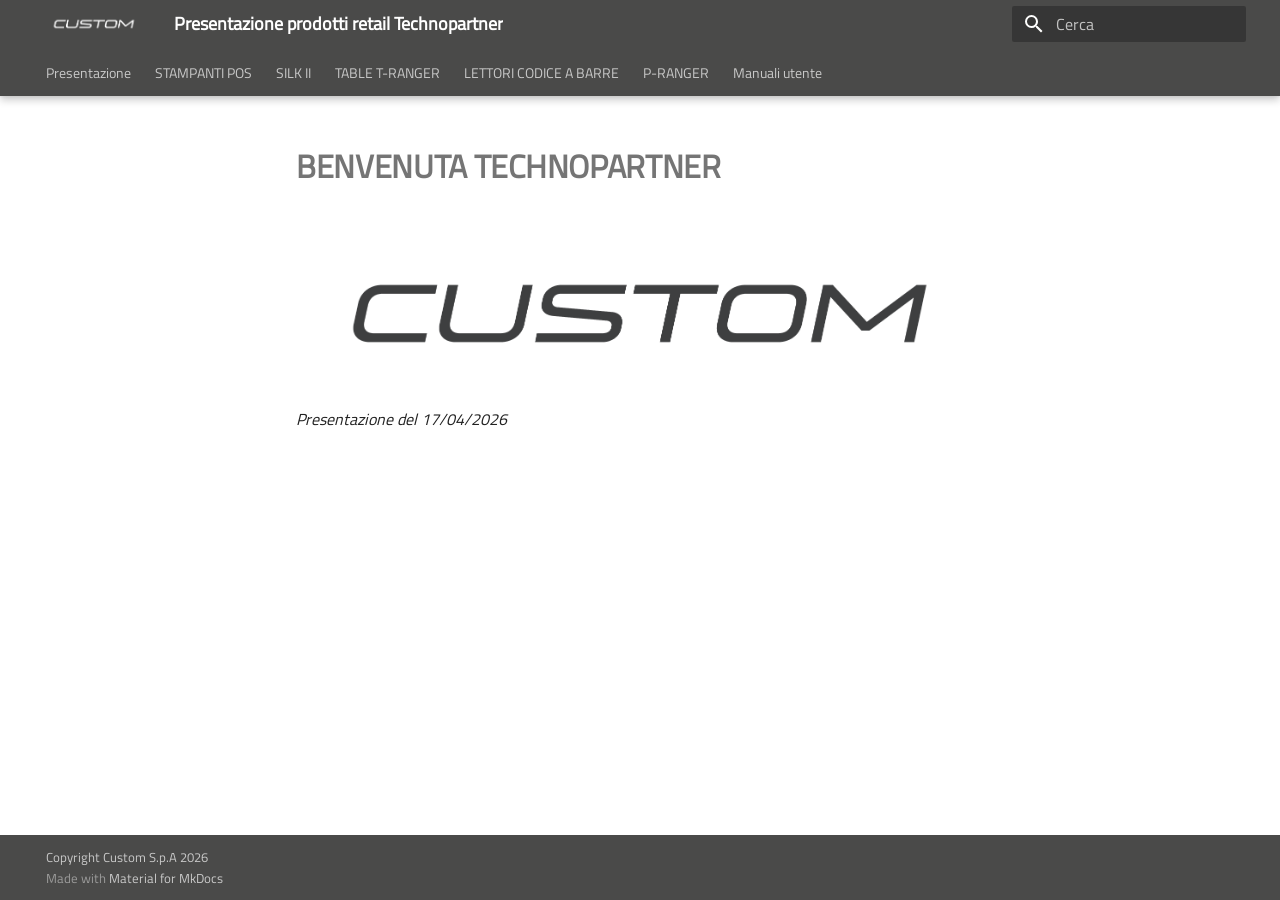
<file: index.html>
<!doctype html>
<html lang="it" class="no-js">
  <head>
    
      <meta charset="utf-8">
      <meta name="viewport" content="width=device-width,initial-scale=1">
      
      
        <meta name="author" content="Ivan Robuschi">
      
      
        <link rel="canonical" href="https://github.com/ivanrobuschi-custom/corso-tecnico-edge-n.git/">
      
      
      
      
        
      
      
      <link rel="icon" href="assets/icons/favicon.png">
      <meta name="generator" content="mkdocs-1.6.1, mkdocs-material-9.7.6">
    
    
      
        <title>Presentazione prodotti retail Technopartner</title>
      
    
    
      <link rel="stylesheet" href="assets/stylesheets/main.484c7ddc.min.css">
      
        
        <link rel="stylesheet" href="assets/stylesheets/palette.ab4e12ef.min.css">
      
      


    
    
      
    
    
      
        
        
        <link rel="preconnect" href="https://fonts.gstatic.com" crossorigin>
        <link rel="stylesheet" href="https://fonts.googleapis.com/css?family=Roboto:300,300i,400,400i,700,700i%7CRoboto+Mono:400,400i,700,700i&display=fallback">
        <style>:root{--md-text-font:"Roboto";--md-code-font:"Roboto Mono"}</style>
      
    
    
      <link rel="stylesheet" href="stylesheets/extra.css">
    
    <script>__md_scope=new URL(".",location),__md_hash=e=>[...e].reduce(((e,_)=>(e<<5)-e+_.charCodeAt(0)),0),__md_get=(e,_=localStorage,t=__md_scope)=>JSON.parse(_.getItem(t.pathname+"."+e)),__md_set=(e,_,t=localStorage,a=__md_scope)=>{try{t.setItem(a.pathname+"."+e,JSON.stringify(_))}catch(e){}}</script>
    
      

    
    
  </head>
  
  
    
    
    
    
    
    <body dir="ltr" data-md-color-scheme="default" data-md-color-primary="blue-grey" data-md-color-accent="indigo">
  
    
    <input class="md-toggle" data-md-toggle="drawer" type="checkbox" id="__drawer" autocomplete="off">
    <input class="md-toggle" data-md-toggle="search" type="checkbox" id="__search" autocomplete="off">
    <label class="md-overlay" for="__drawer"></label>
    <div data-md-component="skip">
      
        
        <a href="#benvenuta-technopartner" class="md-skip">
          Vai al contenuto
        </a>
      
    </div>
    <div data-md-component="announce">
      
    </div>
    
    
      

  

<header class="md-header md-header--shadow md-header--lifted" data-md-component="header">
  <nav class="md-header__inner md-grid" aria-label="Intestazione">
    <a href="." title="Presentazione prodotti retail Technopartner" class="md-header__button md-logo" aria-label="Presentazione prodotti retail Technopartner" data-md-component="logo">
      
  <img src="assets/icons/logo.png" alt="logo">

    </a>
    <label class="md-header__button md-icon" for="__drawer">
      
      <svg xmlns="http://www.w3.org/2000/svg" viewBox="0 0 24 24"><path d="M3 6h18v2H3zm0 5h18v2H3zm0 5h18v2H3z"/></svg>
    </label>
    <div class="md-header__title" data-md-component="header-title">
      <div class="md-header__ellipsis">
        <div class="md-header__topic">
          <span class="md-ellipsis">
            Presentazione prodotti retail Technopartner
          </span>
        </div>
        <div class="md-header__topic" data-md-component="header-topic">
          <span class="md-ellipsis">
            
              BENVENUTA TECHNOPARTNER
            
          </span>
        </div>
      </div>
    </div>
    
      
    
    
    
    
      
      
        <label class="md-header__button md-icon" for="__search">
          
          <svg xmlns="http://www.w3.org/2000/svg" viewBox="0 0 24 24"><path d="M9.5 3A6.5 6.5 0 0 1 16 9.5c0 1.61-.59 3.09-1.56 4.23l.27.27h.79l5 5-1.5 1.5-5-5v-.79l-.27-.27A6.52 6.52 0 0 1 9.5 16 6.5 6.5 0 0 1 3 9.5 6.5 6.5 0 0 1 9.5 3m0 2C7 5 5 7 5 9.5S7 14 9.5 14 14 12 14 9.5 12 5 9.5 5"/></svg>
        </label>
        <div class="md-search" data-md-component="search" role="dialog">
  <label class="md-search__overlay" for="__search"></label>
  <div class="md-search__inner" role="search">
    <form class="md-search__form" name="search">
      <input type="text" class="md-search__input" name="query" aria-label="Cerca" placeholder="Cerca" autocapitalize="off" autocorrect="off" autocomplete="off" spellcheck="false" data-md-component="search-query" required>
      <label class="md-search__icon md-icon" for="__search">
        
        <svg xmlns="http://www.w3.org/2000/svg" viewBox="0 0 24 24"><path d="M9.5 3A6.5 6.5 0 0 1 16 9.5c0 1.61-.59 3.09-1.56 4.23l.27.27h.79l5 5-1.5 1.5-5-5v-.79l-.27-.27A6.52 6.52 0 0 1 9.5 16 6.5 6.5 0 0 1 3 9.5 6.5 6.5 0 0 1 9.5 3m0 2C7 5 5 7 5 9.5S7 14 9.5 14 14 12 14 9.5 12 5 9.5 5"/></svg>
        
        <svg xmlns="http://www.w3.org/2000/svg" viewBox="0 0 24 24"><path d="M20 11v2H8l5.5 5.5-1.42 1.42L4.16 12l7.92-7.92L13.5 5.5 8 11z"/></svg>
      </label>
      <nav class="md-search__options" aria-label="Cerca">
        
          <a href="javascript:void(0)" class="md-search__icon md-icon" title="Condividi" aria-label="Condividi" data-clipboard data-clipboard-text="" data-md-component="search-share" tabindex="-1">
            
            <svg xmlns="http://www.w3.org/2000/svg" viewBox="0 0 24 24"><path d="M18 16.08c-.76 0-1.44.3-1.96.77L8.91 12.7c.05-.23.09-.46.09-.7s-.04-.47-.09-.7l7.05-4.11c.54.5 1.25.81 2.04.81a3 3 0 0 0 3-3 3 3 0 0 0-3-3 3 3 0 0 0-3 3c0 .24.04.47.09.7L8.04 9.81C7.5 9.31 6.79 9 6 9a3 3 0 0 0-3 3 3 3 0 0 0 3 3c.79 0 1.5-.31 2.04-.81l7.12 4.15c-.05.21-.08.43-.08.66 0 1.61 1.31 2.91 2.92 2.91s2.92-1.3 2.92-2.91A2.92 2.92 0 0 0 18 16.08"/></svg>
          </a>
        
        <button type="reset" class="md-search__icon md-icon" title="Cancella" aria-label="Cancella" tabindex="-1">
          
          <svg xmlns="http://www.w3.org/2000/svg" viewBox="0 0 24 24"><path d="M19 6.41 17.59 5 12 10.59 6.41 5 5 6.41 10.59 12 5 17.59 6.41 19 12 13.41 17.59 19 19 17.59 13.41 12z"/></svg>
        </button>
      </nav>
      
        <div class="md-search__suggest" data-md-component="search-suggest"></div>
      
    </form>
    <div class="md-search__output">
      <div class="md-search__scrollwrap" tabindex="0" data-md-scrollfix>
        <div class="md-search-result" data-md-component="search-result">
          <div class="md-search-result__meta">
            Inizializza la ricerca
          </div>
          <ol class="md-search-result__list" role="presentation"></ol>
        </div>
      </div>
    </div>
  </div>
</div>
      
    
    
  </nav>
  
    
      
<nav class="md-tabs" aria-label="Tabs" data-md-component="tabs">
  <div class="md-grid">
    <ul class="md-tabs__list">
      
        
  
  
  
  
    <li class="md-tabs__item">
      <a href="presentazione/" class="md-tabs__link">
        
  
  
    
  
  Presentazione

      </a>
    </li>
  

      
        
  
  
  
  
    
    
      <li class="md-tabs__item">
        <a href="k3_highspeed/" class="md-tabs__link">
          
  
  
    
  
  STAMPANTI POS

        </a>
      </li>
    
  

      
        
  
  
  
  
    <li class="md-tabs__item">
      <a href="silk/" class="md-tabs__link">
        
  
  
    
  
  SILK II

      </a>
    </li>
  

      
        
  
  
  
  
    <li class="md-tabs__item">
      <a href="tranger/" class="md-tabs__link">
        
  
  
    
  
  TABLE T-RANGER

      </a>
    </li>
  

      
        
  
  
  
  
    <li class="md-tabs__item">
      <a href="barcode/" class="md-tabs__link">
        
  
  
    
  
  LETTORI CODICE A BARRE

      </a>
    </li>
  

      
        
  
  
  
  
    <li class="md-tabs__item">
      <a href="pranger/" class="md-tabs__link">
        
  
  
    
  
  P-RANGER

      </a>
    </li>
  

      
        
  
  
  
  
    <li class="md-tabs__item">
      <a href="manuali/" class="md-tabs__link">
        
  
  
    
  
  Manuali utente

      </a>
    </li>
  

      
    </ul>
  </div>
</nav>
    
  
</header>
    
    <div class="md-container" data-md-component="container">
      
      
        
      
      <main class="md-main" data-md-component="main">
        <div class="md-main__inner md-grid">
          
            
              
              <div class="md-sidebar md-sidebar--primary" data-md-component="sidebar" data-md-type="navigation" >
                <div class="md-sidebar__scrollwrap">
                  <div class="md-sidebar__inner">
                    


  


<nav class="md-nav md-nav--primary md-nav--lifted" aria-label="Navigazione" data-md-level="0">
  <label class="md-nav__title" for="__drawer">
    <a href="." title="Presentazione prodotti retail Technopartner" class="md-nav__button md-logo" aria-label="Presentazione prodotti retail Technopartner" data-md-component="logo">
      
  <img src="assets/icons/logo.png" alt="logo">

    </a>
    Presentazione prodotti retail Technopartner
  </label>
  
  <ul class="md-nav__list" data-md-scrollfix>
    
      
      
  
  
  
  
    <li class="md-nav__item">
      <a href="presentazione/" class="md-nav__link">
        
  
  
  <span class="md-ellipsis">
    
  
    Presentazione
  

    
  </span>
  
  

      </a>
    </li>
  

    
      
      
  
  
  
  
    
    
      
        
      
        
      
        
      
        
      
        
      
        
      
    
    
    
      
      
        
      
    
    
      
        
        
      
    
    <li class="md-nav__item md-nav__item--pruned md-nav__item--nested">
      
        
  
  
  
    <a href="k3_highspeed/" class="md-nav__link">
      
  
  
  <span class="md-ellipsis">
    
  
    STAMPANTI POS
  

    
  </span>
  
  

      
        <span class="md-nav__icon md-icon"></span>
      
    </a>
  

      
    </li>
  

    
      
      
  
  
  
  
    <li class="md-nav__item">
      <a href="silk/" class="md-nav__link">
        
  
  
  <span class="md-ellipsis">
    
  
    SILK II
  

    
  </span>
  
  

      </a>
    </li>
  

    
      
      
  
  
  
  
    <li class="md-nav__item">
      <a href="tranger/" class="md-nav__link">
        
  
  
  <span class="md-ellipsis">
    
  
    TABLE T-RANGER
  

    
  </span>
  
  

      </a>
    </li>
  

    
      
      
  
  
  
  
    <li class="md-nav__item">
      <a href="barcode/" class="md-nav__link">
        
  
  
  <span class="md-ellipsis">
    
  
    LETTORI CODICE A BARRE
  

    
  </span>
  
  

      </a>
    </li>
  

    
      
      
  
  
  
  
    <li class="md-nav__item">
      <a href="pranger/" class="md-nav__link">
        
  
  
  <span class="md-ellipsis">
    
  
    P-RANGER
  

    
  </span>
  
  

      </a>
    </li>
  

    
      
      
  
  
  
  
    <li class="md-nav__item">
      <a href="manuali/" class="md-nav__link">
        
  
  
  <span class="md-ellipsis">
    
  
    Manuali utente
  

    
  </span>
  
  

      </a>
    </li>
  

    
  </ul>
</nav>
                  </div>
                </div>
              </div>
            
            
              
              <div class="md-sidebar md-sidebar--secondary" data-md-component="sidebar" data-md-type="toc" >
                <div class="md-sidebar__scrollwrap">
                  <div class="md-sidebar__inner">
                    

<nav class="md-nav md-nav--secondary" aria-label="Indice">
  
  
  
    
  
  
</nav>
                  </div>
                </div>
              </div>
            
          
          
            <div class="md-content" data-md-component="content">
              
                




              
              <article class="md-content__inner md-typeset">
                
                  



<h1 id="benvenuta-technopartner"><strong>BENVENUTA TECHNOPARTNER</strong></h1>
<p><img alt="" src="assets/images/HOME.png" />
<em>Presentazione del 17/04/2026</em></p>












                
              </article>
            </div>
          
          
<script>var target=document.getElementById(location.hash.slice(1));target&&target.name&&(target.checked=target.name.startsWith("__tabbed_"))</script>
        </div>
        
          <button type="button" class="md-top md-icon" data-md-component="top" hidden>
  
  <svg xmlns="http://www.w3.org/2000/svg" viewBox="0 0 24 24"><path d="M13 20h-2V8l-5.5 5.5-1.42-1.42L12 4.16l7.92 7.92-1.42 1.42L13 8z"/></svg>
  Torna su
</button>
        
      </main>
      
        <footer class="md-footer">
  
    
  
  <div class="md-footer-meta md-typeset">
    <div class="md-footer-meta__inner md-grid">
      <div class="md-copyright">
  
    <div class="md-copyright__highlight">
      Copyright Custom S.p.A 2026
    </div>
  
  
    Made with
    <a href="https://squidfunk.github.io/mkdocs-material/" target="_blank" rel="noopener">
      Material for MkDocs
    </a>
  
</div>
      
    </div>
  </div>
</footer>
      
    </div>
    <div class="md-dialog" data-md-component="dialog">
      <div class="md-dialog__inner md-typeset"></div>
    </div>
    
      <div class="md-progress" data-md-component="progress" role="progressbar"></div>
    
    
    
      
      
      <script id="__config" type="application/json">{"annotate": null, "base": ".", "features": ["navigation.instant", "navigation.instant.prefetch", "navigation.instant.preview", "navigation.instant.progress", "navigation.tracking", "navigation.tabs", "navigation.tabs.sticky", "navigation.path", "navigation.sections", "navigation.prune", "navigation.indexes", "navigation.top", "search.suggest", "search.highlight", "search.share", "navigation.footer"], "search": "assets/javascripts/workers/search.2c215733.min.js", "tags": null, "translations": {"clipboard.copied": "Copiato", "clipboard.copy": "Copia", "search.result.more.one": "1 altro in questa pagina", "search.result.more.other": "# altri in questa pagina", "search.result.none": "Nessun documento trovato", "search.result.one": "1 documento trovato", "search.result.other": "# documenti trovati", "search.result.placeholder": "Scrivi per iniziare a cercare", "search.result.term.missing": "Non presente", "select.version": "Seleziona la versione"}, "version": null}</script>
    
    
      <script src="assets/javascripts/bundle.79ae519e.min.js"></script>
      
    
  </body>
</html>
</file>
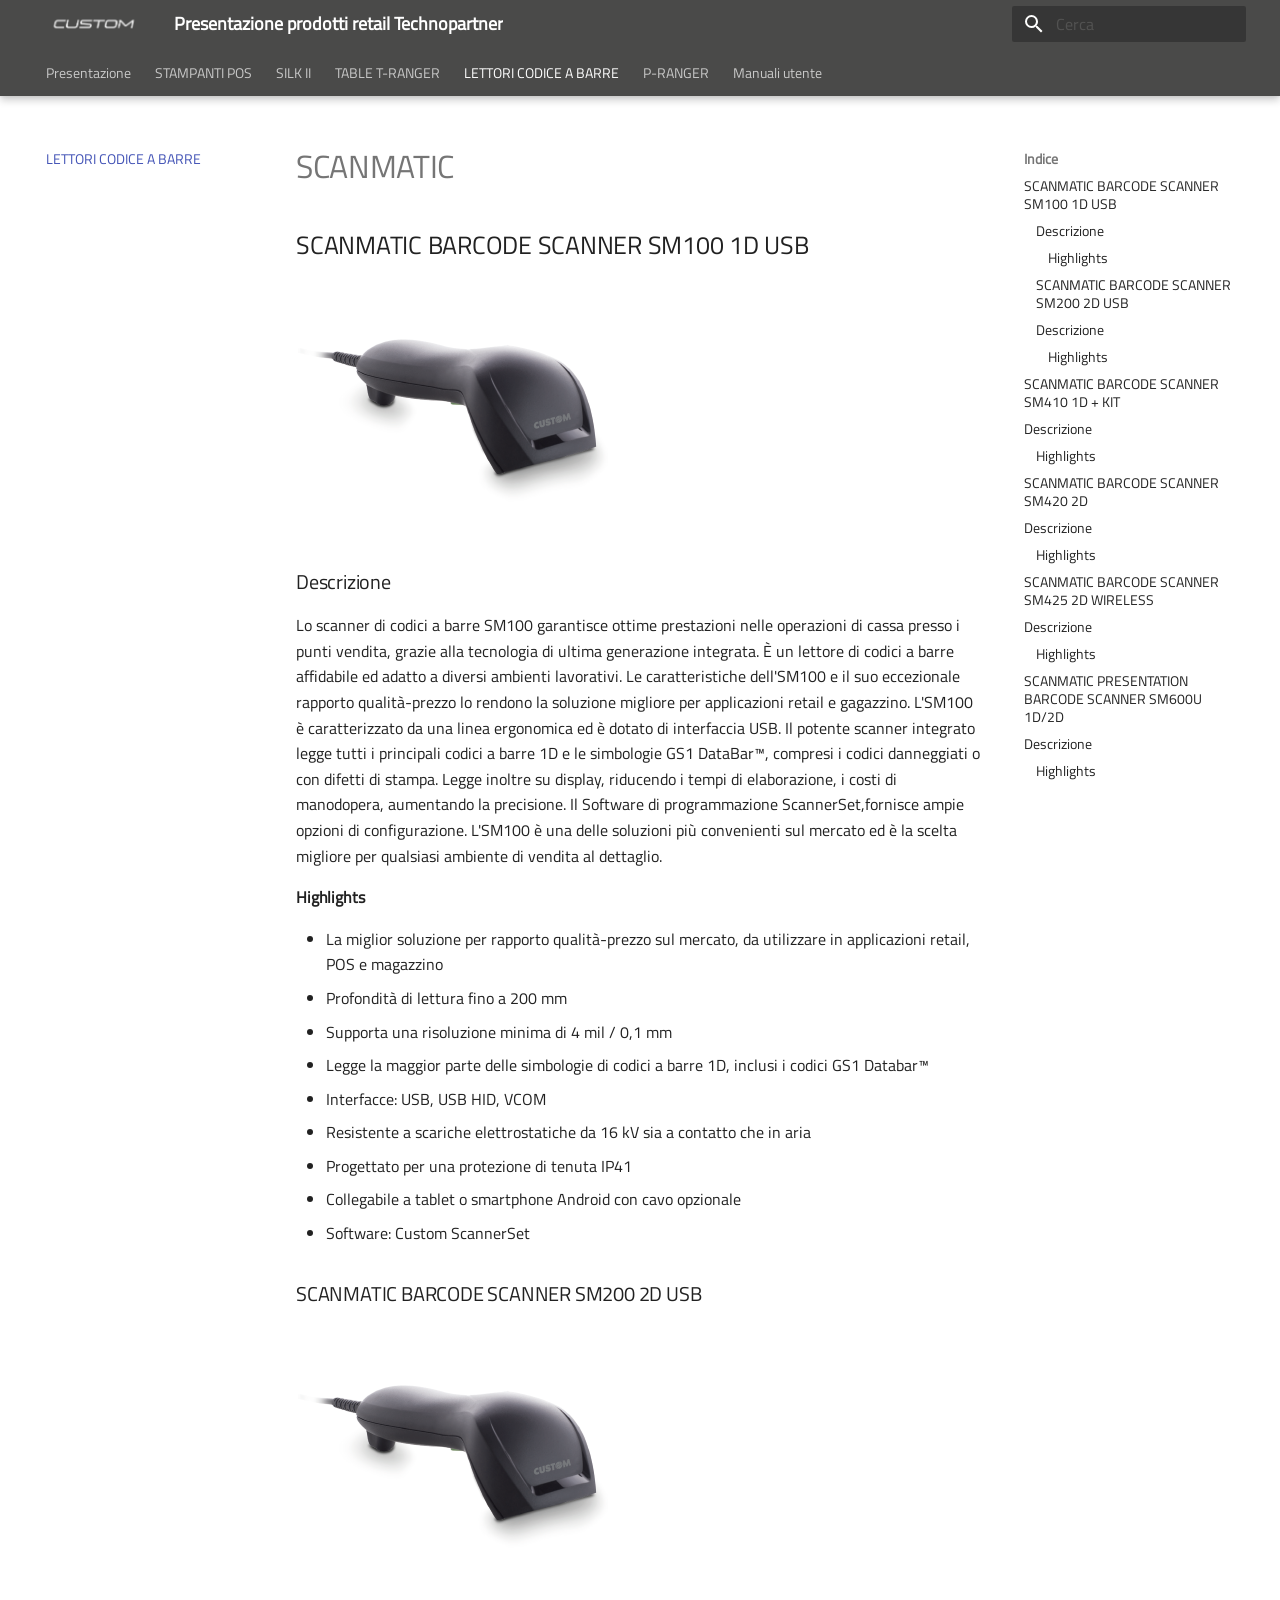
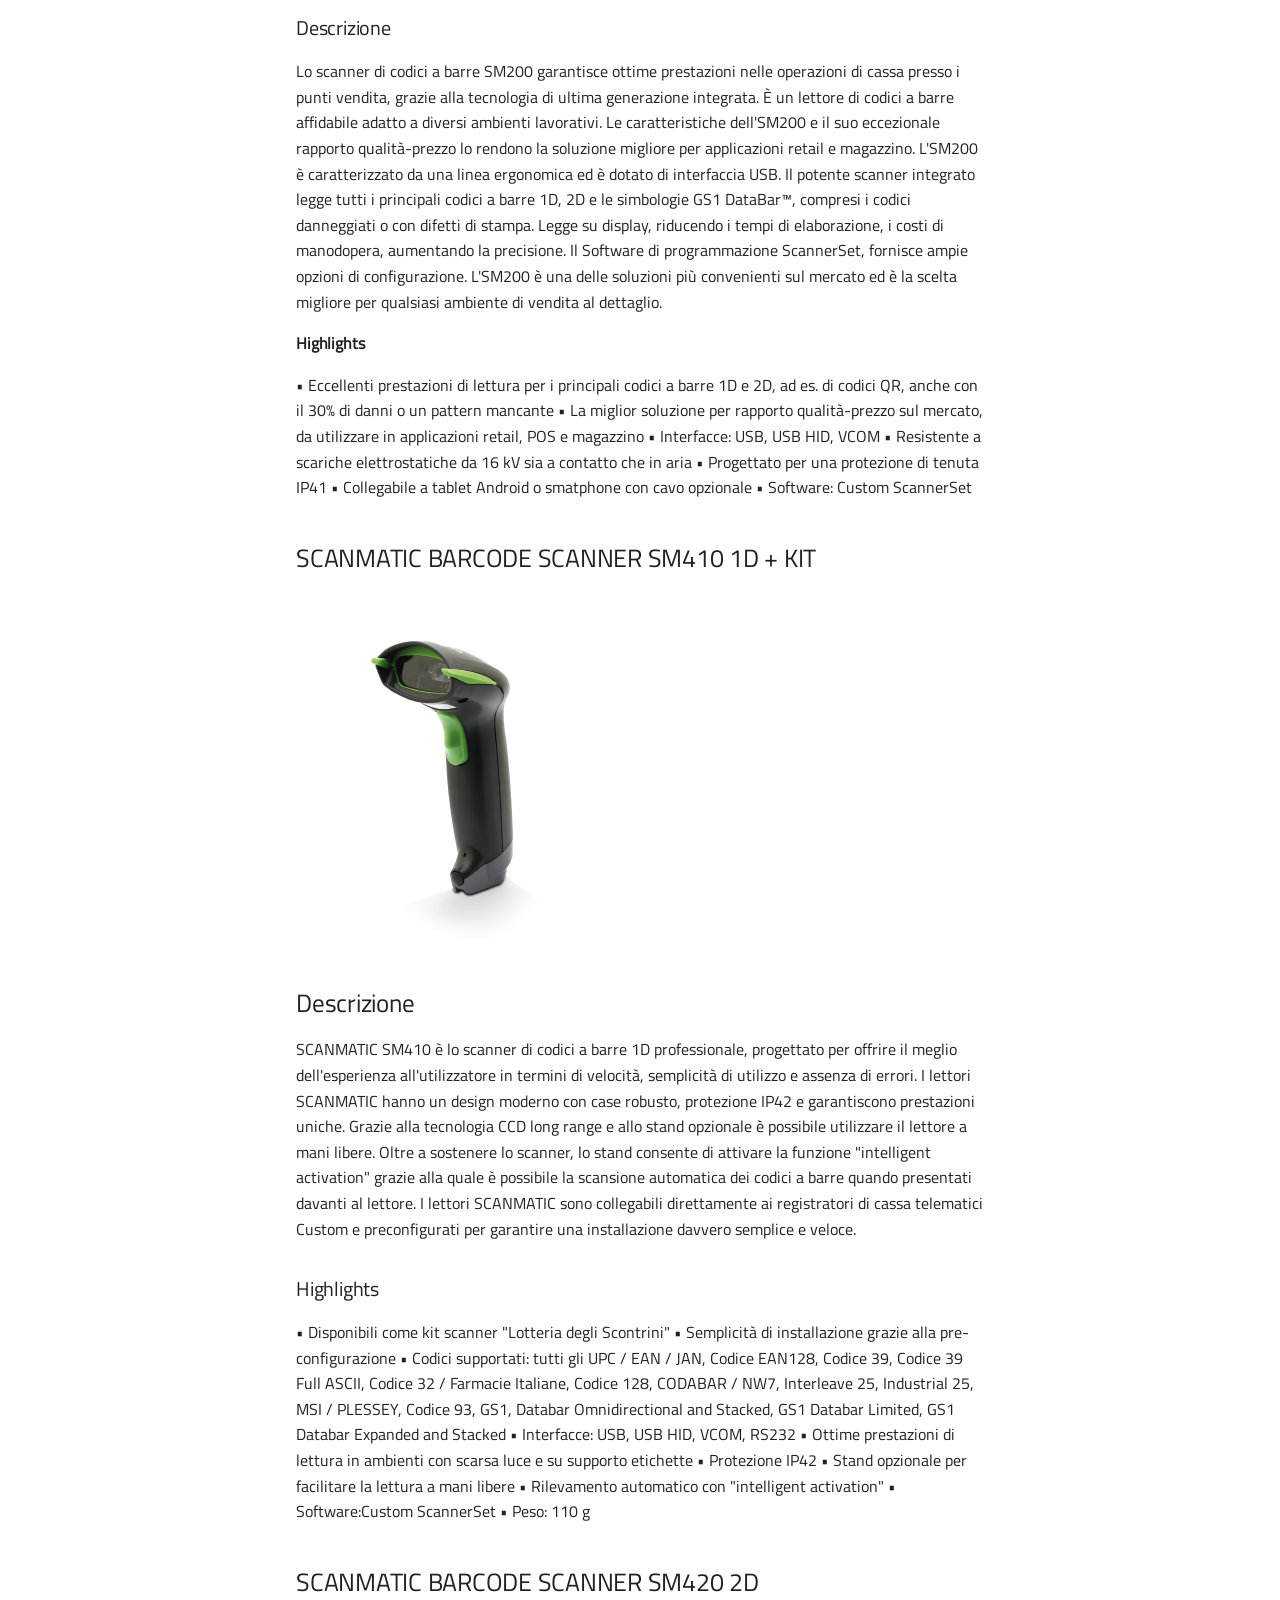
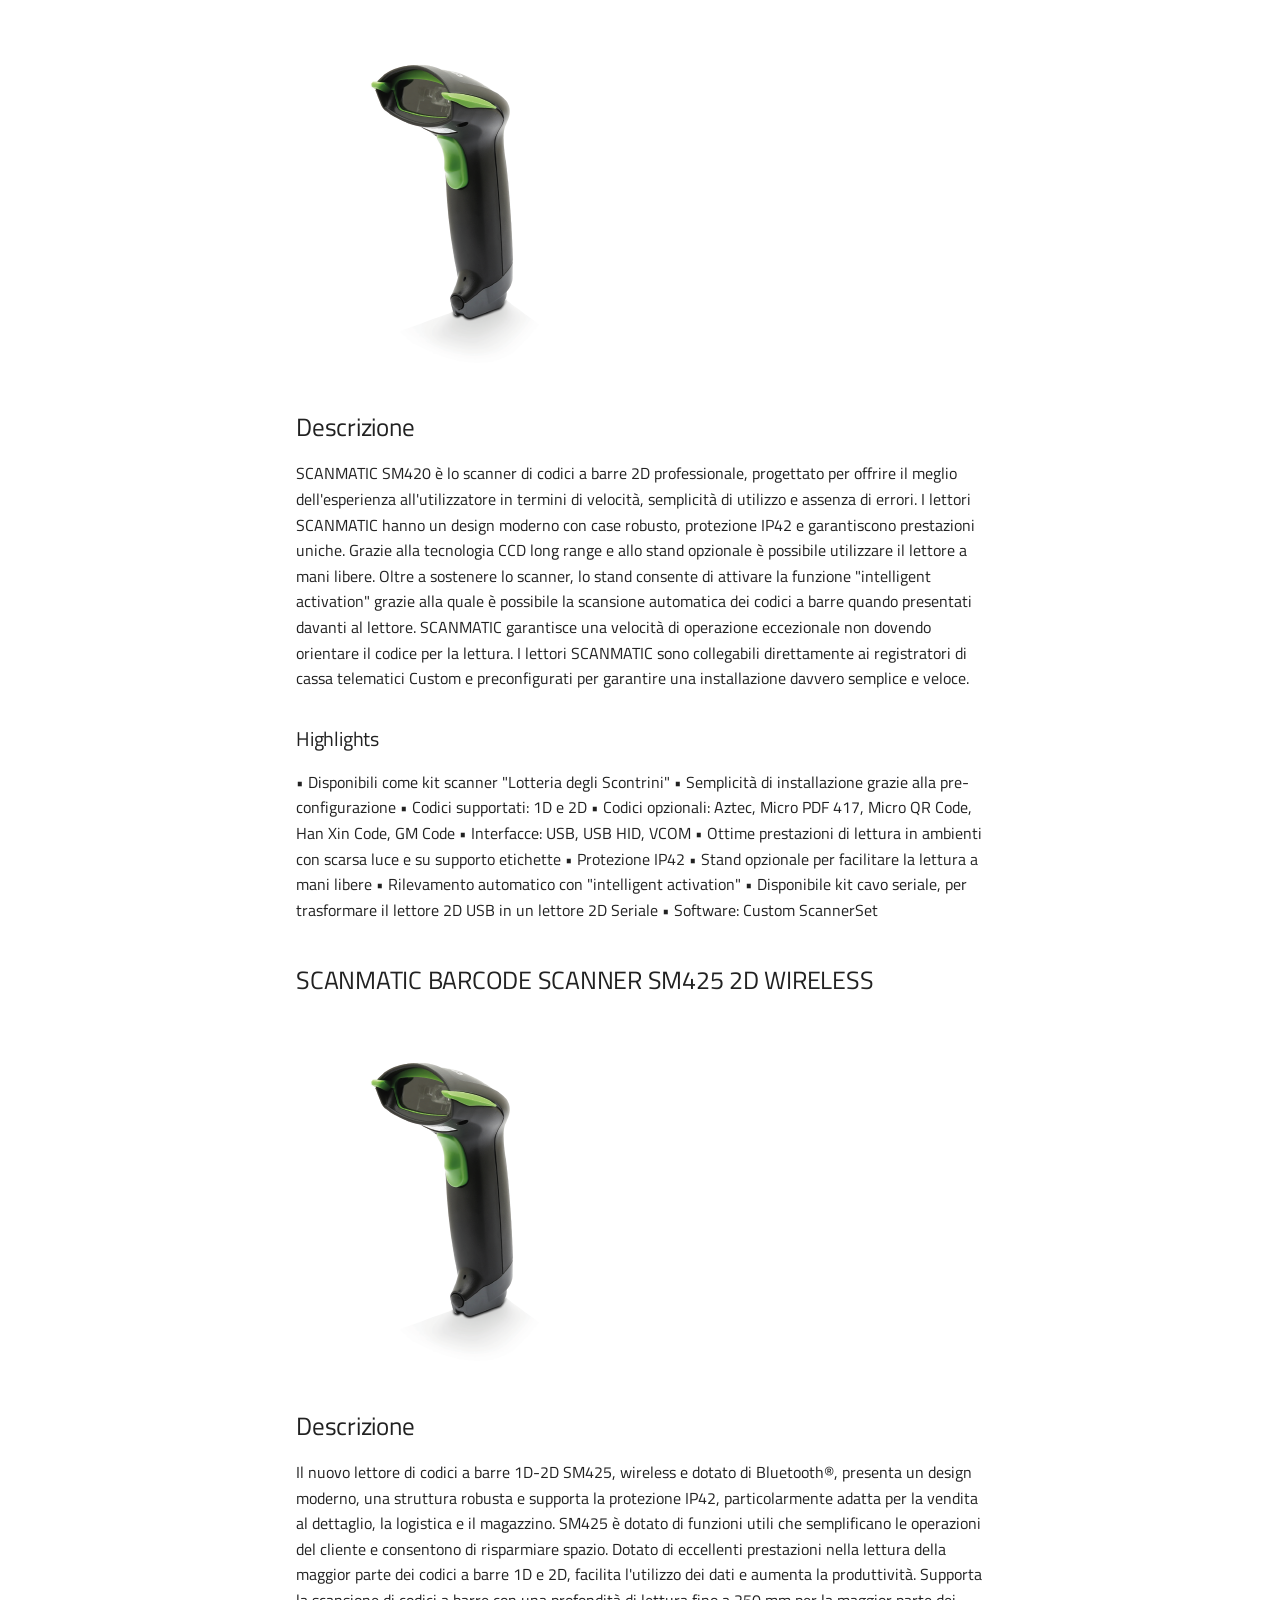
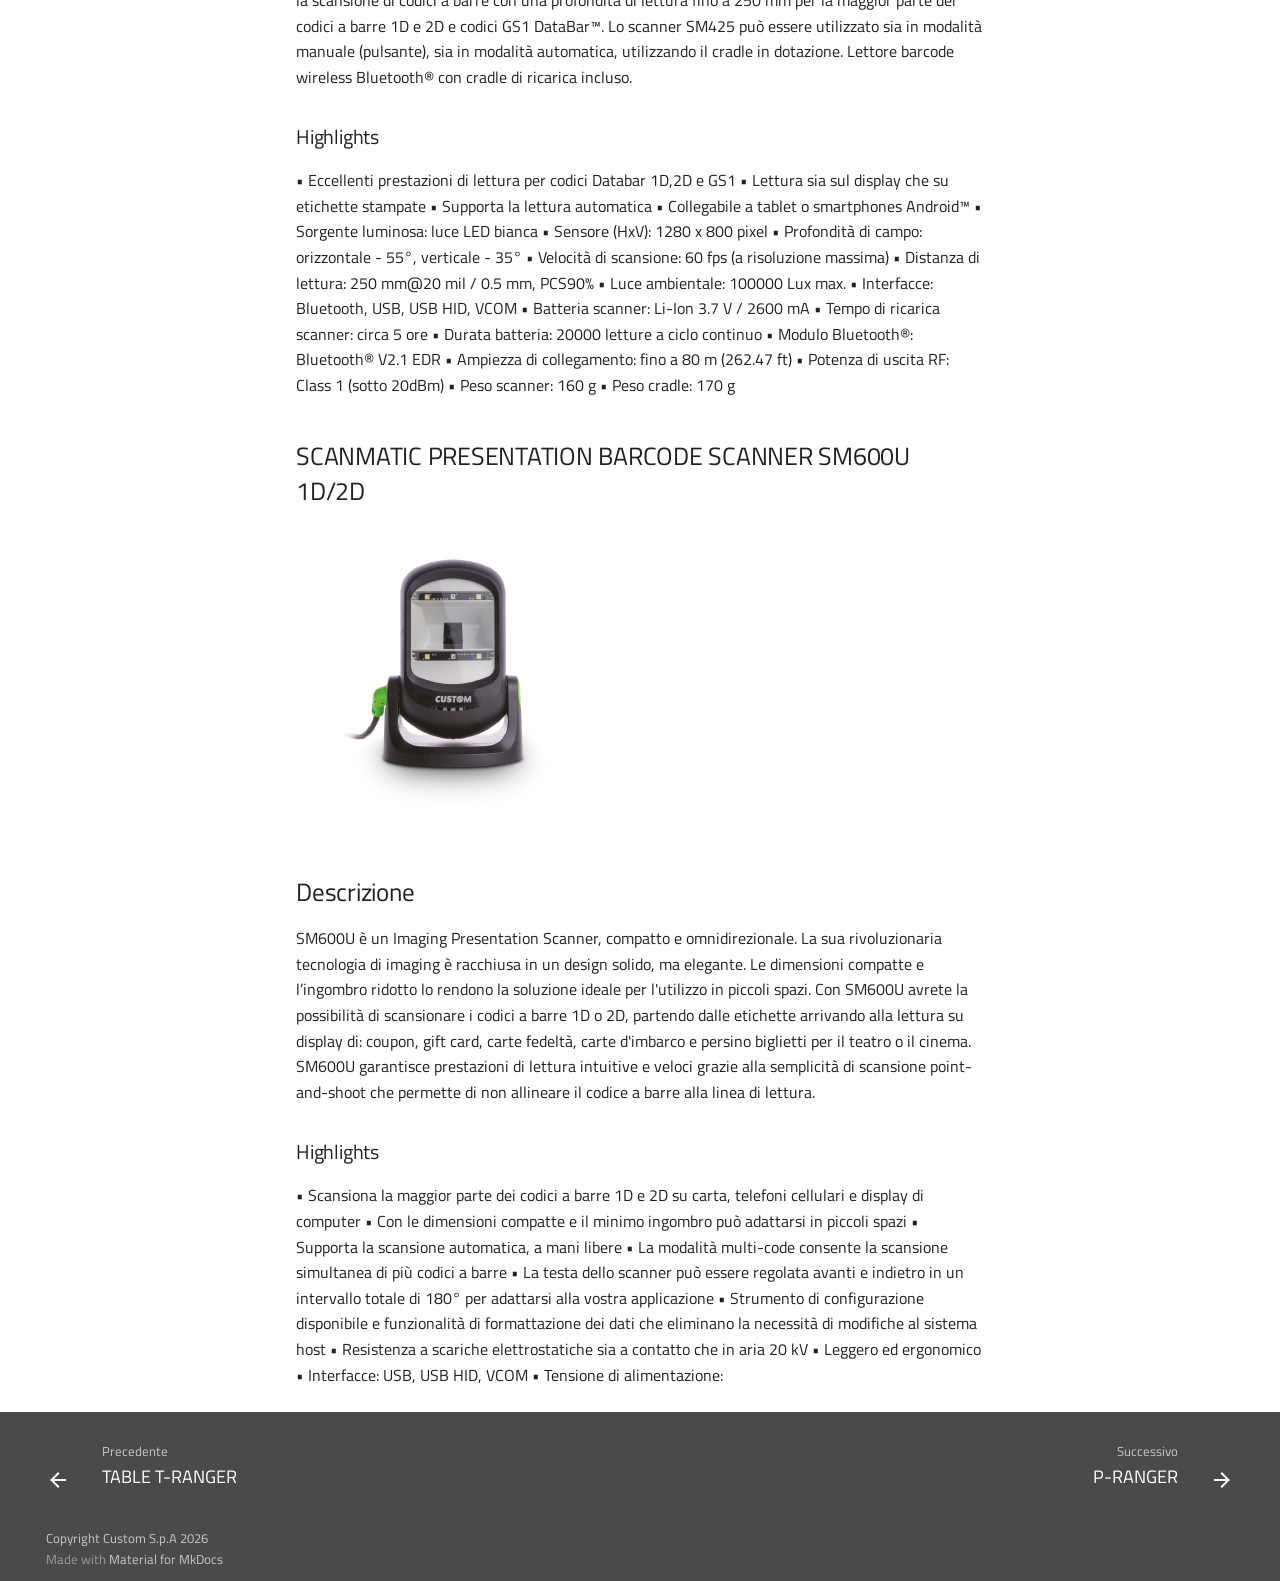
<file: barcode/index.html>
<!doctype html>
<html lang="it" class="no-js">
  <head>
    
      <meta charset="utf-8">
      <meta name="viewport" content="width=device-width,initial-scale=1">
      
      
        <meta name="author" content="Ivan Robuschi">
      
      
        <link rel="canonical" href="https://github.com/ivanrobuschi-custom/corso-tecnico-edge-n.git/barcode/">
      
      
        <link rel="prev" href="../tranger/">
      
      
        <link rel="next" href="../pranger/">
      
      
        
      
      
      <link rel="icon" href="../assets/icons/favicon.png">
      <meta name="generator" content="mkdocs-1.6.1, mkdocs-material-9.7.6">
    
    
      
        <title>LETTORI CODICE A BARRE - Presentazione prodotti retail Technopartner</title>
      
    
    
      <link rel="stylesheet" href="../assets/stylesheets/main.484c7ddc.min.css">
      
        
        <link rel="stylesheet" href="../assets/stylesheets/palette.ab4e12ef.min.css">
      
      


    
    
      
    
    
      
        
        
        <link rel="preconnect" href="https://fonts.gstatic.com" crossorigin>
        <link rel="stylesheet" href="https://fonts.googleapis.com/css?family=Roboto:300,300i,400,400i,700,700i%7CRoboto+Mono:400,400i,700,700i&display=fallback">
        <style>:root{--md-text-font:"Roboto";--md-code-font:"Roboto Mono"}</style>
      
    
    
      <link rel="stylesheet" href="../stylesheets/extra.css">
    
    <script>__md_scope=new URL("..",location),__md_hash=e=>[...e].reduce(((e,_)=>(e<<5)-e+_.charCodeAt(0)),0),__md_get=(e,_=localStorage,t=__md_scope)=>JSON.parse(_.getItem(t.pathname+"."+e)),__md_set=(e,_,t=localStorage,a=__md_scope)=>{try{t.setItem(a.pathname+"."+e,JSON.stringify(_))}catch(e){}}</script>
    
      

    
    
  </head>
  
  
    
    
    
    
    
    <body dir="ltr" data-md-color-scheme="default" data-md-color-primary="blue-grey" data-md-color-accent="indigo">
  
    
    <input class="md-toggle" data-md-toggle="drawer" type="checkbox" id="__drawer" autocomplete="off">
    <input class="md-toggle" data-md-toggle="search" type="checkbox" id="__search" autocomplete="off">
    <label class="md-overlay" for="__drawer"></label>
    <div data-md-component="skip">
      
        
        <a href="#scanmatic" class="md-skip">
          Vai al contenuto
        </a>
      
    </div>
    <div data-md-component="announce">
      
    </div>
    
    
      

  

<header class="md-header md-header--shadow md-header--lifted" data-md-component="header">
  <nav class="md-header__inner md-grid" aria-label="Intestazione">
    <a href=".." title="Presentazione prodotti retail Technopartner" class="md-header__button md-logo" aria-label="Presentazione prodotti retail Technopartner" data-md-component="logo">
      
  <img src="../assets/icons/logo.png" alt="logo">

    </a>
    <label class="md-header__button md-icon" for="__drawer">
      
      <svg xmlns="http://www.w3.org/2000/svg" viewBox="0 0 24 24"><path d="M3 6h18v2H3zm0 5h18v2H3zm0 5h18v2H3z"/></svg>
    </label>
    <div class="md-header__title" data-md-component="header-title">
      <div class="md-header__ellipsis">
        <div class="md-header__topic">
          <span class="md-ellipsis">
            Presentazione prodotti retail Technopartner
          </span>
        </div>
        <div class="md-header__topic" data-md-component="header-topic">
          <span class="md-ellipsis">
            
              LETTORI CODICE A BARRE
            
          </span>
        </div>
      </div>
    </div>
    
      
    
    
    
    
      
      
        <label class="md-header__button md-icon" for="__search">
          
          <svg xmlns="http://www.w3.org/2000/svg" viewBox="0 0 24 24"><path d="M9.5 3A6.5 6.5 0 0 1 16 9.5c0 1.61-.59 3.09-1.56 4.23l.27.27h.79l5 5-1.5 1.5-5-5v-.79l-.27-.27A6.52 6.52 0 0 1 9.5 16 6.5 6.5 0 0 1 3 9.5 6.5 6.5 0 0 1 9.5 3m0 2C7 5 5 7 5 9.5S7 14 9.5 14 14 12 14 9.5 12 5 9.5 5"/></svg>
        </label>
        <div class="md-search" data-md-component="search" role="dialog">
  <label class="md-search__overlay" for="__search"></label>
  <div class="md-search__inner" role="search">
    <form class="md-search__form" name="search">
      <input type="text" class="md-search__input" name="query" aria-label="Cerca" placeholder="Cerca" autocapitalize="off" autocorrect="off" autocomplete="off" spellcheck="false" data-md-component="search-query" required>
      <label class="md-search__icon md-icon" for="__search">
        
        <svg xmlns="http://www.w3.org/2000/svg" viewBox="0 0 24 24"><path d="M9.5 3A6.5 6.5 0 0 1 16 9.5c0 1.61-.59 3.09-1.56 4.23l.27.27h.79l5 5-1.5 1.5-5-5v-.79l-.27-.27A6.52 6.52 0 0 1 9.5 16 6.5 6.5 0 0 1 3 9.5 6.5 6.5 0 0 1 9.5 3m0 2C7 5 5 7 5 9.5S7 14 9.5 14 14 12 14 9.5 12 5 9.5 5"/></svg>
        
        <svg xmlns="http://www.w3.org/2000/svg" viewBox="0 0 24 24"><path d="M20 11v2H8l5.5 5.5-1.42 1.42L4.16 12l7.92-7.92L13.5 5.5 8 11z"/></svg>
      </label>
      <nav class="md-search__options" aria-label="Cerca">
        
          <a href="javascript:void(0)" class="md-search__icon md-icon" title="Condividi" aria-label="Condividi" data-clipboard data-clipboard-text="" data-md-component="search-share" tabindex="-1">
            
            <svg xmlns="http://www.w3.org/2000/svg" viewBox="0 0 24 24"><path d="M18 16.08c-.76 0-1.44.3-1.96.77L8.91 12.7c.05-.23.09-.46.09-.7s-.04-.47-.09-.7l7.05-4.11c.54.5 1.25.81 2.04.81a3 3 0 0 0 3-3 3 3 0 0 0-3-3 3 3 0 0 0-3 3c0 .24.04.47.09.7L8.04 9.81C7.5 9.31 6.79 9 6 9a3 3 0 0 0-3 3 3 3 0 0 0 3 3c.79 0 1.5-.31 2.04-.81l7.12 4.15c-.05.21-.08.43-.08.66 0 1.61 1.31 2.91 2.92 2.91s2.92-1.3 2.92-2.91A2.92 2.92 0 0 0 18 16.08"/></svg>
          </a>
        
        <button type="reset" class="md-search__icon md-icon" title="Cancella" aria-label="Cancella" tabindex="-1">
          
          <svg xmlns="http://www.w3.org/2000/svg" viewBox="0 0 24 24"><path d="M19 6.41 17.59 5 12 10.59 6.41 5 5 6.41 10.59 12 5 17.59 6.41 19 12 13.41 17.59 19 19 17.59 13.41 12z"/></svg>
        </button>
      </nav>
      
        <div class="md-search__suggest" data-md-component="search-suggest"></div>
      
    </form>
    <div class="md-search__output">
      <div class="md-search__scrollwrap" tabindex="0" data-md-scrollfix>
        <div class="md-search-result" data-md-component="search-result">
          <div class="md-search-result__meta">
            Inizializza la ricerca
          </div>
          <ol class="md-search-result__list" role="presentation"></ol>
        </div>
      </div>
    </div>
  </div>
</div>
      
    
    
  </nav>
  
    
      
<nav class="md-tabs" aria-label="Tabs" data-md-component="tabs">
  <div class="md-grid">
    <ul class="md-tabs__list">
      
        
  
  
  
  
    <li class="md-tabs__item">
      <a href="../presentazione/" class="md-tabs__link">
        
  
  
    
  
  Presentazione

      </a>
    </li>
  

      
        
  
  
  
  
    
    
      <li class="md-tabs__item">
        <a href="../k3_highspeed/" class="md-tabs__link">
          
  
  
    
  
  STAMPANTI POS

        </a>
      </li>
    
  

      
        
  
  
  
  
    <li class="md-tabs__item">
      <a href="../silk/" class="md-tabs__link">
        
  
  
    
  
  SILK II

      </a>
    </li>
  

      
        
  
  
  
  
    <li class="md-tabs__item">
      <a href="../tranger/" class="md-tabs__link">
        
  
  
    
  
  TABLE T-RANGER

      </a>
    </li>
  

      
        
  
  
  
    
  
  
    <li class="md-tabs__item md-tabs__item--active">
      <a href="./" class="md-tabs__link">
        
  
  
    
  
  LETTORI CODICE A BARRE

      </a>
    </li>
  

      
        
  
  
  
  
    <li class="md-tabs__item">
      <a href="../pranger/" class="md-tabs__link">
        
  
  
    
  
  P-RANGER

      </a>
    </li>
  

      
        
  
  
  
  
    <li class="md-tabs__item">
      <a href="../manuali/" class="md-tabs__link">
        
  
  
    
  
  Manuali utente

      </a>
    </li>
  

      
    </ul>
  </div>
</nav>
    
  
</header>
    
    <div class="md-container" data-md-component="container">
      
      
        
      
      <main class="md-main" data-md-component="main">
        <div class="md-main__inner md-grid">
          
            
              
              <div class="md-sidebar md-sidebar--primary" data-md-component="sidebar" data-md-type="navigation" >
                <div class="md-sidebar__scrollwrap">
                  <div class="md-sidebar__inner">
                    


  


<nav class="md-nav md-nav--primary md-nav--lifted" aria-label="Navigazione" data-md-level="0">
  <label class="md-nav__title" for="__drawer">
    <a href=".." title="Presentazione prodotti retail Technopartner" class="md-nav__button md-logo" aria-label="Presentazione prodotti retail Technopartner" data-md-component="logo">
      
  <img src="../assets/icons/logo.png" alt="logo">

    </a>
    Presentazione prodotti retail Technopartner
  </label>
  
  <ul class="md-nav__list" data-md-scrollfix>
    
      
      
  
  
  
  
    <li class="md-nav__item">
      <a href="../presentazione/" class="md-nav__link">
        
  
  
  <span class="md-ellipsis">
    
  
    Presentazione
  

    
  </span>
  
  

      </a>
    </li>
  

    
      
      
  
  
  
  
    
    
      
        
      
        
      
        
      
        
      
        
      
        
      
    
    
    
      
      
        
      
    
    
      
        
        
      
    
    <li class="md-nav__item md-nav__item--pruned md-nav__item--nested">
      
        
  
  
  
    <a href="../k3_highspeed/" class="md-nav__link">
      
  
  
  <span class="md-ellipsis">
    
  
    STAMPANTI POS
  

    
  </span>
  
  

      
        <span class="md-nav__icon md-icon"></span>
      
    </a>
  

      
    </li>
  

    
      
      
  
  
  
  
    <li class="md-nav__item">
      <a href="../silk/" class="md-nav__link">
        
  
  
  <span class="md-ellipsis">
    
  
    SILK II
  

    
  </span>
  
  

      </a>
    </li>
  

    
      
      
  
  
  
  
    <li class="md-nav__item">
      <a href="../tranger/" class="md-nav__link">
        
  
  
  <span class="md-ellipsis">
    
  
    TABLE T-RANGER
  

    
  </span>
  
  

      </a>
    </li>
  

    
      
      
  
  
    
  
  
  
    <li class="md-nav__item md-nav__item--active">
      
      <input class="md-nav__toggle md-toggle" type="checkbox" id="__toc">
      
      
        
      
      
        <label class="md-nav__link md-nav__link--active" for="__toc">
          
  
  
  <span class="md-ellipsis">
    
  
    LETTORI CODICE A BARRE
  

    
  </span>
  
  

          <span class="md-nav__icon md-icon"></span>
        </label>
      
      <a href="./" class="md-nav__link md-nav__link--active">
        
  
  
  <span class="md-ellipsis">
    
  
    LETTORI CODICE A BARRE
  

    
  </span>
  
  

      </a>
      
        

<nav class="md-nav md-nav--secondary" aria-label="Indice">
  
  
  
    
  
  
    <label class="md-nav__title" for="__toc">
      <span class="md-nav__icon md-icon"></span>
      Indice
    </label>
    <ul class="md-nav__list" data-md-component="toc" data-md-scrollfix>
      
        <li class="md-nav__item">
  <a href="#scanmatic-barcode-scanner-sm100-1d-usb" class="md-nav__link">
    <span class="md-ellipsis">
      
        SCANMATIC BARCODE SCANNER SM100 1D USB
      
    </span>
  </a>
  
    <nav class="md-nav" aria-label="SCANMATIC BARCODE SCANNER SM100 1D USB">
      <ul class="md-nav__list">
        
          <li class="md-nav__item">
  <a href="#descrizione" class="md-nav__link">
    <span class="md-ellipsis">
      
        Descrizione
      
    </span>
  </a>
  
    <nav class="md-nav" aria-label="Descrizione">
      <ul class="md-nav__list">
        
          <li class="md-nav__item">
  <a href="#highlights" class="md-nav__link">
    <span class="md-ellipsis">
      
        Highlights
      
    </span>
  </a>
  
</li>
        
      </ul>
    </nav>
  
</li>
        
          <li class="md-nav__item">
  <a href="#scanmatic-barcode-scanner-sm200-2d-usb" class="md-nav__link">
    <span class="md-ellipsis">
      
        SCANMATIC BARCODE SCANNER SM200 2D USB
      
    </span>
  </a>
  
</li>
        
          <li class="md-nav__item">
  <a href="#descrizione_1" class="md-nav__link">
    <span class="md-ellipsis">
      
        Descrizione
      
    </span>
  </a>
  
    <nav class="md-nav" aria-label="Descrizione">
      <ul class="md-nav__list">
        
          <li class="md-nav__item">
  <a href="#highlights_1" class="md-nav__link">
    <span class="md-ellipsis">
      
        Highlights
      
    </span>
  </a>
  
</li>
        
      </ul>
    </nav>
  
</li>
        
      </ul>
    </nav>
  
</li>
      
        <li class="md-nav__item">
  <a href="#scanmatic-barcode-scanner-sm410-1d-kit" class="md-nav__link">
    <span class="md-ellipsis">
      
        SCANMATIC BARCODE SCANNER SM410 1D + KIT
      
    </span>
  </a>
  
</li>
      
        <li class="md-nav__item">
  <a href="#descrizione_2" class="md-nav__link">
    <span class="md-ellipsis">
      
        Descrizione
      
    </span>
  </a>
  
    <nav class="md-nav" aria-label="Descrizione">
      <ul class="md-nav__list">
        
          <li class="md-nav__item">
  <a href="#highlights_2" class="md-nav__link">
    <span class="md-ellipsis">
      
        Highlights
      
    </span>
  </a>
  
</li>
        
      </ul>
    </nav>
  
</li>
      
        <li class="md-nav__item">
  <a href="#scanmatic-barcode-scanner-sm420-2d" class="md-nav__link">
    <span class="md-ellipsis">
      
        SCANMATIC BARCODE SCANNER SM420 2D
      
    </span>
  </a>
  
</li>
      
        <li class="md-nav__item">
  <a href="#descrizione_3" class="md-nav__link">
    <span class="md-ellipsis">
      
        Descrizione
      
    </span>
  </a>
  
    <nav class="md-nav" aria-label="Descrizione">
      <ul class="md-nav__list">
        
          <li class="md-nav__item">
  <a href="#highlights_3" class="md-nav__link">
    <span class="md-ellipsis">
      
        Highlights
      
    </span>
  </a>
  
</li>
        
      </ul>
    </nav>
  
</li>
      
        <li class="md-nav__item">
  <a href="#scanmatic-barcode-scanner-sm425-2d-wireless" class="md-nav__link">
    <span class="md-ellipsis">
      
        SCANMATIC BARCODE SCANNER SM425 2D WIRELESS
      
    </span>
  </a>
  
</li>
      
        <li class="md-nav__item">
  <a href="#descrizione_4" class="md-nav__link">
    <span class="md-ellipsis">
      
        Descrizione
      
    </span>
  </a>
  
    <nav class="md-nav" aria-label="Descrizione">
      <ul class="md-nav__list">
        
          <li class="md-nav__item">
  <a href="#highlights_4" class="md-nav__link">
    <span class="md-ellipsis">
      
        Highlights
      
    </span>
  </a>
  
</li>
        
      </ul>
    </nav>
  
</li>
      
        <li class="md-nav__item">
  <a href="#scanmatic-presentation-barcode-scanner-sm600u-1d2d" class="md-nav__link">
    <span class="md-ellipsis">
      
        SCANMATIC PRESENTATION BARCODE SCANNER SM600U 1D/2D
      
    </span>
  </a>
  
</li>
      
        <li class="md-nav__item">
  <a href="#descrizione_5" class="md-nav__link">
    <span class="md-ellipsis">
      
        Descrizione
      
    </span>
  </a>
  
    <nav class="md-nav" aria-label="Descrizione">
      <ul class="md-nav__list">
        
          <li class="md-nav__item">
  <a href="#highlights_5" class="md-nav__link">
    <span class="md-ellipsis">
      
        Highlights
      
    </span>
  </a>
  
</li>
        
      </ul>
    </nav>
  
</li>
      
    </ul>
  
</nav>
      
    </li>
  

    
      
      
  
  
  
  
    <li class="md-nav__item">
      <a href="../pranger/" class="md-nav__link">
        
  
  
  <span class="md-ellipsis">
    
  
    P-RANGER
  

    
  </span>
  
  

      </a>
    </li>
  

    
      
      
  
  
  
  
    <li class="md-nav__item">
      <a href="../manuali/" class="md-nav__link">
        
  
  
  <span class="md-ellipsis">
    
  
    Manuali utente
  

    
  </span>
  
  

      </a>
    </li>
  

    
  </ul>
</nav>
                  </div>
                </div>
              </div>
            
            
              
              <div class="md-sidebar md-sidebar--secondary" data-md-component="sidebar" data-md-type="toc" >
                <div class="md-sidebar__scrollwrap">
                  <div class="md-sidebar__inner">
                    

<nav class="md-nav md-nav--secondary" aria-label="Indice">
  
  
  
    
  
  
    <label class="md-nav__title" for="__toc">
      <span class="md-nav__icon md-icon"></span>
      Indice
    </label>
    <ul class="md-nav__list" data-md-component="toc" data-md-scrollfix>
      
        <li class="md-nav__item">
  <a href="#scanmatic-barcode-scanner-sm100-1d-usb" class="md-nav__link">
    <span class="md-ellipsis">
      
        SCANMATIC BARCODE SCANNER SM100 1D USB
      
    </span>
  </a>
  
    <nav class="md-nav" aria-label="SCANMATIC BARCODE SCANNER SM100 1D USB">
      <ul class="md-nav__list">
        
          <li class="md-nav__item">
  <a href="#descrizione" class="md-nav__link">
    <span class="md-ellipsis">
      
        Descrizione
      
    </span>
  </a>
  
    <nav class="md-nav" aria-label="Descrizione">
      <ul class="md-nav__list">
        
          <li class="md-nav__item">
  <a href="#highlights" class="md-nav__link">
    <span class="md-ellipsis">
      
        Highlights
      
    </span>
  </a>
  
</li>
        
      </ul>
    </nav>
  
</li>
        
          <li class="md-nav__item">
  <a href="#scanmatic-barcode-scanner-sm200-2d-usb" class="md-nav__link">
    <span class="md-ellipsis">
      
        SCANMATIC BARCODE SCANNER SM200 2D USB
      
    </span>
  </a>
  
</li>
        
          <li class="md-nav__item">
  <a href="#descrizione_1" class="md-nav__link">
    <span class="md-ellipsis">
      
        Descrizione
      
    </span>
  </a>
  
    <nav class="md-nav" aria-label="Descrizione">
      <ul class="md-nav__list">
        
          <li class="md-nav__item">
  <a href="#highlights_1" class="md-nav__link">
    <span class="md-ellipsis">
      
        Highlights
      
    </span>
  </a>
  
</li>
        
      </ul>
    </nav>
  
</li>
        
      </ul>
    </nav>
  
</li>
      
        <li class="md-nav__item">
  <a href="#scanmatic-barcode-scanner-sm410-1d-kit" class="md-nav__link">
    <span class="md-ellipsis">
      
        SCANMATIC BARCODE SCANNER SM410 1D + KIT
      
    </span>
  </a>
  
</li>
      
        <li class="md-nav__item">
  <a href="#descrizione_2" class="md-nav__link">
    <span class="md-ellipsis">
      
        Descrizione
      
    </span>
  </a>
  
    <nav class="md-nav" aria-label="Descrizione">
      <ul class="md-nav__list">
        
          <li class="md-nav__item">
  <a href="#highlights_2" class="md-nav__link">
    <span class="md-ellipsis">
      
        Highlights
      
    </span>
  </a>
  
</li>
        
      </ul>
    </nav>
  
</li>
      
        <li class="md-nav__item">
  <a href="#scanmatic-barcode-scanner-sm420-2d" class="md-nav__link">
    <span class="md-ellipsis">
      
        SCANMATIC BARCODE SCANNER SM420 2D
      
    </span>
  </a>
  
</li>
      
        <li class="md-nav__item">
  <a href="#descrizione_3" class="md-nav__link">
    <span class="md-ellipsis">
      
        Descrizione
      
    </span>
  </a>
  
    <nav class="md-nav" aria-label="Descrizione">
      <ul class="md-nav__list">
        
          <li class="md-nav__item">
  <a href="#highlights_3" class="md-nav__link">
    <span class="md-ellipsis">
      
        Highlights
      
    </span>
  </a>
  
</li>
        
      </ul>
    </nav>
  
</li>
      
        <li class="md-nav__item">
  <a href="#scanmatic-barcode-scanner-sm425-2d-wireless" class="md-nav__link">
    <span class="md-ellipsis">
      
        SCANMATIC BARCODE SCANNER SM425 2D WIRELESS
      
    </span>
  </a>
  
</li>
      
        <li class="md-nav__item">
  <a href="#descrizione_4" class="md-nav__link">
    <span class="md-ellipsis">
      
        Descrizione
      
    </span>
  </a>
  
    <nav class="md-nav" aria-label="Descrizione">
      <ul class="md-nav__list">
        
          <li class="md-nav__item">
  <a href="#highlights_4" class="md-nav__link">
    <span class="md-ellipsis">
      
        Highlights
      
    </span>
  </a>
  
</li>
        
      </ul>
    </nav>
  
</li>
      
        <li class="md-nav__item">
  <a href="#scanmatic-presentation-barcode-scanner-sm600u-1d2d" class="md-nav__link">
    <span class="md-ellipsis">
      
        SCANMATIC PRESENTATION BARCODE SCANNER SM600U 1D/2D
      
    </span>
  </a>
  
</li>
      
        <li class="md-nav__item">
  <a href="#descrizione_5" class="md-nav__link">
    <span class="md-ellipsis">
      
        Descrizione
      
    </span>
  </a>
  
    <nav class="md-nav" aria-label="Descrizione">
      <ul class="md-nav__list">
        
          <li class="md-nav__item">
  <a href="#highlights_5" class="md-nav__link">
    <span class="md-ellipsis">
      
        Highlights
      
    </span>
  </a>
  
</li>
        
      </ul>
    </nav>
  
</li>
      
    </ul>
  
</nav>
                  </div>
                </div>
              </div>
            
          
          
            <div class="md-content" data-md-component="content">
              
                




              
              <article class="md-content__inner md-typeset">
                
                  



<h1 id="scanmatic">SCANMATIC</h1>
<h2 id="scanmatic-barcode-scanner-sm100-1d-usb">SCANMATIC BARCODE SCANNER SM100 1D USB</h2>
<p><img alt="" src="../assets/images/sm100.png" /></p>
<h3 id="descrizione">Descrizione</h3>
<p>Lo scanner di codici a barre SM100 garantisce ottime prestazioni nelle operazioni di cassa presso i punti vendita,
grazie alla tecnologia di ultima generazione integrata. È un lettore di codici a barre affidabile ed adatto a diversi ambienti
lavorativi. Le caratteristiche dell'SM100 e il suo eccezionale rapporto qualità-prezzo lo rendono la soluzione migliore per
applicazioni retail e gagazzino. L'SM100 è caratterizzato da una linea ergonomica ed è dotato di interfaccia USB. Il potente
scanner integrato legge tutti i principali codici a barre 1D e le simbologie GS1 DataBar™, compresi i codici danneggiati
o con difetti di stampa. Legge inoltre su display, riducendo i tempi di elaborazione, i costi di manodopera, aumentando
la precisione. Il Software di programmazione ScannerSet,fornisce ampie opzioni di configurazione. L'SM100 è una delle
soluzioni più convenienti sul mercato ed è la scelta migliore per qualsiasi ambiente di vendita al dettaglio.</p>
<h4 id="highlights">Highlights</h4>
<ul>
<li>La miglior soluzione per rapporto qualità-prezzo sul mercato, da utilizzare in applicazioni retail, POS e magazzino</li>
<li>Profondità di lettura fino a 200 mm</li>
<li>Supporta una risoluzione minima di 4 mil / 0,1 mm</li>
<li>Legge la maggior parte delle simbologie di codici a barre 1D, inclusi i codici GS1 Databar™</li>
<li>Interfacce: USB, USB HID, VCOM</li>
<li>Resistente a scariche elettrostatiche da 16 kV sia a contatto che in aria</li>
<li>Progettato per una protezione di tenuta IP41</li>
<li>Collegabile a tablet o smartphone Android con cavo opzionale</li>
<li>Software: Custom ScannerSet</li>
</ul>
<h3 id="scanmatic-barcode-scanner-sm200-2d-usb">SCANMATIC BARCODE SCANNER SM200 2D USB</h3>
<p><img alt="" src="../assets/images/sm100.png" /></p>
<h3 id="descrizione_1">Descrizione</h3>
<p>Lo scanner di codici a barre SM200 garantisce ottime prestazioni nelle operazioni di cassa presso i punti vendita, grazie alla tecnologia di ultima generazione integrata. È un lettore di codici a barre affidabile adatto a diversi ambienti lavorativi. Le caratteristiche dell'SM200 e il suo eccezionale rapporto qualità-prezzo lo rendono la soluzione migliore per applicazioni retail e magazzino. L'SM200 è caratterizzato da una linea ergonomica ed è dotato di interfaccia USB. Il potente scanner integrato legge tutti i principali codici a barre 1D, 2D e le simbologie GS1 DataBar™, compresi i codici danneggiati o con difetti di stampa. Legge su display, riducendo i tempi di elaborazione, i costi di manodopera, aumentando la precisione. Il Software di programmazione ScannerSet, fornisce ampie opzioni di configurazione. L'SM200 è una delle soluzioni più convenienti sul mercato ed è la scelta migliore per qualsiasi ambiente di vendita al dettaglio.</p>
<h4 id="highlights_1">Highlights</h4>
<p>• Eccellenti prestazioni di lettura per i principali codici a barre 1D e 2D, ad es. di codici QR, anche con il 30% di danni o un pattern mancante
• La miglior soluzione per rapporto qualità-prezzo sul mercato, da utilizzare in applicazioni retail, POS e magazzino
• Interfacce: USB, USB HID, VCOM
• Resistente a scariche elettrostatiche da 16 kV sia a contatto che in aria
• Progettato per una protezione di tenuta IP41
• Collegabile a tablet Android o smatphone con cavo opzionale
• Software: Custom ScannerSet</p>
<h2 id="scanmatic-barcode-scanner-sm410-1d-kit">SCANMATIC BARCODE SCANNER SM410 1D + KIT</h2>
<p><img alt="" src="../assets/images/sm410.png" /></p>
<h2 id="descrizione_2">Descrizione</h2>
<p>SCANMATIC SM410 è lo scanner di codici a barre 1D professionale, progettato per offrire il meglio dell'esperienza
all'utilizzatore in termini di velocità, semplicità di utilizzo e assenza di errori. I lettori SCANMATIC hanno un design
moderno con case robusto, protezione IP42 e garantiscono prestazioni uniche. Grazie alla tecnologia CCD long range e
allo stand opzionale è possibile utilizzare il lettore a mani libere. Oltre a sostenere lo scanner, lo stand consente di
attivare la funzione "intelligent activation" grazie alla quale è possibile la scansione automatica dei codici a barre quando
presentati davanti al lettore. I lettori SCANMATIC sono collegabili direttamente ai registratori di cassa telematici
Custom e preconfigurati per garantire una installazione davvero semplice e veloce.</p>
<h3 id="highlights_2">Highlights</h3>
<p>• Disponibili come kit scanner "Lotteria degli Scontrini"
• Semplicità di installazione grazie alla pre-configurazione
• Codici supportati: tutti gli UPC / EAN / JAN, Codice EAN128, Codice 39, Codice 39 Full ASCII, Codice 32 / Farmacie
Italiane, Codice 128, CODABAR / NW7, Interleave 25, Industrial 25, MSI / PLESSEY, Codice 93, GS1, Databar
Omnidirectional and Stacked, GS1 Databar Limited, GS1 Databar Expanded and Stacked
• Interfacce: USB, USB HID, VCOM, RS232
• Ottime prestazioni di lettura in ambienti con scarsa luce
e su supporto etichette
• Protezione IP42
• Stand opzionale per facilitare la lettura a mani libere
• Rilevamento automatico con "intelligent activation"
• Software:Custom ScannerSet
• Peso: 110 g</p>
<h2 id="scanmatic-barcode-scanner-sm420-2d">SCANMATIC BARCODE SCANNER SM420 2D</h2>
<p><img alt="" src="../assets/images/sm410.png" /></p>
<h2 id="descrizione_3">Descrizione</h2>
<p>SCANMATIC SM420 è lo scanner di codici a barre 2D professionale, progettato per offrire il meglio dell'esperienza
all'utilizzatore in termini di velocità, semplicità di utilizzo e assenza di errori. I lettori SCANMATIC hanno un design
moderno con case robusto, protezione IP42 e garantiscono prestazioni uniche. Grazie alla tecnologia CCD long range e allo
stand opzionale è possibile utilizzare il lettore a mani libere.
Oltre a sostenere lo scanner, lo stand consente di attivare la funzione "intelligent activation" grazie alla quale è possibile
la scansione automatica dei codici a barre quando presentati davanti al lettore. SCANMATIC garantisce una velocità di
operazione eccezionale non dovendo orientare il codice per la lettura. I lettori SCANMATIC sono collegabili direttamente
ai registratori di cassa telematici Custom e preconfigurati per garantire una installazione davvero semplice e veloce.</p>
<h3 id="highlights_3">Highlights</h3>
<p>• Disponibili come kit scanner "Lotteria degli Scontrini"
• Semplicità di installazione grazie alla pre-configurazione
• Codici supportati: 1D e 2D
• Codici opzionali: Aztec, Micro PDF 417, Micro QR Code, Han Xin Code, GM Code
• Interfacce: USB, USB HID, VCOM
• Ottime prestazioni di lettura in ambienti con scarsa luce e su supporto etichette
• Protezione IP42
• Stand opzionale per facilitare la lettura a mani libere
• Rilevamento automatico con "intelligent activation"
• Disponibile kit cavo seriale, per trasformare il lettore 2D
USB in un lettore 2D Seriale
• Software: Custom ScannerSet</p>
<h2 id="scanmatic-barcode-scanner-sm425-2d-wireless">SCANMATIC BARCODE SCANNER SM425 2D WIRELESS</h2>
<p><img alt="" src="../assets/images/sm410.png" /></p>
<h2 id="descrizione_4">Descrizione</h2>
<p>Il nuovo lettore di codici a barre 1D-2D SM425, wireless e dotato di Bluetooth®, presenta un design moderno,
una struttura robusta e supporta la protezione IP42, particolarmente adatta per la vendita al dettaglio, la
logistica e il magazzino. SM425 è dotato di funzioni utili che semplificano le operazioni del cliente e consentono di
risparmiare spazio. Dotato di eccellenti prestazioni nella lettura della maggior parte dei codici a barre 1D e 2D, facilita
l'utilizzo dei dati e aumenta la produttività. Supporta la scansione di codici a barre con una profondità di lettura fino a
250 mm per la maggior parte dei codici a barre 1D e 2D e codici GS1 DataBar™. Lo scanner SM425 può essere utilizzato sia
in modalità manuale (pulsante), sia in modalità automatica, utilizzando il cradle in dotazione. Lettore barcode wireless
Bluetooth® con cradle di ricarica incluso.</p>
<h3 id="highlights_4">Highlights</h3>
<p>• Eccellenti prestazioni di lettura per codici Databar 1D,2D e GS1
• Lettura sia sul display che su etichette stampate
• Supporta la lettura automatica
• Collegabile a tablet o smartphones Android™
• Sorgente luminosa: luce LED bianca
• Sensore (HxV): 1280 x 800 pixel
• Profondità di campo: orizzontale - 55°, verticale - 35°
• Velocità di scansione: 60 fps (a risoluzione massima)
• Distanza di lettura: 250 mm@20 mil / 0.5 mm, PCS90%
• Luce ambientale: 100000 Lux max.
• Interfacce: Bluetooth, USB, USB HID, VCOM
• Batteria scanner: Li-Ion 3.7 V / 2600 mA
• Tempo di ricarica scanner: circa 5 ore
• Durata batteria: 20000 letture a ciclo continuo
• Modulo Bluetooth®: Bluetooth® V2.1 EDR
• Ampiezza di collegamento: fino a 80 m (262.47 ft)
• Potenza di uscita RF: Class 1 (sotto 20dBm)
• Peso scanner: 160 g
• Peso cradle: 170 g</p>
<h2 id="scanmatic-presentation-barcode-scanner-sm600u-1d2d">SCANMATIC PRESENTATION BARCODE SCANNER SM600U 1D/2D</h2>
<p><img alt="" src="../assets/images/sm600u.png" /></p>
<h2 id="descrizione_5">Descrizione</h2>
<p>SM600U è un Imaging Presentation Scanner, compatto e omnidirezionale. La sua rivoluzionaria tecnologia di imaging
è racchiusa in un design solido, ma elegante. Le dimensioni compatte e l’ingombro ridotto lo rendono la soluzione ideale
per l'utilizzo in piccoli spazi. Con SM600U avrete la possibilità di scansionare i codici a barre 1D o 2D, partendo dalle
etichette arrivando alla lettura su display di: coupon, gift card, carte fedeltà, carte d'imbarco e persino biglietti per il teatro o
il cinema. SM600U garantisce prestazioni di lettura intuitive e veloci grazie alla semplicità di scansione point-and-shoot che
permette di non allineare il codice a barre alla linea di lettura.</p>
<h3 id="highlights_5">Highlights</h3>
<p>• Scansiona la maggior parte dei codici a barre 1D e 2D su carta, telefoni cellulari e display di computer
• Con le dimensioni compatte e il minimo ingombro può adattarsi in piccoli spazi
• Supporta la scansione automatica, a mani libere
• La modalità multi-code consente la scansione simultanea di più codici a barre
• La testa dello scanner può essere regolata avanti e indietro in un intervallo totale di 180° per adattarsi alla vostra
applicazione
• Strumento di configurazione disponibile e funzionalità di formattazione dei dati che eliminano la necessità di
modifiche al sistema host
• Resistenza a scariche elettrostatiche sia a contatto che in aria 20 kV
• Leggero ed ergonomico
• Interfacce: USB, USB HID, VCOM
• Tensione di alimentazione:</p>












                
              </article>
            </div>
          
          
<script>var target=document.getElementById(location.hash.slice(1));target&&target.name&&(target.checked=target.name.startsWith("__tabbed_"))</script>
        </div>
        
          <button type="button" class="md-top md-icon" data-md-component="top" hidden>
  
  <svg xmlns="http://www.w3.org/2000/svg" viewBox="0 0 24 24"><path d="M13 20h-2V8l-5.5 5.5-1.42-1.42L12 4.16l7.92 7.92-1.42 1.42L13 8z"/></svg>
  Torna su
</button>
        
      </main>
      
        <footer class="md-footer">
  
    
      
      <nav class="md-footer__inner md-grid" aria-label="Piede" >
        
          
          <a href="../tranger/" class="md-footer__link md-footer__link--prev" aria-label="Precedente: TABLE T-RANGER">
            <div class="md-footer__button md-icon">
              
              <svg xmlns="http://www.w3.org/2000/svg" viewBox="0 0 24 24"><path d="M20 11v2H8l5.5 5.5-1.42 1.42L4.16 12l7.92-7.92L13.5 5.5 8 11z"/></svg>
            </div>
            <div class="md-footer__title">
              <span class="md-footer__direction">
                Precedente
              </span>
              <div class="md-ellipsis">
                TABLE T-RANGER
              </div>
            </div>
          </a>
        
        
          
          <a href="../pranger/" class="md-footer__link md-footer__link--next" aria-label="Successivo: P-RANGER">
            <div class="md-footer__title">
              <span class="md-footer__direction">
                Successivo
              </span>
              <div class="md-ellipsis">
                P-RANGER
              </div>
            </div>
            <div class="md-footer__button md-icon">
              
              <svg xmlns="http://www.w3.org/2000/svg" viewBox="0 0 24 24"><path d="M4 11v2h12l-5.5 5.5 1.42 1.42L19.84 12l-7.92-7.92L10.5 5.5 16 11z"/></svg>
            </div>
          </a>
        
      </nav>
    
  
  <div class="md-footer-meta md-typeset">
    <div class="md-footer-meta__inner md-grid">
      <div class="md-copyright">
  
    <div class="md-copyright__highlight">
      Copyright Custom S.p.A 2026
    </div>
  
  
    Made with
    <a href="https://squidfunk.github.io/mkdocs-material/" target="_blank" rel="noopener">
      Material for MkDocs
    </a>
  
</div>
      
    </div>
  </div>
</footer>
      
    </div>
    <div class="md-dialog" data-md-component="dialog">
      <div class="md-dialog__inner md-typeset"></div>
    </div>
    
      <div class="md-progress" data-md-component="progress" role="progressbar"></div>
    
    
    
      
      
      <script id="__config" type="application/json">{"annotate": null, "base": "..", "features": ["navigation.instant", "navigation.instant.prefetch", "navigation.instant.preview", "navigation.instant.progress", "navigation.tracking", "navigation.tabs", "navigation.tabs.sticky", "navigation.path", "navigation.sections", "navigation.prune", "navigation.indexes", "navigation.top", "search.suggest", "search.highlight", "search.share", "navigation.footer"], "search": "../assets/javascripts/workers/search.2c215733.min.js", "tags": null, "translations": {"clipboard.copied": "Copiato", "clipboard.copy": "Copia", "search.result.more.one": "1 altro in questa pagina", "search.result.more.other": "# altri in questa pagina", "search.result.none": "Nessun documento trovato", "search.result.one": "1 documento trovato", "search.result.other": "# documenti trovati", "search.result.placeholder": "Scrivi per iniziare a cercare", "search.result.term.missing": "Non presente", "select.version": "Seleziona la versione"}, "version": null}</script>
    
    
      <script src="../assets/javascripts/bundle.79ae519e.min.js"></script>
      
    
  </body>
</html>
</file>
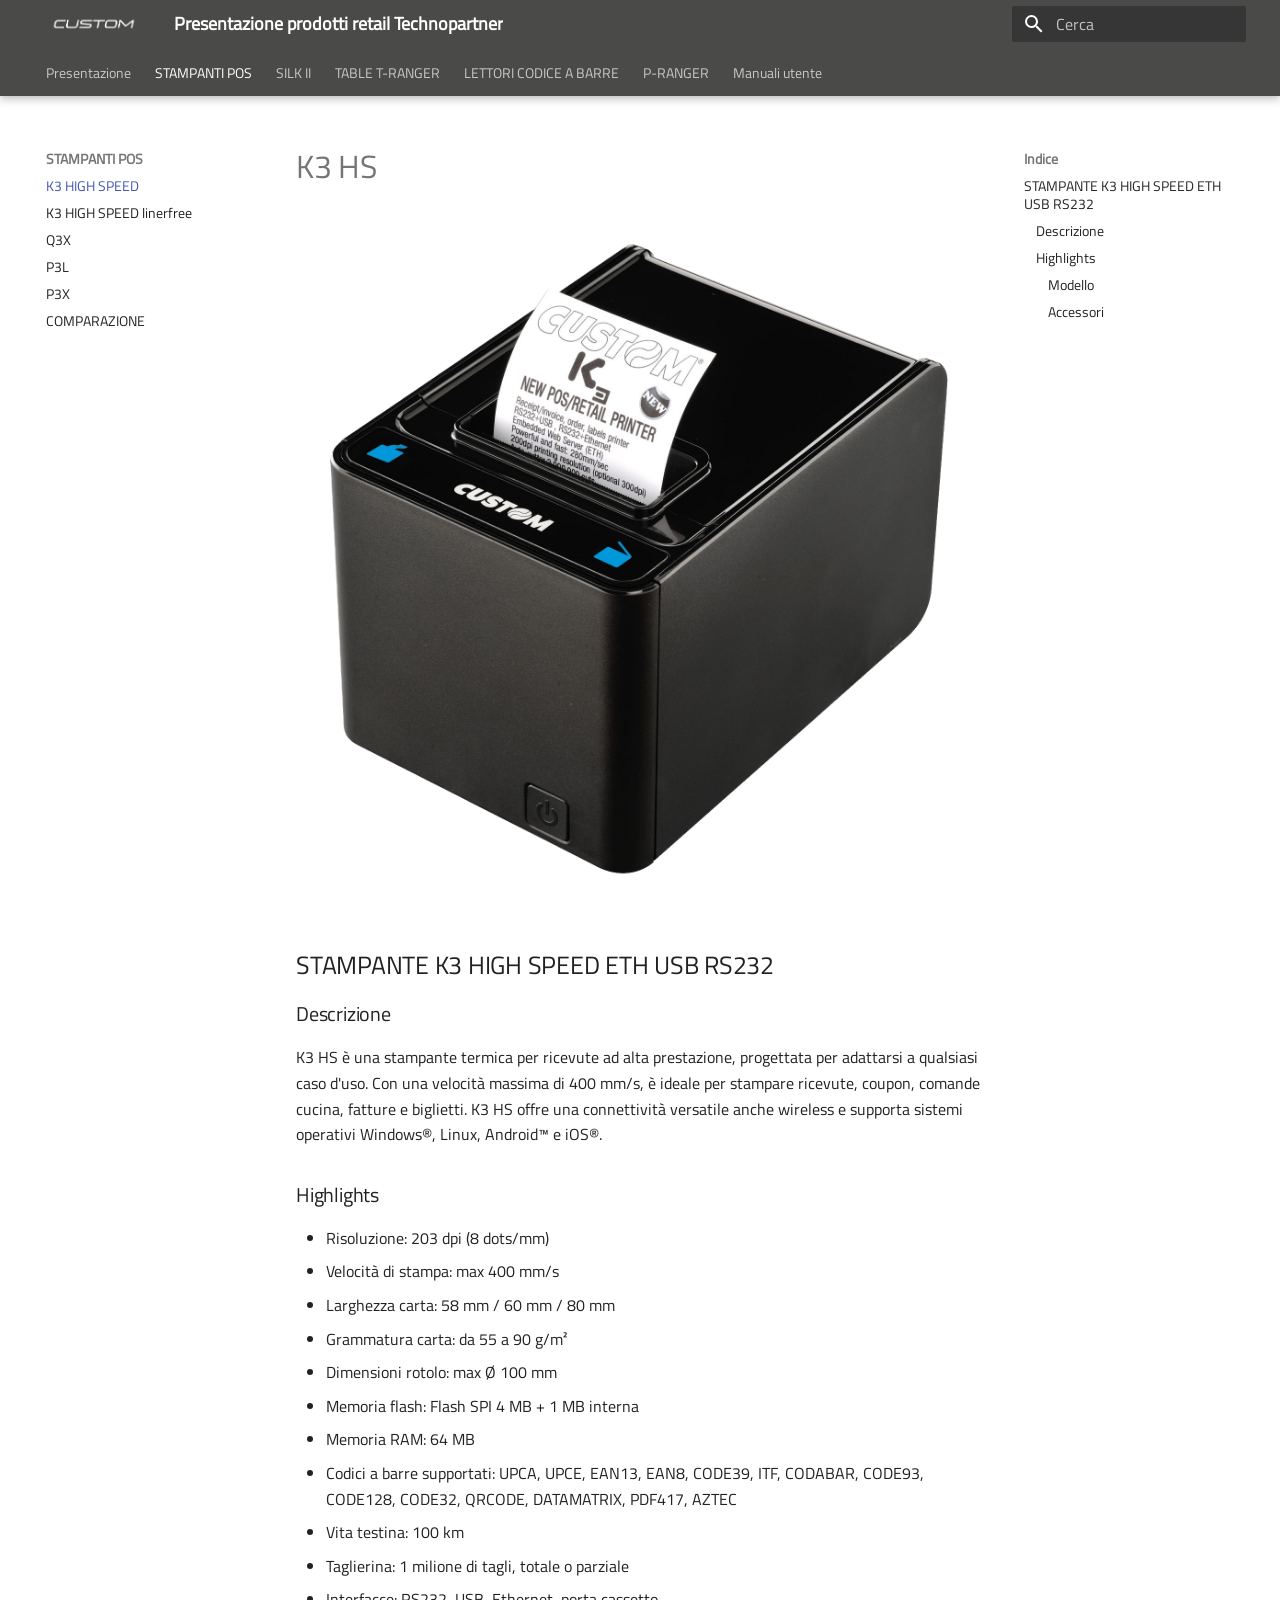
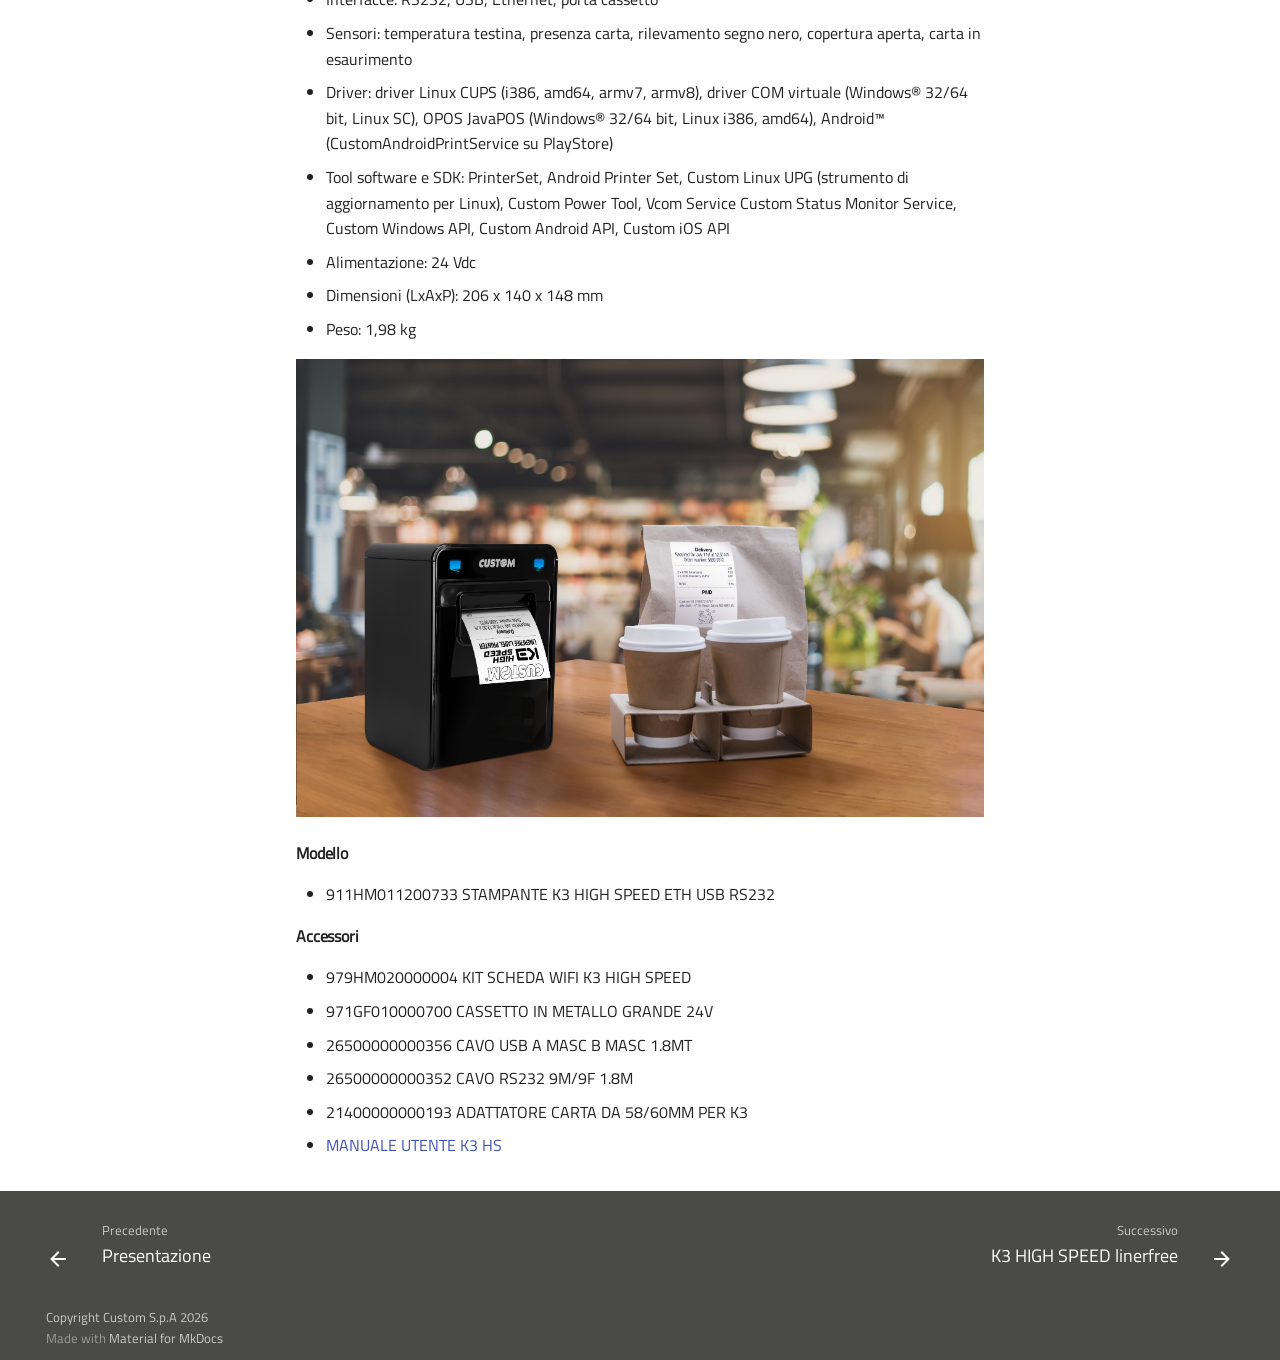
<file: k3_highspeed/index.html>
<!doctype html>
<html lang="it" class="no-js">
  <head>
    
      <meta charset="utf-8">
      <meta name="viewport" content="width=device-width,initial-scale=1">
      
      
        <meta name="author" content="Ivan Robuschi">
      
      
        <link rel="canonical" href="https://github.com/ivanrobuschi-custom/corso-tecnico-edge-n.git/k3_highspeed/">
      
      
        <link rel="prev" href="../presentazione/">
      
      
        <link rel="next" href="../k3_highspeed_linerfree/">
      
      
        
      
      
      <link rel="icon" href="../assets/icons/favicon.png">
      <meta name="generator" content="mkdocs-1.6.1, mkdocs-material-9.7.6">
    
    
      
        <title>K3 HIGH SPEED - Presentazione prodotti retail Technopartner</title>
      
    
    
      <link rel="stylesheet" href="../assets/stylesheets/main.484c7ddc.min.css">
      
        
        <link rel="stylesheet" href="../assets/stylesheets/palette.ab4e12ef.min.css">
      
      


    
    
      
    
    
      
        
        
        <link rel="preconnect" href="https://fonts.gstatic.com" crossorigin>
        <link rel="stylesheet" href="https://fonts.googleapis.com/css?family=Roboto:300,300i,400,400i,700,700i%7CRoboto+Mono:400,400i,700,700i&display=fallback">
        <style>:root{--md-text-font:"Roboto";--md-code-font:"Roboto Mono"}</style>
      
    
    
      <link rel="stylesheet" href="../stylesheets/extra.css">
    
    <script>__md_scope=new URL("..",location),__md_hash=e=>[...e].reduce(((e,_)=>(e<<5)-e+_.charCodeAt(0)),0),__md_get=(e,_=localStorage,t=__md_scope)=>JSON.parse(_.getItem(t.pathname+"."+e)),__md_set=(e,_,t=localStorage,a=__md_scope)=>{try{t.setItem(a.pathname+"."+e,JSON.stringify(_))}catch(e){}}</script>
    
      

    
    
  </head>
  
  
    
    
    
    
    
    <body dir="ltr" data-md-color-scheme="default" data-md-color-primary="blue-grey" data-md-color-accent="indigo">
  
    
    <input class="md-toggle" data-md-toggle="drawer" type="checkbox" id="__drawer" autocomplete="off">
    <input class="md-toggle" data-md-toggle="search" type="checkbox" id="__search" autocomplete="off">
    <label class="md-overlay" for="__drawer"></label>
    <div data-md-component="skip">
      
        
        <a href="#k3-hs" class="md-skip">
          Vai al contenuto
        </a>
      
    </div>
    <div data-md-component="announce">
      
    </div>
    
    
      

  

<header class="md-header md-header--shadow md-header--lifted" data-md-component="header">
  <nav class="md-header__inner md-grid" aria-label="Intestazione">
    <a href=".." title="Presentazione prodotti retail Technopartner" class="md-header__button md-logo" aria-label="Presentazione prodotti retail Technopartner" data-md-component="logo">
      
  <img src="../assets/icons/logo.png" alt="logo">

    </a>
    <label class="md-header__button md-icon" for="__drawer">
      
      <svg xmlns="http://www.w3.org/2000/svg" viewBox="0 0 24 24"><path d="M3 6h18v2H3zm0 5h18v2H3zm0 5h18v2H3z"/></svg>
    </label>
    <div class="md-header__title" data-md-component="header-title">
      <div class="md-header__ellipsis">
        <div class="md-header__topic">
          <span class="md-ellipsis">
            Presentazione prodotti retail Technopartner
          </span>
        </div>
        <div class="md-header__topic" data-md-component="header-topic">
          <span class="md-ellipsis">
            
              K3 HIGH SPEED
            
          </span>
        </div>
      </div>
    </div>
    
      
    
    
    
    
      
      
        <label class="md-header__button md-icon" for="__search">
          
          <svg xmlns="http://www.w3.org/2000/svg" viewBox="0 0 24 24"><path d="M9.5 3A6.5 6.5 0 0 1 16 9.5c0 1.61-.59 3.09-1.56 4.23l.27.27h.79l5 5-1.5 1.5-5-5v-.79l-.27-.27A6.52 6.52 0 0 1 9.5 16 6.5 6.5 0 0 1 3 9.5 6.5 6.5 0 0 1 9.5 3m0 2C7 5 5 7 5 9.5S7 14 9.5 14 14 12 14 9.5 12 5 9.5 5"/></svg>
        </label>
        <div class="md-search" data-md-component="search" role="dialog">
  <label class="md-search__overlay" for="__search"></label>
  <div class="md-search__inner" role="search">
    <form class="md-search__form" name="search">
      <input type="text" class="md-search__input" name="query" aria-label="Cerca" placeholder="Cerca" autocapitalize="off" autocorrect="off" autocomplete="off" spellcheck="false" data-md-component="search-query" required>
      <label class="md-search__icon md-icon" for="__search">
        
        <svg xmlns="http://www.w3.org/2000/svg" viewBox="0 0 24 24"><path d="M9.5 3A6.5 6.5 0 0 1 16 9.5c0 1.61-.59 3.09-1.56 4.23l.27.27h.79l5 5-1.5 1.5-5-5v-.79l-.27-.27A6.52 6.52 0 0 1 9.5 16 6.5 6.5 0 0 1 3 9.5 6.5 6.5 0 0 1 9.5 3m0 2C7 5 5 7 5 9.5S7 14 9.5 14 14 12 14 9.5 12 5 9.5 5"/></svg>
        
        <svg xmlns="http://www.w3.org/2000/svg" viewBox="0 0 24 24"><path d="M20 11v2H8l5.5 5.5-1.42 1.42L4.16 12l7.92-7.92L13.5 5.5 8 11z"/></svg>
      </label>
      <nav class="md-search__options" aria-label="Cerca">
        
          <a href="javascript:void(0)" class="md-search__icon md-icon" title="Condividi" aria-label="Condividi" data-clipboard data-clipboard-text="" data-md-component="search-share" tabindex="-1">
            
            <svg xmlns="http://www.w3.org/2000/svg" viewBox="0 0 24 24"><path d="M18 16.08c-.76 0-1.44.3-1.96.77L8.91 12.7c.05-.23.09-.46.09-.7s-.04-.47-.09-.7l7.05-4.11c.54.5 1.25.81 2.04.81a3 3 0 0 0 3-3 3 3 0 0 0-3-3 3 3 0 0 0-3 3c0 .24.04.47.09.7L8.04 9.81C7.5 9.31 6.79 9 6 9a3 3 0 0 0-3 3 3 3 0 0 0 3 3c.79 0 1.5-.31 2.04-.81l7.12 4.15c-.05.21-.08.43-.08.66 0 1.61 1.31 2.91 2.92 2.91s2.92-1.3 2.92-2.91A2.92 2.92 0 0 0 18 16.08"/></svg>
          </a>
        
        <button type="reset" class="md-search__icon md-icon" title="Cancella" aria-label="Cancella" tabindex="-1">
          
          <svg xmlns="http://www.w3.org/2000/svg" viewBox="0 0 24 24"><path d="M19 6.41 17.59 5 12 10.59 6.41 5 5 6.41 10.59 12 5 17.59 6.41 19 12 13.41 17.59 19 19 17.59 13.41 12z"/></svg>
        </button>
      </nav>
      
        <div class="md-search__suggest" data-md-component="search-suggest"></div>
      
    </form>
    <div class="md-search__output">
      <div class="md-search__scrollwrap" tabindex="0" data-md-scrollfix>
        <div class="md-search-result" data-md-component="search-result">
          <div class="md-search-result__meta">
            Inizializza la ricerca
          </div>
          <ol class="md-search-result__list" role="presentation"></ol>
        </div>
      </div>
    </div>
  </div>
</div>
      
    
    
  </nav>
  
    
      
<nav class="md-tabs" aria-label="Tabs" data-md-component="tabs">
  <div class="md-grid">
    <ul class="md-tabs__list">
      
        
  
  
  
  
    <li class="md-tabs__item">
      <a href="../presentazione/" class="md-tabs__link">
        
  
  
    
  
  Presentazione

      </a>
    </li>
  

      
        
  
  
  
    
  
  
    
    
      <li class="md-tabs__item md-tabs__item--active">
        <a href="./" class="md-tabs__link">
          
  
  
    
  
  STAMPANTI POS

        </a>
      </li>
    
  

      
        
  
  
  
  
    <li class="md-tabs__item">
      <a href="../silk/" class="md-tabs__link">
        
  
  
    
  
  SILK II

      </a>
    </li>
  

      
        
  
  
  
  
    <li class="md-tabs__item">
      <a href="../tranger/" class="md-tabs__link">
        
  
  
    
  
  TABLE T-RANGER

      </a>
    </li>
  

      
        
  
  
  
  
    <li class="md-tabs__item">
      <a href="../barcode/" class="md-tabs__link">
        
  
  
    
  
  LETTORI CODICE A BARRE

      </a>
    </li>
  

      
        
  
  
  
  
    <li class="md-tabs__item">
      <a href="../pranger/" class="md-tabs__link">
        
  
  
    
  
  P-RANGER

      </a>
    </li>
  

      
        
  
  
  
  
    <li class="md-tabs__item">
      <a href="../manuali/" class="md-tabs__link">
        
  
  
    
  
  Manuali utente

      </a>
    </li>
  

      
    </ul>
  </div>
</nav>
    
  
</header>
    
    <div class="md-container" data-md-component="container">
      
      
        
      
      <main class="md-main" data-md-component="main">
        <div class="md-main__inner md-grid">
          
            
              
              <div class="md-sidebar md-sidebar--primary" data-md-component="sidebar" data-md-type="navigation" >
                <div class="md-sidebar__scrollwrap">
                  <div class="md-sidebar__inner">
                    


  


<nav class="md-nav md-nav--primary md-nav--lifted" aria-label="Navigazione" data-md-level="0">
  <label class="md-nav__title" for="__drawer">
    <a href=".." title="Presentazione prodotti retail Technopartner" class="md-nav__button md-logo" aria-label="Presentazione prodotti retail Technopartner" data-md-component="logo">
      
  <img src="../assets/icons/logo.png" alt="logo">

    </a>
    Presentazione prodotti retail Technopartner
  </label>
  
  <ul class="md-nav__list" data-md-scrollfix>
    
      
      
  
  
  
  
    <li class="md-nav__item">
      <a href="../presentazione/" class="md-nav__link">
        
  
  
  <span class="md-ellipsis">
    
  
    Presentazione
  

    
  </span>
  
  

      </a>
    </li>
  

    
      
      
  
  
    
  
  
  
    
    
      
        
      
        
      
        
      
        
      
        
      
        
      
    
    
    
      
        
        
      
      
        
      
    
    
      
    
    <li class="md-nav__item md-nav__item--active md-nav__item--section md-nav__item--nested">
      
        
        
        <input class="md-nav__toggle md-toggle " type="checkbox" id="__nav_2" checked>
        
          
          <label class="md-nav__link" for="__nav_2" id="__nav_2_label" tabindex="">
            
  
  
  <span class="md-ellipsis">
    
  
    STAMPANTI POS
  

    
  </span>
  
  

            <span class="md-nav__icon md-icon"></span>
          </label>
        
        <nav class="md-nav" data-md-level="1" aria-labelledby="__nav_2_label" aria-expanded="true">
          <label class="md-nav__title" for="__nav_2">
            <span class="md-nav__icon md-icon"></span>
            
  
    STAMPANTI POS
  

          </label>
          <ul class="md-nav__list" data-md-scrollfix>
            
              
                
  
  
    
  
  
  
    <li class="md-nav__item md-nav__item--active">
      
      <input class="md-nav__toggle md-toggle" type="checkbox" id="__toc">
      
      
        
      
      
        <label class="md-nav__link md-nav__link--active" for="__toc">
          
  
  
  <span class="md-ellipsis">
    
  
    K3 HIGH SPEED
  

    
  </span>
  
  

          <span class="md-nav__icon md-icon"></span>
        </label>
      
      <a href="./" class="md-nav__link md-nav__link--active">
        
  
  
  <span class="md-ellipsis">
    
  
    K3 HIGH SPEED
  

    
  </span>
  
  

      </a>
      
        

<nav class="md-nav md-nav--secondary" aria-label="Indice">
  
  
  
    
  
  
    <label class="md-nav__title" for="__toc">
      <span class="md-nav__icon md-icon"></span>
      Indice
    </label>
    <ul class="md-nav__list" data-md-component="toc" data-md-scrollfix>
      
        <li class="md-nav__item">
  <a href="#stampante-k3-high-speed-eth-usb-rs232" class="md-nav__link">
    <span class="md-ellipsis">
      
        STAMPANTE K3 HIGH SPEED ETH USB RS232
      
    </span>
  </a>
  
    <nav class="md-nav" aria-label="STAMPANTE K3 HIGH SPEED ETH USB RS232">
      <ul class="md-nav__list">
        
          <li class="md-nav__item">
  <a href="#descrizione" class="md-nav__link">
    <span class="md-ellipsis">
      
        Descrizione
      
    </span>
  </a>
  
</li>
        
          <li class="md-nav__item">
  <a href="#highlights" class="md-nav__link">
    <span class="md-ellipsis">
      
        Highlights
      
    </span>
  </a>
  
    <nav class="md-nav" aria-label="Highlights">
      <ul class="md-nav__list">
        
          <li class="md-nav__item">
  <a href="#modello" class="md-nav__link">
    <span class="md-ellipsis">
      
        Modello
      
    </span>
  </a>
  
</li>
        
          <li class="md-nav__item">
  <a href="#accessori" class="md-nav__link">
    <span class="md-ellipsis">
      
        Accessori
      
    </span>
  </a>
  
</li>
        
      </ul>
    </nav>
  
</li>
        
      </ul>
    </nav>
  
</li>
      
    </ul>
  
</nav>
      
    </li>
  

              
            
              
                
  
  
  
  
    <li class="md-nav__item">
      <a href="../k3_highspeed_linerfree/" class="md-nav__link">
        
  
  
  <span class="md-ellipsis">
    
  
    K3 HIGH SPEED linerfree
  

    
  </span>
  
  

      </a>
    </li>
  

              
            
              
                
  
  
  
  
    <li class="md-nav__item">
      <a href="../Q3X/" class="md-nav__link">
        
  
  
  <span class="md-ellipsis">
    
  
    Q3X
  

    
  </span>
  
  

      </a>
    </li>
  

              
            
              
                
  
  
  
  
    <li class="md-nav__item">
      <a href="../P3L/" class="md-nav__link">
        
  
  
  <span class="md-ellipsis">
    
  
    P3L
  

    
  </span>
  
  

      </a>
    </li>
  

              
            
              
                
  
  
  
  
    <li class="md-nav__item">
      <a href="../P3X/" class="md-nav__link">
        
  
  
  <span class="md-ellipsis">
    
  
    P3X
  

    
  </span>
  
  

      </a>
    </li>
  

              
            
              
                
  
  
  
  
    <li class="md-nav__item">
      <a href="../tabella/" class="md-nav__link">
        
  
  
  <span class="md-ellipsis">
    
  
    COMPARAZIONE
  

    
  </span>
  
  

      </a>
    </li>
  

              
            
          </ul>
        </nav>
      
    </li>
  

    
      
      
  
  
  
  
    <li class="md-nav__item">
      <a href="../silk/" class="md-nav__link">
        
  
  
  <span class="md-ellipsis">
    
  
    SILK II
  

    
  </span>
  
  

      </a>
    </li>
  

    
      
      
  
  
  
  
    <li class="md-nav__item">
      <a href="../tranger/" class="md-nav__link">
        
  
  
  <span class="md-ellipsis">
    
  
    TABLE T-RANGER
  

    
  </span>
  
  

      </a>
    </li>
  

    
      
      
  
  
  
  
    <li class="md-nav__item">
      <a href="../barcode/" class="md-nav__link">
        
  
  
  <span class="md-ellipsis">
    
  
    LETTORI CODICE A BARRE
  

    
  </span>
  
  

      </a>
    </li>
  

    
      
      
  
  
  
  
    <li class="md-nav__item">
      <a href="../pranger/" class="md-nav__link">
        
  
  
  <span class="md-ellipsis">
    
  
    P-RANGER
  

    
  </span>
  
  

      </a>
    </li>
  

    
      
      
  
  
  
  
    <li class="md-nav__item">
      <a href="../manuali/" class="md-nav__link">
        
  
  
  <span class="md-ellipsis">
    
  
    Manuali utente
  

    
  </span>
  
  

      </a>
    </li>
  

    
  </ul>
</nav>
                  </div>
                </div>
              </div>
            
            
              
              <div class="md-sidebar md-sidebar--secondary" data-md-component="sidebar" data-md-type="toc" >
                <div class="md-sidebar__scrollwrap">
                  <div class="md-sidebar__inner">
                    

<nav class="md-nav md-nav--secondary" aria-label="Indice">
  
  
  
    
  
  
    <label class="md-nav__title" for="__toc">
      <span class="md-nav__icon md-icon"></span>
      Indice
    </label>
    <ul class="md-nav__list" data-md-component="toc" data-md-scrollfix>
      
        <li class="md-nav__item">
  <a href="#stampante-k3-high-speed-eth-usb-rs232" class="md-nav__link">
    <span class="md-ellipsis">
      
        STAMPANTE K3 HIGH SPEED ETH USB RS232
      
    </span>
  </a>
  
    <nav class="md-nav" aria-label="STAMPANTE K3 HIGH SPEED ETH USB RS232">
      <ul class="md-nav__list">
        
          <li class="md-nav__item">
  <a href="#descrizione" class="md-nav__link">
    <span class="md-ellipsis">
      
        Descrizione
      
    </span>
  </a>
  
</li>
        
          <li class="md-nav__item">
  <a href="#highlights" class="md-nav__link">
    <span class="md-ellipsis">
      
        Highlights
      
    </span>
  </a>
  
    <nav class="md-nav" aria-label="Highlights">
      <ul class="md-nav__list">
        
          <li class="md-nav__item">
  <a href="#modello" class="md-nav__link">
    <span class="md-ellipsis">
      
        Modello
      
    </span>
  </a>
  
</li>
        
          <li class="md-nav__item">
  <a href="#accessori" class="md-nav__link">
    <span class="md-ellipsis">
      
        Accessori
      
    </span>
  </a>
  
</li>
        
      </ul>
    </nav>
  
</li>
        
      </ul>
    </nav>
  
</li>
      
    </ul>
  
</nav>
                  </div>
                </div>
              </div>
            
          
          
            <div class="md-content" data-md-component="content">
              
                




              
              <article class="md-content__inner md-typeset">
                
                  



<h1 id="k3-hs">K3 HS</h1>
<p><img alt="" src="../assets/images/K3.png" /></p>
<h2 id="stampante-k3-high-speed-eth-usb-rs232">STAMPANTE K3 HIGH SPEED ETH USB RS232</h2>
<h3 id="descrizione">Descrizione</h3>
<p>K3 HS è una stampante termica per ricevute ad alta prestazione, progettata per adattarsi a qualsiasi caso d'uso.
Con una velocità massima di 400 mm/s, è ideale per stampare ricevute, coupon, comande cucina, fatture e biglietti. K3 HS offre una connettività versatile anche wireless e supporta sistemi operativi Windows®, Linux, Android™ e iOS®.</p>
<h3 id="highlights">Highlights</h3>
<ul>
<li>Risoluzione: 203 dpi (8 dots/mm)</li>
<li>Velocità di stampa: max 400 mm/s</li>
<li>Larghezza carta: 58 mm / 60 mm / 80 mm</li>
<li>Grammatura carta: da 55 a 90 g/m²</li>
<li>Dimensioni rotolo: max Ø 100 mm</li>
<li>Memoria flash: Flash SPI 4 MB + 1 MB interna</li>
<li>Memoria RAM: 64 MB</li>
<li>Codici a barre supportati: UPCA, UPCE, EAN13, EAN8, CODE39, ITF, CODABAR, CODE93, CODE128, CODE32, QRCODE, DATAMATRIX, PDF417, AZTEC</li>
<li>Vita testina: 100 km</li>
<li>Taglierina: 1 milione di tagli, totale o parziale</li>
<li>Interfacce: RS232, USB, Ethernet, porta cassetto</li>
<li>Sensori: temperatura testina, presenza carta, rilevamento segno nero, copertura aperta, carta in esaurimento</li>
<li>Driver: driver Linux CUPS (i386, amd64, armv7, armv8), driver COM virtuale (Windows® 32/64 bit, Linux SC), OPOS JavaPOS (Windows® 32/64 bit, Linux i386, amd64), Android™ (CustomAndroidPrintService su PlayStore)</li>
<li>Tool software e SDK: PrinterSet, Android Printer Set, Custom Linux UPG (strumento di aggiornamento per Linux), Custom Power Tool, Vcom Service Custom Status
Monitor Service, Custom Windows API, Custom Android API, Custom iOS API</li>
<li>Alimentazione: 24 Vdc</li>
<li>Dimensioni (LxAxP): 206 x 140 x 148 mm</li>
<li>Peso: 1,98 kg</li>
</ul>
<p><img alt="" src="../assets/images/K3_LF.jpg" /></p>
<h4 id="modello">Modello</h4>
<ul>
<li>911HM011200733 STAMPANTE K3 HIGH SPEED ETH USB RS232</li>
</ul>
<h4 id="accessori">Accessori</h4>
<ul>
<li>979HM020000004 KIT SCHEDA WIFI K3 HIGH SPEED</li>
<li>971GF010000700 CASSETTO IN METALLO GRANDE 24V</li>
<li>26500000000356 CAVO USB A MASC B MASC 1.8MT</li>
<li>26500000000352 CAVO RS232 9M/9F 1.8M</li>
<li>
<p>21400000000193 ADATTATORE CARTA DA 58/60MM PER K3</p>
</li>
<li>
<p><a href="../assets/resources/Manuale_utente_K3.PDF">MANUALE UTENTE K3 HS</a></p>
</li>
</ul>












                
              </article>
            </div>
          
          
<script>var target=document.getElementById(location.hash.slice(1));target&&target.name&&(target.checked=target.name.startsWith("__tabbed_"))</script>
        </div>
        
          <button type="button" class="md-top md-icon" data-md-component="top" hidden>
  
  <svg xmlns="http://www.w3.org/2000/svg" viewBox="0 0 24 24"><path d="M13 20h-2V8l-5.5 5.5-1.42-1.42L12 4.16l7.92 7.92-1.42 1.42L13 8z"/></svg>
  Torna su
</button>
        
      </main>
      
        <footer class="md-footer">
  
    
      
      <nav class="md-footer__inner md-grid" aria-label="Piede" >
        
          
          <a href="../presentazione/" class="md-footer__link md-footer__link--prev" aria-label="Precedente: Presentazione">
            <div class="md-footer__button md-icon">
              
              <svg xmlns="http://www.w3.org/2000/svg" viewBox="0 0 24 24"><path d="M20 11v2H8l5.5 5.5-1.42 1.42L4.16 12l7.92-7.92L13.5 5.5 8 11z"/></svg>
            </div>
            <div class="md-footer__title">
              <span class="md-footer__direction">
                Precedente
              </span>
              <div class="md-ellipsis">
                Presentazione
              </div>
            </div>
          </a>
        
        
          
          <a href="../k3_highspeed_linerfree/" class="md-footer__link md-footer__link--next" aria-label="Successivo: K3 HIGH SPEED linerfree">
            <div class="md-footer__title">
              <span class="md-footer__direction">
                Successivo
              </span>
              <div class="md-ellipsis">
                K3 HIGH SPEED linerfree
              </div>
            </div>
            <div class="md-footer__button md-icon">
              
              <svg xmlns="http://www.w3.org/2000/svg" viewBox="0 0 24 24"><path d="M4 11v2h12l-5.5 5.5 1.42 1.42L19.84 12l-7.92-7.92L10.5 5.5 16 11z"/></svg>
            </div>
          </a>
        
      </nav>
    
  
  <div class="md-footer-meta md-typeset">
    <div class="md-footer-meta__inner md-grid">
      <div class="md-copyright">
  
    <div class="md-copyright__highlight">
      Copyright Custom S.p.A 2026
    </div>
  
  
    Made with
    <a href="https://squidfunk.github.io/mkdocs-material/" target="_blank" rel="noopener">
      Material for MkDocs
    </a>
  
</div>
      
    </div>
  </div>
</footer>
      
    </div>
    <div class="md-dialog" data-md-component="dialog">
      <div class="md-dialog__inner md-typeset"></div>
    </div>
    
      <div class="md-progress" data-md-component="progress" role="progressbar"></div>
    
    
    
      
      
      <script id="__config" type="application/json">{"annotate": null, "base": "..", "features": ["navigation.instant", "navigation.instant.prefetch", "navigation.instant.preview", "navigation.instant.progress", "navigation.tracking", "navigation.tabs", "navigation.tabs.sticky", "navigation.path", "navigation.sections", "navigation.prune", "navigation.indexes", "navigation.top", "search.suggest", "search.highlight", "search.share", "navigation.footer"], "search": "../assets/javascripts/workers/search.2c215733.min.js", "tags": null, "translations": {"clipboard.copied": "Copiato", "clipboard.copy": "Copia", "search.result.more.one": "1 altro in questa pagina", "search.result.more.other": "# altri in questa pagina", "search.result.none": "Nessun documento trovato", "search.result.one": "1 documento trovato", "search.result.other": "# documenti trovati", "search.result.placeholder": "Scrivi per iniziare a cercare", "search.result.term.missing": "Non presente", "select.version": "Seleziona la versione"}, "version": null}</script>
    
    
      <script src="../assets/javascripts/bundle.79ae519e.min.js"></script>
      
    
  </body>
</html>
</file>
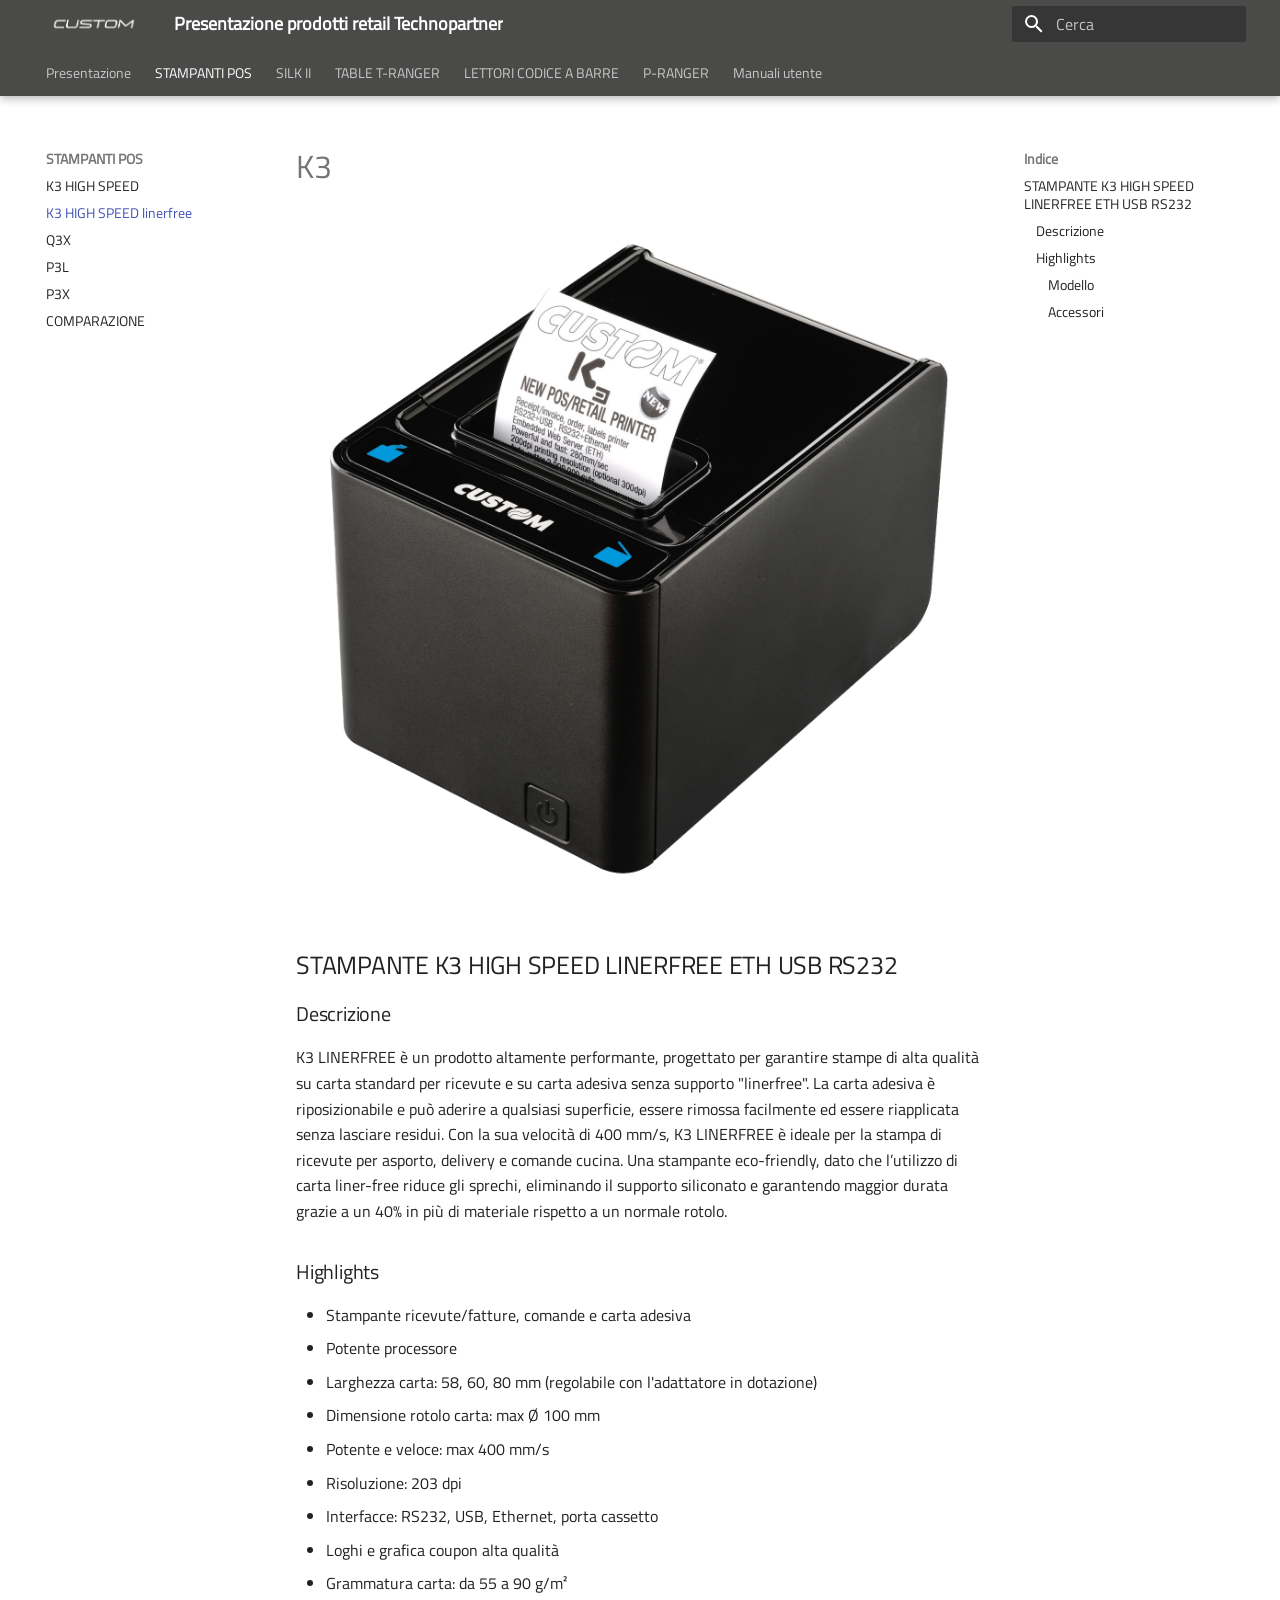
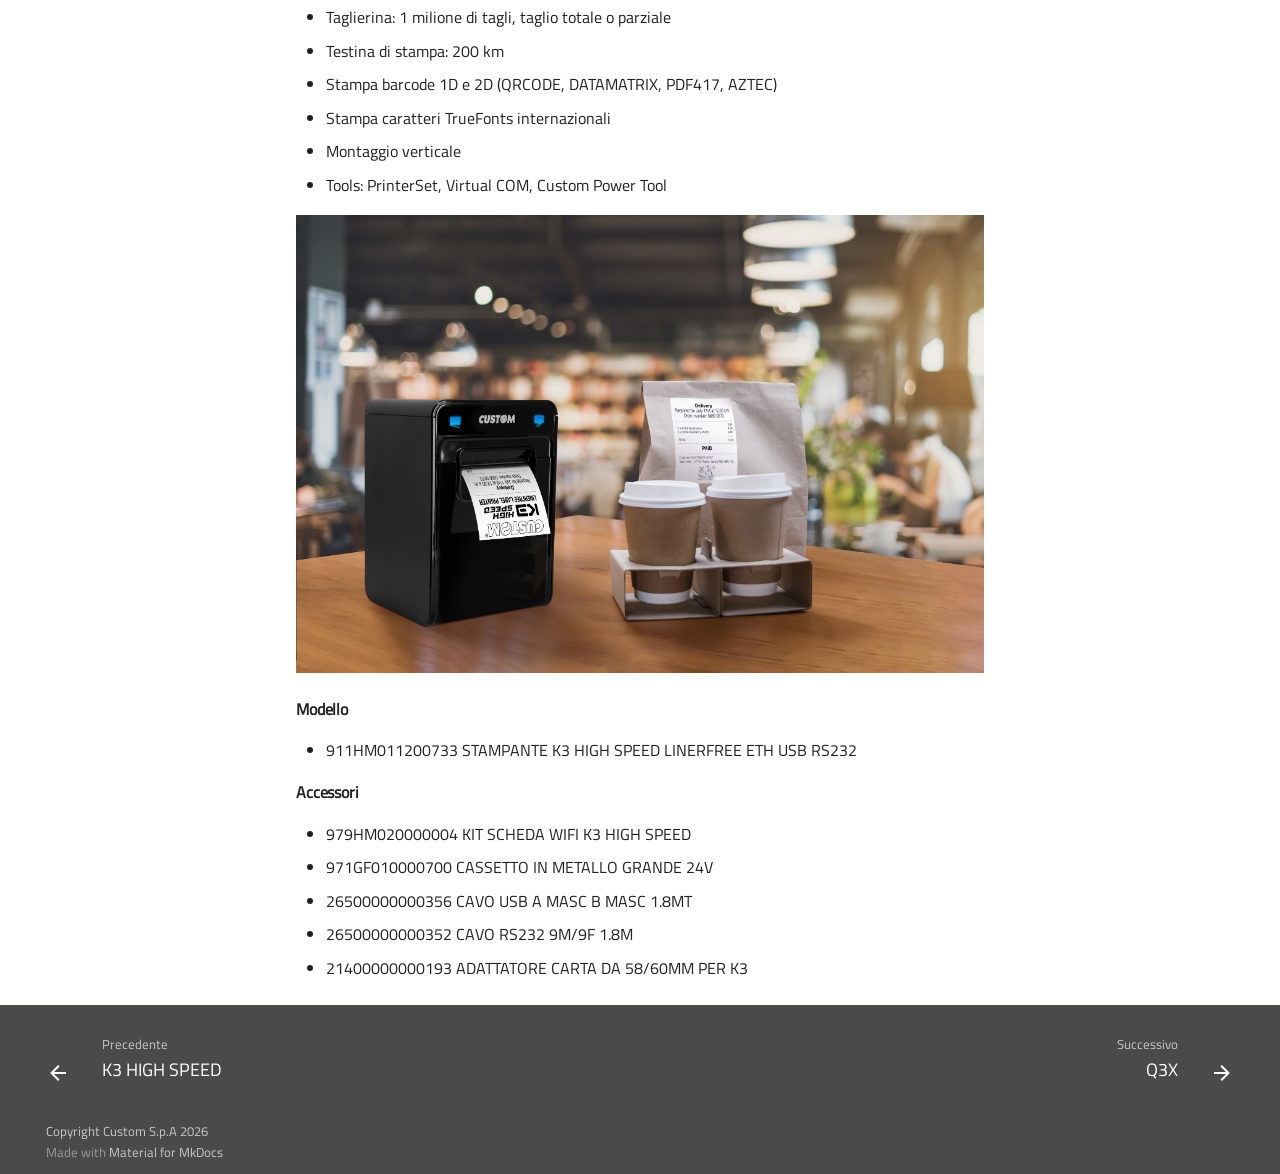
<file: k3_highspeed_linerfree/index.html>
<!doctype html>
<html lang="it" class="no-js">
  <head>
    
      <meta charset="utf-8">
      <meta name="viewport" content="width=device-width,initial-scale=1">
      
      
        <meta name="author" content="Ivan Robuschi">
      
      
        <link rel="canonical" href="https://github.com/ivanrobuschi-custom/corso-tecnico-edge-n.git/k3_highspeed_linerfree/">
      
      
        <link rel="prev" href="../k3_highspeed/">
      
      
        <link rel="next" href="../Q3X/">
      
      
        
      
      
      <link rel="icon" href="../assets/icons/favicon.png">
      <meta name="generator" content="mkdocs-1.6.1, mkdocs-material-9.7.6">
    
    
      
        <title>K3 HIGH SPEED linerfree - Presentazione prodotti retail Technopartner</title>
      
    
    
      <link rel="stylesheet" href="../assets/stylesheets/main.484c7ddc.min.css">
      
        
        <link rel="stylesheet" href="../assets/stylesheets/palette.ab4e12ef.min.css">
      
      


    
    
      
    
    
      
        
        
        <link rel="preconnect" href="https://fonts.gstatic.com" crossorigin>
        <link rel="stylesheet" href="https://fonts.googleapis.com/css?family=Roboto:300,300i,400,400i,700,700i%7CRoboto+Mono:400,400i,700,700i&display=fallback">
        <style>:root{--md-text-font:"Roboto";--md-code-font:"Roboto Mono"}</style>
      
    
    
      <link rel="stylesheet" href="../stylesheets/extra.css">
    
    <script>__md_scope=new URL("..",location),__md_hash=e=>[...e].reduce(((e,_)=>(e<<5)-e+_.charCodeAt(0)),0),__md_get=(e,_=localStorage,t=__md_scope)=>JSON.parse(_.getItem(t.pathname+"."+e)),__md_set=(e,_,t=localStorage,a=__md_scope)=>{try{t.setItem(a.pathname+"."+e,JSON.stringify(_))}catch(e){}}</script>
    
      

    
    
  </head>
  
  
    
    
    
    
    
    <body dir="ltr" data-md-color-scheme="default" data-md-color-primary="blue-grey" data-md-color-accent="indigo">
  
    
    <input class="md-toggle" data-md-toggle="drawer" type="checkbox" id="__drawer" autocomplete="off">
    <input class="md-toggle" data-md-toggle="search" type="checkbox" id="__search" autocomplete="off">
    <label class="md-overlay" for="__drawer"></label>
    <div data-md-component="skip">
      
        
        <a href="#k3" class="md-skip">
          Vai al contenuto
        </a>
      
    </div>
    <div data-md-component="announce">
      
    </div>
    
    
      

  

<header class="md-header md-header--shadow md-header--lifted" data-md-component="header">
  <nav class="md-header__inner md-grid" aria-label="Intestazione">
    <a href=".." title="Presentazione prodotti retail Technopartner" class="md-header__button md-logo" aria-label="Presentazione prodotti retail Technopartner" data-md-component="logo">
      
  <img src="../assets/icons/logo.png" alt="logo">

    </a>
    <label class="md-header__button md-icon" for="__drawer">
      
      <svg xmlns="http://www.w3.org/2000/svg" viewBox="0 0 24 24"><path d="M3 6h18v2H3zm0 5h18v2H3zm0 5h18v2H3z"/></svg>
    </label>
    <div class="md-header__title" data-md-component="header-title">
      <div class="md-header__ellipsis">
        <div class="md-header__topic">
          <span class="md-ellipsis">
            Presentazione prodotti retail Technopartner
          </span>
        </div>
        <div class="md-header__topic" data-md-component="header-topic">
          <span class="md-ellipsis">
            
              K3 HIGH SPEED linerfree
            
          </span>
        </div>
      </div>
    </div>
    
      
    
    
    
    
      
      
        <label class="md-header__button md-icon" for="__search">
          
          <svg xmlns="http://www.w3.org/2000/svg" viewBox="0 0 24 24"><path d="M9.5 3A6.5 6.5 0 0 1 16 9.5c0 1.61-.59 3.09-1.56 4.23l.27.27h.79l5 5-1.5 1.5-5-5v-.79l-.27-.27A6.52 6.52 0 0 1 9.5 16 6.5 6.5 0 0 1 3 9.5 6.5 6.5 0 0 1 9.5 3m0 2C7 5 5 7 5 9.5S7 14 9.5 14 14 12 14 9.5 12 5 9.5 5"/></svg>
        </label>
        <div class="md-search" data-md-component="search" role="dialog">
  <label class="md-search__overlay" for="__search"></label>
  <div class="md-search__inner" role="search">
    <form class="md-search__form" name="search">
      <input type="text" class="md-search__input" name="query" aria-label="Cerca" placeholder="Cerca" autocapitalize="off" autocorrect="off" autocomplete="off" spellcheck="false" data-md-component="search-query" required>
      <label class="md-search__icon md-icon" for="__search">
        
        <svg xmlns="http://www.w3.org/2000/svg" viewBox="0 0 24 24"><path d="M9.5 3A6.5 6.5 0 0 1 16 9.5c0 1.61-.59 3.09-1.56 4.23l.27.27h.79l5 5-1.5 1.5-5-5v-.79l-.27-.27A6.52 6.52 0 0 1 9.5 16 6.5 6.5 0 0 1 3 9.5 6.5 6.5 0 0 1 9.5 3m0 2C7 5 5 7 5 9.5S7 14 9.5 14 14 12 14 9.5 12 5 9.5 5"/></svg>
        
        <svg xmlns="http://www.w3.org/2000/svg" viewBox="0 0 24 24"><path d="M20 11v2H8l5.5 5.5-1.42 1.42L4.16 12l7.92-7.92L13.5 5.5 8 11z"/></svg>
      </label>
      <nav class="md-search__options" aria-label="Cerca">
        
          <a href="javascript:void(0)" class="md-search__icon md-icon" title="Condividi" aria-label="Condividi" data-clipboard data-clipboard-text="" data-md-component="search-share" tabindex="-1">
            
            <svg xmlns="http://www.w3.org/2000/svg" viewBox="0 0 24 24"><path d="M18 16.08c-.76 0-1.44.3-1.96.77L8.91 12.7c.05-.23.09-.46.09-.7s-.04-.47-.09-.7l7.05-4.11c.54.5 1.25.81 2.04.81a3 3 0 0 0 3-3 3 3 0 0 0-3-3 3 3 0 0 0-3 3c0 .24.04.47.09.7L8.04 9.81C7.5 9.31 6.79 9 6 9a3 3 0 0 0-3 3 3 3 0 0 0 3 3c.79 0 1.5-.31 2.04-.81l7.12 4.15c-.05.21-.08.43-.08.66 0 1.61 1.31 2.91 2.92 2.91s2.92-1.3 2.92-2.91A2.92 2.92 0 0 0 18 16.08"/></svg>
          </a>
        
        <button type="reset" class="md-search__icon md-icon" title="Cancella" aria-label="Cancella" tabindex="-1">
          
          <svg xmlns="http://www.w3.org/2000/svg" viewBox="0 0 24 24"><path d="M19 6.41 17.59 5 12 10.59 6.41 5 5 6.41 10.59 12 5 17.59 6.41 19 12 13.41 17.59 19 19 17.59 13.41 12z"/></svg>
        </button>
      </nav>
      
        <div class="md-search__suggest" data-md-component="search-suggest"></div>
      
    </form>
    <div class="md-search__output">
      <div class="md-search__scrollwrap" tabindex="0" data-md-scrollfix>
        <div class="md-search-result" data-md-component="search-result">
          <div class="md-search-result__meta">
            Inizializza la ricerca
          </div>
          <ol class="md-search-result__list" role="presentation"></ol>
        </div>
      </div>
    </div>
  </div>
</div>
      
    
    
  </nav>
  
    
      
<nav class="md-tabs" aria-label="Tabs" data-md-component="tabs">
  <div class="md-grid">
    <ul class="md-tabs__list">
      
        
  
  
  
  
    <li class="md-tabs__item">
      <a href="../presentazione/" class="md-tabs__link">
        
  
  
    
  
  Presentazione

      </a>
    </li>
  

      
        
  
  
  
    
  
  
    
    
      <li class="md-tabs__item md-tabs__item--active">
        <a href="../k3_highspeed/" class="md-tabs__link">
          
  
  
    
  
  STAMPANTI POS

        </a>
      </li>
    
  

      
        
  
  
  
  
    <li class="md-tabs__item">
      <a href="../silk/" class="md-tabs__link">
        
  
  
    
  
  SILK II

      </a>
    </li>
  

      
        
  
  
  
  
    <li class="md-tabs__item">
      <a href="../tranger/" class="md-tabs__link">
        
  
  
    
  
  TABLE T-RANGER

      </a>
    </li>
  

      
        
  
  
  
  
    <li class="md-tabs__item">
      <a href="../barcode/" class="md-tabs__link">
        
  
  
    
  
  LETTORI CODICE A BARRE

      </a>
    </li>
  

      
        
  
  
  
  
    <li class="md-tabs__item">
      <a href="../pranger/" class="md-tabs__link">
        
  
  
    
  
  P-RANGER

      </a>
    </li>
  

      
        
  
  
  
  
    <li class="md-tabs__item">
      <a href="../manuali/" class="md-tabs__link">
        
  
  
    
  
  Manuali utente

      </a>
    </li>
  

      
    </ul>
  </div>
</nav>
    
  
</header>
    
    <div class="md-container" data-md-component="container">
      
      
        
      
      <main class="md-main" data-md-component="main">
        <div class="md-main__inner md-grid">
          
            
              
              <div class="md-sidebar md-sidebar--primary" data-md-component="sidebar" data-md-type="navigation" >
                <div class="md-sidebar__scrollwrap">
                  <div class="md-sidebar__inner">
                    


  


<nav class="md-nav md-nav--primary md-nav--lifted" aria-label="Navigazione" data-md-level="0">
  <label class="md-nav__title" for="__drawer">
    <a href=".." title="Presentazione prodotti retail Technopartner" class="md-nav__button md-logo" aria-label="Presentazione prodotti retail Technopartner" data-md-component="logo">
      
  <img src="../assets/icons/logo.png" alt="logo">

    </a>
    Presentazione prodotti retail Technopartner
  </label>
  
  <ul class="md-nav__list" data-md-scrollfix>
    
      
      
  
  
  
  
    <li class="md-nav__item">
      <a href="../presentazione/" class="md-nav__link">
        
  
  
  <span class="md-ellipsis">
    
  
    Presentazione
  

    
  </span>
  
  

      </a>
    </li>
  

    
      
      
  
  
    
  
  
  
    
    
      
        
      
        
      
        
      
        
      
        
      
        
      
    
    
    
      
        
        
      
      
        
      
    
    
      
    
    <li class="md-nav__item md-nav__item--active md-nav__item--section md-nav__item--nested">
      
        
        
        <input class="md-nav__toggle md-toggle " type="checkbox" id="__nav_2" checked>
        
          
          <label class="md-nav__link" for="__nav_2" id="__nav_2_label" tabindex="">
            
  
  
  <span class="md-ellipsis">
    
  
    STAMPANTI POS
  

    
  </span>
  
  

            <span class="md-nav__icon md-icon"></span>
          </label>
        
        <nav class="md-nav" data-md-level="1" aria-labelledby="__nav_2_label" aria-expanded="true">
          <label class="md-nav__title" for="__nav_2">
            <span class="md-nav__icon md-icon"></span>
            
  
    STAMPANTI POS
  

          </label>
          <ul class="md-nav__list" data-md-scrollfix>
            
              
                
  
  
  
  
    <li class="md-nav__item">
      <a href="../k3_highspeed/" class="md-nav__link">
        
  
  
  <span class="md-ellipsis">
    
  
    K3 HIGH SPEED
  

    
  </span>
  
  

      </a>
    </li>
  

              
            
              
                
  
  
    
  
  
  
    <li class="md-nav__item md-nav__item--active">
      
      <input class="md-nav__toggle md-toggle" type="checkbox" id="__toc">
      
      
        
      
      
        <label class="md-nav__link md-nav__link--active" for="__toc">
          
  
  
  <span class="md-ellipsis">
    
  
    K3 HIGH SPEED linerfree
  

    
  </span>
  
  

          <span class="md-nav__icon md-icon"></span>
        </label>
      
      <a href="./" class="md-nav__link md-nav__link--active">
        
  
  
  <span class="md-ellipsis">
    
  
    K3 HIGH SPEED linerfree
  

    
  </span>
  
  

      </a>
      
        

<nav class="md-nav md-nav--secondary" aria-label="Indice">
  
  
  
    
  
  
    <label class="md-nav__title" for="__toc">
      <span class="md-nav__icon md-icon"></span>
      Indice
    </label>
    <ul class="md-nav__list" data-md-component="toc" data-md-scrollfix>
      
        <li class="md-nav__item">
  <a href="#stampante-k3-high-speed-linerfree-eth-usb-rs232" class="md-nav__link">
    <span class="md-ellipsis">
      
        STAMPANTE K3 HIGH SPEED LINERFREE ETH USB RS232
      
    </span>
  </a>
  
    <nav class="md-nav" aria-label="STAMPANTE K3 HIGH SPEED LINERFREE ETH USB RS232">
      <ul class="md-nav__list">
        
          <li class="md-nav__item">
  <a href="#descrizione" class="md-nav__link">
    <span class="md-ellipsis">
      
        Descrizione
      
    </span>
  </a>
  
</li>
        
          <li class="md-nav__item">
  <a href="#highlights" class="md-nav__link">
    <span class="md-ellipsis">
      
        Highlights
      
    </span>
  </a>
  
    <nav class="md-nav" aria-label="Highlights">
      <ul class="md-nav__list">
        
          <li class="md-nav__item">
  <a href="#modello" class="md-nav__link">
    <span class="md-ellipsis">
      
        Modello
      
    </span>
  </a>
  
</li>
        
          <li class="md-nav__item">
  <a href="#accessori" class="md-nav__link">
    <span class="md-ellipsis">
      
        Accessori
      
    </span>
  </a>
  
</li>
        
      </ul>
    </nav>
  
</li>
        
      </ul>
    </nav>
  
</li>
      
    </ul>
  
</nav>
      
    </li>
  

              
            
              
                
  
  
  
  
    <li class="md-nav__item">
      <a href="../Q3X/" class="md-nav__link">
        
  
  
  <span class="md-ellipsis">
    
  
    Q3X
  

    
  </span>
  
  

      </a>
    </li>
  

              
            
              
                
  
  
  
  
    <li class="md-nav__item">
      <a href="../P3L/" class="md-nav__link">
        
  
  
  <span class="md-ellipsis">
    
  
    P3L
  

    
  </span>
  
  

      </a>
    </li>
  

              
            
              
                
  
  
  
  
    <li class="md-nav__item">
      <a href="../P3X/" class="md-nav__link">
        
  
  
  <span class="md-ellipsis">
    
  
    P3X
  

    
  </span>
  
  

      </a>
    </li>
  

              
            
              
                
  
  
  
  
    <li class="md-nav__item">
      <a href="../tabella/" class="md-nav__link">
        
  
  
  <span class="md-ellipsis">
    
  
    COMPARAZIONE
  

    
  </span>
  
  

      </a>
    </li>
  

              
            
          </ul>
        </nav>
      
    </li>
  

    
      
      
  
  
  
  
    <li class="md-nav__item">
      <a href="../silk/" class="md-nav__link">
        
  
  
  <span class="md-ellipsis">
    
  
    SILK II
  

    
  </span>
  
  

      </a>
    </li>
  

    
      
      
  
  
  
  
    <li class="md-nav__item">
      <a href="../tranger/" class="md-nav__link">
        
  
  
  <span class="md-ellipsis">
    
  
    TABLE T-RANGER
  

    
  </span>
  
  

      </a>
    </li>
  

    
      
      
  
  
  
  
    <li class="md-nav__item">
      <a href="../barcode/" class="md-nav__link">
        
  
  
  <span class="md-ellipsis">
    
  
    LETTORI CODICE A BARRE
  

    
  </span>
  
  

      </a>
    </li>
  

    
      
      
  
  
  
  
    <li class="md-nav__item">
      <a href="../pranger/" class="md-nav__link">
        
  
  
  <span class="md-ellipsis">
    
  
    P-RANGER
  

    
  </span>
  
  

      </a>
    </li>
  

    
      
      
  
  
  
  
    <li class="md-nav__item">
      <a href="../manuali/" class="md-nav__link">
        
  
  
  <span class="md-ellipsis">
    
  
    Manuali utente
  

    
  </span>
  
  

      </a>
    </li>
  

    
  </ul>
</nav>
                  </div>
                </div>
              </div>
            
            
              
              <div class="md-sidebar md-sidebar--secondary" data-md-component="sidebar" data-md-type="toc" >
                <div class="md-sidebar__scrollwrap">
                  <div class="md-sidebar__inner">
                    

<nav class="md-nav md-nav--secondary" aria-label="Indice">
  
  
  
    
  
  
    <label class="md-nav__title" for="__toc">
      <span class="md-nav__icon md-icon"></span>
      Indice
    </label>
    <ul class="md-nav__list" data-md-component="toc" data-md-scrollfix>
      
        <li class="md-nav__item">
  <a href="#stampante-k3-high-speed-linerfree-eth-usb-rs232" class="md-nav__link">
    <span class="md-ellipsis">
      
        STAMPANTE K3 HIGH SPEED LINERFREE ETH USB RS232
      
    </span>
  </a>
  
    <nav class="md-nav" aria-label="STAMPANTE K3 HIGH SPEED LINERFREE ETH USB RS232">
      <ul class="md-nav__list">
        
          <li class="md-nav__item">
  <a href="#descrizione" class="md-nav__link">
    <span class="md-ellipsis">
      
        Descrizione
      
    </span>
  </a>
  
</li>
        
          <li class="md-nav__item">
  <a href="#highlights" class="md-nav__link">
    <span class="md-ellipsis">
      
        Highlights
      
    </span>
  </a>
  
    <nav class="md-nav" aria-label="Highlights">
      <ul class="md-nav__list">
        
          <li class="md-nav__item">
  <a href="#modello" class="md-nav__link">
    <span class="md-ellipsis">
      
        Modello
      
    </span>
  </a>
  
</li>
        
          <li class="md-nav__item">
  <a href="#accessori" class="md-nav__link">
    <span class="md-ellipsis">
      
        Accessori
      
    </span>
  </a>
  
</li>
        
      </ul>
    </nav>
  
</li>
        
      </ul>
    </nav>
  
</li>
      
    </ul>
  
</nav>
                  </div>
                </div>
              </div>
            
          
          
            <div class="md-content" data-md-component="content">
              
                




              
              <article class="md-content__inner md-typeset">
                
                  



<h1 id="k3">K3</h1>
<p><img alt="" src="../assets/images/K3.png" /></p>
<h2 id="stampante-k3-high-speed-linerfree-eth-usb-rs232">STAMPANTE K3 HIGH SPEED LINERFREE ETH USB RS232</h2>
<h3 id="descrizione">Descrizione</h3>
<p>K3 LINERFREE è un prodotto altamente performante,
progettato per garantire stampe di alta qualità su carta
standard per ricevute e su carta adesiva senza supporto
"linerfree". La carta adesiva è riposizionabile e può aderire
a qualsiasi superficie, essere rimossa facilmente ed essere
riapplicata senza lasciare residui. Con la sua velocità di 400
mm/s, K3 LINERFREE è ideale per la stampa di ricevute
per asporto, delivery e comande cucina. Una stampante
eco-friendly, dato che l’utilizzo di carta liner-free riduce
gli sprechi, eliminando il supporto siliconato e garantendo
maggior durata grazie a un 40% in più di materiale rispetto
a un normale rotolo.</p>
<h3 id="highlights">Highlights</h3>
<ul>
<li>Stampante ricevute/fatture, comande e carta adesiva</li>
<li>Potente processore</li>
<li>Larghezza carta: 58, 60, 80 mm (regolabile con l'adattatore in dotazione)</li>
<li>Dimensione rotolo carta: max Ø 100 mm</li>
<li>Potente e veloce: max 400 mm/s</li>
<li>Risoluzione: 203 dpi</li>
<li>Interfacce: RS232, USB, Ethernet, porta cassetto</li>
<li>Loghi e grafica coupon alta qualità</li>
<li>Grammatura carta: da 55 a 90 g/m²</li>
<li>Taglierina: 1 milione di tagli, taglio totale o parziale</li>
<li>Testina di stampa: 200 km</li>
<li>Stampa barcode 1D e 2D (QRCODE, DATAMATRIX, PDF417, AZTEC)</li>
<li>Stampa caratteri TrueFonts internazionali</li>
<li>Montaggio verticale</li>
<li>Tools: PrinterSet, Virtual COM, Custom Power Tool</li>
</ul>
<p><img alt="" src="../assets/images/K3_LF.jpg" /></p>
<h4 id="modello">Modello</h4>
<ul>
<li>911HM011200733 STAMPANTE K3 HIGH SPEED LINERFREE ETH USB RS232</li>
</ul>
<h4 id="accessori">Accessori</h4>
<ul>
<li>979HM020000004 KIT SCHEDA WIFI K3 HIGH SPEED</li>
<li>971GF010000700 CASSETTO IN METALLO GRANDE 24V</li>
<li>26500000000356 CAVO USB A MASC B MASC 1.8MT</li>
<li>26500000000352 CAVO RS232 9M/9F 1.8M</li>
<li>21400000000193 ADATTATORE CARTA DA 58/60MM PER K3</li>
</ul>












                
              </article>
            </div>
          
          
<script>var target=document.getElementById(location.hash.slice(1));target&&target.name&&(target.checked=target.name.startsWith("__tabbed_"))</script>
        </div>
        
          <button type="button" class="md-top md-icon" data-md-component="top" hidden>
  
  <svg xmlns="http://www.w3.org/2000/svg" viewBox="0 0 24 24"><path d="M13 20h-2V8l-5.5 5.5-1.42-1.42L12 4.16l7.92 7.92-1.42 1.42L13 8z"/></svg>
  Torna su
</button>
        
      </main>
      
        <footer class="md-footer">
  
    
      
      <nav class="md-footer__inner md-grid" aria-label="Piede" >
        
          
          <a href="../k3_highspeed/" class="md-footer__link md-footer__link--prev" aria-label="Precedente: K3 HIGH SPEED">
            <div class="md-footer__button md-icon">
              
              <svg xmlns="http://www.w3.org/2000/svg" viewBox="0 0 24 24"><path d="M20 11v2H8l5.5 5.5-1.42 1.42L4.16 12l7.92-7.92L13.5 5.5 8 11z"/></svg>
            </div>
            <div class="md-footer__title">
              <span class="md-footer__direction">
                Precedente
              </span>
              <div class="md-ellipsis">
                K3 HIGH SPEED
              </div>
            </div>
          </a>
        
        
          
          <a href="../Q3X/" class="md-footer__link md-footer__link--next" aria-label="Successivo: Q3X">
            <div class="md-footer__title">
              <span class="md-footer__direction">
                Successivo
              </span>
              <div class="md-ellipsis">
                Q3X
              </div>
            </div>
            <div class="md-footer__button md-icon">
              
              <svg xmlns="http://www.w3.org/2000/svg" viewBox="0 0 24 24"><path d="M4 11v2h12l-5.5 5.5 1.42 1.42L19.84 12l-7.92-7.92L10.5 5.5 16 11z"/></svg>
            </div>
          </a>
        
      </nav>
    
  
  <div class="md-footer-meta md-typeset">
    <div class="md-footer-meta__inner md-grid">
      <div class="md-copyright">
  
    <div class="md-copyright__highlight">
      Copyright Custom S.p.A 2026
    </div>
  
  
    Made with
    <a href="https://squidfunk.github.io/mkdocs-material/" target="_blank" rel="noopener">
      Material for MkDocs
    </a>
  
</div>
      
    </div>
  </div>
</footer>
      
    </div>
    <div class="md-dialog" data-md-component="dialog">
      <div class="md-dialog__inner md-typeset"></div>
    </div>
    
      <div class="md-progress" data-md-component="progress" role="progressbar"></div>
    
    
    
      
      
      <script id="__config" type="application/json">{"annotate": null, "base": "..", "features": ["navigation.instant", "navigation.instant.prefetch", "navigation.instant.preview", "navigation.instant.progress", "navigation.tracking", "navigation.tabs", "navigation.tabs.sticky", "navigation.path", "navigation.sections", "navigation.prune", "navigation.indexes", "navigation.top", "search.suggest", "search.highlight", "search.share", "navigation.footer"], "search": "../assets/javascripts/workers/search.2c215733.min.js", "tags": null, "translations": {"clipboard.copied": "Copiato", "clipboard.copy": "Copia", "search.result.more.one": "1 altro in questa pagina", "search.result.more.other": "# altri in questa pagina", "search.result.none": "Nessun documento trovato", "search.result.one": "1 documento trovato", "search.result.other": "# documenti trovati", "search.result.placeholder": "Scrivi per iniziare a cercare", "search.result.term.missing": "Non presente", "select.version": "Seleziona la versione"}, "version": null}</script>
    
    
      <script src="../assets/javascripts/bundle.79ae519e.min.js"></script>
      
    
  </body>
</html>
</file>
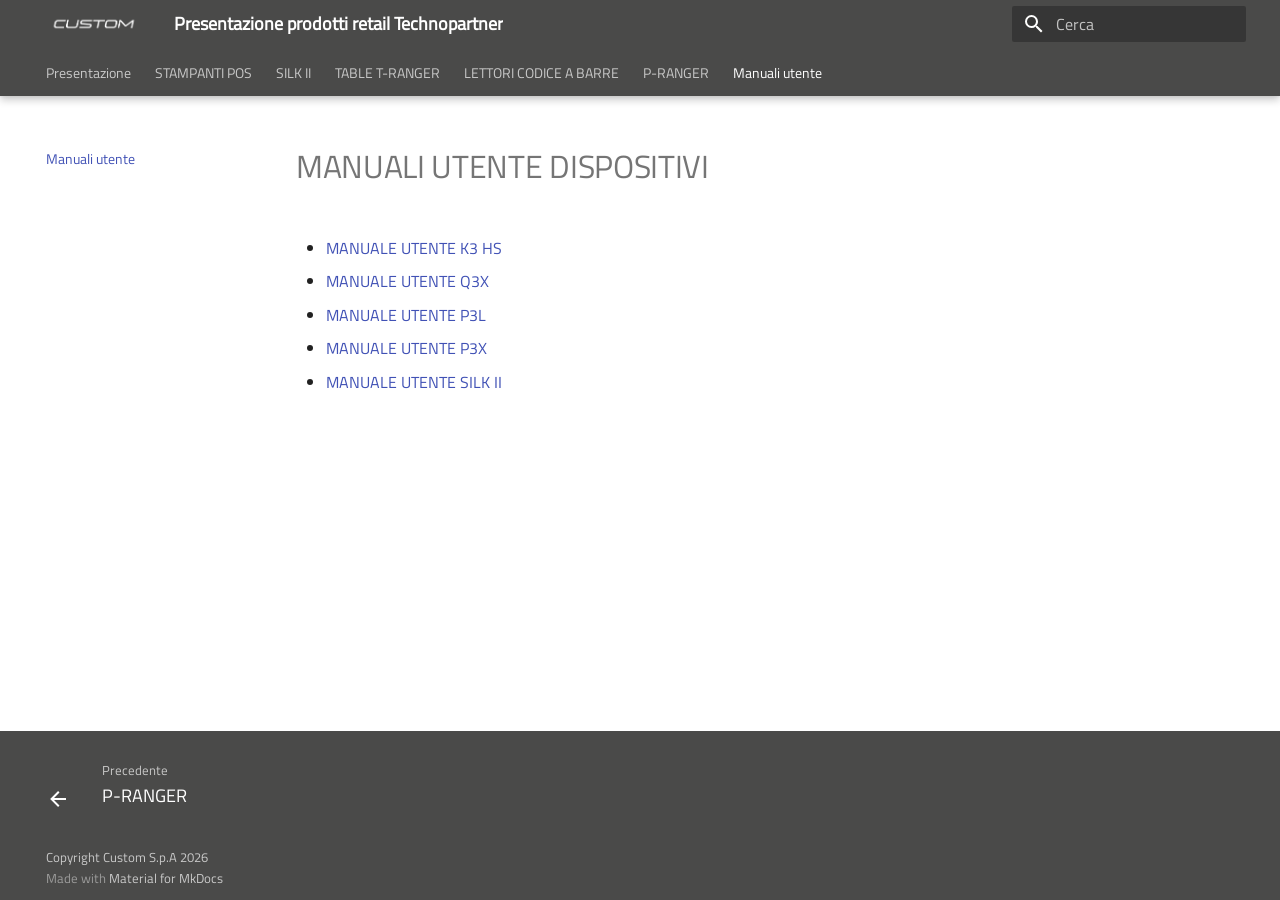
<file: manuali/index.html>
<!doctype html>
<html lang="it" class="no-js">
  <head>
    
      <meta charset="utf-8">
      <meta name="viewport" content="width=device-width,initial-scale=1">
      
      
        <meta name="author" content="Ivan Robuschi">
      
      
        <link rel="canonical" href="https://github.com/ivanrobuschi-custom/corso-tecnico-edge-n.git/manuali/">
      
      
        <link rel="prev" href="../pranger/">
      
      
      
        
      
      
      <link rel="icon" href="../assets/icons/favicon.png">
      <meta name="generator" content="mkdocs-1.6.1, mkdocs-material-9.7.6">
    
    
      
        <title>Manuali utente - Presentazione prodotti retail Technopartner</title>
      
    
    
      <link rel="stylesheet" href="../assets/stylesheets/main.484c7ddc.min.css">
      
        
        <link rel="stylesheet" href="../assets/stylesheets/palette.ab4e12ef.min.css">
      
      


    
    
      
    
    
      
        
        
        <link rel="preconnect" href="https://fonts.gstatic.com" crossorigin>
        <link rel="stylesheet" href="https://fonts.googleapis.com/css?family=Roboto:300,300i,400,400i,700,700i%7CRoboto+Mono:400,400i,700,700i&display=fallback">
        <style>:root{--md-text-font:"Roboto";--md-code-font:"Roboto Mono"}</style>
      
    
    
      <link rel="stylesheet" href="../stylesheets/extra.css">
    
    <script>__md_scope=new URL("..",location),__md_hash=e=>[...e].reduce(((e,_)=>(e<<5)-e+_.charCodeAt(0)),0),__md_get=(e,_=localStorage,t=__md_scope)=>JSON.parse(_.getItem(t.pathname+"."+e)),__md_set=(e,_,t=localStorage,a=__md_scope)=>{try{t.setItem(a.pathname+"."+e,JSON.stringify(_))}catch(e){}}</script>
    
      

    
    
  </head>
  
  
    
    
    
    
    
    <body dir="ltr" data-md-color-scheme="default" data-md-color-primary="blue-grey" data-md-color-accent="indigo">
  
    
    <input class="md-toggle" data-md-toggle="drawer" type="checkbox" id="__drawer" autocomplete="off">
    <input class="md-toggle" data-md-toggle="search" type="checkbox" id="__search" autocomplete="off">
    <label class="md-overlay" for="__drawer"></label>
    <div data-md-component="skip">
      
        
        <a href="#manuali-utente-dispositivi" class="md-skip">
          Vai al contenuto
        </a>
      
    </div>
    <div data-md-component="announce">
      
    </div>
    
    
      

  

<header class="md-header md-header--shadow md-header--lifted" data-md-component="header">
  <nav class="md-header__inner md-grid" aria-label="Intestazione">
    <a href=".." title="Presentazione prodotti retail Technopartner" class="md-header__button md-logo" aria-label="Presentazione prodotti retail Technopartner" data-md-component="logo">
      
  <img src="../assets/icons/logo.png" alt="logo">

    </a>
    <label class="md-header__button md-icon" for="__drawer">
      
      <svg xmlns="http://www.w3.org/2000/svg" viewBox="0 0 24 24"><path d="M3 6h18v2H3zm0 5h18v2H3zm0 5h18v2H3z"/></svg>
    </label>
    <div class="md-header__title" data-md-component="header-title">
      <div class="md-header__ellipsis">
        <div class="md-header__topic">
          <span class="md-ellipsis">
            Presentazione prodotti retail Technopartner
          </span>
        </div>
        <div class="md-header__topic" data-md-component="header-topic">
          <span class="md-ellipsis">
            
              Manuali utente
            
          </span>
        </div>
      </div>
    </div>
    
      
    
    
    
    
      
      
        <label class="md-header__button md-icon" for="__search">
          
          <svg xmlns="http://www.w3.org/2000/svg" viewBox="0 0 24 24"><path d="M9.5 3A6.5 6.5 0 0 1 16 9.5c0 1.61-.59 3.09-1.56 4.23l.27.27h.79l5 5-1.5 1.5-5-5v-.79l-.27-.27A6.52 6.52 0 0 1 9.5 16 6.5 6.5 0 0 1 3 9.5 6.5 6.5 0 0 1 9.5 3m0 2C7 5 5 7 5 9.5S7 14 9.5 14 14 12 14 9.5 12 5 9.5 5"/></svg>
        </label>
        <div class="md-search" data-md-component="search" role="dialog">
  <label class="md-search__overlay" for="__search"></label>
  <div class="md-search__inner" role="search">
    <form class="md-search__form" name="search">
      <input type="text" class="md-search__input" name="query" aria-label="Cerca" placeholder="Cerca" autocapitalize="off" autocorrect="off" autocomplete="off" spellcheck="false" data-md-component="search-query" required>
      <label class="md-search__icon md-icon" for="__search">
        
        <svg xmlns="http://www.w3.org/2000/svg" viewBox="0 0 24 24"><path d="M9.5 3A6.5 6.5 0 0 1 16 9.5c0 1.61-.59 3.09-1.56 4.23l.27.27h.79l5 5-1.5 1.5-5-5v-.79l-.27-.27A6.52 6.52 0 0 1 9.5 16 6.5 6.5 0 0 1 3 9.5 6.5 6.5 0 0 1 9.5 3m0 2C7 5 5 7 5 9.5S7 14 9.5 14 14 12 14 9.5 12 5 9.5 5"/></svg>
        
        <svg xmlns="http://www.w3.org/2000/svg" viewBox="0 0 24 24"><path d="M20 11v2H8l5.5 5.5-1.42 1.42L4.16 12l7.92-7.92L13.5 5.5 8 11z"/></svg>
      </label>
      <nav class="md-search__options" aria-label="Cerca">
        
          <a href="javascript:void(0)" class="md-search__icon md-icon" title="Condividi" aria-label="Condividi" data-clipboard data-clipboard-text="" data-md-component="search-share" tabindex="-1">
            
            <svg xmlns="http://www.w3.org/2000/svg" viewBox="0 0 24 24"><path d="M18 16.08c-.76 0-1.44.3-1.96.77L8.91 12.7c.05-.23.09-.46.09-.7s-.04-.47-.09-.7l7.05-4.11c.54.5 1.25.81 2.04.81a3 3 0 0 0 3-3 3 3 0 0 0-3-3 3 3 0 0 0-3 3c0 .24.04.47.09.7L8.04 9.81C7.5 9.31 6.79 9 6 9a3 3 0 0 0-3 3 3 3 0 0 0 3 3c.79 0 1.5-.31 2.04-.81l7.12 4.15c-.05.21-.08.43-.08.66 0 1.61 1.31 2.91 2.92 2.91s2.92-1.3 2.92-2.91A2.92 2.92 0 0 0 18 16.08"/></svg>
          </a>
        
        <button type="reset" class="md-search__icon md-icon" title="Cancella" aria-label="Cancella" tabindex="-1">
          
          <svg xmlns="http://www.w3.org/2000/svg" viewBox="0 0 24 24"><path d="M19 6.41 17.59 5 12 10.59 6.41 5 5 6.41 10.59 12 5 17.59 6.41 19 12 13.41 17.59 19 19 17.59 13.41 12z"/></svg>
        </button>
      </nav>
      
        <div class="md-search__suggest" data-md-component="search-suggest"></div>
      
    </form>
    <div class="md-search__output">
      <div class="md-search__scrollwrap" tabindex="0" data-md-scrollfix>
        <div class="md-search-result" data-md-component="search-result">
          <div class="md-search-result__meta">
            Inizializza la ricerca
          </div>
          <ol class="md-search-result__list" role="presentation"></ol>
        </div>
      </div>
    </div>
  </div>
</div>
      
    
    
  </nav>
  
    
      
<nav class="md-tabs" aria-label="Tabs" data-md-component="tabs">
  <div class="md-grid">
    <ul class="md-tabs__list">
      
        
  
  
  
  
    <li class="md-tabs__item">
      <a href="../presentazione/" class="md-tabs__link">
        
  
  
    
  
  Presentazione

      </a>
    </li>
  

      
        
  
  
  
  
    
    
      <li class="md-tabs__item">
        <a href="../k3_highspeed/" class="md-tabs__link">
          
  
  
    
  
  STAMPANTI POS

        </a>
      </li>
    
  

      
        
  
  
  
  
    <li class="md-tabs__item">
      <a href="../silk/" class="md-tabs__link">
        
  
  
    
  
  SILK II

      </a>
    </li>
  

      
        
  
  
  
  
    <li class="md-tabs__item">
      <a href="../tranger/" class="md-tabs__link">
        
  
  
    
  
  TABLE T-RANGER

      </a>
    </li>
  

      
        
  
  
  
  
    <li class="md-tabs__item">
      <a href="../barcode/" class="md-tabs__link">
        
  
  
    
  
  LETTORI CODICE A BARRE

      </a>
    </li>
  

      
        
  
  
  
  
    <li class="md-tabs__item">
      <a href="../pranger/" class="md-tabs__link">
        
  
  
    
  
  P-RANGER

      </a>
    </li>
  

      
        
  
  
  
    
  
  
    <li class="md-tabs__item md-tabs__item--active">
      <a href="./" class="md-tabs__link">
        
  
  
    
  
  Manuali utente

      </a>
    </li>
  

      
    </ul>
  </div>
</nav>
    
  
</header>
    
    <div class="md-container" data-md-component="container">
      
      
        
      
      <main class="md-main" data-md-component="main">
        <div class="md-main__inner md-grid">
          
            
              
              <div class="md-sidebar md-sidebar--primary" data-md-component="sidebar" data-md-type="navigation" >
                <div class="md-sidebar__scrollwrap">
                  <div class="md-sidebar__inner">
                    


  


<nav class="md-nav md-nav--primary md-nav--lifted" aria-label="Navigazione" data-md-level="0">
  <label class="md-nav__title" for="__drawer">
    <a href=".." title="Presentazione prodotti retail Technopartner" class="md-nav__button md-logo" aria-label="Presentazione prodotti retail Technopartner" data-md-component="logo">
      
  <img src="../assets/icons/logo.png" alt="logo">

    </a>
    Presentazione prodotti retail Technopartner
  </label>
  
  <ul class="md-nav__list" data-md-scrollfix>
    
      
      
  
  
  
  
    <li class="md-nav__item">
      <a href="../presentazione/" class="md-nav__link">
        
  
  
  <span class="md-ellipsis">
    
  
    Presentazione
  

    
  </span>
  
  

      </a>
    </li>
  

    
      
      
  
  
  
  
    
    
      
        
      
        
      
        
      
        
      
        
      
        
      
    
    
    
      
      
        
      
    
    
      
        
        
      
    
    <li class="md-nav__item md-nav__item--pruned md-nav__item--nested">
      
        
  
  
  
    <a href="../k3_highspeed/" class="md-nav__link">
      
  
  
  <span class="md-ellipsis">
    
  
    STAMPANTI POS
  

    
  </span>
  
  

      
        <span class="md-nav__icon md-icon"></span>
      
    </a>
  

      
    </li>
  

    
      
      
  
  
  
  
    <li class="md-nav__item">
      <a href="../silk/" class="md-nav__link">
        
  
  
  <span class="md-ellipsis">
    
  
    SILK II
  

    
  </span>
  
  

      </a>
    </li>
  

    
      
      
  
  
  
  
    <li class="md-nav__item">
      <a href="../tranger/" class="md-nav__link">
        
  
  
  <span class="md-ellipsis">
    
  
    TABLE T-RANGER
  

    
  </span>
  
  

      </a>
    </li>
  

    
      
      
  
  
  
  
    <li class="md-nav__item">
      <a href="../barcode/" class="md-nav__link">
        
  
  
  <span class="md-ellipsis">
    
  
    LETTORI CODICE A BARRE
  

    
  </span>
  
  

      </a>
    </li>
  

    
      
      
  
  
  
  
    <li class="md-nav__item">
      <a href="../pranger/" class="md-nav__link">
        
  
  
  <span class="md-ellipsis">
    
  
    P-RANGER
  

    
  </span>
  
  

      </a>
    </li>
  

    
      
      
  
  
    
  
  
  
    <li class="md-nav__item md-nav__item--active">
      
      <input class="md-nav__toggle md-toggle" type="checkbox" id="__toc">
      
      
        
      
      
      <a href="./" class="md-nav__link md-nav__link--active">
        
  
  
  <span class="md-ellipsis">
    
  
    Manuali utente
  

    
  </span>
  
  

      </a>
      
    </li>
  

    
  </ul>
</nav>
                  </div>
                </div>
              </div>
            
            
              
              <div class="md-sidebar md-sidebar--secondary" data-md-component="sidebar" data-md-type="toc" >
                <div class="md-sidebar__scrollwrap">
                  <div class="md-sidebar__inner">
                    

<nav class="md-nav md-nav--secondary" aria-label="Indice">
  
  
  
    
  
  
</nav>
                  </div>
                </div>
              </div>
            
          
          
            <div class="md-content" data-md-component="content">
              
                




              
              <article class="md-content__inner md-typeset">
                
                  



<h1 id="manuali-utente-dispositivi">MANUALI UTENTE DISPOSITIVI</h1>
<ul>
<li>
<p><a href="../assets/resources/Manuale_utente_K3.PDF">MANUALE UTENTE K3 HS</a></p>
</li>
<li>
<p><a href="../assets/resources/manualeq3x.pdf">MANUALE UTENTE Q3X</a></p>
</li>
<li>
<p><a href="../assets/resources/manualeP3L.pdf">MANUALE UTENTE P3L</a></p>
</li>
<li>
<p><a href="../assets/resources/manuale_p3x.pdf">MANUALE UTENTE P3X</a></p>
</li>
<li>
<p><a href="../assets/resources/silk.pdf">MANUALE UTENTE SILK II</a></p>
</li>
</ul>












                
              </article>
            </div>
          
          
<script>var target=document.getElementById(location.hash.slice(1));target&&target.name&&(target.checked=target.name.startsWith("__tabbed_"))</script>
        </div>
        
          <button type="button" class="md-top md-icon" data-md-component="top" hidden>
  
  <svg xmlns="http://www.w3.org/2000/svg" viewBox="0 0 24 24"><path d="M13 20h-2V8l-5.5 5.5-1.42-1.42L12 4.16l7.92 7.92-1.42 1.42L13 8z"/></svg>
  Torna su
</button>
        
      </main>
      
        <footer class="md-footer">
  
    
      
      <nav class="md-footer__inner md-grid" aria-label="Piede" >
        
          
          <a href="../pranger/" class="md-footer__link md-footer__link--prev" aria-label="Precedente: P-RANGER">
            <div class="md-footer__button md-icon">
              
              <svg xmlns="http://www.w3.org/2000/svg" viewBox="0 0 24 24"><path d="M20 11v2H8l5.5 5.5-1.42 1.42L4.16 12l7.92-7.92L13.5 5.5 8 11z"/></svg>
            </div>
            <div class="md-footer__title">
              <span class="md-footer__direction">
                Precedente
              </span>
              <div class="md-ellipsis">
                P-RANGER
              </div>
            </div>
          </a>
        
        
      </nav>
    
  
  <div class="md-footer-meta md-typeset">
    <div class="md-footer-meta__inner md-grid">
      <div class="md-copyright">
  
    <div class="md-copyright__highlight">
      Copyright Custom S.p.A 2026
    </div>
  
  
    Made with
    <a href="https://squidfunk.github.io/mkdocs-material/" target="_blank" rel="noopener">
      Material for MkDocs
    </a>
  
</div>
      
    </div>
  </div>
</footer>
      
    </div>
    <div class="md-dialog" data-md-component="dialog">
      <div class="md-dialog__inner md-typeset"></div>
    </div>
    
      <div class="md-progress" data-md-component="progress" role="progressbar"></div>
    
    
    
      
      
      <script id="__config" type="application/json">{"annotate": null, "base": "..", "features": ["navigation.instant", "navigation.instant.prefetch", "navigation.instant.preview", "navigation.instant.progress", "navigation.tracking", "navigation.tabs", "navigation.tabs.sticky", "navigation.path", "navigation.sections", "navigation.prune", "navigation.indexes", "navigation.top", "search.suggest", "search.highlight", "search.share", "navigation.footer"], "search": "../assets/javascripts/workers/search.2c215733.min.js", "tags": null, "translations": {"clipboard.copied": "Copiato", "clipboard.copy": "Copia", "search.result.more.one": "1 altro in questa pagina", "search.result.more.other": "# altri in questa pagina", "search.result.none": "Nessun documento trovato", "search.result.one": "1 documento trovato", "search.result.other": "# documenti trovati", "search.result.placeholder": "Scrivi per iniziare a cercare", "search.result.term.missing": "Non presente", "select.version": "Seleziona la versione"}, "version": null}</script>
    
    
      <script src="../assets/javascripts/bundle.79ae519e.min.js"></script>
      
    
  </body>
</html>
</file>
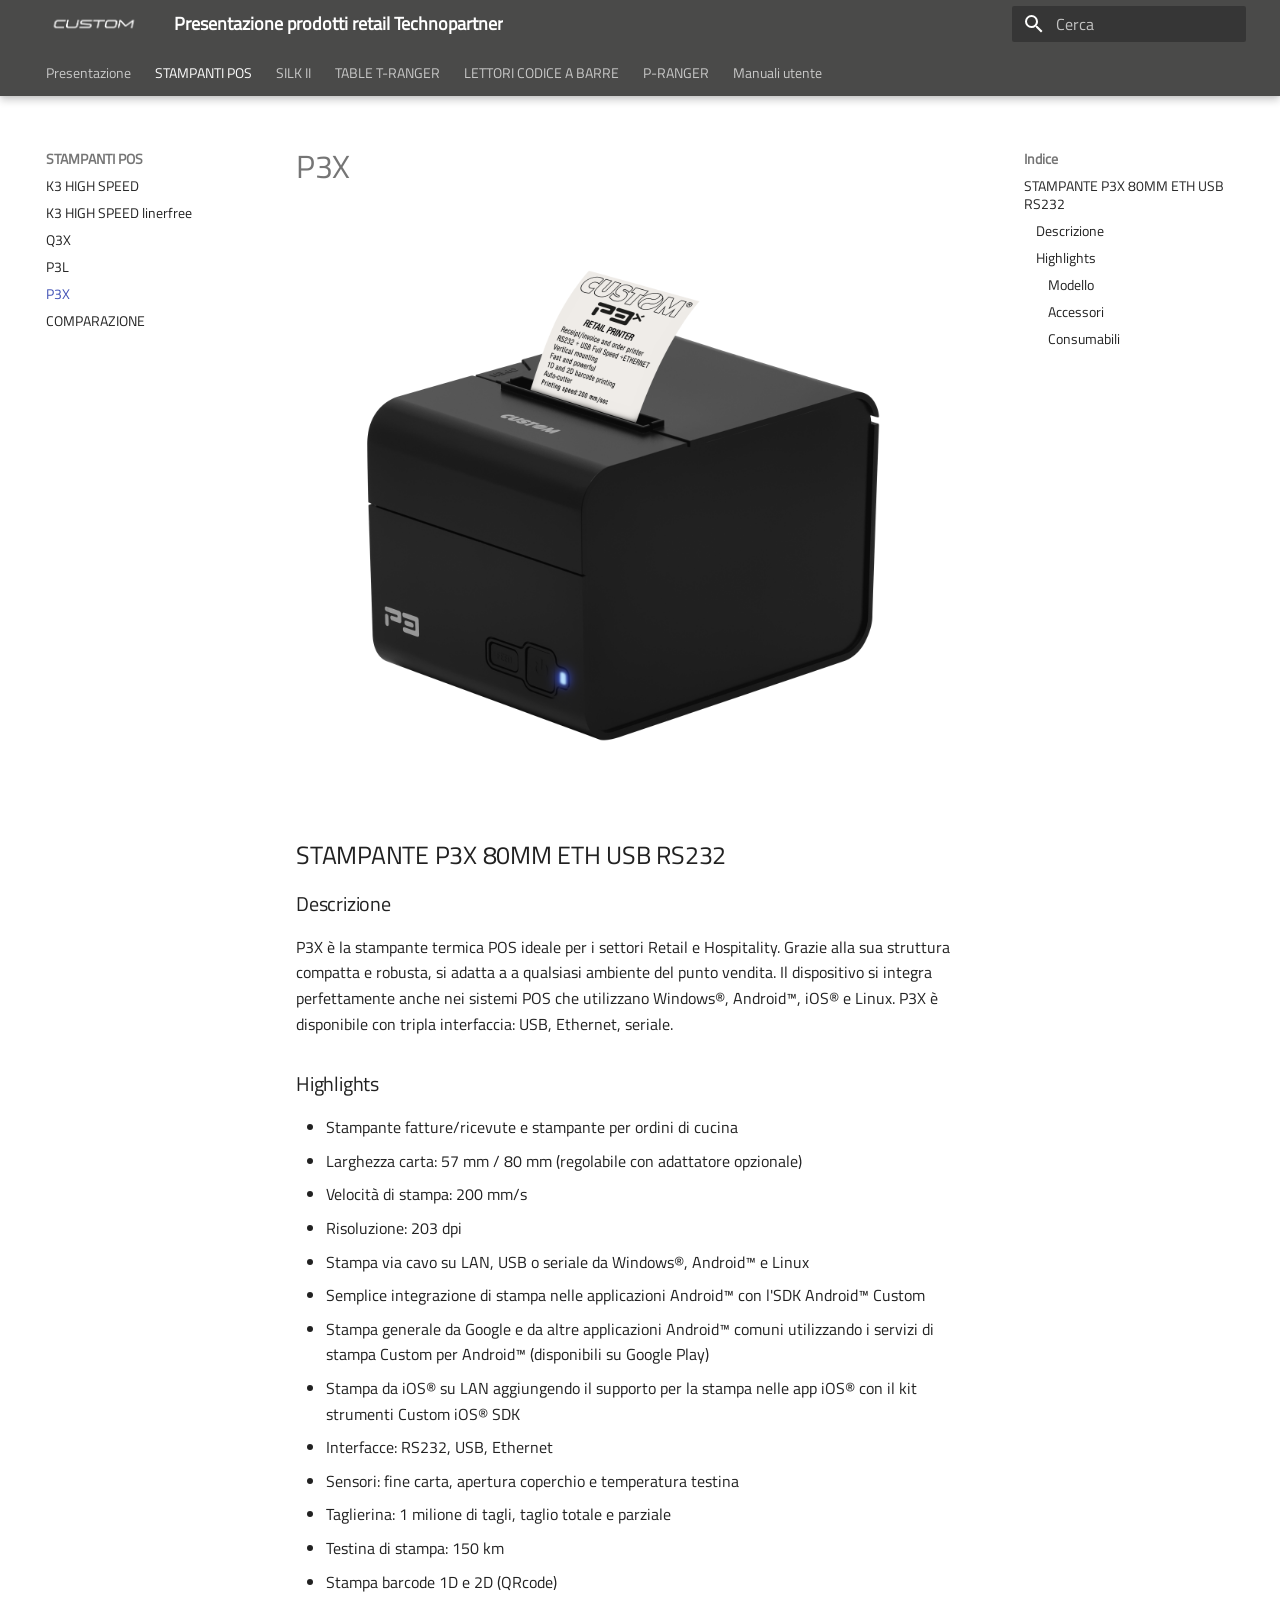
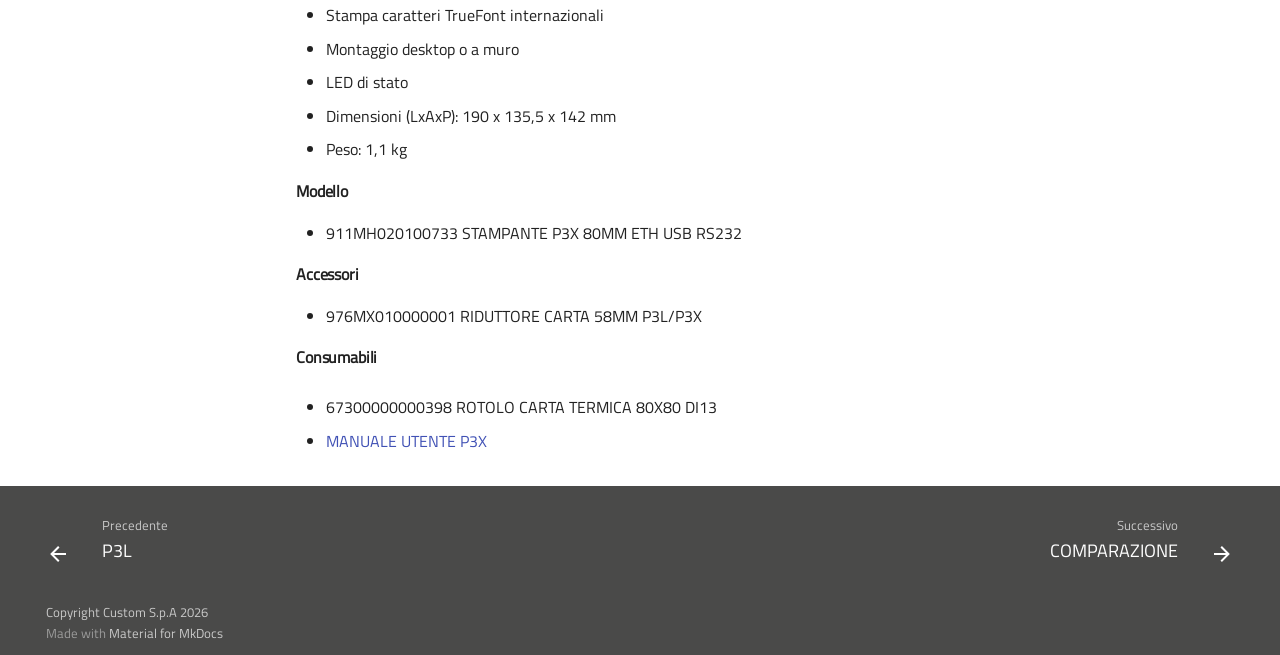
<file: P3X/index.html>
<!doctype html>
<html lang="it" class="no-js">
  <head>
    
      <meta charset="utf-8">
      <meta name="viewport" content="width=device-width,initial-scale=1">
      
      
        <meta name="author" content="Ivan Robuschi">
      
      
        <link rel="canonical" href="https://github.com/ivanrobuschi-custom/corso-tecnico-edge-n.git/P3X/">
      
      
        <link rel="prev" href="../P3L/">
      
      
        <link rel="next" href="../tabella/">
      
      
        
      
      
      <link rel="icon" href="../assets/icons/favicon.png">
      <meta name="generator" content="mkdocs-1.6.1, mkdocs-material-9.7.6">
    
    
      
        <title>P3X - Presentazione prodotti retail Technopartner</title>
      
    
    
      <link rel="stylesheet" href="../assets/stylesheets/main.484c7ddc.min.css">
      
        
        <link rel="stylesheet" href="../assets/stylesheets/palette.ab4e12ef.min.css">
      
      


    
    
      
    
    
      
        
        
        <link rel="preconnect" href="https://fonts.gstatic.com" crossorigin>
        <link rel="stylesheet" href="https://fonts.googleapis.com/css?family=Roboto:300,300i,400,400i,700,700i%7CRoboto+Mono:400,400i,700,700i&display=fallback">
        <style>:root{--md-text-font:"Roboto";--md-code-font:"Roboto Mono"}</style>
      
    
    
      <link rel="stylesheet" href="../stylesheets/extra.css">
    
    <script>__md_scope=new URL("..",location),__md_hash=e=>[...e].reduce(((e,_)=>(e<<5)-e+_.charCodeAt(0)),0),__md_get=(e,_=localStorage,t=__md_scope)=>JSON.parse(_.getItem(t.pathname+"."+e)),__md_set=(e,_,t=localStorage,a=__md_scope)=>{try{t.setItem(a.pathname+"."+e,JSON.stringify(_))}catch(e){}}</script>
    
      

    
    
  </head>
  
  
    
    
    
    
    
    <body dir="ltr" data-md-color-scheme="default" data-md-color-primary="blue-grey" data-md-color-accent="indigo">
  
    
    <input class="md-toggle" data-md-toggle="drawer" type="checkbox" id="__drawer" autocomplete="off">
    <input class="md-toggle" data-md-toggle="search" type="checkbox" id="__search" autocomplete="off">
    <label class="md-overlay" for="__drawer"></label>
    <div data-md-component="skip">
      
        
        <a href="#p3x" class="md-skip">
          Vai al contenuto
        </a>
      
    </div>
    <div data-md-component="announce">
      
    </div>
    
    
      

  

<header class="md-header md-header--shadow md-header--lifted" data-md-component="header">
  <nav class="md-header__inner md-grid" aria-label="Intestazione">
    <a href=".." title="Presentazione prodotti retail Technopartner" class="md-header__button md-logo" aria-label="Presentazione prodotti retail Technopartner" data-md-component="logo">
      
  <img src="../assets/icons/logo.png" alt="logo">

    </a>
    <label class="md-header__button md-icon" for="__drawer">
      
      <svg xmlns="http://www.w3.org/2000/svg" viewBox="0 0 24 24"><path d="M3 6h18v2H3zm0 5h18v2H3zm0 5h18v2H3z"/></svg>
    </label>
    <div class="md-header__title" data-md-component="header-title">
      <div class="md-header__ellipsis">
        <div class="md-header__topic">
          <span class="md-ellipsis">
            Presentazione prodotti retail Technopartner
          </span>
        </div>
        <div class="md-header__topic" data-md-component="header-topic">
          <span class="md-ellipsis">
            
              P3X
            
          </span>
        </div>
      </div>
    </div>
    
      
    
    
    
    
      
      
        <label class="md-header__button md-icon" for="__search">
          
          <svg xmlns="http://www.w3.org/2000/svg" viewBox="0 0 24 24"><path d="M9.5 3A6.5 6.5 0 0 1 16 9.5c0 1.61-.59 3.09-1.56 4.23l.27.27h.79l5 5-1.5 1.5-5-5v-.79l-.27-.27A6.52 6.52 0 0 1 9.5 16 6.5 6.5 0 0 1 3 9.5 6.5 6.5 0 0 1 9.5 3m0 2C7 5 5 7 5 9.5S7 14 9.5 14 14 12 14 9.5 12 5 9.5 5"/></svg>
        </label>
        <div class="md-search" data-md-component="search" role="dialog">
  <label class="md-search__overlay" for="__search"></label>
  <div class="md-search__inner" role="search">
    <form class="md-search__form" name="search">
      <input type="text" class="md-search__input" name="query" aria-label="Cerca" placeholder="Cerca" autocapitalize="off" autocorrect="off" autocomplete="off" spellcheck="false" data-md-component="search-query" required>
      <label class="md-search__icon md-icon" for="__search">
        
        <svg xmlns="http://www.w3.org/2000/svg" viewBox="0 0 24 24"><path d="M9.5 3A6.5 6.5 0 0 1 16 9.5c0 1.61-.59 3.09-1.56 4.23l.27.27h.79l5 5-1.5 1.5-5-5v-.79l-.27-.27A6.52 6.52 0 0 1 9.5 16 6.5 6.5 0 0 1 3 9.5 6.5 6.5 0 0 1 9.5 3m0 2C7 5 5 7 5 9.5S7 14 9.5 14 14 12 14 9.5 12 5 9.5 5"/></svg>
        
        <svg xmlns="http://www.w3.org/2000/svg" viewBox="0 0 24 24"><path d="M20 11v2H8l5.5 5.5-1.42 1.42L4.16 12l7.92-7.92L13.5 5.5 8 11z"/></svg>
      </label>
      <nav class="md-search__options" aria-label="Cerca">
        
          <a href="javascript:void(0)" class="md-search__icon md-icon" title="Condividi" aria-label="Condividi" data-clipboard data-clipboard-text="" data-md-component="search-share" tabindex="-1">
            
            <svg xmlns="http://www.w3.org/2000/svg" viewBox="0 0 24 24"><path d="M18 16.08c-.76 0-1.44.3-1.96.77L8.91 12.7c.05-.23.09-.46.09-.7s-.04-.47-.09-.7l7.05-4.11c.54.5 1.25.81 2.04.81a3 3 0 0 0 3-3 3 3 0 0 0-3-3 3 3 0 0 0-3 3c0 .24.04.47.09.7L8.04 9.81C7.5 9.31 6.79 9 6 9a3 3 0 0 0-3 3 3 3 0 0 0 3 3c.79 0 1.5-.31 2.04-.81l7.12 4.15c-.05.21-.08.43-.08.66 0 1.61 1.31 2.91 2.92 2.91s2.92-1.3 2.92-2.91A2.92 2.92 0 0 0 18 16.08"/></svg>
          </a>
        
        <button type="reset" class="md-search__icon md-icon" title="Cancella" aria-label="Cancella" tabindex="-1">
          
          <svg xmlns="http://www.w3.org/2000/svg" viewBox="0 0 24 24"><path d="M19 6.41 17.59 5 12 10.59 6.41 5 5 6.41 10.59 12 5 17.59 6.41 19 12 13.41 17.59 19 19 17.59 13.41 12z"/></svg>
        </button>
      </nav>
      
        <div class="md-search__suggest" data-md-component="search-suggest"></div>
      
    </form>
    <div class="md-search__output">
      <div class="md-search__scrollwrap" tabindex="0" data-md-scrollfix>
        <div class="md-search-result" data-md-component="search-result">
          <div class="md-search-result__meta">
            Inizializza la ricerca
          </div>
          <ol class="md-search-result__list" role="presentation"></ol>
        </div>
      </div>
    </div>
  </div>
</div>
      
    
    
  </nav>
  
    
      
<nav class="md-tabs" aria-label="Tabs" data-md-component="tabs">
  <div class="md-grid">
    <ul class="md-tabs__list">
      
        
  
  
  
  
    <li class="md-tabs__item">
      <a href="../presentazione/" class="md-tabs__link">
        
  
  
    
  
  Presentazione

      </a>
    </li>
  

      
        
  
  
  
    
  
  
    
    
      <li class="md-tabs__item md-tabs__item--active">
        <a href="../k3_highspeed/" class="md-tabs__link">
          
  
  
    
  
  STAMPANTI POS

        </a>
      </li>
    
  

      
        
  
  
  
  
    <li class="md-tabs__item">
      <a href="../silk/" class="md-tabs__link">
        
  
  
    
  
  SILK II

      </a>
    </li>
  

      
        
  
  
  
  
    <li class="md-tabs__item">
      <a href="../tranger/" class="md-tabs__link">
        
  
  
    
  
  TABLE T-RANGER

      </a>
    </li>
  

      
        
  
  
  
  
    <li class="md-tabs__item">
      <a href="../barcode/" class="md-tabs__link">
        
  
  
    
  
  LETTORI CODICE A BARRE

      </a>
    </li>
  

      
        
  
  
  
  
    <li class="md-tabs__item">
      <a href="../pranger/" class="md-tabs__link">
        
  
  
    
  
  P-RANGER

      </a>
    </li>
  

      
        
  
  
  
  
    <li class="md-tabs__item">
      <a href="../manuali/" class="md-tabs__link">
        
  
  
    
  
  Manuali utente

      </a>
    </li>
  

      
    </ul>
  </div>
</nav>
    
  
</header>
    
    <div class="md-container" data-md-component="container">
      
      
        
      
      <main class="md-main" data-md-component="main">
        <div class="md-main__inner md-grid">
          
            
              
              <div class="md-sidebar md-sidebar--primary" data-md-component="sidebar" data-md-type="navigation" >
                <div class="md-sidebar__scrollwrap">
                  <div class="md-sidebar__inner">
                    


  


<nav class="md-nav md-nav--primary md-nav--lifted" aria-label="Navigazione" data-md-level="0">
  <label class="md-nav__title" for="__drawer">
    <a href=".." title="Presentazione prodotti retail Technopartner" class="md-nav__button md-logo" aria-label="Presentazione prodotti retail Technopartner" data-md-component="logo">
      
  <img src="../assets/icons/logo.png" alt="logo">

    </a>
    Presentazione prodotti retail Technopartner
  </label>
  
  <ul class="md-nav__list" data-md-scrollfix>
    
      
      
  
  
  
  
    <li class="md-nav__item">
      <a href="../presentazione/" class="md-nav__link">
        
  
  
  <span class="md-ellipsis">
    
  
    Presentazione
  

    
  </span>
  
  

      </a>
    </li>
  

    
      
      
  
  
    
  
  
  
    
    
      
        
      
        
      
        
      
        
      
        
      
        
      
    
    
    
      
        
        
      
      
        
      
    
    
      
    
    <li class="md-nav__item md-nav__item--active md-nav__item--section md-nav__item--nested">
      
        
        
        <input class="md-nav__toggle md-toggle " type="checkbox" id="__nav_2" checked>
        
          
          <label class="md-nav__link" for="__nav_2" id="__nav_2_label" tabindex="">
            
  
  
  <span class="md-ellipsis">
    
  
    STAMPANTI POS
  

    
  </span>
  
  

            <span class="md-nav__icon md-icon"></span>
          </label>
        
        <nav class="md-nav" data-md-level="1" aria-labelledby="__nav_2_label" aria-expanded="true">
          <label class="md-nav__title" for="__nav_2">
            <span class="md-nav__icon md-icon"></span>
            
  
    STAMPANTI POS
  

          </label>
          <ul class="md-nav__list" data-md-scrollfix>
            
              
                
  
  
  
  
    <li class="md-nav__item">
      <a href="../k3_highspeed/" class="md-nav__link">
        
  
  
  <span class="md-ellipsis">
    
  
    K3 HIGH SPEED
  

    
  </span>
  
  

      </a>
    </li>
  

              
            
              
                
  
  
  
  
    <li class="md-nav__item">
      <a href="../k3_highspeed_linerfree/" class="md-nav__link">
        
  
  
  <span class="md-ellipsis">
    
  
    K3 HIGH SPEED linerfree
  

    
  </span>
  
  

      </a>
    </li>
  

              
            
              
                
  
  
  
  
    <li class="md-nav__item">
      <a href="../Q3X/" class="md-nav__link">
        
  
  
  <span class="md-ellipsis">
    
  
    Q3X
  

    
  </span>
  
  

      </a>
    </li>
  

              
            
              
                
  
  
  
  
    <li class="md-nav__item">
      <a href="../P3L/" class="md-nav__link">
        
  
  
  <span class="md-ellipsis">
    
  
    P3L
  

    
  </span>
  
  

      </a>
    </li>
  

              
            
              
                
  
  
    
  
  
  
    <li class="md-nav__item md-nav__item--active">
      
      <input class="md-nav__toggle md-toggle" type="checkbox" id="__toc">
      
      
        
      
      
        <label class="md-nav__link md-nav__link--active" for="__toc">
          
  
  
  <span class="md-ellipsis">
    
  
    P3X
  

    
  </span>
  
  

          <span class="md-nav__icon md-icon"></span>
        </label>
      
      <a href="./" class="md-nav__link md-nav__link--active">
        
  
  
  <span class="md-ellipsis">
    
  
    P3X
  

    
  </span>
  
  

      </a>
      
        

<nav class="md-nav md-nav--secondary" aria-label="Indice">
  
  
  
    
  
  
    <label class="md-nav__title" for="__toc">
      <span class="md-nav__icon md-icon"></span>
      Indice
    </label>
    <ul class="md-nav__list" data-md-component="toc" data-md-scrollfix>
      
        <li class="md-nav__item">
  <a href="#stampante-p3x-80mm-eth-usb-rs232" class="md-nav__link">
    <span class="md-ellipsis">
      
        STAMPANTE P3X 80MM ETH USB RS232
      
    </span>
  </a>
  
    <nav class="md-nav" aria-label="STAMPANTE P3X 80MM ETH USB RS232">
      <ul class="md-nav__list">
        
          <li class="md-nav__item">
  <a href="#descrizione" class="md-nav__link">
    <span class="md-ellipsis">
      
        Descrizione
      
    </span>
  </a>
  
</li>
        
          <li class="md-nav__item">
  <a href="#highlights" class="md-nav__link">
    <span class="md-ellipsis">
      
        Highlights
      
    </span>
  </a>
  
    <nav class="md-nav" aria-label="Highlights">
      <ul class="md-nav__list">
        
          <li class="md-nav__item">
  <a href="#modello" class="md-nav__link">
    <span class="md-ellipsis">
      
        Modello
      
    </span>
  </a>
  
</li>
        
          <li class="md-nav__item">
  <a href="#accessori" class="md-nav__link">
    <span class="md-ellipsis">
      
        Accessori
      
    </span>
  </a>
  
</li>
        
          <li class="md-nav__item">
  <a href="#consumabili" class="md-nav__link">
    <span class="md-ellipsis">
      
        Consumabili
      
    </span>
  </a>
  
</li>
        
      </ul>
    </nav>
  
</li>
        
      </ul>
    </nav>
  
</li>
      
    </ul>
  
</nav>
      
    </li>
  

              
            
              
                
  
  
  
  
    <li class="md-nav__item">
      <a href="../tabella/" class="md-nav__link">
        
  
  
  <span class="md-ellipsis">
    
  
    COMPARAZIONE
  

    
  </span>
  
  

      </a>
    </li>
  

              
            
          </ul>
        </nav>
      
    </li>
  

    
      
      
  
  
  
  
    <li class="md-nav__item">
      <a href="../silk/" class="md-nav__link">
        
  
  
  <span class="md-ellipsis">
    
  
    SILK II
  

    
  </span>
  
  

      </a>
    </li>
  

    
      
      
  
  
  
  
    <li class="md-nav__item">
      <a href="../tranger/" class="md-nav__link">
        
  
  
  <span class="md-ellipsis">
    
  
    TABLE T-RANGER
  

    
  </span>
  
  

      </a>
    </li>
  

    
      
      
  
  
  
  
    <li class="md-nav__item">
      <a href="../barcode/" class="md-nav__link">
        
  
  
  <span class="md-ellipsis">
    
  
    LETTORI CODICE A BARRE
  

    
  </span>
  
  

      </a>
    </li>
  

    
      
      
  
  
  
  
    <li class="md-nav__item">
      <a href="../pranger/" class="md-nav__link">
        
  
  
  <span class="md-ellipsis">
    
  
    P-RANGER
  

    
  </span>
  
  

      </a>
    </li>
  

    
      
      
  
  
  
  
    <li class="md-nav__item">
      <a href="../manuali/" class="md-nav__link">
        
  
  
  <span class="md-ellipsis">
    
  
    Manuali utente
  

    
  </span>
  
  

      </a>
    </li>
  

    
  </ul>
</nav>
                  </div>
                </div>
              </div>
            
            
              
              <div class="md-sidebar md-sidebar--secondary" data-md-component="sidebar" data-md-type="toc" >
                <div class="md-sidebar__scrollwrap">
                  <div class="md-sidebar__inner">
                    

<nav class="md-nav md-nav--secondary" aria-label="Indice">
  
  
  
    
  
  
    <label class="md-nav__title" for="__toc">
      <span class="md-nav__icon md-icon"></span>
      Indice
    </label>
    <ul class="md-nav__list" data-md-component="toc" data-md-scrollfix>
      
        <li class="md-nav__item">
  <a href="#stampante-p3x-80mm-eth-usb-rs232" class="md-nav__link">
    <span class="md-ellipsis">
      
        STAMPANTE P3X 80MM ETH USB RS232
      
    </span>
  </a>
  
    <nav class="md-nav" aria-label="STAMPANTE P3X 80MM ETH USB RS232">
      <ul class="md-nav__list">
        
          <li class="md-nav__item">
  <a href="#descrizione" class="md-nav__link">
    <span class="md-ellipsis">
      
        Descrizione
      
    </span>
  </a>
  
</li>
        
          <li class="md-nav__item">
  <a href="#highlights" class="md-nav__link">
    <span class="md-ellipsis">
      
        Highlights
      
    </span>
  </a>
  
    <nav class="md-nav" aria-label="Highlights">
      <ul class="md-nav__list">
        
          <li class="md-nav__item">
  <a href="#modello" class="md-nav__link">
    <span class="md-ellipsis">
      
        Modello
      
    </span>
  </a>
  
</li>
        
          <li class="md-nav__item">
  <a href="#accessori" class="md-nav__link">
    <span class="md-ellipsis">
      
        Accessori
      
    </span>
  </a>
  
</li>
        
          <li class="md-nav__item">
  <a href="#consumabili" class="md-nav__link">
    <span class="md-ellipsis">
      
        Consumabili
      
    </span>
  </a>
  
</li>
        
      </ul>
    </nav>
  
</li>
        
      </ul>
    </nav>
  
</li>
      
    </ul>
  
</nav>
                  </div>
                </div>
              </div>
            
          
          
            <div class="md-content" data-md-component="content">
              
                




              
              <article class="md-content__inner md-typeset">
                
                  



<h1 id="p3x">P3X</h1>
<p><img alt="" src="../assets/images/P3X.png" /></p>
<h2 id="stampante-p3x-80mm-eth-usb-rs232">STAMPANTE P3X 80MM ETH USB RS232</h2>
<h3 id="descrizione">Descrizione</h3>
<p>P3X è la stampante termica POS ideale per i settori Retail e
Hospitality.
Grazie alla sua struttura compatta e robusta, si adatta a a qualsiasi ambiente del punto vendita. Il dispositivo si integra perfettamente anche nei sistemi POS che utilizzano Windows®, Android™, iOS® e Linux. P3X è disponibile con tripla interfaccia: USB, Ethernet, seriale.</p>
<h3 id="highlights">Highlights</h3>
<ul>
<li>Stampante fatture/ricevute e stampante per ordini di cucina</li>
<li>Larghezza carta: 57 mm / 80 mm (regolabile con adattatore opzionale)</li>
<li>Velocità di stampa: 200 mm/s</li>
<li>Risoluzione: 203 dpi</li>
<li>Stampa via cavo su LAN, USB o seriale da Windows®, Android™ e Linux</li>
<li>Semplice integrazione di stampa nelle applicazioni Android™ con l'SDK Android™ Custom</li>
<li>Stampa generale da Google e da altre applicazioni Android™ comuni utilizzando i servizi di stampa Custom per Android™ (disponibili su Google Play)</li>
<li>Stampa da iOS® su LAN aggiungendo il supporto per la stampa nelle app iOS® con il kit strumenti Custom iOS® SDK</li>
<li>Interfacce: RS232, USB, Ethernet </li>
<li>Sensori: fine carta, apertura coperchio e temperatura testina</li>
<li>Taglierina: 1 milione di tagli, taglio totale e parziale</li>
<li>Testina di stampa: 150 km</li>
<li>Stampa barcode 1D e 2D (QRcode)</li>
<li>Stampa caratteri TrueFont internazionali</li>
<li>Montaggio desktop o a muro</li>
<li>LED di stato</li>
<li>Dimensioni (LxAxP): 190 x 135,5 x 142 mm</li>
<li>Peso: 1,1 kg</li>
</ul>
<h4 id="modello">Modello</h4>
<ul>
<li>911MH020100733 STAMPANTE P3X 80MM ETH USB RS232</li>
</ul>
<h4 id="accessori">Accessori</h4>
<ul>
<li>976MX010000001 RIDUTTORE CARTA 58MM P3L/P3X</li>
</ul>
<h4 id="consumabili">Consumabili</h4>
<ul>
<li>
<p>67300000000398 ROTOLO CARTA TERMICA 80X80 DI13</p>
</li>
<li>
<p><a href="../assets/resources/manuale_p3x.pdf">MANUALE UTENTE P3X</a></p>
</li>
</ul>












                
              </article>
            </div>
          
          
<script>var target=document.getElementById(location.hash.slice(1));target&&target.name&&(target.checked=target.name.startsWith("__tabbed_"))</script>
        </div>
        
          <button type="button" class="md-top md-icon" data-md-component="top" hidden>
  
  <svg xmlns="http://www.w3.org/2000/svg" viewBox="0 0 24 24"><path d="M13 20h-2V8l-5.5 5.5-1.42-1.42L12 4.16l7.92 7.92-1.42 1.42L13 8z"/></svg>
  Torna su
</button>
        
      </main>
      
        <footer class="md-footer">
  
    
      
      <nav class="md-footer__inner md-grid" aria-label="Piede" >
        
          
          <a href="../P3L/" class="md-footer__link md-footer__link--prev" aria-label="Precedente: P3L">
            <div class="md-footer__button md-icon">
              
              <svg xmlns="http://www.w3.org/2000/svg" viewBox="0 0 24 24"><path d="M20 11v2H8l5.5 5.5-1.42 1.42L4.16 12l7.92-7.92L13.5 5.5 8 11z"/></svg>
            </div>
            <div class="md-footer__title">
              <span class="md-footer__direction">
                Precedente
              </span>
              <div class="md-ellipsis">
                P3L
              </div>
            </div>
          </a>
        
        
          
          <a href="../tabella/" class="md-footer__link md-footer__link--next" aria-label="Successivo: COMPARAZIONE">
            <div class="md-footer__title">
              <span class="md-footer__direction">
                Successivo
              </span>
              <div class="md-ellipsis">
                COMPARAZIONE
              </div>
            </div>
            <div class="md-footer__button md-icon">
              
              <svg xmlns="http://www.w3.org/2000/svg" viewBox="0 0 24 24"><path d="M4 11v2h12l-5.5 5.5 1.42 1.42L19.84 12l-7.92-7.92L10.5 5.5 16 11z"/></svg>
            </div>
          </a>
        
      </nav>
    
  
  <div class="md-footer-meta md-typeset">
    <div class="md-footer-meta__inner md-grid">
      <div class="md-copyright">
  
    <div class="md-copyright__highlight">
      Copyright Custom S.p.A 2026
    </div>
  
  
    Made with
    <a href="https://squidfunk.github.io/mkdocs-material/" target="_blank" rel="noopener">
      Material for MkDocs
    </a>
  
</div>
      
    </div>
  </div>
</footer>
      
    </div>
    <div class="md-dialog" data-md-component="dialog">
      <div class="md-dialog__inner md-typeset"></div>
    </div>
    
      <div class="md-progress" data-md-component="progress" role="progressbar"></div>
    
    
    
      
      
      <script id="__config" type="application/json">{"annotate": null, "base": "..", "features": ["navigation.instant", "navigation.instant.prefetch", "navigation.instant.preview", "navigation.instant.progress", "navigation.tracking", "navigation.tabs", "navigation.tabs.sticky", "navigation.path", "navigation.sections", "navigation.prune", "navigation.indexes", "navigation.top", "search.suggest", "search.highlight", "search.share", "navigation.footer"], "search": "../assets/javascripts/workers/search.2c215733.min.js", "tags": null, "translations": {"clipboard.copied": "Copiato", "clipboard.copy": "Copia", "search.result.more.one": "1 altro in questa pagina", "search.result.more.other": "# altri in questa pagina", "search.result.none": "Nessun documento trovato", "search.result.one": "1 documento trovato", "search.result.other": "# documenti trovati", "search.result.placeholder": "Scrivi per iniziare a cercare", "search.result.term.missing": "Non presente", "select.version": "Seleziona la versione"}, "version": null}</script>
    
    
      <script src="../assets/javascripts/bundle.79ae519e.min.js"></script>
      
    
  </body>
</html>
</file>
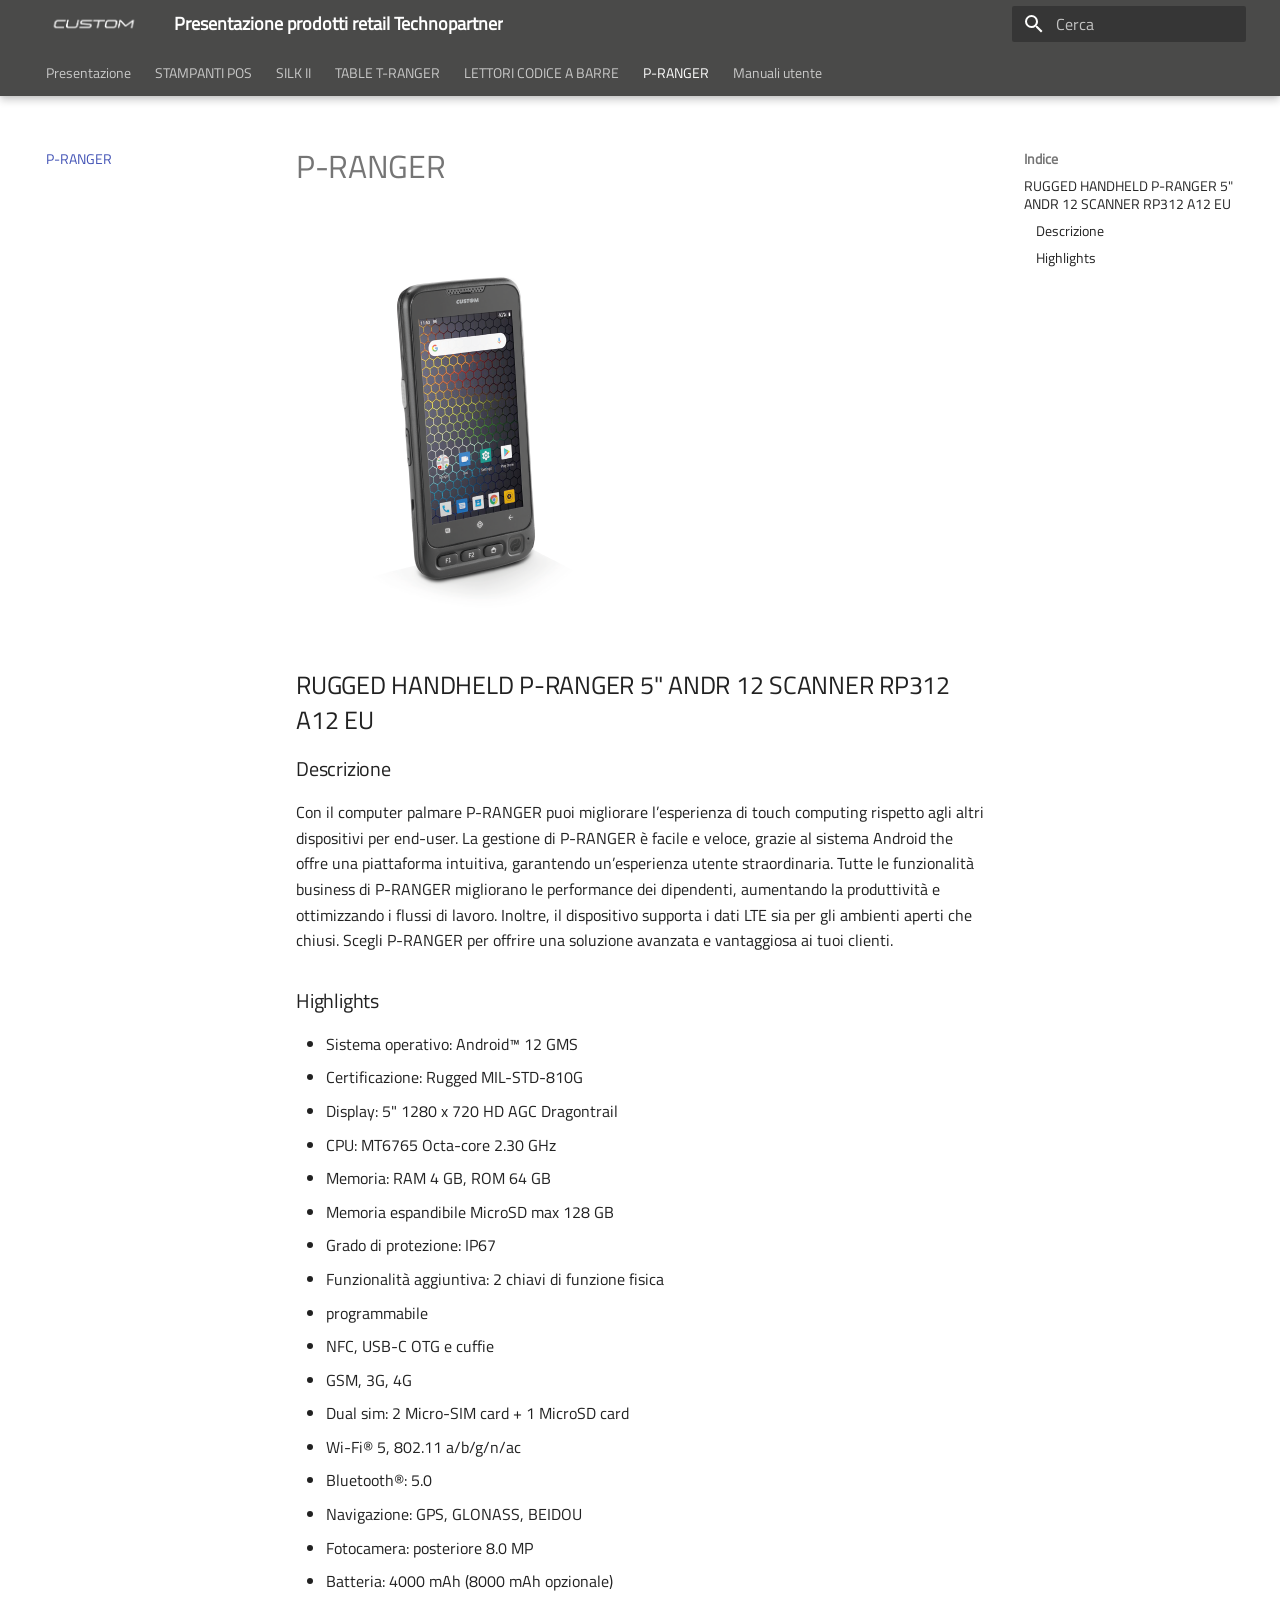
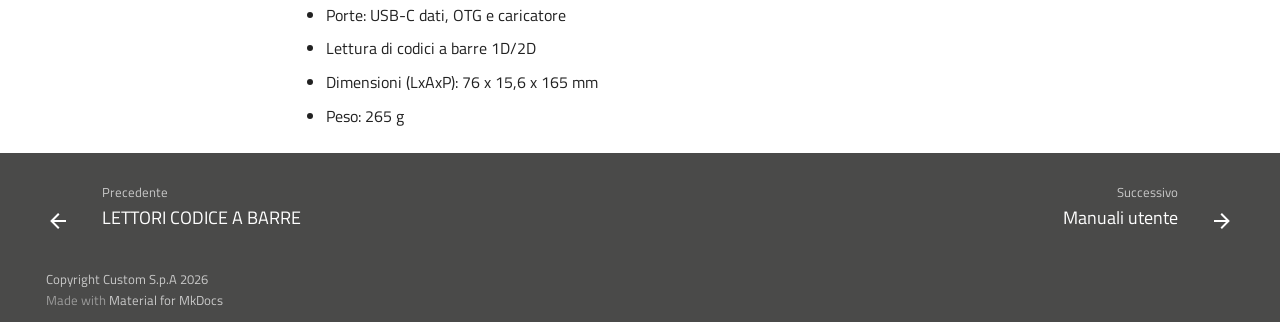
<file: pranger/index.html>
<!doctype html>
<html lang="it" class="no-js">
  <head>
    
      <meta charset="utf-8">
      <meta name="viewport" content="width=device-width,initial-scale=1">
      
      
        <meta name="author" content="Ivan Robuschi">
      
      
        <link rel="canonical" href="https://github.com/ivanrobuschi-custom/corso-tecnico-edge-n.git/pranger/">
      
      
        <link rel="prev" href="../barcode/">
      
      
        <link rel="next" href="../manuali/">
      
      
        
      
      
      <link rel="icon" href="../assets/icons/favicon.png">
      <meta name="generator" content="mkdocs-1.6.1, mkdocs-material-9.7.6">
    
    
      
        <title>P-RANGER - Presentazione prodotti retail Technopartner</title>
      
    
    
      <link rel="stylesheet" href="../assets/stylesheets/main.484c7ddc.min.css">
      
        
        <link rel="stylesheet" href="../assets/stylesheets/palette.ab4e12ef.min.css">
      
      


    
    
      
    
    
      
        
        
        <link rel="preconnect" href="https://fonts.gstatic.com" crossorigin>
        <link rel="stylesheet" href="https://fonts.googleapis.com/css?family=Roboto:300,300i,400,400i,700,700i%7CRoboto+Mono:400,400i,700,700i&display=fallback">
        <style>:root{--md-text-font:"Roboto";--md-code-font:"Roboto Mono"}</style>
      
    
    
      <link rel="stylesheet" href="../stylesheets/extra.css">
    
    <script>__md_scope=new URL("..",location),__md_hash=e=>[...e].reduce(((e,_)=>(e<<5)-e+_.charCodeAt(0)),0),__md_get=(e,_=localStorage,t=__md_scope)=>JSON.parse(_.getItem(t.pathname+"."+e)),__md_set=(e,_,t=localStorage,a=__md_scope)=>{try{t.setItem(a.pathname+"."+e,JSON.stringify(_))}catch(e){}}</script>
    
      

    
    
  </head>
  
  
    
    
    
    
    
    <body dir="ltr" data-md-color-scheme="default" data-md-color-primary="blue-grey" data-md-color-accent="indigo">
  
    
    <input class="md-toggle" data-md-toggle="drawer" type="checkbox" id="__drawer" autocomplete="off">
    <input class="md-toggle" data-md-toggle="search" type="checkbox" id="__search" autocomplete="off">
    <label class="md-overlay" for="__drawer"></label>
    <div data-md-component="skip">
      
        
        <a href="#p-ranger" class="md-skip">
          Vai al contenuto
        </a>
      
    </div>
    <div data-md-component="announce">
      
    </div>
    
    
      

  

<header class="md-header md-header--shadow md-header--lifted" data-md-component="header">
  <nav class="md-header__inner md-grid" aria-label="Intestazione">
    <a href=".." title="Presentazione prodotti retail Technopartner" class="md-header__button md-logo" aria-label="Presentazione prodotti retail Technopartner" data-md-component="logo">
      
  <img src="../assets/icons/logo.png" alt="logo">

    </a>
    <label class="md-header__button md-icon" for="__drawer">
      
      <svg xmlns="http://www.w3.org/2000/svg" viewBox="0 0 24 24"><path d="M3 6h18v2H3zm0 5h18v2H3zm0 5h18v2H3z"/></svg>
    </label>
    <div class="md-header__title" data-md-component="header-title">
      <div class="md-header__ellipsis">
        <div class="md-header__topic">
          <span class="md-ellipsis">
            Presentazione prodotti retail Technopartner
          </span>
        </div>
        <div class="md-header__topic" data-md-component="header-topic">
          <span class="md-ellipsis">
            
              P-RANGER
            
          </span>
        </div>
      </div>
    </div>
    
      
    
    
    
    
      
      
        <label class="md-header__button md-icon" for="__search">
          
          <svg xmlns="http://www.w3.org/2000/svg" viewBox="0 0 24 24"><path d="M9.5 3A6.5 6.5 0 0 1 16 9.5c0 1.61-.59 3.09-1.56 4.23l.27.27h.79l5 5-1.5 1.5-5-5v-.79l-.27-.27A6.52 6.52 0 0 1 9.5 16 6.5 6.5 0 0 1 3 9.5 6.5 6.5 0 0 1 9.5 3m0 2C7 5 5 7 5 9.5S7 14 9.5 14 14 12 14 9.5 12 5 9.5 5"/></svg>
        </label>
        <div class="md-search" data-md-component="search" role="dialog">
  <label class="md-search__overlay" for="__search"></label>
  <div class="md-search__inner" role="search">
    <form class="md-search__form" name="search">
      <input type="text" class="md-search__input" name="query" aria-label="Cerca" placeholder="Cerca" autocapitalize="off" autocorrect="off" autocomplete="off" spellcheck="false" data-md-component="search-query" required>
      <label class="md-search__icon md-icon" for="__search">
        
        <svg xmlns="http://www.w3.org/2000/svg" viewBox="0 0 24 24"><path d="M9.5 3A6.5 6.5 0 0 1 16 9.5c0 1.61-.59 3.09-1.56 4.23l.27.27h.79l5 5-1.5 1.5-5-5v-.79l-.27-.27A6.52 6.52 0 0 1 9.5 16 6.5 6.5 0 0 1 3 9.5 6.5 6.5 0 0 1 9.5 3m0 2C7 5 5 7 5 9.5S7 14 9.5 14 14 12 14 9.5 12 5 9.5 5"/></svg>
        
        <svg xmlns="http://www.w3.org/2000/svg" viewBox="0 0 24 24"><path d="M20 11v2H8l5.5 5.5-1.42 1.42L4.16 12l7.92-7.92L13.5 5.5 8 11z"/></svg>
      </label>
      <nav class="md-search__options" aria-label="Cerca">
        
          <a href="javascript:void(0)" class="md-search__icon md-icon" title="Condividi" aria-label="Condividi" data-clipboard data-clipboard-text="" data-md-component="search-share" tabindex="-1">
            
            <svg xmlns="http://www.w3.org/2000/svg" viewBox="0 0 24 24"><path d="M18 16.08c-.76 0-1.44.3-1.96.77L8.91 12.7c.05-.23.09-.46.09-.7s-.04-.47-.09-.7l7.05-4.11c.54.5 1.25.81 2.04.81a3 3 0 0 0 3-3 3 3 0 0 0-3-3 3 3 0 0 0-3 3c0 .24.04.47.09.7L8.04 9.81C7.5 9.31 6.79 9 6 9a3 3 0 0 0-3 3 3 3 0 0 0 3 3c.79 0 1.5-.31 2.04-.81l7.12 4.15c-.05.21-.08.43-.08.66 0 1.61 1.31 2.91 2.92 2.91s2.92-1.3 2.92-2.91A2.92 2.92 0 0 0 18 16.08"/></svg>
          </a>
        
        <button type="reset" class="md-search__icon md-icon" title="Cancella" aria-label="Cancella" tabindex="-1">
          
          <svg xmlns="http://www.w3.org/2000/svg" viewBox="0 0 24 24"><path d="M19 6.41 17.59 5 12 10.59 6.41 5 5 6.41 10.59 12 5 17.59 6.41 19 12 13.41 17.59 19 19 17.59 13.41 12z"/></svg>
        </button>
      </nav>
      
        <div class="md-search__suggest" data-md-component="search-suggest"></div>
      
    </form>
    <div class="md-search__output">
      <div class="md-search__scrollwrap" tabindex="0" data-md-scrollfix>
        <div class="md-search-result" data-md-component="search-result">
          <div class="md-search-result__meta">
            Inizializza la ricerca
          </div>
          <ol class="md-search-result__list" role="presentation"></ol>
        </div>
      </div>
    </div>
  </div>
</div>
      
    
    
  </nav>
  
    
      
<nav class="md-tabs" aria-label="Tabs" data-md-component="tabs">
  <div class="md-grid">
    <ul class="md-tabs__list">
      
        
  
  
  
  
    <li class="md-tabs__item">
      <a href="../presentazione/" class="md-tabs__link">
        
  
  
    
  
  Presentazione

      </a>
    </li>
  

      
        
  
  
  
  
    
    
      <li class="md-tabs__item">
        <a href="../k3_highspeed/" class="md-tabs__link">
          
  
  
    
  
  STAMPANTI POS

        </a>
      </li>
    
  

      
        
  
  
  
  
    <li class="md-tabs__item">
      <a href="../silk/" class="md-tabs__link">
        
  
  
    
  
  SILK II

      </a>
    </li>
  

      
        
  
  
  
  
    <li class="md-tabs__item">
      <a href="../tranger/" class="md-tabs__link">
        
  
  
    
  
  TABLE T-RANGER

      </a>
    </li>
  

      
        
  
  
  
  
    <li class="md-tabs__item">
      <a href="../barcode/" class="md-tabs__link">
        
  
  
    
  
  LETTORI CODICE A BARRE

      </a>
    </li>
  

      
        
  
  
  
    
  
  
    <li class="md-tabs__item md-tabs__item--active">
      <a href="./" class="md-tabs__link">
        
  
  
    
  
  P-RANGER

      </a>
    </li>
  

      
        
  
  
  
  
    <li class="md-tabs__item">
      <a href="../manuali/" class="md-tabs__link">
        
  
  
    
  
  Manuali utente

      </a>
    </li>
  

      
    </ul>
  </div>
</nav>
    
  
</header>
    
    <div class="md-container" data-md-component="container">
      
      
        
      
      <main class="md-main" data-md-component="main">
        <div class="md-main__inner md-grid">
          
            
              
              <div class="md-sidebar md-sidebar--primary" data-md-component="sidebar" data-md-type="navigation" >
                <div class="md-sidebar__scrollwrap">
                  <div class="md-sidebar__inner">
                    


  


<nav class="md-nav md-nav--primary md-nav--lifted" aria-label="Navigazione" data-md-level="0">
  <label class="md-nav__title" for="__drawer">
    <a href=".." title="Presentazione prodotti retail Technopartner" class="md-nav__button md-logo" aria-label="Presentazione prodotti retail Technopartner" data-md-component="logo">
      
  <img src="../assets/icons/logo.png" alt="logo">

    </a>
    Presentazione prodotti retail Technopartner
  </label>
  
  <ul class="md-nav__list" data-md-scrollfix>
    
      
      
  
  
  
  
    <li class="md-nav__item">
      <a href="../presentazione/" class="md-nav__link">
        
  
  
  <span class="md-ellipsis">
    
  
    Presentazione
  

    
  </span>
  
  

      </a>
    </li>
  

    
      
      
  
  
  
  
    
    
      
        
      
        
      
        
      
        
      
        
      
        
      
    
    
    
      
      
        
      
    
    
      
        
        
      
    
    <li class="md-nav__item md-nav__item--pruned md-nav__item--nested">
      
        
  
  
  
    <a href="../k3_highspeed/" class="md-nav__link">
      
  
  
  <span class="md-ellipsis">
    
  
    STAMPANTI POS
  

    
  </span>
  
  

      
        <span class="md-nav__icon md-icon"></span>
      
    </a>
  

      
    </li>
  

    
      
      
  
  
  
  
    <li class="md-nav__item">
      <a href="../silk/" class="md-nav__link">
        
  
  
  <span class="md-ellipsis">
    
  
    SILK II
  

    
  </span>
  
  

      </a>
    </li>
  

    
      
      
  
  
  
  
    <li class="md-nav__item">
      <a href="../tranger/" class="md-nav__link">
        
  
  
  <span class="md-ellipsis">
    
  
    TABLE T-RANGER
  

    
  </span>
  
  

      </a>
    </li>
  

    
      
      
  
  
  
  
    <li class="md-nav__item">
      <a href="../barcode/" class="md-nav__link">
        
  
  
  <span class="md-ellipsis">
    
  
    LETTORI CODICE A BARRE
  

    
  </span>
  
  

      </a>
    </li>
  

    
      
      
  
  
    
  
  
  
    <li class="md-nav__item md-nav__item--active">
      
      <input class="md-nav__toggle md-toggle" type="checkbox" id="__toc">
      
      
        
      
      
        <label class="md-nav__link md-nav__link--active" for="__toc">
          
  
  
  <span class="md-ellipsis">
    
  
    P-RANGER
  

    
  </span>
  
  

          <span class="md-nav__icon md-icon"></span>
        </label>
      
      <a href="./" class="md-nav__link md-nav__link--active">
        
  
  
  <span class="md-ellipsis">
    
  
    P-RANGER
  

    
  </span>
  
  

      </a>
      
        

<nav class="md-nav md-nav--secondary" aria-label="Indice">
  
  
  
    
  
  
    <label class="md-nav__title" for="__toc">
      <span class="md-nav__icon md-icon"></span>
      Indice
    </label>
    <ul class="md-nav__list" data-md-component="toc" data-md-scrollfix>
      
        <li class="md-nav__item">
  <a href="#rugged-handheld-p-ranger-5-andr-12-scanner-rp312-a12-eu" class="md-nav__link">
    <span class="md-ellipsis">
      
        RUGGED HANDHELD P-RANGER 5" ANDR 12 SCANNER RP312 A12 EU
      
    </span>
  </a>
  
    <nav class="md-nav" aria-label="RUGGED HANDHELD P-RANGER 5&#34; ANDR 12 SCANNER RP312 A12 EU">
      <ul class="md-nav__list">
        
          <li class="md-nav__item">
  <a href="#descrizione" class="md-nav__link">
    <span class="md-ellipsis">
      
        Descrizione
      
    </span>
  </a>
  
</li>
        
          <li class="md-nav__item">
  <a href="#highlights" class="md-nav__link">
    <span class="md-ellipsis">
      
        Highlights
      
    </span>
  </a>
  
</li>
        
      </ul>
    </nav>
  
</li>
      
    </ul>
  
</nav>
      
    </li>
  

    
      
      
  
  
  
  
    <li class="md-nav__item">
      <a href="../manuali/" class="md-nav__link">
        
  
  
  <span class="md-ellipsis">
    
  
    Manuali utente
  

    
  </span>
  
  

      </a>
    </li>
  

    
  </ul>
</nav>
                  </div>
                </div>
              </div>
            
            
              
              <div class="md-sidebar md-sidebar--secondary" data-md-component="sidebar" data-md-type="toc" >
                <div class="md-sidebar__scrollwrap">
                  <div class="md-sidebar__inner">
                    

<nav class="md-nav md-nav--secondary" aria-label="Indice">
  
  
  
    
  
  
    <label class="md-nav__title" for="__toc">
      <span class="md-nav__icon md-icon"></span>
      Indice
    </label>
    <ul class="md-nav__list" data-md-component="toc" data-md-scrollfix>
      
        <li class="md-nav__item">
  <a href="#rugged-handheld-p-ranger-5-andr-12-scanner-rp312-a12-eu" class="md-nav__link">
    <span class="md-ellipsis">
      
        RUGGED HANDHELD P-RANGER 5" ANDR 12 SCANNER RP312 A12 EU
      
    </span>
  </a>
  
    <nav class="md-nav" aria-label="RUGGED HANDHELD P-RANGER 5&#34; ANDR 12 SCANNER RP312 A12 EU">
      <ul class="md-nav__list">
        
          <li class="md-nav__item">
  <a href="#descrizione" class="md-nav__link">
    <span class="md-ellipsis">
      
        Descrizione
      
    </span>
  </a>
  
</li>
        
          <li class="md-nav__item">
  <a href="#highlights" class="md-nav__link">
    <span class="md-ellipsis">
      
        Highlights
      
    </span>
  </a>
  
</li>
        
      </ul>
    </nav>
  
</li>
      
    </ul>
  
</nav>
                  </div>
                </div>
              </div>
            
          
          
            <div class="md-content" data-md-component="content">
              
                




              
              <article class="md-content__inner md-typeset">
                
                  



<h1 id="p-ranger">P-RANGER</h1>
<p><img alt="" src="../assets/images/pranger.png" /></p>
<h2 id="rugged-handheld-p-ranger-5-andr-12-scanner-rp312-a12-eu">RUGGED HANDHELD P-RANGER 5" ANDR 12 SCANNER RP312 A12 EU</h2>
<h3 id="descrizione">Descrizione</h3>
<p>Con il computer palmare P-RANGER puoi migliorare l’esperienza di touch computing rispetto agli altri dispositivi
per end-user. La gestione di P-RANGER è facile e veloce, grazie al sistema Android the offre una piattaforma
intuitiva, garantendo un’esperienza utente straordinaria.
Tutte le funzionalità business di P-RANGER migliorano le performance dei dipendenti, aumentando la produttività e
ottimizzando i flussi di lavoro. Inoltre, il dispositivo supporta i dati LTE sia per gli ambienti aperti che chiusi. Scegli
P-RANGER per offrire una soluzione avanzata e vantaggiosa ai tuoi clienti.</p>
<h3 id="highlights">Highlights</h3>
<ul>
<li>Sistema operativo: Android™ 12 GMS</li>
<li>Certificazione: Rugged MIL-STD-810G</li>
<li>Display: 5" 1280 x 720 HD AGC Dragontrail</li>
<li>CPU: MT6765 Octa-core 2.30 GHz</li>
<li>Memoria: RAM 4 GB, ROM 64 GB</li>
<li>Memoria espandibile MicroSD max 128 GB</li>
<li>Grado di protezione: IP67</li>
<li>Funzionalità aggiuntiva: 2 chiavi di funzione fisica</li>
<li>programmabile</li>
<li>NFC, USB-C OTG e cuffie</li>
<li>GSM, 3G, 4G</li>
<li>Dual sim: 2 Micro-SIM card + 1 MicroSD card</li>
<li>Wi-Fi® 5, 802.11 a/b/g/n/ac</li>
<li>Bluetooth®: 5.0</li>
<li>Navigazione: GPS, GLONASS, BEIDOU</li>
<li>Fotocamera: posteriore 8.0 MP</li>
<li>Batteria: 4000 mAh (8000 mAh opzionale)</li>
<li>Porte: USB-C dati, OTG e caricatore</li>
<li>Lettura di codici a barre 1D/2D</li>
<li>Dimensioni (LxAxP): 76 x 15,6 x 165 mm</li>
<li>Peso: 265 g</li>
</ul>












                
              </article>
            </div>
          
          
<script>var target=document.getElementById(location.hash.slice(1));target&&target.name&&(target.checked=target.name.startsWith("__tabbed_"))</script>
        </div>
        
          <button type="button" class="md-top md-icon" data-md-component="top" hidden>
  
  <svg xmlns="http://www.w3.org/2000/svg" viewBox="0 0 24 24"><path d="M13 20h-2V8l-5.5 5.5-1.42-1.42L12 4.16l7.92 7.92-1.42 1.42L13 8z"/></svg>
  Torna su
</button>
        
      </main>
      
        <footer class="md-footer">
  
    
      
      <nav class="md-footer__inner md-grid" aria-label="Piede" >
        
          
          <a href="../barcode/" class="md-footer__link md-footer__link--prev" aria-label="Precedente: LETTORI CODICE A BARRE">
            <div class="md-footer__button md-icon">
              
              <svg xmlns="http://www.w3.org/2000/svg" viewBox="0 0 24 24"><path d="M20 11v2H8l5.5 5.5-1.42 1.42L4.16 12l7.92-7.92L13.5 5.5 8 11z"/></svg>
            </div>
            <div class="md-footer__title">
              <span class="md-footer__direction">
                Precedente
              </span>
              <div class="md-ellipsis">
                LETTORI CODICE A BARRE
              </div>
            </div>
          </a>
        
        
          
          <a href="../manuali/" class="md-footer__link md-footer__link--next" aria-label="Successivo: Manuali utente">
            <div class="md-footer__title">
              <span class="md-footer__direction">
                Successivo
              </span>
              <div class="md-ellipsis">
                Manuali utente
              </div>
            </div>
            <div class="md-footer__button md-icon">
              
              <svg xmlns="http://www.w3.org/2000/svg" viewBox="0 0 24 24"><path d="M4 11v2h12l-5.5 5.5 1.42 1.42L19.84 12l-7.92-7.92L10.5 5.5 16 11z"/></svg>
            </div>
          </a>
        
      </nav>
    
  
  <div class="md-footer-meta md-typeset">
    <div class="md-footer-meta__inner md-grid">
      <div class="md-copyright">
  
    <div class="md-copyright__highlight">
      Copyright Custom S.p.A 2026
    </div>
  
  
    Made with
    <a href="https://squidfunk.github.io/mkdocs-material/" target="_blank" rel="noopener">
      Material for MkDocs
    </a>
  
</div>
      
    </div>
  </div>
</footer>
      
    </div>
    <div class="md-dialog" data-md-component="dialog">
      <div class="md-dialog__inner md-typeset"></div>
    </div>
    
      <div class="md-progress" data-md-component="progress" role="progressbar"></div>
    
    
    
      
      
      <script id="__config" type="application/json">{"annotate": null, "base": "..", "features": ["navigation.instant", "navigation.instant.prefetch", "navigation.instant.preview", "navigation.instant.progress", "navigation.tracking", "navigation.tabs", "navigation.tabs.sticky", "navigation.path", "navigation.sections", "navigation.prune", "navigation.indexes", "navigation.top", "search.suggest", "search.highlight", "search.share", "navigation.footer"], "search": "../assets/javascripts/workers/search.2c215733.min.js", "tags": null, "translations": {"clipboard.copied": "Copiato", "clipboard.copy": "Copia", "search.result.more.one": "1 altro in questa pagina", "search.result.more.other": "# altri in questa pagina", "search.result.none": "Nessun documento trovato", "search.result.one": "1 documento trovato", "search.result.other": "# documenti trovati", "search.result.placeholder": "Scrivi per iniziare a cercare", "search.result.term.missing": "Non presente", "select.version": "Seleziona la versione"}, "version": null}</script>
    
    
      <script src="../assets/javascripts/bundle.79ae519e.min.js"></script>
      
    
  </body>
</html>
</file>
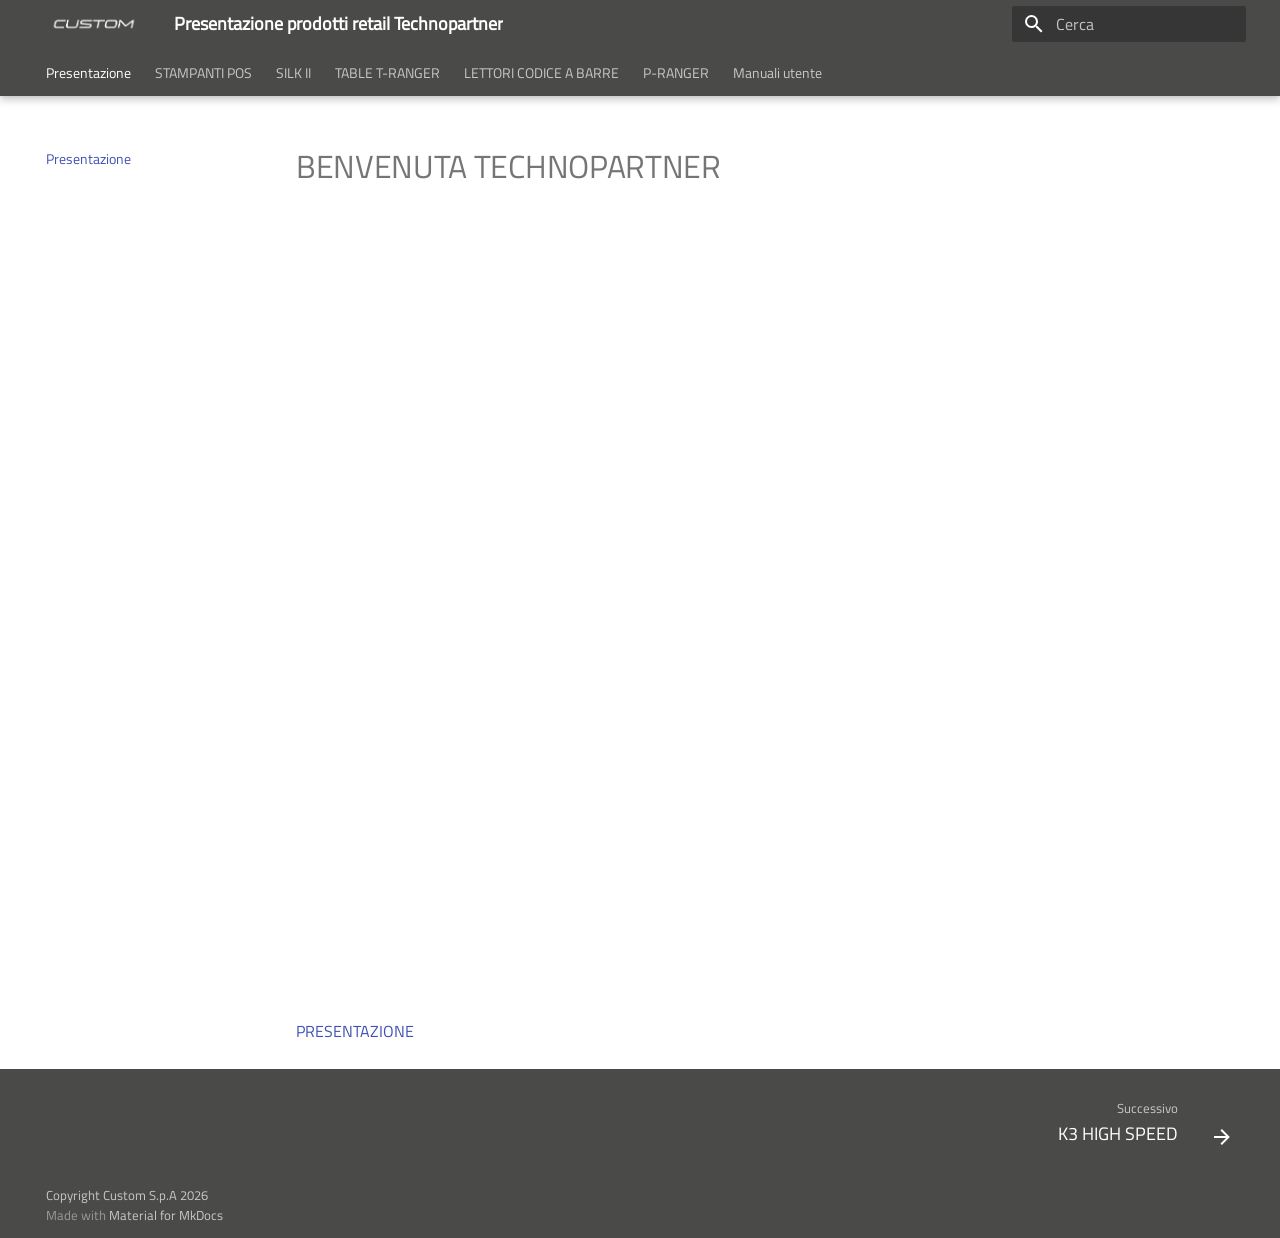
<file: presentazione/index.html>
<!doctype html>
<html lang="it" class="no-js">
  <head>
    
      <meta charset="utf-8">
      <meta name="viewport" content="width=device-width,initial-scale=1">
      
      
        <meta name="author" content="Ivan Robuschi">
      
      
        <link rel="canonical" href="https://github.com/ivanrobuschi-custom/corso-tecnico-edge-n.git/presentazione/">
      
      
      
        <link rel="next" href="../k3_highspeed/">
      
      
        
      
      
      <link rel="icon" href="../assets/icons/favicon.png">
      <meta name="generator" content="mkdocs-1.6.1, mkdocs-material-9.7.6">
    
    
      
        <title>Presentazione - Presentazione prodotti retail Technopartner</title>
      
    
    
      <link rel="stylesheet" href="../assets/stylesheets/main.484c7ddc.min.css">
      
        
        <link rel="stylesheet" href="../assets/stylesheets/palette.ab4e12ef.min.css">
      
      


    
    
      
    
    
      
        
        
        <link rel="preconnect" href="https://fonts.gstatic.com" crossorigin>
        <link rel="stylesheet" href="https://fonts.googleapis.com/css?family=Roboto:300,300i,400,400i,700,700i%7CRoboto+Mono:400,400i,700,700i&display=fallback">
        <style>:root{--md-text-font:"Roboto";--md-code-font:"Roboto Mono"}</style>
      
    
    
      <link rel="stylesheet" href="../stylesheets/extra.css">
    
    <script>__md_scope=new URL("..",location),__md_hash=e=>[...e].reduce(((e,_)=>(e<<5)-e+_.charCodeAt(0)),0),__md_get=(e,_=localStorage,t=__md_scope)=>JSON.parse(_.getItem(t.pathname+"."+e)),__md_set=(e,_,t=localStorage,a=__md_scope)=>{try{t.setItem(a.pathname+"."+e,JSON.stringify(_))}catch(e){}}</script>
    
      

    
    
  </head>
  
  
    
    
    
    
    
    <body dir="ltr" data-md-color-scheme="default" data-md-color-primary="blue-grey" data-md-color-accent="indigo">
  
    
    <input class="md-toggle" data-md-toggle="drawer" type="checkbox" id="__drawer" autocomplete="off">
    <input class="md-toggle" data-md-toggle="search" type="checkbox" id="__search" autocomplete="off">
    <label class="md-overlay" for="__drawer"></label>
    <div data-md-component="skip">
      
        
        <a href="#benvenuta-technopartner" class="md-skip">
          Vai al contenuto
        </a>
      
    </div>
    <div data-md-component="announce">
      
    </div>
    
    
      

  

<header class="md-header md-header--shadow md-header--lifted" data-md-component="header">
  <nav class="md-header__inner md-grid" aria-label="Intestazione">
    <a href=".." title="Presentazione prodotti retail Technopartner" class="md-header__button md-logo" aria-label="Presentazione prodotti retail Technopartner" data-md-component="logo">
      
  <img src="../assets/icons/logo.png" alt="logo">

    </a>
    <label class="md-header__button md-icon" for="__drawer">
      
      <svg xmlns="http://www.w3.org/2000/svg" viewBox="0 0 24 24"><path d="M3 6h18v2H3zm0 5h18v2H3zm0 5h18v2H3z"/></svg>
    </label>
    <div class="md-header__title" data-md-component="header-title">
      <div class="md-header__ellipsis">
        <div class="md-header__topic">
          <span class="md-ellipsis">
            Presentazione prodotti retail Technopartner
          </span>
        </div>
        <div class="md-header__topic" data-md-component="header-topic">
          <span class="md-ellipsis">
            
              Presentazione
            
          </span>
        </div>
      </div>
    </div>
    
      
    
    
    
    
      
      
        <label class="md-header__button md-icon" for="__search">
          
          <svg xmlns="http://www.w3.org/2000/svg" viewBox="0 0 24 24"><path d="M9.5 3A6.5 6.5 0 0 1 16 9.5c0 1.61-.59 3.09-1.56 4.23l.27.27h.79l5 5-1.5 1.5-5-5v-.79l-.27-.27A6.52 6.52 0 0 1 9.5 16 6.5 6.5 0 0 1 3 9.5 6.5 6.5 0 0 1 9.5 3m0 2C7 5 5 7 5 9.5S7 14 9.5 14 14 12 14 9.5 12 5 9.5 5"/></svg>
        </label>
        <div class="md-search" data-md-component="search" role="dialog">
  <label class="md-search__overlay" for="__search"></label>
  <div class="md-search__inner" role="search">
    <form class="md-search__form" name="search">
      <input type="text" class="md-search__input" name="query" aria-label="Cerca" placeholder="Cerca" autocapitalize="off" autocorrect="off" autocomplete="off" spellcheck="false" data-md-component="search-query" required>
      <label class="md-search__icon md-icon" for="__search">
        
        <svg xmlns="http://www.w3.org/2000/svg" viewBox="0 0 24 24"><path d="M9.5 3A6.5 6.5 0 0 1 16 9.5c0 1.61-.59 3.09-1.56 4.23l.27.27h.79l5 5-1.5 1.5-5-5v-.79l-.27-.27A6.52 6.52 0 0 1 9.5 16 6.5 6.5 0 0 1 3 9.5 6.5 6.5 0 0 1 9.5 3m0 2C7 5 5 7 5 9.5S7 14 9.5 14 14 12 14 9.5 12 5 9.5 5"/></svg>
        
        <svg xmlns="http://www.w3.org/2000/svg" viewBox="0 0 24 24"><path d="M20 11v2H8l5.5 5.5-1.42 1.42L4.16 12l7.92-7.92L13.5 5.5 8 11z"/></svg>
      </label>
      <nav class="md-search__options" aria-label="Cerca">
        
          <a href="javascript:void(0)" class="md-search__icon md-icon" title="Condividi" aria-label="Condividi" data-clipboard data-clipboard-text="" data-md-component="search-share" tabindex="-1">
            
            <svg xmlns="http://www.w3.org/2000/svg" viewBox="0 0 24 24"><path d="M18 16.08c-.76 0-1.44.3-1.96.77L8.91 12.7c.05-.23.09-.46.09-.7s-.04-.47-.09-.7l7.05-4.11c.54.5 1.25.81 2.04.81a3 3 0 0 0 3-3 3 3 0 0 0-3-3 3 3 0 0 0-3 3c0 .24.04.47.09.7L8.04 9.81C7.5 9.31 6.79 9 6 9a3 3 0 0 0-3 3 3 3 0 0 0 3 3c.79 0 1.5-.31 2.04-.81l7.12 4.15c-.05.21-.08.43-.08.66 0 1.61 1.31 2.91 2.92 2.91s2.92-1.3 2.92-2.91A2.92 2.92 0 0 0 18 16.08"/></svg>
          </a>
        
        <button type="reset" class="md-search__icon md-icon" title="Cancella" aria-label="Cancella" tabindex="-1">
          
          <svg xmlns="http://www.w3.org/2000/svg" viewBox="0 0 24 24"><path d="M19 6.41 17.59 5 12 10.59 6.41 5 5 6.41 10.59 12 5 17.59 6.41 19 12 13.41 17.59 19 19 17.59 13.41 12z"/></svg>
        </button>
      </nav>
      
        <div class="md-search__suggest" data-md-component="search-suggest"></div>
      
    </form>
    <div class="md-search__output">
      <div class="md-search__scrollwrap" tabindex="0" data-md-scrollfix>
        <div class="md-search-result" data-md-component="search-result">
          <div class="md-search-result__meta">
            Inizializza la ricerca
          </div>
          <ol class="md-search-result__list" role="presentation"></ol>
        </div>
      </div>
    </div>
  </div>
</div>
      
    
    
  </nav>
  
    
      
<nav class="md-tabs" aria-label="Tabs" data-md-component="tabs">
  <div class="md-grid">
    <ul class="md-tabs__list">
      
        
  
  
  
    
  
  
    <li class="md-tabs__item md-tabs__item--active">
      <a href="./" class="md-tabs__link">
        
  
  
    
  
  Presentazione

      </a>
    </li>
  

      
        
  
  
  
  
    
    
      <li class="md-tabs__item">
        <a href="../k3_highspeed/" class="md-tabs__link">
          
  
  
    
  
  STAMPANTI POS

        </a>
      </li>
    
  

      
        
  
  
  
  
    <li class="md-tabs__item">
      <a href="../silk/" class="md-tabs__link">
        
  
  
    
  
  SILK II

      </a>
    </li>
  

      
        
  
  
  
  
    <li class="md-tabs__item">
      <a href="../tranger/" class="md-tabs__link">
        
  
  
    
  
  TABLE T-RANGER

      </a>
    </li>
  

      
        
  
  
  
  
    <li class="md-tabs__item">
      <a href="../barcode/" class="md-tabs__link">
        
  
  
    
  
  LETTORI CODICE A BARRE

      </a>
    </li>
  

      
        
  
  
  
  
    <li class="md-tabs__item">
      <a href="../pranger/" class="md-tabs__link">
        
  
  
    
  
  P-RANGER

      </a>
    </li>
  

      
        
  
  
  
  
    <li class="md-tabs__item">
      <a href="../manuali/" class="md-tabs__link">
        
  
  
    
  
  Manuali utente

      </a>
    </li>
  

      
    </ul>
  </div>
</nav>
    
  
</header>
    
    <div class="md-container" data-md-component="container">
      
      
        
      
      <main class="md-main" data-md-component="main">
        <div class="md-main__inner md-grid">
          
            
              
              <div class="md-sidebar md-sidebar--primary" data-md-component="sidebar" data-md-type="navigation" >
                <div class="md-sidebar__scrollwrap">
                  <div class="md-sidebar__inner">
                    


  


<nav class="md-nav md-nav--primary md-nav--lifted" aria-label="Navigazione" data-md-level="0">
  <label class="md-nav__title" for="__drawer">
    <a href=".." title="Presentazione prodotti retail Technopartner" class="md-nav__button md-logo" aria-label="Presentazione prodotti retail Technopartner" data-md-component="logo">
      
  <img src="../assets/icons/logo.png" alt="logo">

    </a>
    Presentazione prodotti retail Technopartner
  </label>
  
  <ul class="md-nav__list" data-md-scrollfix>
    
      
      
  
  
    
  
  
  
    <li class="md-nav__item md-nav__item--active">
      
      <input class="md-nav__toggle md-toggle" type="checkbox" id="__toc">
      
      
        
      
      
      <a href="./" class="md-nav__link md-nav__link--active">
        
  
  
  <span class="md-ellipsis">
    
  
    Presentazione
  

    
  </span>
  
  

      </a>
      
    </li>
  

    
      
      
  
  
  
  
    
    
      
        
      
        
      
        
      
        
      
        
      
        
      
    
    
    
      
      
        
      
    
    
      
        
        
      
    
    <li class="md-nav__item md-nav__item--pruned md-nav__item--nested">
      
        
  
  
  
    <a href="../k3_highspeed/" class="md-nav__link">
      
  
  
  <span class="md-ellipsis">
    
  
    STAMPANTI POS
  

    
  </span>
  
  

      
        <span class="md-nav__icon md-icon"></span>
      
    </a>
  

      
    </li>
  

    
      
      
  
  
  
  
    <li class="md-nav__item">
      <a href="../silk/" class="md-nav__link">
        
  
  
  <span class="md-ellipsis">
    
  
    SILK II
  

    
  </span>
  
  

      </a>
    </li>
  

    
      
      
  
  
  
  
    <li class="md-nav__item">
      <a href="../tranger/" class="md-nav__link">
        
  
  
  <span class="md-ellipsis">
    
  
    TABLE T-RANGER
  

    
  </span>
  
  

      </a>
    </li>
  

    
      
      
  
  
  
  
    <li class="md-nav__item">
      <a href="../barcode/" class="md-nav__link">
        
  
  
  <span class="md-ellipsis">
    
  
    LETTORI CODICE A BARRE
  

    
  </span>
  
  

      </a>
    </li>
  

    
      
      
  
  
  
  
    <li class="md-nav__item">
      <a href="../pranger/" class="md-nav__link">
        
  
  
  <span class="md-ellipsis">
    
  
    P-RANGER
  

    
  </span>
  
  

      </a>
    </li>
  

    
      
      
  
  
  
  
    <li class="md-nav__item">
      <a href="../manuali/" class="md-nav__link">
        
  
  
  <span class="md-ellipsis">
    
  
    Manuali utente
  

    
  </span>
  
  

      </a>
    </li>
  

    
  </ul>
</nav>
                  </div>
                </div>
              </div>
            
            
              
              <div class="md-sidebar md-sidebar--secondary" data-md-component="sidebar" data-md-type="toc" >
                <div class="md-sidebar__scrollwrap">
                  <div class="md-sidebar__inner">
                    

<nav class="md-nav md-nav--secondary" aria-label="Indice">
  
  
  
    
  
  
</nav>
                  </div>
                </div>
              </div>
            
          
          
            <div class="md-content" data-md-component="content">
              
                




              
              <article class="md-content__inner md-typeset">
                
                  



<h1 id="benvenuta-technopartner">BENVENUTA TECHNOPARTNER</h1>
<iframe src="https://customgroupspa-my.sharepoint.com/personal/i_robuschi_custom_it/_layouts/15/Doc.aspx?sourcedoc={c8cc731a-455b-44ca-9446-d9516b68efd4}&amp;action=embedview&amp;wdAr=1.7770833333333333" width="1024px" height="768px" frameborder="0" title="Visualizzatore di PowerPoint">Si tratta di un <a target="_blank" href="https://office.com">Microsoft Office</a> incorporato presentazione, basato su <a target="_blank" href="https://office.com/webapps">Office</a>.</iframe>

<p><a href="../assets/resources/2603-Custom_DCPOS_IT.pptx">PRESENTAZIONE</a></p>












                
              </article>
            </div>
          
          
<script>var target=document.getElementById(location.hash.slice(1));target&&target.name&&(target.checked=target.name.startsWith("__tabbed_"))</script>
        </div>
        
          <button type="button" class="md-top md-icon" data-md-component="top" hidden>
  
  <svg xmlns="http://www.w3.org/2000/svg" viewBox="0 0 24 24"><path d="M13 20h-2V8l-5.5 5.5-1.42-1.42L12 4.16l7.92 7.92-1.42 1.42L13 8z"/></svg>
  Torna su
</button>
        
      </main>
      
        <footer class="md-footer">
  
    
      
      <nav class="md-footer__inner md-grid" aria-label="Piede" >
        
        
          
          <a href="../k3_highspeed/" class="md-footer__link md-footer__link--next" aria-label="Successivo: K3 HIGH SPEED">
            <div class="md-footer__title">
              <span class="md-footer__direction">
                Successivo
              </span>
              <div class="md-ellipsis">
                K3 HIGH SPEED
              </div>
            </div>
            <div class="md-footer__button md-icon">
              
              <svg xmlns="http://www.w3.org/2000/svg" viewBox="0 0 24 24"><path d="M4 11v2h12l-5.5 5.5 1.42 1.42L19.84 12l-7.92-7.92L10.5 5.5 16 11z"/></svg>
            </div>
          </a>
        
      </nav>
    
  
  <div class="md-footer-meta md-typeset">
    <div class="md-footer-meta__inner md-grid">
      <div class="md-copyright">
  
    <div class="md-copyright__highlight">
      Copyright Custom S.p.A 2026
    </div>
  
  
    Made with
    <a href="https://squidfunk.github.io/mkdocs-material/" target="_blank" rel="noopener">
      Material for MkDocs
    </a>
  
</div>
      
    </div>
  </div>
</footer>
      
    </div>
    <div class="md-dialog" data-md-component="dialog">
      <div class="md-dialog__inner md-typeset"></div>
    </div>
    
      <div class="md-progress" data-md-component="progress" role="progressbar"></div>
    
    
    
      
      
      <script id="__config" type="application/json">{"annotate": null, "base": "..", "features": ["navigation.instant", "navigation.instant.prefetch", "navigation.instant.preview", "navigation.instant.progress", "navigation.tracking", "navigation.tabs", "navigation.tabs.sticky", "navigation.path", "navigation.sections", "navigation.prune", "navigation.indexes", "navigation.top", "search.suggest", "search.highlight", "search.share", "navigation.footer"], "search": "../assets/javascripts/workers/search.2c215733.min.js", "tags": null, "translations": {"clipboard.copied": "Copiato", "clipboard.copy": "Copia", "search.result.more.one": "1 altro in questa pagina", "search.result.more.other": "# altri in questa pagina", "search.result.none": "Nessun documento trovato", "search.result.one": "1 documento trovato", "search.result.other": "# documenti trovati", "search.result.placeholder": "Scrivi per iniziare a cercare", "search.result.term.missing": "Non presente", "select.version": "Seleziona la versione"}, "version": null}</script>
    
    
      <script src="../assets/javascripts/bundle.79ae519e.min.js"></script>
      
    
  </body>
</html>
</file>
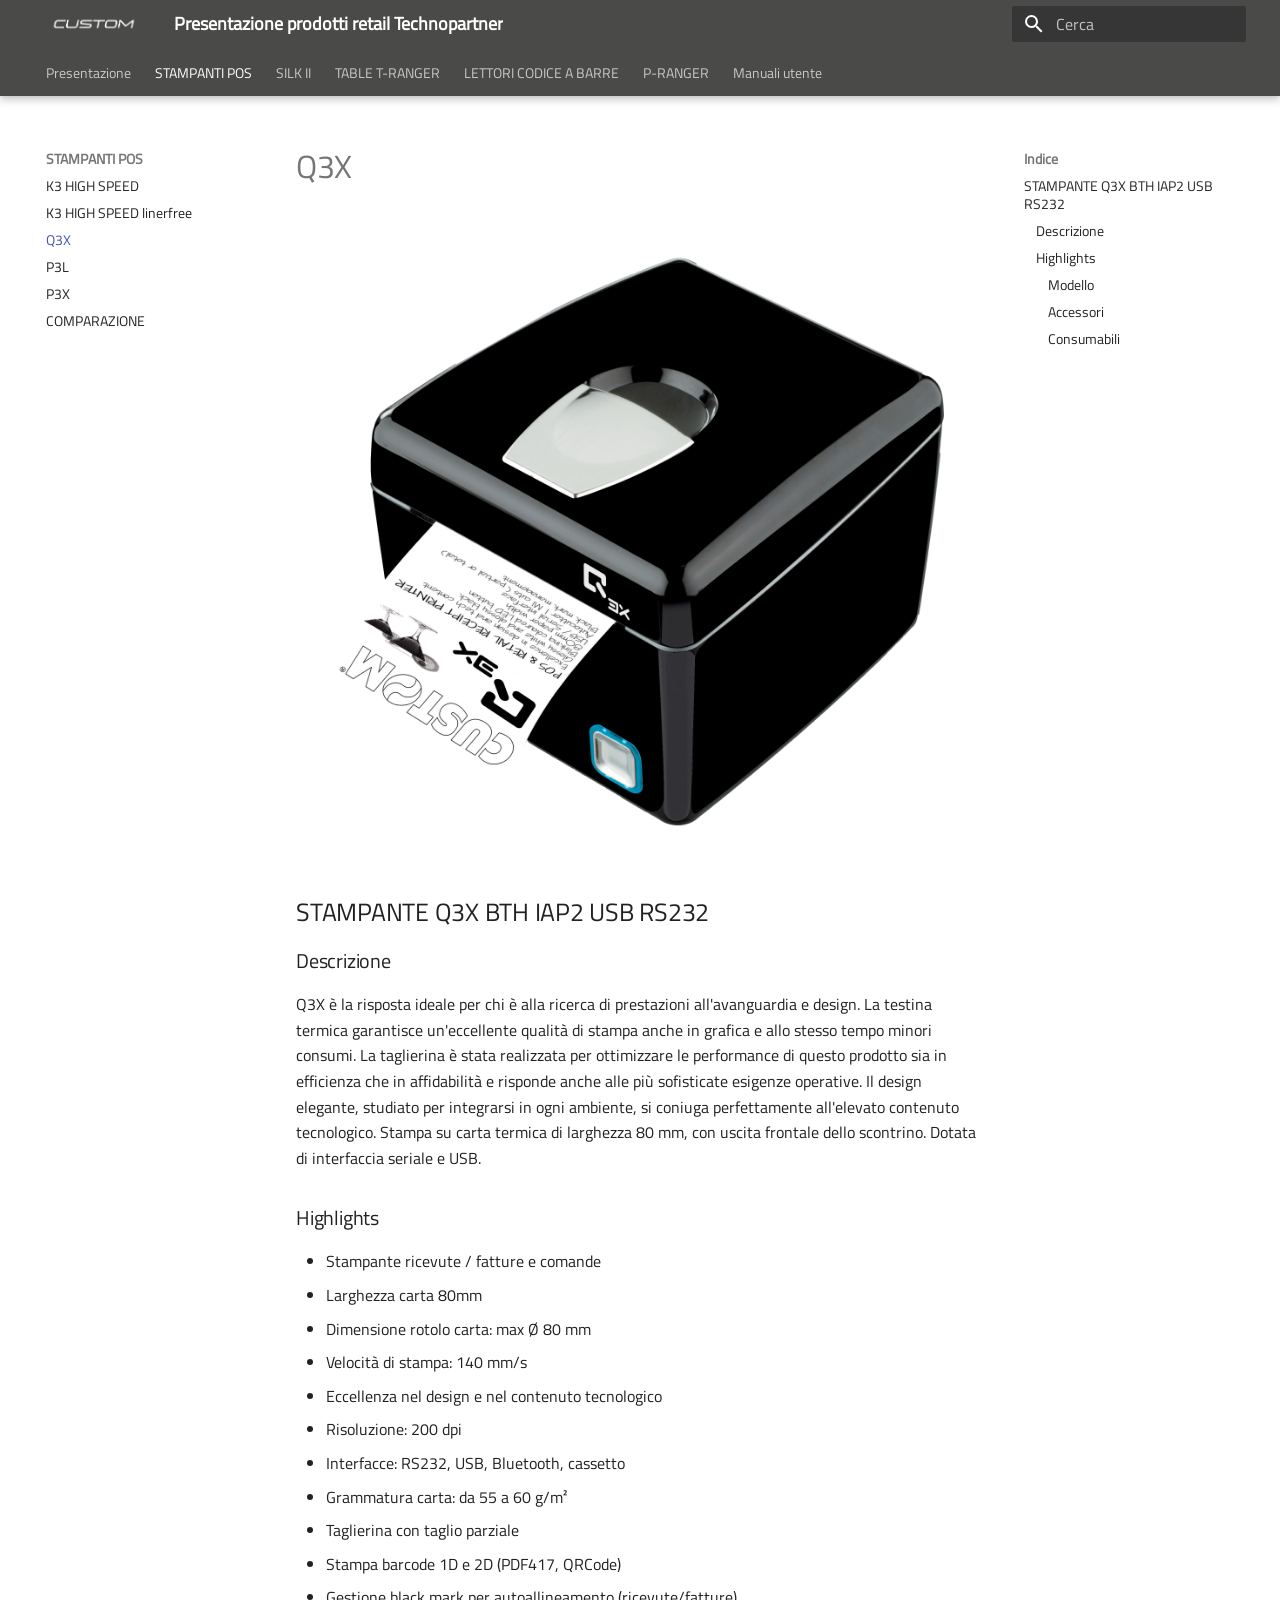
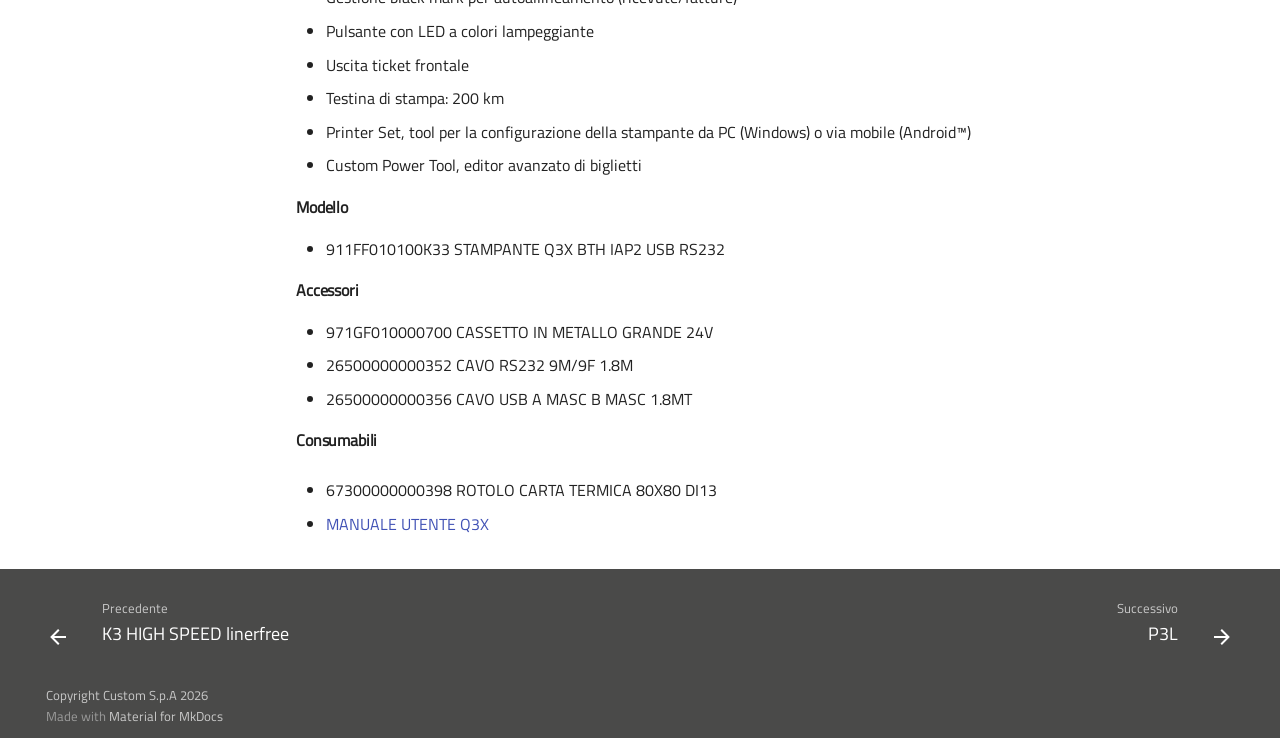
<file: Q3X/index.html>
<!doctype html>
<html lang="it" class="no-js">
  <head>
    
      <meta charset="utf-8">
      <meta name="viewport" content="width=device-width,initial-scale=1">
      
      
        <meta name="author" content="Ivan Robuschi">
      
      
        <link rel="canonical" href="https://github.com/ivanrobuschi-custom/corso-tecnico-edge-n.git/Q3X/">
      
      
        <link rel="prev" href="../k3_highspeed_linerfree/">
      
      
        <link rel="next" href="../P3L/">
      
      
        
      
      
      <link rel="icon" href="../assets/icons/favicon.png">
      <meta name="generator" content="mkdocs-1.6.1, mkdocs-material-9.7.6">
    
    
      
        <title>Q3X - Presentazione prodotti retail Technopartner</title>
      
    
    
      <link rel="stylesheet" href="../assets/stylesheets/main.484c7ddc.min.css">
      
        
        <link rel="stylesheet" href="../assets/stylesheets/palette.ab4e12ef.min.css">
      
      


    
    
      
    
    
      
        
        
        <link rel="preconnect" href="https://fonts.gstatic.com" crossorigin>
        <link rel="stylesheet" href="https://fonts.googleapis.com/css?family=Roboto:300,300i,400,400i,700,700i%7CRoboto+Mono:400,400i,700,700i&display=fallback">
        <style>:root{--md-text-font:"Roboto";--md-code-font:"Roboto Mono"}</style>
      
    
    
      <link rel="stylesheet" href="../stylesheets/extra.css">
    
    <script>__md_scope=new URL("..",location),__md_hash=e=>[...e].reduce(((e,_)=>(e<<5)-e+_.charCodeAt(0)),0),__md_get=(e,_=localStorage,t=__md_scope)=>JSON.parse(_.getItem(t.pathname+"."+e)),__md_set=(e,_,t=localStorage,a=__md_scope)=>{try{t.setItem(a.pathname+"."+e,JSON.stringify(_))}catch(e){}}</script>
    
      

    
    
  </head>
  
  
    
    
    
    
    
    <body dir="ltr" data-md-color-scheme="default" data-md-color-primary="blue-grey" data-md-color-accent="indigo">
  
    
    <input class="md-toggle" data-md-toggle="drawer" type="checkbox" id="__drawer" autocomplete="off">
    <input class="md-toggle" data-md-toggle="search" type="checkbox" id="__search" autocomplete="off">
    <label class="md-overlay" for="__drawer"></label>
    <div data-md-component="skip">
      
        
        <a href="#q3x" class="md-skip">
          Vai al contenuto
        </a>
      
    </div>
    <div data-md-component="announce">
      
    </div>
    
    
      

  

<header class="md-header md-header--shadow md-header--lifted" data-md-component="header">
  <nav class="md-header__inner md-grid" aria-label="Intestazione">
    <a href=".." title="Presentazione prodotti retail Technopartner" class="md-header__button md-logo" aria-label="Presentazione prodotti retail Technopartner" data-md-component="logo">
      
  <img src="../assets/icons/logo.png" alt="logo">

    </a>
    <label class="md-header__button md-icon" for="__drawer">
      
      <svg xmlns="http://www.w3.org/2000/svg" viewBox="0 0 24 24"><path d="M3 6h18v2H3zm0 5h18v2H3zm0 5h18v2H3z"/></svg>
    </label>
    <div class="md-header__title" data-md-component="header-title">
      <div class="md-header__ellipsis">
        <div class="md-header__topic">
          <span class="md-ellipsis">
            Presentazione prodotti retail Technopartner
          </span>
        </div>
        <div class="md-header__topic" data-md-component="header-topic">
          <span class="md-ellipsis">
            
              Q3X
            
          </span>
        </div>
      </div>
    </div>
    
      
    
    
    
    
      
      
        <label class="md-header__button md-icon" for="__search">
          
          <svg xmlns="http://www.w3.org/2000/svg" viewBox="0 0 24 24"><path d="M9.5 3A6.5 6.5 0 0 1 16 9.5c0 1.61-.59 3.09-1.56 4.23l.27.27h.79l5 5-1.5 1.5-5-5v-.79l-.27-.27A6.52 6.52 0 0 1 9.5 16 6.5 6.5 0 0 1 3 9.5 6.5 6.5 0 0 1 9.5 3m0 2C7 5 5 7 5 9.5S7 14 9.5 14 14 12 14 9.5 12 5 9.5 5"/></svg>
        </label>
        <div class="md-search" data-md-component="search" role="dialog">
  <label class="md-search__overlay" for="__search"></label>
  <div class="md-search__inner" role="search">
    <form class="md-search__form" name="search">
      <input type="text" class="md-search__input" name="query" aria-label="Cerca" placeholder="Cerca" autocapitalize="off" autocorrect="off" autocomplete="off" spellcheck="false" data-md-component="search-query" required>
      <label class="md-search__icon md-icon" for="__search">
        
        <svg xmlns="http://www.w3.org/2000/svg" viewBox="0 0 24 24"><path d="M9.5 3A6.5 6.5 0 0 1 16 9.5c0 1.61-.59 3.09-1.56 4.23l.27.27h.79l5 5-1.5 1.5-5-5v-.79l-.27-.27A6.52 6.52 0 0 1 9.5 16 6.5 6.5 0 0 1 3 9.5 6.5 6.5 0 0 1 9.5 3m0 2C7 5 5 7 5 9.5S7 14 9.5 14 14 12 14 9.5 12 5 9.5 5"/></svg>
        
        <svg xmlns="http://www.w3.org/2000/svg" viewBox="0 0 24 24"><path d="M20 11v2H8l5.5 5.5-1.42 1.42L4.16 12l7.92-7.92L13.5 5.5 8 11z"/></svg>
      </label>
      <nav class="md-search__options" aria-label="Cerca">
        
          <a href="javascript:void(0)" class="md-search__icon md-icon" title="Condividi" aria-label="Condividi" data-clipboard data-clipboard-text="" data-md-component="search-share" tabindex="-1">
            
            <svg xmlns="http://www.w3.org/2000/svg" viewBox="0 0 24 24"><path d="M18 16.08c-.76 0-1.44.3-1.96.77L8.91 12.7c.05-.23.09-.46.09-.7s-.04-.47-.09-.7l7.05-4.11c.54.5 1.25.81 2.04.81a3 3 0 0 0 3-3 3 3 0 0 0-3-3 3 3 0 0 0-3 3c0 .24.04.47.09.7L8.04 9.81C7.5 9.31 6.79 9 6 9a3 3 0 0 0-3 3 3 3 0 0 0 3 3c.79 0 1.5-.31 2.04-.81l7.12 4.15c-.05.21-.08.43-.08.66 0 1.61 1.31 2.91 2.92 2.91s2.92-1.3 2.92-2.91A2.92 2.92 0 0 0 18 16.08"/></svg>
          </a>
        
        <button type="reset" class="md-search__icon md-icon" title="Cancella" aria-label="Cancella" tabindex="-1">
          
          <svg xmlns="http://www.w3.org/2000/svg" viewBox="0 0 24 24"><path d="M19 6.41 17.59 5 12 10.59 6.41 5 5 6.41 10.59 12 5 17.59 6.41 19 12 13.41 17.59 19 19 17.59 13.41 12z"/></svg>
        </button>
      </nav>
      
        <div class="md-search__suggest" data-md-component="search-suggest"></div>
      
    </form>
    <div class="md-search__output">
      <div class="md-search__scrollwrap" tabindex="0" data-md-scrollfix>
        <div class="md-search-result" data-md-component="search-result">
          <div class="md-search-result__meta">
            Inizializza la ricerca
          </div>
          <ol class="md-search-result__list" role="presentation"></ol>
        </div>
      </div>
    </div>
  </div>
</div>
      
    
    
  </nav>
  
    
      
<nav class="md-tabs" aria-label="Tabs" data-md-component="tabs">
  <div class="md-grid">
    <ul class="md-tabs__list">
      
        
  
  
  
  
    <li class="md-tabs__item">
      <a href="../presentazione/" class="md-tabs__link">
        
  
  
    
  
  Presentazione

      </a>
    </li>
  

      
        
  
  
  
    
  
  
    
    
      <li class="md-tabs__item md-tabs__item--active">
        <a href="../k3_highspeed/" class="md-tabs__link">
          
  
  
    
  
  STAMPANTI POS

        </a>
      </li>
    
  

      
        
  
  
  
  
    <li class="md-tabs__item">
      <a href="../silk/" class="md-tabs__link">
        
  
  
    
  
  SILK II

      </a>
    </li>
  

      
        
  
  
  
  
    <li class="md-tabs__item">
      <a href="../tranger/" class="md-tabs__link">
        
  
  
    
  
  TABLE T-RANGER

      </a>
    </li>
  

      
        
  
  
  
  
    <li class="md-tabs__item">
      <a href="../barcode/" class="md-tabs__link">
        
  
  
    
  
  LETTORI CODICE A BARRE

      </a>
    </li>
  

      
        
  
  
  
  
    <li class="md-tabs__item">
      <a href="../pranger/" class="md-tabs__link">
        
  
  
    
  
  P-RANGER

      </a>
    </li>
  

      
        
  
  
  
  
    <li class="md-tabs__item">
      <a href="../manuali/" class="md-tabs__link">
        
  
  
    
  
  Manuali utente

      </a>
    </li>
  

      
    </ul>
  </div>
</nav>
    
  
</header>
    
    <div class="md-container" data-md-component="container">
      
      
        
      
      <main class="md-main" data-md-component="main">
        <div class="md-main__inner md-grid">
          
            
              
              <div class="md-sidebar md-sidebar--primary" data-md-component="sidebar" data-md-type="navigation" >
                <div class="md-sidebar__scrollwrap">
                  <div class="md-sidebar__inner">
                    


  


<nav class="md-nav md-nav--primary md-nav--lifted" aria-label="Navigazione" data-md-level="0">
  <label class="md-nav__title" for="__drawer">
    <a href=".." title="Presentazione prodotti retail Technopartner" class="md-nav__button md-logo" aria-label="Presentazione prodotti retail Technopartner" data-md-component="logo">
      
  <img src="../assets/icons/logo.png" alt="logo">

    </a>
    Presentazione prodotti retail Technopartner
  </label>
  
  <ul class="md-nav__list" data-md-scrollfix>
    
      
      
  
  
  
  
    <li class="md-nav__item">
      <a href="../presentazione/" class="md-nav__link">
        
  
  
  <span class="md-ellipsis">
    
  
    Presentazione
  

    
  </span>
  
  

      </a>
    </li>
  

    
      
      
  
  
    
  
  
  
    
    
      
        
      
        
      
        
      
        
      
        
      
        
      
    
    
    
      
        
        
      
      
        
      
    
    
      
    
    <li class="md-nav__item md-nav__item--active md-nav__item--section md-nav__item--nested">
      
        
        
        <input class="md-nav__toggle md-toggle " type="checkbox" id="__nav_2" checked>
        
          
          <label class="md-nav__link" for="__nav_2" id="__nav_2_label" tabindex="">
            
  
  
  <span class="md-ellipsis">
    
  
    STAMPANTI POS
  

    
  </span>
  
  

            <span class="md-nav__icon md-icon"></span>
          </label>
        
        <nav class="md-nav" data-md-level="1" aria-labelledby="__nav_2_label" aria-expanded="true">
          <label class="md-nav__title" for="__nav_2">
            <span class="md-nav__icon md-icon"></span>
            
  
    STAMPANTI POS
  

          </label>
          <ul class="md-nav__list" data-md-scrollfix>
            
              
                
  
  
  
  
    <li class="md-nav__item">
      <a href="../k3_highspeed/" class="md-nav__link">
        
  
  
  <span class="md-ellipsis">
    
  
    K3 HIGH SPEED
  

    
  </span>
  
  

      </a>
    </li>
  

              
            
              
                
  
  
  
  
    <li class="md-nav__item">
      <a href="../k3_highspeed_linerfree/" class="md-nav__link">
        
  
  
  <span class="md-ellipsis">
    
  
    K3 HIGH SPEED linerfree
  

    
  </span>
  
  

      </a>
    </li>
  

              
            
              
                
  
  
    
  
  
  
    <li class="md-nav__item md-nav__item--active">
      
      <input class="md-nav__toggle md-toggle" type="checkbox" id="__toc">
      
      
        
      
      
        <label class="md-nav__link md-nav__link--active" for="__toc">
          
  
  
  <span class="md-ellipsis">
    
  
    Q3X
  

    
  </span>
  
  

          <span class="md-nav__icon md-icon"></span>
        </label>
      
      <a href="./" class="md-nav__link md-nav__link--active">
        
  
  
  <span class="md-ellipsis">
    
  
    Q3X
  

    
  </span>
  
  

      </a>
      
        

<nav class="md-nav md-nav--secondary" aria-label="Indice">
  
  
  
    
  
  
    <label class="md-nav__title" for="__toc">
      <span class="md-nav__icon md-icon"></span>
      Indice
    </label>
    <ul class="md-nav__list" data-md-component="toc" data-md-scrollfix>
      
        <li class="md-nav__item">
  <a href="#stampante-q3x-bth-iap2-usb-rs232" class="md-nav__link">
    <span class="md-ellipsis">
      
        STAMPANTE Q3X BTH IAP2 USB RS232
      
    </span>
  </a>
  
    <nav class="md-nav" aria-label="STAMPANTE Q3X BTH IAP2 USB RS232">
      <ul class="md-nav__list">
        
          <li class="md-nav__item">
  <a href="#descrizione" class="md-nav__link">
    <span class="md-ellipsis">
      
        Descrizione
      
    </span>
  </a>
  
</li>
        
          <li class="md-nav__item">
  <a href="#highlights" class="md-nav__link">
    <span class="md-ellipsis">
      
        Highlights
      
    </span>
  </a>
  
    <nav class="md-nav" aria-label="Highlights">
      <ul class="md-nav__list">
        
          <li class="md-nav__item">
  <a href="#modello" class="md-nav__link">
    <span class="md-ellipsis">
      
        Modello
      
    </span>
  </a>
  
</li>
        
          <li class="md-nav__item">
  <a href="#accessori" class="md-nav__link">
    <span class="md-ellipsis">
      
        Accessori
      
    </span>
  </a>
  
</li>
        
          <li class="md-nav__item">
  <a href="#consumabili" class="md-nav__link">
    <span class="md-ellipsis">
      
        Consumabili
      
    </span>
  </a>
  
</li>
        
      </ul>
    </nav>
  
</li>
        
      </ul>
    </nav>
  
</li>
      
    </ul>
  
</nav>
      
    </li>
  

              
            
              
                
  
  
  
  
    <li class="md-nav__item">
      <a href="../P3L/" class="md-nav__link">
        
  
  
  <span class="md-ellipsis">
    
  
    P3L
  

    
  </span>
  
  

      </a>
    </li>
  

              
            
              
                
  
  
  
  
    <li class="md-nav__item">
      <a href="../P3X/" class="md-nav__link">
        
  
  
  <span class="md-ellipsis">
    
  
    P3X
  

    
  </span>
  
  

      </a>
    </li>
  

              
            
              
                
  
  
  
  
    <li class="md-nav__item">
      <a href="../tabella/" class="md-nav__link">
        
  
  
  <span class="md-ellipsis">
    
  
    COMPARAZIONE
  

    
  </span>
  
  

      </a>
    </li>
  

              
            
          </ul>
        </nav>
      
    </li>
  

    
      
      
  
  
  
  
    <li class="md-nav__item">
      <a href="../silk/" class="md-nav__link">
        
  
  
  <span class="md-ellipsis">
    
  
    SILK II
  

    
  </span>
  
  

      </a>
    </li>
  

    
      
      
  
  
  
  
    <li class="md-nav__item">
      <a href="../tranger/" class="md-nav__link">
        
  
  
  <span class="md-ellipsis">
    
  
    TABLE T-RANGER
  

    
  </span>
  
  

      </a>
    </li>
  

    
      
      
  
  
  
  
    <li class="md-nav__item">
      <a href="../barcode/" class="md-nav__link">
        
  
  
  <span class="md-ellipsis">
    
  
    LETTORI CODICE A BARRE
  

    
  </span>
  
  

      </a>
    </li>
  

    
      
      
  
  
  
  
    <li class="md-nav__item">
      <a href="../pranger/" class="md-nav__link">
        
  
  
  <span class="md-ellipsis">
    
  
    P-RANGER
  

    
  </span>
  
  

      </a>
    </li>
  

    
      
      
  
  
  
  
    <li class="md-nav__item">
      <a href="../manuali/" class="md-nav__link">
        
  
  
  <span class="md-ellipsis">
    
  
    Manuali utente
  

    
  </span>
  
  

      </a>
    </li>
  

    
  </ul>
</nav>
                  </div>
                </div>
              </div>
            
            
              
              <div class="md-sidebar md-sidebar--secondary" data-md-component="sidebar" data-md-type="toc" >
                <div class="md-sidebar__scrollwrap">
                  <div class="md-sidebar__inner">
                    

<nav class="md-nav md-nav--secondary" aria-label="Indice">
  
  
  
    
  
  
    <label class="md-nav__title" for="__toc">
      <span class="md-nav__icon md-icon"></span>
      Indice
    </label>
    <ul class="md-nav__list" data-md-component="toc" data-md-scrollfix>
      
        <li class="md-nav__item">
  <a href="#stampante-q3x-bth-iap2-usb-rs232" class="md-nav__link">
    <span class="md-ellipsis">
      
        STAMPANTE Q3X BTH IAP2 USB RS232
      
    </span>
  </a>
  
    <nav class="md-nav" aria-label="STAMPANTE Q3X BTH IAP2 USB RS232">
      <ul class="md-nav__list">
        
          <li class="md-nav__item">
  <a href="#descrizione" class="md-nav__link">
    <span class="md-ellipsis">
      
        Descrizione
      
    </span>
  </a>
  
</li>
        
          <li class="md-nav__item">
  <a href="#highlights" class="md-nav__link">
    <span class="md-ellipsis">
      
        Highlights
      
    </span>
  </a>
  
    <nav class="md-nav" aria-label="Highlights">
      <ul class="md-nav__list">
        
          <li class="md-nav__item">
  <a href="#modello" class="md-nav__link">
    <span class="md-ellipsis">
      
        Modello
      
    </span>
  </a>
  
</li>
        
          <li class="md-nav__item">
  <a href="#accessori" class="md-nav__link">
    <span class="md-ellipsis">
      
        Accessori
      
    </span>
  </a>
  
</li>
        
          <li class="md-nav__item">
  <a href="#consumabili" class="md-nav__link">
    <span class="md-ellipsis">
      
        Consumabili
      
    </span>
  </a>
  
</li>
        
      </ul>
    </nav>
  
</li>
        
      </ul>
    </nav>
  
</li>
      
    </ul>
  
</nav>
                  </div>
                </div>
              </div>
            
          
          
            <div class="md-content" data-md-component="content">
              
                




              
              <article class="md-content__inner md-typeset">
                
                  



<h1 id="q3x">Q3X</h1>
<p><img alt="" src="../assets/images/Q3X.png" /></p>
<h2 id="stampante-q3x-bth-iap2-usb-rs232">STAMPANTE Q3X BTH IAP2 USB RS232</h2>
<h3 id="descrizione">Descrizione</h3>
<p>Q3X è la risposta ideale per chi è alla ricerca di prestazioni all'avanguardia e design. La testina termica garantisce un'eccellente qualità di stampa anche in grafica e allo stesso tempo minori consumi. La taglierina è stata realizzata per ottimizzare le performance di questo prodotto sia in efficienza che in affidabilità e risponde anche alle più sofisticate esigenze operative. Il design elegante, studiato per integrarsi in ogni ambiente, si coniuga perfettamente all'elevato contenuto tecnologico. Stampa su carta termica di larghezza 80 mm, con uscita frontale dello scontrino.
Dotata di interfaccia seriale e USB.</p>
<h3 id="highlights">Highlights</h3>
<ul>
<li>Stampante ricevute / fatture e comande</li>
<li>Larghezza carta 80mm</li>
<li>Dimensione rotolo carta: max Ø 80 mm</li>
<li>Velocità di stampa: 140 mm/s</li>
<li>Eccellenza nel design e nel contenuto tecnologico</li>
<li>Risoluzione: 200 dpi</li>
<li>Interfacce: RS232, USB, Bluetooth, cassetto</li>
<li>Grammatura carta: da 55 a 60 g/m²</li>
<li>Taglierina con taglio parziale</li>
<li>Stampa barcode 1D e 2D (PDF417, QRCode)</li>
<li>Gestione black mark per autoallineamento (ricevute/fatture)</li>
<li>Pulsante con LED a colori lampeggiante</li>
<li>Uscita ticket frontale</li>
<li>Testina di stampa: 200 km</li>
<li>Printer Set, tool per la configurazione della stampante da PC (Windows) o via mobile (Android™)</li>
<li>Custom Power Tool, editor avanzato di biglietti</li>
</ul>
<h4 id="modello">Modello</h4>
<ul>
<li>911FF010100K33 STAMPANTE Q3X BTH IAP2 USB RS232</li>
</ul>
<h4 id="accessori">Accessori</h4>
<ul>
<li>971GF010000700 CASSETTO IN METALLO GRANDE 24V</li>
<li>26500000000352 CAVO RS232 9M/9F 1.8M</li>
<li>26500000000356 CAVO USB A MASC B MASC 1.8MT</li>
</ul>
<h4 id="consumabili">Consumabili</h4>
<ul>
<li>
<p>67300000000398 ROTOLO CARTA TERMICA 80X80 DI13</p>
</li>
<li>
<p><a href="../assets/resources/manualeq3x.pdf">MANUALE UTENTE Q3X</a></p>
</li>
</ul>












                
              </article>
            </div>
          
          
<script>var target=document.getElementById(location.hash.slice(1));target&&target.name&&(target.checked=target.name.startsWith("__tabbed_"))</script>
        </div>
        
          <button type="button" class="md-top md-icon" data-md-component="top" hidden>
  
  <svg xmlns="http://www.w3.org/2000/svg" viewBox="0 0 24 24"><path d="M13 20h-2V8l-5.5 5.5-1.42-1.42L12 4.16l7.92 7.92-1.42 1.42L13 8z"/></svg>
  Torna su
</button>
        
      </main>
      
        <footer class="md-footer">
  
    
      
      <nav class="md-footer__inner md-grid" aria-label="Piede" >
        
          
          <a href="../k3_highspeed_linerfree/" class="md-footer__link md-footer__link--prev" aria-label="Precedente: K3 HIGH SPEED linerfree">
            <div class="md-footer__button md-icon">
              
              <svg xmlns="http://www.w3.org/2000/svg" viewBox="0 0 24 24"><path d="M20 11v2H8l5.5 5.5-1.42 1.42L4.16 12l7.92-7.92L13.5 5.5 8 11z"/></svg>
            </div>
            <div class="md-footer__title">
              <span class="md-footer__direction">
                Precedente
              </span>
              <div class="md-ellipsis">
                K3 HIGH SPEED linerfree
              </div>
            </div>
          </a>
        
        
          
          <a href="../P3L/" class="md-footer__link md-footer__link--next" aria-label="Successivo: P3L">
            <div class="md-footer__title">
              <span class="md-footer__direction">
                Successivo
              </span>
              <div class="md-ellipsis">
                P3L
              </div>
            </div>
            <div class="md-footer__button md-icon">
              
              <svg xmlns="http://www.w3.org/2000/svg" viewBox="0 0 24 24"><path d="M4 11v2h12l-5.5 5.5 1.42 1.42L19.84 12l-7.92-7.92L10.5 5.5 16 11z"/></svg>
            </div>
          </a>
        
      </nav>
    
  
  <div class="md-footer-meta md-typeset">
    <div class="md-footer-meta__inner md-grid">
      <div class="md-copyright">
  
    <div class="md-copyright__highlight">
      Copyright Custom S.p.A 2026
    </div>
  
  
    Made with
    <a href="https://squidfunk.github.io/mkdocs-material/" target="_blank" rel="noopener">
      Material for MkDocs
    </a>
  
</div>
      
    </div>
  </div>
</footer>
      
    </div>
    <div class="md-dialog" data-md-component="dialog">
      <div class="md-dialog__inner md-typeset"></div>
    </div>
    
      <div class="md-progress" data-md-component="progress" role="progressbar"></div>
    
    
    
      
      
      <script id="__config" type="application/json">{"annotate": null, "base": "..", "features": ["navigation.instant", "navigation.instant.prefetch", "navigation.instant.preview", "navigation.instant.progress", "navigation.tracking", "navigation.tabs", "navigation.tabs.sticky", "navigation.path", "navigation.sections", "navigation.prune", "navigation.indexes", "navigation.top", "search.suggest", "search.highlight", "search.share", "navigation.footer"], "search": "../assets/javascripts/workers/search.2c215733.min.js", "tags": null, "translations": {"clipboard.copied": "Copiato", "clipboard.copy": "Copia", "search.result.more.one": "1 altro in questa pagina", "search.result.more.other": "# altri in questa pagina", "search.result.none": "Nessun documento trovato", "search.result.one": "1 documento trovato", "search.result.other": "# documenti trovati", "search.result.placeholder": "Scrivi per iniziare a cercare", "search.result.term.missing": "Non presente", "select.version": "Seleziona la versione"}, "version": null}</script>
    
    
      <script src="../assets/javascripts/bundle.79ae519e.min.js"></script>
      
    
  </body>
</html>
</file>
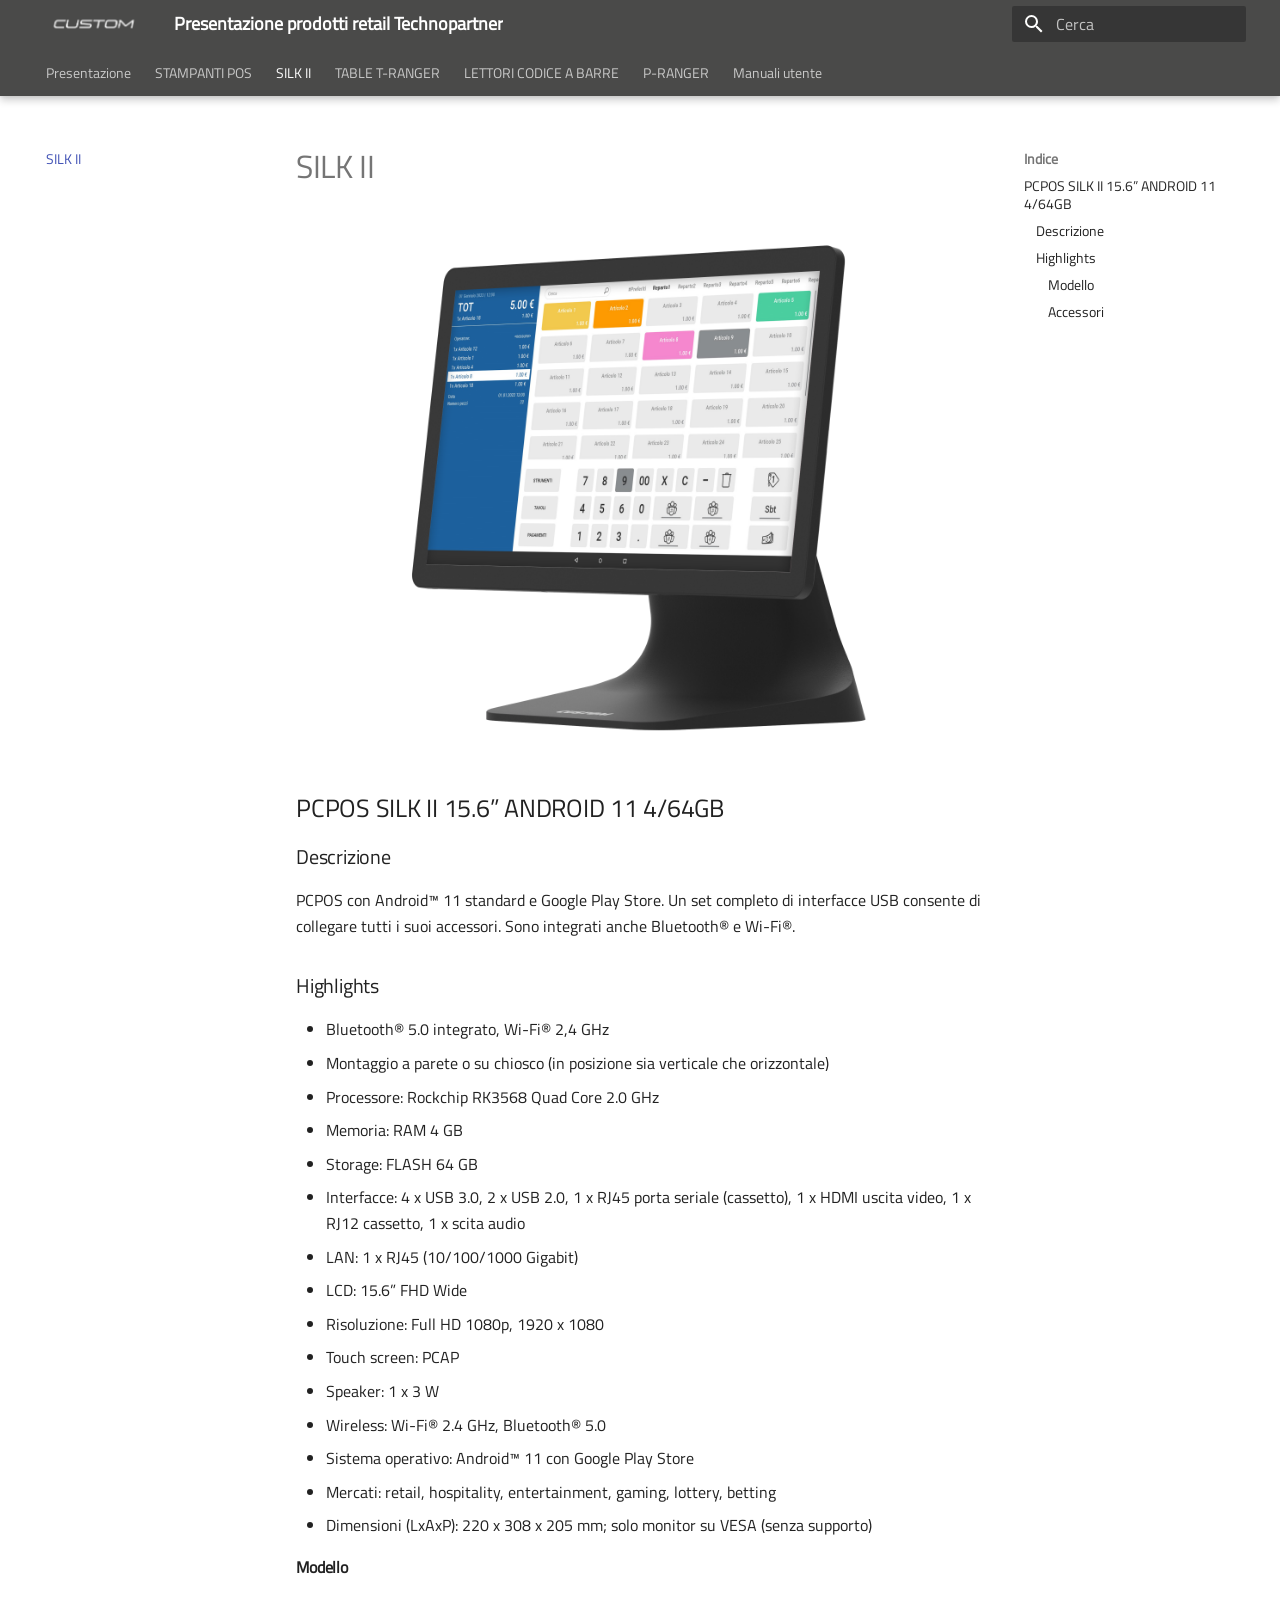
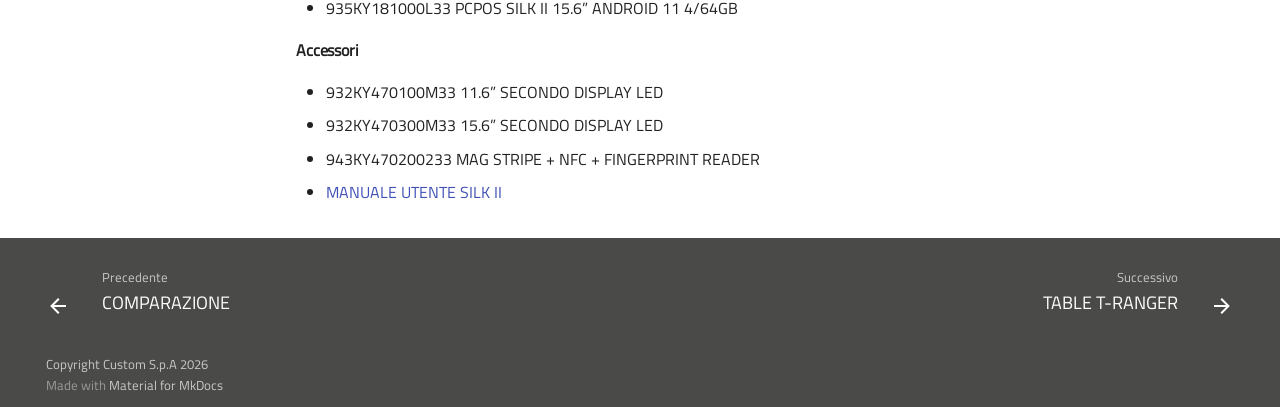
<file: silk/index.html>
<!doctype html>
<html lang="it" class="no-js">
  <head>
    
      <meta charset="utf-8">
      <meta name="viewport" content="width=device-width,initial-scale=1">
      
      
        <meta name="author" content="Ivan Robuschi">
      
      
        <link rel="canonical" href="https://github.com/ivanrobuschi-custom/corso-tecnico-edge-n.git/silk/">
      
      
        <link rel="prev" href="../tabella/">
      
      
        <link rel="next" href="../tranger/">
      
      
        
      
      
      <link rel="icon" href="../assets/icons/favicon.png">
      <meta name="generator" content="mkdocs-1.6.1, mkdocs-material-9.7.6">
    
    
      
        <title>SILK II - Presentazione prodotti retail Technopartner</title>
      
    
    
      <link rel="stylesheet" href="../assets/stylesheets/main.484c7ddc.min.css">
      
        
        <link rel="stylesheet" href="../assets/stylesheets/palette.ab4e12ef.min.css">
      
      


    
    
      
    
    
      
        
        
        <link rel="preconnect" href="https://fonts.gstatic.com" crossorigin>
        <link rel="stylesheet" href="https://fonts.googleapis.com/css?family=Roboto:300,300i,400,400i,700,700i%7CRoboto+Mono:400,400i,700,700i&display=fallback">
        <style>:root{--md-text-font:"Roboto";--md-code-font:"Roboto Mono"}</style>
      
    
    
      <link rel="stylesheet" href="../stylesheets/extra.css">
    
    <script>__md_scope=new URL("..",location),__md_hash=e=>[...e].reduce(((e,_)=>(e<<5)-e+_.charCodeAt(0)),0),__md_get=(e,_=localStorage,t=__md_scope)=>JSON.parse(_.getItem(t.pathname+"."+e)),__md_set=(e,_,t=localStorage,a=__md_scope)=>{try{t.setItem(a.pathname+"."+e,JSON.stringify(_))}catch(e){}}</script>
    
      

    
    
  </head>
  
  
    
    
    
    
    
    <body dir="ltr" data-md-color-scheme="default" data-md-color-primary="blue-grey" data-md-color-accent="indigo">
  
    
    <input class="md-toggle" data-md-toggle="drawer" type="checkbox" id="__drawer" autocomplete="off">
    <input class="md-toggle" data-md-toggle="search" type="checkbox" id="__search" autocomplete="off">
    <label class="md-overlay" for="__drawer"></label>
    <div data-md-component="skip">
      
        
        <a href="#silk-ii" class="md-skip">
          Vai al contenuto
        </a>
      
    </div>
    <div data-md-component="announce">
      
    </div>
    
    
      

  

<header class="md-header md-header--shadow md-header--lifted" data-md-component="header">
  <nav class="md-header__inner md-grid" aria-label="Intestazione">
    <a href=".." title="Presentazione prodotti retail Technopartner" class="md-header__button md-logo" aria-label="Presentazione prodotti retail Technopartner" data-md-component="logo">
      
  <img src="../assets/icons/logo.png" alt="logo">

    </a>
    <label class="md-header__button md-icon" for="__drawer">
      
      <svg xmlns="http://www.w3.org/2000/svg" viewBox="0 0 24 24"><path d="M3 6h18v2H3zm0 5h18v2H3zm0 5h18v2H3z"/></svg>
    </label>
    <div class="md-header__title" data-md-component="header-title">
      <div class="md-header__ellipsis">
        <div class="md-header__topic">
          <span class="md-ellipsis">
            Presentazione prodotti retail Technopartner
          </span>
        </div>
        <div class="md-header__topic" data-md-component="header-topic">
          <span class="md-ellipsis">
            
              SILK II
            
          </span>
        </div>
      </div>
    </div>
    
      
    
    
    
    
      
      
        <label class="md-header__button md-icon" for="__search">
          
          <svg xmlns="http://www.w3.org/2000/svg" viewBox="0 0 24 24"><path d="M9.5 3A6.5 6.5 0 0 1 16 9.5c0 1.61-.59 3.09-1.56 4.23l.27.27h.79l5 5-1.5 1.5-5-5v-.79l-.27-.27A6.52 6.52 0 0 1 9.5 16 6.5 6.5 0 0 1 3 9.5 6.5 6.5 0 0 1 9.5 3m0 2C7 5 5 7 5 9.5S7 14 9.5 14 14 12 14 9.5 12 5 9.5 5"/></svg>
        </label>
        <div class="md-search" data-md-component="search" role="dialog">
  <label class="md-search__overlay" for="__search"></label>
  <div class="md-search__inner" role="search">
    <form class="md-search__form" name="search">
      <input type="text" class="md-search__input" name="query" aria-label="Cerca" placeholder="Cerca" autocapitalize="off" autocorrect="off" autocomplete="off" spellcheck="false" data-md-component="search-query" required>
      <label class="md-search__icon md-icon" for="__search">
        
        <svg xmlns="http://www.w3.org/2000/svg" viewBox="0 0 24 24"><path d="M9.5 3A6.5 6.5 0 0 1 16 9.5c0 1.61-.59 3.09-1.56 4.23l.27.27h.79l5 5-1.5 1.5-5-5v-.79l-.27-.27A6.52 6.52 0 0 1 9.5 16 6.5 6.5 0 0 1 3 9.5 6.5 6.5 0 0 1 9.5 3m0 2C7 5 5 7 5 9.5S7 14 9.5 14 14 12 14 9.5 12 5 9.5 5"/></svg>
        
        <svg xmlns="http://www.w3.org/2000/svg" viewBox="0 0 24 24"><path d="M20 11v2H8l5.5 5.5-1.42 1.42L4.16 12l7.92-7.92L13.5 5.5 8 11z"/></svg>
      </label>
      <nav class="md-search__options" aria-label="Cerca">
        
          <a href="javascript:void(0)" class="md-search__icon md-icon" title="Condividi" aria-label="Condividi" data-clipboard data-clipboard-text="" data-md-component="search-share" tabindex="-1">
            
            <svg xmlns="http://www.w3.org/2000/svg" viewBox="0 0 24 24"><path d="M18 16.08c-.76 0-1.44.3-1.96.77L8.91 12.7c.05-.23.09-.46.09-.7s-.04-.47-.09-.7l7.05-4.11c.54.5 1.25.81 2.04.81a3 3 0 0 0 3-3 3 3 0 0 0-3-3 3 3 0 0 0-3 3c0 .24.04.47.09.7L8.04 9.81C7.5 9.31 6.79 9 6 9a3 3 0 0 0-3 3 3 3 0 0 0 3 3c.79 0 1.5-.31 2.04-.81l7.12 4.15c-.05.21-.08.43-.08.66 0 1.61 1.31 2.91 2.92 2.91s2.92-1.3 2.92-2.91A2.92 2.92 0 0 0 18 16.08"/></svg>
          </a>
        
        <button type="reset" class="md-search__icon md-icon" title="Cancella" aria-label="Cancella" tabindex="-1">
          
          <svg xmlns="http://www.w3.org/2000/svg" viewBox="0 0 24 24"><path d="M19 6.41 17.59 5 12 10.59 6.41 5 5 6.41 10.59 12 5 17.59 6.41 19 12 13.41 17.59 19 19 17.59 13.41 12z"/></svg>
        </button>
      </nav>
      
        <div class="md-search__suggest" data-md-component="search-suggest"></div>
      
    </form>
    <div class="md-search__output">
      <div class="md-search__scrollwrap" tabindex="0" data-md-scrollfix>
        <div class="md-search-result" data-md-component="search-result">
          <div class="md-search-result__meta">
            Inizializza la ricerca
          </div>
          <ol class="md-search-result__list" role="presentation"></ol>
        </div>
      </div>
    </div>
  </div>
</div>
      
    
    
  </nav>
  
    
      
<nav class="md-tabs" aria-label="Tabs" data-md-component="tabs">
  <div class="md-grid">
    <ul class="md-tabs__list">
      
        
  
  
  
  
    <li class="md-tabs__item">
      <a href="../presentazione/" class="md-tabs__link">
        
  
  
    
  
  Presentazione

      </a>
    </li>
  

      
        
  
  
  
  
    
    
      <li class="md-tabs__item">
        <a href="../k3_highspeed/" class="md-tabs__link">
          
  
  
    
  
  STAMPANTI POS

        </a>
      </li>
    
  

      
        
  
  
  
    
  
  
    <li class="md-tabs__item md-tabs__item--active">
      <a href="./" class="md-tabs__link">
        
  
  
    
  
  SILK II

      </a>
    </li>
  

      
        
  
  
  
  
    <li class="md-tabs__item">
      <a href="../tranger/" class="md-tabs__link">
        
  
  
    
  
  TABLE T-RANGER

      </a>
    </li>
  

      
        
  
  
  
  
    <li class="md-tabs__item">
      <a href="../barcode/" class="md-tabs__link">
        
  
  
    
  
  LETTORI CODICE A BARRE

      </a>
    </li>
  

      
        
  
  
  
  
    <li class="md-tabs__item">
      <a href="../pranger/" class="md-tabs__link">
        
  
  
    
  
  P-RANGER

      </a>
    </li>
  

      
        
  
  
  
  
    <li class="md-tabs__item">
      <a href="../manuali/" class="md-tabs__link">
        
  
  
    
  
  Manuali utente

      </a>
    </li>
  

      
    </ul>
  </div>
</nav>
    
  
</header>
    
    <div class="md-container" data-md-component="container">
      
      
        
      
      <main class="md-main" data-md-component="main">
        <div class="md-main__inner md-grid">
          
            
              
              <div class="md-sidebar md-sidebar--primary" data-md-component="sidebar" data-md-type="navigation" >
                <div class="md-sidebar__scrollwrap">
                  <div class="md-sidebar__inner">
                    


  


<nav class="md-nav md-nav--primary md-nav--lifted" aria-label="Navigazione" data-md-level="0">
  <label class="md-nav__title" for="__drawer">
    <a href=".." title="Presentazione prodotti retail Technopartner" class="md-nav__button md-logo" aria-label="Presentazione prodotti retail Technopartner" data-md-component="logo">
      
  <img src="../assets/icons/logo.png" alt="logo">

    </a>
    Presentazione prodotti retail Technopartner
  </label>
  
  <ul class="md-nav__list" data-md-scrollfix>
    
      
      
  
  
  
  
    <li class="md-nav__item">
      <a href="../presentazione/" class="md-nav__link">
        
  
  
  <span class="md-ellipsis">
    
  
    Presentazione
  

    
  </span>
  
  

      </a>
    </li>
  

    
      
      
  
  
  
  
    
    
      
        
      
        
      
        
      
        
      
        
      
        
      
    
    
    
      
      
        
      
    
    
      
        
        
      
    
    <li class="md-nav__item md-nav__item--pruned md-nav__item--nested">
      
        
  
  
  
    <a href="../k3_highspeed/" class="md-nav__link">
      
  
  
  <span class="md-ellipsis">
    
  
    STAMPANTI POS
  

    
  </span>
  
  

      
        <span class="md-nav__icon md-icon"></span>
      
    </a>
  

      
    </li>
  

    
      
      
  
  
    
  
  
  
    <li class="md-nav__item md-nav__item--active">
      
      <input class="md-nav__toggle md-toggle" type="checkbox" id="__toc">
      
      
        
      
      
        <label class="md-nav__link md-nav__link--active" for="__toc">
          
  
  
  <span class="md-ellipsis">
    
  
    SILK II
  

    
  </span>
  
  

          <span class="md-nav__icon md-icon"></span>
        </label>
      
      <a href="./" class="md-nav__link md-nav__link--active">
        
  
  
  <span class="md-ellipsis">
    
  
    SILK II
  

    
  </span>
  
  

      </a>
      
        

<nav class="md-nav md-nav--secondary" aria-label="Indice">
  
  
  
    
  
  
    <label class="md-nav__title" for="__toc">
      <span class="md-nav__icon md-icon"></span>
      Indice
    </label>
    <ul class="md-nav__list" data-md-component="toc" data-md-scrollfix>
      
        <li class="md-nav__item">
  <a href="#pcpos-silk-ii-156-android-11-464gb" class="md-nav__link">
    <span class="md-ellipsis">
      
        PCPOS SILK II 15.6” ANDROID 11 4/64GB
      
    </span>
  </a>
  
    <nav class="md-nav" aria-label="PCPOS SILK II 15.6” ANDROID 11 4/64GB">
      <ul class="md-nav__list">
        
          <li class="md-nav__item">
  <a href="#descrizione" class="md-nav__link">
    <span class="md-ellipsis">
      
        Descrizione
      
    </span>
  </a>
  
</li>
        
          <li class="md-nav__item">
  <a href="#highlights" class="md-nav__link">
    <span class="md-ellipsis">
      
        Highlights
      
    </span>
  </a>
  
    <nav class="md-nav" aria-label="Highlights">
      <ul class="md-nav__list">
        
          <li class="md-nav__item">
  <a href="#modello" class="md-nav__link">
    <span class="md-ellipsis">
      
        Modello
      
    </span>
  </a>
  
</li>
        
          <li class="md-nav__item">
  <a href="#accessori" class="md-nav__link">
    <span class="md-ellipsis">
      
        Accessori
      
    </span>
  </a>
  
</li>
        
      </ul>
    </nav>
  
</li>
        
      </ul>
    </nav>
  
</li>
      
    </ul>
  
</nav>
      
    </li>
  

    
      
      
  
  
  
  
    <li class="md-nav__item">
      <a href="../tranger/" class="md-nav__link">
        
  
  
  <span class="md-ellipsis">
    
  
    TABLE T-RANGER
  

    
  </span>
  
  

      </a>
    </li>
  

    
      
      
  
  
  
  
    <li class="md-nav__item">
      <a href="../barcode/" class="md-nav__link">
        
  
  
  <span class="md-ellipsis">
    
  
    LETTORI CODICE A BARRE
  

    
  </span>
  
  

      </a>
    </li>
  

    
      
      
  
  
  
  
    <li class="md-nav__item">
      <a href="../pranger/" class="md-nav__link">
        
  
  
  <span class="md-ellipsis">
    
  
    P-RANGER
  

    
  </span>
  
  

      </a>
    </li>
  

    
      
      
  
  
  
  
    <li class="md-nav__item">
      <a href="../manuali/" class="md-nav__link">
        
  
  
  <span class="md-ellipsis">
    
  
    Manuali utente
  

    
  </span>
  
  

      </a>
    </li>
  

    
  </ul>
</nav>
                  </div>
                </div>
              </div>
            
            
              
              <div class="md-sidebar md-sidebar--secondary" data-md-component="sidebar" data-md-type="toc" >
                <div class="md-sidebar__scrollwrap">
                  <div class="md-sidebar__inner">
                    

<nav class="md-nav md-nav--secondary" aria-label="Indice">
  
  
  
    
  
  
    <label class="md-nav__title" for="__toc">
      <span class="md-nav__icon md-icon"></span>
      Indice
    </label>
    <ul class="md-nav__list" data-md-component="toc" data-md-scrollfix>
      
        <li class="md-nav__item">
  <a href="#pcpos-silk-ii-156-android-11-464gb" class="md-nav__link">
    <span class="md-ellipsis">
      
        PCPOS SILK II 15.6” ANDROID 11 4/64GB
      
    </span>
  </a>
  
    <nav class="md-nav" aria-label="PCPOS SILK II 15.6” ANDROID 11 4/64GB">
      <ul class="md-nav__list">
        
          <li class="md-nav__item">
  <a href="#descrizione" class="md-nav__link">
    <span class="md-ellipsis">
      
        Descrizione
      
    </span>
  </a>
  
</li>
        
          <li class="md-nav__item">
  <a href="#highlights" class="md-nav__link">
    <span class="md-ellipsis">
      
        Highlights
      
    </span>
  </a>
  
    <nav class="md-nav" aria-label="Highlights">
      <ul class="md-nav__list">
        
          <li class="md-nav__item">
  <a href="#modello" class="md-nav__link">
    <span class="md-ellipsis">
      
        Modello
      
    </span>
  </a>
  
</li>
        
          <li class="md-nav__item">
  <a href="#accessori" class="md-nav__link">
    <span class="md-ellipsis">
      
        Accessori
      
    </span>
  </a>
  
</li>
        
      </ul>
    </nav>
  
</li>
        
      </ul>
    </nav>
  
</li>
      
    </ul>
  
</nav>
                  </div>
                </div>
              </div>
            
          
          
            <div class="md-content" data-md-component="content">
              
                




              
              <article class="md-content__inner md-typeset">
                
                  



<h1 id="silk-ii">SILK II</h1>
<p><img alt="" src="../assets/images/Silk.png" /></p>
<h2 id="pcpos-silk-ii-156-android-11-464gb">PCPOS SILK II 15.6” ANDROID 11 4/64GB</h2>
<h3 id="descrizione">Descrizione</h3>
<p>PCPOS con Android™ 11 standard e Google Play Store. Un set completo di interfacce USB consente di collegare tutti i suoi accessori. Sono integrati anche Bluetooth® e Wi-Fi®.</p>
<h3 id="highlights">Highlights</h3>
<ul>
<li>Bluetooth® 5.0 integrato, Wi-Fi® 2,4 GHz</li>
<li>Montaggio a parete o su chiosco (in posizione sia verticale che orizzontale)</li>
<li>Processore: Rockchip RK3568 Quad Core 2.0 GHz</li>
<li>Memoria: RAM 4 GB</li>
<li>Storage: FLASH 64 GB</li>
<li>Interfacce: 4 x USB 3.0, 2 x USB 2.0, 1 x RJ45 porta seriale (cassetto), 1 x HDMI uscita video, 1 x RJ12 cassetto, 1 x  scita audio</li>
<li>LAN: 1 x RJ45 (10/100/1000 Gigabit)</li>
<li>LCD: 15.6” FHD Wide</li>
<li>Risoluzione: Full HD 1080p, 1920 x 1080</li>
<li>Touch screen: PCAP</li>
<li>Speaker: 1 x 3 W</li>
<li>Wireless: Wi-Fi® 2.4 GHz, Bluetooth® 5.0</li>
<li>Sistema operativo: Android™ 11 con Google Play Store</li>
<li>Mercati: retail, hospitality, entertainment, gaming, lottery, betting</li>
<li>Dimensioni (LxAxP): 220 x 308 x 205 mm; solo monitor su VESA (senza supporto)</li>
</ul>
<h4 id="modello">Modello</h4>
<ul>
<li>935KY181000L33 PCPOS SILK II 15.6” ANDROID 11 4/64GB</li>
</ul>
<h4 id="accessori">Accessori</h4>
<ul>
<li>932KY470100M33 11.6” SECONDO DISPLAY LED</li>
<li>932KY470300M33 15.6” SECONDO DISPLAY LED</li>
<li>
<p>943KY470200233 MAG STRIPE + NFC + FINGERPRINT READER</p>
</li>
<li>
<p><a href="../assets/resources/silk.pdf">MANUALE UTENTE SILK II</a></p>
</li>
</ul>












                
              </article>
            </div>
          
          
<script>var target=document.getElementById(location.hash.slice(1));target&&target.name&&(target.checked=target.name.startsWith("__tabbed_"))</script>
        </div>
        
          <button type="button" class="md-top md-icon" data-md-component="top" hidden>
  
  <svg xmlns="http://www.w3.org/2000/svg" viewBox="0 0 24 24"><path d="M13 20h-2V8l-5.5 5.5-1.42-1.42L12 4.16l7.92 7.92-1.42 1.42L13 8z"/></svg>
  Torna su
</button>
        
      </main>
      
        <footer class="md-footer">
  
    
      
      <nav class="md-footer__inner md-grid" aria-label="Piede" >
        
          
          <a href="../tabella/" class="md-footer__link md-footer__link--prev" aria-label="Precedente: COMPARAZIONE">
            <div class="md-footer__button md-icon">
              
              <svg xmlns="http://www.w3.org/2000/svg" viewBox="0 0 24 24"><path d="M20 11v2H8l5.5 5.5-1.42 1.42L4.16 12l7.92-7.92L13.5 5.5 8 11z"/></svg>
            </div>
            <div class="md-footer__title">
              <span class="md-footer__direction">
                Precedente
              </span>
              <div class="md-ellipsis">
                COMPARAZIONE
              </div>
            </div>
          </a>
        
        
          
          <a href="../tranger/" class="md-footer__link md-footer__link--next" aria-label="Successivo: TABLE T-RANGER">
            <div class="md-footer__title">
              <span class="md-footer__direction">
                Successivo
              </span>
              <div class="md-ellipsis">
                TABLE T-RANGER
              </div>
            </div>
            <div class="md-footer__button md-icon">
              
              <svg xmlns="http://www.w3.org/2000/svg" viewBox="0 0 24 24"><path d="M4 11v2h12l-5.5 5.5 1.42 1.42L19.84 12l-7.92-7.92L10.5 5.5 16 11z"/></svg>
            </div>
          </a>
        
      </nav>
    
  
  <div class="md-footer-meta md-typeset">
    <div class="md-footer-meta__inner md-grid">
      <div class="md-copyright">
  
    <div class="md-copyright__highlight">
      Copyright Custom S.p.A 2026
    </div>
  
  
    Made with
    <a href="https://squidfunk.github.io/mkdocs-material/" target="_blank" rel="noopener">
      Material for MkDocs
    </a>
  
</div>
      
    </div>
  </div>
</footer>
      
    </div>
    <div class="md-dialog" data-md-component="dialog">
      <div class="md-dialog__inner md-typeset"></div>
    </div>
    
      <div class="md-progress" data-md-component="progress" role="progressbar"></div>
    
    
    
      
      
      <script id="__config" type="application/json">{"annotate": null, "base": "..", "features": ["navigation.instant", "navigation.instant.prefetch", "navigation.instant.preview", "navigation.instant.progress", "navigation.tracking", "navigation.tabs", "navigation.tabs.sticky", "navigation.path", "navigation.sections", "navigation.prune", "navigation.indexes", "navigation.top", "search.suggest", "search.highlight", "search.share", "navigation.footer"], "search": "../assets/javascripts/workers/search.2c215733.min.js", "tags": null, "translations": {"clipboard.copied": "Copiato", "clipboard.copy": "Copia", "search.result.more.one": "1 altro in questa pagina", "search.result.more.other": "# altri in questa pagina", "search.result.none": "Nessun documento trovato", "search.result.one": "1 documento trovato", "search.result.other": "# documenti trovati", "search.result.placeholder": "Scrivi per iniziare a cercare", "search.result.term.missing": "Non presente", "select.version": "Seleziona la versione"}, "version": null}</script>
    
    
      <script src="../assets/javascripts/bundle.79ae519e.min.js"></script>
      
    
  </body>
</html>
</file>
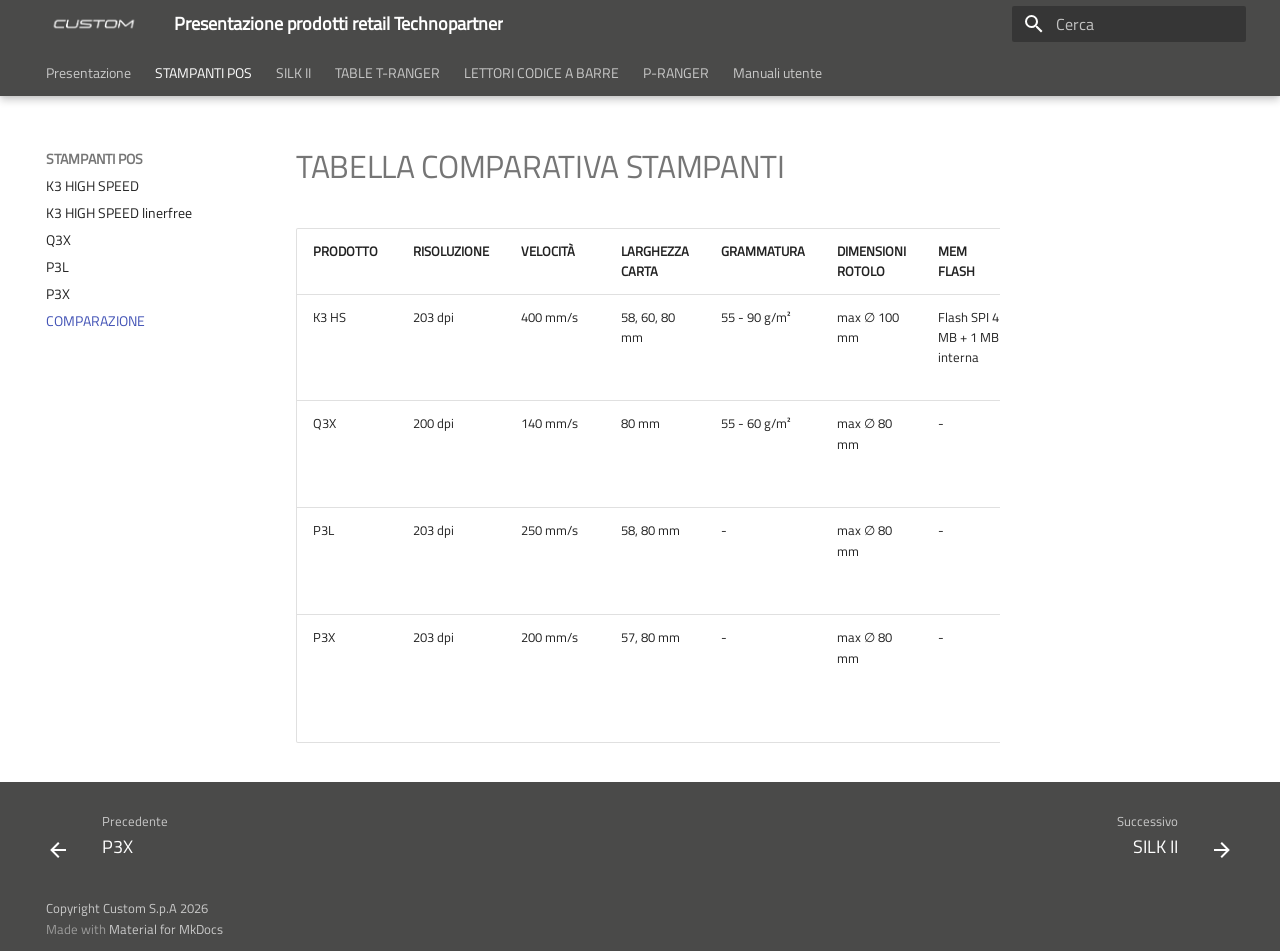
<file: tabella/index.html>
<!doctype html>
<html lang="it" class="no-js">
  <head>
    
      <meta charset="utf-8">
      <meta name="viewport" content="width=device-width,initial-scale=1">
      
      
        <meta name="author" content="Ivan Robuschi">
      
      
        <link rel="canonical" href="https://github.com/ivanrobuschi-custom/corso-tecnico-edge-n.git/tabella/">
      
      
        <link rel="prev" href="../P3X/">
      
      
        <link rel="next" href="../silk/">
      
      
        
      
      
      <link rel="icon" href="../assets/icons/favicon.png">
      <meta name="generator" content="mkdocs-1.6.1, mkdocs-material-9.7.6">
    
    
      
        <title>COMPARAZIONE - Presentazione prodotti retail Technopartner</title>
      
    
    
      <link rel="stylesheet" href="../assets/stylesheets/main.484c7ddc.min.css">
      
        
        <link rel="stylesheet" href="../assets/stylesheets/palette.ab4e12ef.min.css">
      
      


    
    
      
    
    
      
        
        
        <link rel="preconnect" href="https://fonts.gstatic.com" crossorigin>
        <link rel="stylesheet" href="https://fonts.googleapis.com/css?family=Roboto:300,300i,400,400i,700,700i%7CRoboto+Mono:400,400i,700,700i&display=fallback">
        <style>:root{--md-text-font:"Roboto";--md-code-font:"Roboto Mono"}</style>
      
    
    
      <link rel="stylesheet" href="../stylesheets/extra.css">
    
    <script>__md_scope=new URL("..",location),__md_hash=e=>[...e].reduce(((e,_)=>(e<<5)-e+_.charCodeAt(0)),0),__md_get=(e,_=localStorage,t=__md_scope)=>JSON.parse(_.getItem(t.pathname+"."+e)),__md_set=(e,_,t=localStorage,a=__md_scope)=>{try{t.setItem(a.pathname+"."+e,JSON.stringify(_))}catch(e){}}</script>
    
      

    
    
  </head>
  
  
    
    
    
    
    
    <body dir="ltr" data-md-color-scheme="default" data-md-color-primary="blue-grey" data-md-color-accent="indigo">
  
    
    <input class="md-toggle" data-md-toggle="drawer" type="checkbox" id="__drawer" autocomplete="off">
    <input class="md-toggle" data-md-toggle="search" type="checkbox" id="__search" autocomplete="off">
    <label class="md-overlay" for="__drawer"></label>
    <div data-md-component="skip">
      
        
        <a href="#tabella-comparativa-stampanti" class="md-skip">
          Vai al contenuto
        </a>
      
    </div>
    <div data-md-component="announce">
      
    </div>
    
    
      

  

<header class="md-header md-header--shadow md-header--lifted" data-md-component="header">
  <nav class="md-header__inner md-grid" aria-label="Intestazione">
    <a href=".." title="Presentazione prodotti retail Technopartner" class="md-header__button md-logo" aria-label="Presentazione prodotti retail Technopartner" data-md-component="logo">
      
  <img src="../assets/icons/logo.png" alt="logo">

    </a>
    <label class="md-header__button md-icon" for="__drawer">
      
      <svg xmlns="http://www.w3.org/2000/svg" viewBox="0 0 24 24"><path d="M3 6h18v2H3zm0 5h18v2H3zm0 5h18v2H3z"/></svg>
    </label>
    <div class="md-header__title" data-md-component="header-title">
      <div class="md-header__ellipsis">
        <div class="md-header__topic">
          <span class="md-ellipsis">
            Presentazione prodotti retail Technopartner
          </span>
        </div>
        <div class="md-header__topic" data-md-component="header-topic">
          <span class="md-ellipsis">
            
              COMPARAZIONE
            
          </span>
        </div>
      </div>
    </div>
    
      
    
    
    
    
      
      
        <label class="md-header__button md-icon" for="__search">
          
          <svg xmlns="http://www.w3.org/2000/svg" viewBox="0 0 24 24"><path d="M9.5 3A6.5 6.5 0 0 1 16 9.5c0 1.61-.59 3.09-1.56 4.23l.27.27h.79l5 5-1.5 1.5-5-5v-.79l-.27-.27A6.52 6.52 0 0 1 9.5 16 6.5 6.5 0 0 1 3 9.5 6.5 6.5 0 0 1 9.5 3m0 2C7 5 5 7 5 9.5S7 14 9.5 14 14 12 14 9.5 12 5 9.5 5"/></svg>
        </label>
        <div class="md-search" data-md-component="search" role="dialog">
  <label class="md-search__overlay" for="__search"></label>
  <div class="md-search__inner" role="search">
    <form class="md-search__form" name="search">
      <input type="text" class="md-search__input" name="query" aria-label="Cerca" placeholder="Cerca" autocapitalize="off" autocorrect="off" autocomplete="off" spellcheck="false" data-md-component="search-query" required>
      <label class="md-search__icon md-icon" for="__search">
        
        <svg xmlns="http://www.w3.org/2000/svg" viewBox="0 0 24 24"><path d="M9.5 3A6.5 6.5 0 0 1 16 9.5c0 1.61-.59 3.09-1.56 4.23l.27.27h.79l5 5-1.5 1.5-5-5v-.79l-.27-.27A6.52 6.52 0 0 1 9.5 16 6.5 6.5 0 0 1 3 9.5 6.5 6.5 0 0 1 9.5 3m0 2C7 5 5 7 5 9.5S7 14 9.5 14 14 12 14 9.5 12 5 9.5 5"/></svg>
        
        <svg xmlns="http://www.w3.org/2000/svg" viewBox="0 0 24 24"><path d="M20 11v2H8l5.5 5.5-1.42 1.42L4.16 12l7.92-7.92L13.5 5.5 8 11z"/></svg>
      </label>
      <nav class="md-search__options" aria-label="Cerca">
        
          <a href="javascript:void(0)" class="md-search__icon md-icon" title="Condividi" aria-label="Condividi" data-clipboard data-clipboard-text="" data-md-component="search-share" tabindex="-1">
            
            <svg xmlns="http://www.w3.org/2000/svg" viewBox="0 0 24 24"><path d="M18 16.08c-.76 0-1.44.3-1.96.77L8.91 12.7c.05-.23.09-.46.09-.7s-.04-.47-.09-.7l7.05-4.11c.54.5 1.25.81 2.04.81a3 3 0 0 0 3-3 3 3 0 0 0-3-3 3 3 0 0 0-3 3c0 .24.04.47.09.7L8.04 9.81C7.5 9.31 6.79 9 6 9a3 3 0 0 0-3 3 3 3 0 0 0 3 3c.79 0 1.5-.31 2.04-.81l7.12 4.15c-.05.21-.08.43-.08.66 0 1.61 1.31 2.91 2.92 2.91s2.92-1.3 2.92-2.91A2.92 2.92 0 0 0 18 16.08"/></svg>
          </a>
        
        <button type="reset" class="md-search__icon md-icon" title="Cancella" aria-label="Cancella" tabindex="-1">
          
          <svg xmlns="http://www.w3.org/2000/svg" viewBox="0 0 24 24"><path d="M19 6.41 17.59 5 12 10.59 6.41 5 5 6.41 10.59 12 5 17.59 6.41 19 12 13.41 17.59 19 19 17.59 13.41 12z"/></svg>
        </button>
      </nav>
      
        <div class="md-search__suggest" data-md-component="search-suggest"></div>
      
    </form>
    <div class="md-search__output">
      <div class="md-search__scrollwrap" tabindex="0" data-md-scrollfix>
        <div class="md-search-result" data-md-component="search-result">
          <div class="md-search-result__meta">
            Inizializza la ricerca
          </div>
          <ol class="md-search-result__list" role="presentation"></ol>
        </div>
      </div>
    </div>
  </div>
</div>
      
    
    
  </nav>
  
    
      
<nav class="md-tabs" aria-label="Tabs" data-md-component="tabs">
  <div class="md-grid">
    <ul class="md-tabs__list">
      
        
  
  
  
  
    <li class="md-tabs__item">
      <a href="../presentazione/" class="md-tabs__link">
        
  
  
    
  
  Presentazione

      </a>
    </li>
  

      
        
  
  
  
    
  
  
    
    
      <li class="md-tabs__item md-tabs__item--active">
        <a href="../k3_highspeed/" class="md-tabs__link">
          
  
  
    
  
  STAMPANTI POS

        </a>
      </li>
    
  

      
        
  
  
  
  
    <li class="md-tabs__item">
      <a href="../silk/" class="md-tabs__link">
        
  
  
    
  
  SILK II

      </a>
    </li>
  

      
        
  
  
  
  
    <li class="md-tabs__item">
      <a href="../tranger/" class="md-tabs__link">
        
  
  
    
  
  TABLE T-RANGER

      </a>
    </li>
  

      
        
  
  
  
  
    <li class="md-tabs__item">
      <a href="../barcode/" class="md-tabs__link">
        
  
  
    
  
  LETTORI CODICE A BARRE

      </a>
    </li>
  

      
        
  
  
  
  
    <li class="md-tabs__item">
      <a href="../pranger/" class="md-tabs__link">
        
  
  
    
  
  P-RANGER

      </a>
    </li>
  

      
        
  
  
  
  
    <li class="md-tabs__item">
      <a href="../manuali/" class="md-tabs__link">
        
  
  
    
  
  Manuali utente

      </a>
    </li>
  

      
    </ul>
  </div>
</nav>
    
  
</header>
    
    <div class="md-container" data-md-component="container">
      
      
        
      
      <main class="md-main" data-md-component="main">
        <div class="md-main__inner md-grid">
          
            
              
              <div class="md-sidebar md-sidebar--primary" data-md-component="sidebar" data-md-type="navigation" >
                <div class="md-sidebar__scrollwrap">
                  <div class="md-sidebar__inner">
                    


  


<nav class="md-nav md-nav--primary md-nav--lifted" aria-label="Navigazione" data-md-level="0">
  <label class="md-nav__title" for="__drawer">
    <a href=".." title="Presentazione prodotti retail Technopartner" class="md-nav__button md-logo" aria-label="Presentazione prodotti retail Technopartner" data-md-component="logo">
      
  <img src="../assets/icons/logo.png" alt="logo">

    </a>
    Presentazione prodotti retail Technopartner
  </label>
  
  <ul class="md-nav__list" data-md-scrollfix>
    
      
      
  
  
  
  
    <li class="md-nav__item">
      <a href="../presentazione/" class="md-nav__link">
        
  
  
  <span class="md-ellipsis">
    
  
    Presentazione
  

    
  </span>
  
  

      </a>
    </li>
  

    
      
      
  
  
    
  
  
  
    
    
      
        
      
        
      
        
      
        
      
        
      
        
      
    
    
    
      
        
        
      
      
        
      
    
    
      
    
    <li class="md-nav__item md-nav__item--active md-nav__item--section md-nav__item--nested">
      
        
        
        <input class="md-nav__toggle md-toggle " type="checkbox" id="__nav_2" checked>
        
          
          <label class="md-nav__link" for="__nav_2" id="__nav_2_label" tabindex="">
            
  
  
  <span class="md-ellipsis">
    
  
    STAMPANTI POS
  

    
  </span>
  
  

            <span class="md-nav__icon md-icon"></span>
          </label>
        
        <nav class="md-nav" data-md-level="1" aria-labelledby="__nav_2_label" aria-expanded="true">
          <label class="md-nav__title" for="__nav_2">
            <span class="md-nav__icon md-icon"></span>
            
  
    STAMPANTI POS
  

          </label>
          <ul class="md-nav__list" data-md-scrollfix>
            
              
                
  
  
  
  
    <li class="md-nav__item">
      <a href="../k3_highspeed/" class="md-nav__link">
        
  
  
  <span class="md-ellipsis">
    
  
    K3 HIGH SPEED
  

    
  </span>
  
  

      </a>
    </li>
  

              
            
              
                
  
  
  
  
    <li class="md-nav__item">
      <a href="../k3_highspeed_linerfree/" class="md-nav__link">
        
  
  
  <span class="md-ellipsis">
    
  
    K3 HIGH SPEED linerfree
  

    
  </span>
  
  

      </a>
    </li>
  

              
            
              
                
  
  
  
  
    <li class="md-nav__item">
      <a href="../Q3X/" class="md-nav__link">
        
  
  
  <span class="md-ellipsis">
    
  
    Q3X
  

    
  </span>
  
  

      </a>
    </li>
  

              
            
              
                
  
  
  
  
    <li class="md-nav__item">
      <a href="../P3L/" class="md-nav__link">
        
  
  
  <span class="md-ellipsis">
    
  
    P3L
  

    
  </span>
  
  

      </a>
    </li>
  

              
            
              
                
  
  
  
  
    <li class="md-nav__item">
      <a href="../P3X/" class="md-nav__link">
        
  
  
  <span class="md-ellipsis">
    
  
    P3X
  

    
  </span>
  
  

      </a>
    </li>
  

              
            
              
                
  
  
    
  
  
  
    <li class="md-nav__item md-nav__item--active">
      
      <input class="md-nav__toggle md-toggle" type="checkbox" id="__toc">
      
      
        
      
      
      <a href="./" class="md-nav__link md-nav__link--active">
        
  
  
  <span class="md-ellipsis">
    
  
    COMPARAZIONE
  

    
  </span>
  
  

      </a>
      
    </li>
  

              
            
          </ul>
        </nav>
      
    </li>
  

    
      
      
  
  
  
  
    <li class="md-nav__item">
      <a href="../silk/" class="md-nav__link">
        
  
  
  <span class="md-ellipsis">
    
  
    SILK II
  

    
  </span>
  
  

      </a>
    </li>
  

    
      
      
  
  
  
  
    <li class="md-nav__item">
      <a href="../tranger/" class="md-nav__link">
        
  
  
  <span class="md-ellipsis">
    
  
    TABLE T-RANGER
  

    
  </span>
  
  

      </a>
    </li>
  

    
      
      
  
  
  
  
    <li class="md-nav__item">
      <a href="../barcode/" class="md-nav__link">
        
  
  
  <span class="md-ellipsis">
    
  
    LETTORI CODICE A BARRE
  

    
  </span>
  
  

      </a>
    </li>
  

    
      
      
  
  
  
  
    <li class="md-nav__item">
      <a href="../pranger/" class="md-nav__link">
        
  
  
  <span class="md-ellipsis">
    
  
    P-RANGER
  

    
  </span>
  
  

      </a>
    </li>
  

    
      
      
  
  
  
  
    <li class="md-nav__item">
      <a href="../manuali/" class="md-nav__link">
        
  
  
  <span class="md-ellipsis">
    
  
    Manuali utente
  

    
  </span>
  
  

      </a>
    </li>
  

    
  </ul>
</nav>
                  </div>
                </div>
              </div>
            
            
              
              <div class="md-sidebar md-sidebar--secondary" data-md-component="sidebar" data-md-type="toc" >
                <div class="md-sidebar__scrollwrap">
                  <div class="md-sidebar__inner">
                    

<nav class="md-nav md-nav--secondary" aria-label="Indice">
  
  
  
    
  
  
</nav>
                  </div>
                </div>
              </div>
            
          
          
            <div class="md-content" data-md-component="content">
              
                




              
              <article class="md-content__inner md-typeset">
                
                  



<h1 id="tabella-comparativa-stampanti">TABELLA COMPARATIVA STAMPANTI</h1>
<table>
<thead>
<tr>
<th>PRODOTTO</th>
<th>RISOLUZIONE</th>
<th>VELOCITÀ</th>
<th>LARGHEZZA CARTA</th>
<th>GRAMMATURA</th>
<th>DIMENSIONI ROTOLO</th>
<th>MEM FLASH</th>
<th>MEM RAM</th>
<th>CODICI A BARRE</th>
<th>VITA TESTINA</th>
<th>TAGLIERINA</th>
<th>INTERFACCE</th>
<th>SENSORI</th>
<th>DIMENSIONI</th>
</tr>
</thead>
<tbody>
<tr>
<td>K3 HS</td>
<td>203 dpi</td>
<td>400 mm/s</td>
<td>58, 60, 80 mm</td>
<td>55 - 90 g/m²</td>
<td>max ∅ 100 mm</td>
<td>Flash SPI 4 MB + 1 MB interna</td>
<td>64 MB</td>
<td>1D, 2D (QR, DM, PDF417, AZTEC)</td>
<td>200 km</td>
<td>1M tagli (parziale/totale)</td>
<td>RS232, USB, Ethernet, Porta cassetto</td>
<td>-</td>
<td>-</td>
</tr>
<tr>
<td>Q3X</td>
<td>200 dpi</td>
<td>140 mm/s</td>
<td>80 mm</td>
<td>55 - 60 g/m²</td>
<td>max ∅ 80 mm</td>
<td>-</td>
<td>-</td>
<td>1D, 2D (PDF417, QRCODE)</td>
<td>200 km</td>
<td>Taglio parziale</td>
<td>RS232, USB, Bluetooth, Porta cassetto</td>
<td>Black mark</td>
<td>-</td>
</tr>
<tr>
<td>P3L</td>
<td>203 dpi</td>
<td>250 mm/s</td>
<td>58, 80 mm</td>
<td>-</td>
<td>max ∅ 80 mm</td>
<td>-</td>
<td>-</td>
<td>1D, 2D (QRCODE, PDF417)</td>
<td>150 km</td>
<td>1,5M tagli (parziale)</td>
<td>RS232, USB, Ethernet, Porta cassetto</td>
<td>Quasi fine carta</td>
<td>145 x 150 x 195 mm</td>
</tr>
<tr>
<td>P3X</td>
<td>203 dpi</td>
<td>200 mm/s</td>
<td>57, 80 mm</td>
<td>-</td>
<td>max ∅ 80 mm</td>
<td>-</td>
<td>-</td>
<td>1D, 2D (QRCODE)</td>
<td>150 km</td>
<td>1M tagli (parziale/totale)</td>
<td>RS232, USB, Ethernet</td>
<td>Fine carta, apertura coperchio, temp. testina</td>
<td>190 x 135,5 x 142 mm</td>
</tr>
</tbody>
</table>












                
              </article>
            </div>
          
          
<script>var target=document.getElementById(location.hash.slice(1));target&&target.name&&(target.checked=target.name.startsWith("__tabbed_"))</script>
        </div>
        
          <button type="button" class="md-top md-icon" data-md-component="top" hidden>
  
  <svg xmlns="http://www.w3.org/2000/svg" viewBox="0 0 24 24"><path d="M13 20h-2V8l-5.5 5.5-1.42-1.42L12 4.16l7.92 7.92-1.42 1.42L13 8z"/></svg>
  Torna su
</button>
        
      </main>
      
        <footer class="md-footer">
  
    
      
      <nav class="md-footer__inner md-grid" aria-label="Piede" >
        
          
          <a href="../P3X/" class="md-footer__link md-footer__link--prev" aria-label="Precedente: P3X">
            <div class="md-footer__button md-icon">
              
              <svg xmlns="http://www.w3.org/2000/svg" viewBox="0 0 24 24"><path d="M20 11v2H8l5.5 5.5-1.42 1.42L4.16 12l7.92-7.92L13.5 5.5 8 11z"/></svg>
            </div>
            <div class="md-footer__title">
              <span class="md-footer__direction">
                Precedente
              </span>
              <div class="md-ellipsis">
                P3X
              </div>
            </div>
          </a>
        
        
          
          <a href="../silk/" class="md-footer__link md-footer__link--next" aria-label="Successivo: SILK II">
            <div class="md-footer__title">
              <span class="md-footer__direction">
                Successivo
              </span>
              <div class="md-ellipsis">
                SILK II
              </div>
            </div>
            <div class="md-footer__button md-icon">
              
              <svg xmlns="http://www.w3.org/2000/svg" viewBox="0 0 24 24"><path d="M4 11v2h12l-5.5 5.5 1.42 1.42L19.84 12l-7.92-7.92L10.5 5.5 16 11z"/></svg>
            </div>
          </a>
        
      </nav>
    
  
  <div class="md-footer-meta md-typeset">
    <div class="md-footer-meta__inner md-grid">
      <div class="md-copyright">
  
    <div class="md-copyright__highlight">
      Copyright Custom S.p.A 2026
    </div>
  
  
    Made with
    <a href="https://squidfunk.github.io/mkdocs-material/" target="_blank" rel="noopener">
      Material for MkDocs
    </a>
  
</div>
      
    </div>
  </div>
</footer>
      
    </div>
    <div class="md-dialog" data-md-component="dialog">
      <div class="md-dialog__inner md-typeset"></div>
    </div>
    
      <div class="md-progress" data-md-component="progress" role="progressbar"></div>
    
    
    
      
      
      <script id="__config" type="application/json">{"annotate": null, "base": "..", "features": ["navigation.instant", "navigation.instant.prefetch", "navigation.instant.preview", "navigation.instant.progress", "navigation.tracking", "navigation.tabs", "navigation.tabs.sticky", "navigation.path", "navigation.sections", "navigation.prune", "navigation.indexes", "navigation.top", "search.suggest", "search.highlight", "search.share", "navigation.footer"], "search": "../assets/javascripts/workers/search.2c215733.min.js", "tags": null, "translations": {"clipboard.copied": "Copiato", "clipboard.copy": "Copia", "search.result.more.one": "1 altro in questa pagina", "search.result.more.other": "# altri in questa pagina", "search.result.none": "Nessun documento trovato", "search.result.one": "1 documento trovato", "search.result.other": "# documenti trovati", "search.result.placeholder": "Scrivi per iniziare a cercare", "search.result.term.missing": "Non presente", "select.version": "Seleziona la versione"}, "version": null}</script>
    
    
      <script src="../assets/javascripts/bundle.79ae519e.min.js"></script>
      
    
  </body>
</html>
</file>
<file: stylesheets/extra.css>
/* 1. Definizione del Font Personalizzato */
@font-face {
  font-family: 'Titillium Web';
  /* Il percorso ../ torna indietro dalla cartella stylesheets e entra in fonts */
  src: url('../fonts/TitilliumWeb-Regular.ttf') format('truetype');
  font-weight: normal;
  font-style: normal;
  font-display: swap;
}

/* 2. Applicazione del Font e dei Colori al Tema Material */
:root, [data-md-color-primary], [data-md-color-scheme] {
  /* --md-text-font controlla il corpo del testo e i titoli */
  --md-text-font: 'Titillium Web', sans-serif;
  
  /* Opzionale: Se vuoi usarlo anche per i blocchi di codice, scommenta la riga sotto */
  /* --md-code-font: 'Titillium Web', monospace; */

  /* CONFIGURAZIONE COLORI AZIENDALI
   */

  /* 1. Header e Colore Primario (Link, Titoli attivi) - HEX: #617C8D */
  --md-primary-fg-color:        #4a4a49;
  --md-primary-fg-color--light: #383E42; /* Una variante leggermente più chiara per gli hover */
  --md-primary-fg-color--dark:  #4a4a49; /* Una variante leggermente più scura */

  /* 2. Footer (Sfondo generale) - HEX: #1B3640 */
  --md-footer-bg-color:         #4a4a49;
  
  /* 3. Footer Bottom (La striscia del Copyright in basso) */
  /* Di base eredita il colore sopra, ma lo forziamo per sicurezza */
  --md-footer-bottom-bg-color:  #4a4a49; 
  
  /* Assicuriamo che il testo nel footer sia bianco per contrasto */
  --md-footer-fg-color:         #ffffff;
  --md-footer-bottom-fg-color:  #ffffff;
}

/* 3. Forzatura (Fallback di sicurezza) */
body, h1, h2, h3, h4, h5, h6, input, button {
  font-family: 'Titillium Web', sans-serif;
}

/* 4. FORZATURA ASSOLUTA COLORI HEADER E FOOTER */
.md-header {
  background-color: var(--md-primary-fg-color) !important;
}

.md-footer, .md-footer-meta {
  background-color: var(--md-footer-bg-color) !important;
}
</file>
<file: assets/stylesheets/main.484c7ddc.min.css>
@charset "UTF-8";html{-webkit-text-size-adjust:none;-moz-text-size-adjust:none;text-size-adjust:none;box-sizing:border-box}*,:after,:before{box-sizing:inherit}@media (prefers-reduced-motion){*,:after,:before{transition:none!important}}body{margin:0}a,button,input,label{-webkit-tap-highlight-color:transparent}a{color:inherit;text-decoration:none}hr{border:0;box-sizing:initial;display:block;height:.05rem;overflow:visible;padding:0}small{font-size:80%}sub,sup{line-height:1em}img{border-style:none}table{border-collapse:initial;border-spacing:0}td,th{font-weight:400;vertical-align:top}button{background:#0000;border:0;font-family:inherit;font-size:inherit;margin:0;padding:0}input{border:0;outline:none}:root{--md-primary-fg-color:#4051b5;--md-primary-fg-color--light:#5d6cc0;--md-primary-fg-color--dark:#303fa1;--md-primary-bg-color:#fff;--md-primary-bg-color--light:#ffffffb3;--md-accent-fg-color:#526cfe;--md-accent-fg-color--transparent:#526cfe1a;--md-accent-bg-color:#fff;--md-accent-bg-color--light:#ffffffb3}[data-md-color-scheme=default]{color-scheme:light}[data-md-color-scheme=default] img[src$="#gh-dark-mode-only"],[data-md-color-scheme=default] img[src$="#only-dark"]{display:none}:root,[data-md-color-scheme=default]{--md-hue:225deg;--md-default-fg-color:#000000de;--md-default-fg-color--light:#0000008a;--md-default-fg-color--lighter:#00000052;--md-default-fg-color--lightest:#00000012;--md-default-bg-color:#fff;--md-default-bg-color--light:#ffffffb3;--md-default-bg-color--lighter:#ffffff4d;--md-default-bg-color--lightest:#ffffff1f;--md-code-fg-color:#36464e;--md-code-bg-color:#f5f5f5;--md-code-bg-color--light:#f5f5f5b3;--md-code-bg-color--lighter:#f5f5f54d;--md-code-hl-color:#4287ff;--md-code-hl-color--light:#4287ff1a;--md-code-hl-number-color:#d52a2a;--md-code-hl-special-color:#db1457;--md-code-hl-function-color:#a846b9;--md-code-hl-constant-color:#6e59d9;--md-code-hl-keyword-color:#3f6ec6;--md-code-hl-string-color:#1c7d4d;--md-code-hl-name-color:var(--md-code-fg-color);--md-code-hl-operator-color:var(--md-default-fg-color--light);--md-code-hl-punctuation-color:var(--md-default-fg-color--light);--md-code-hl-comment-color:var(--md-default-fg-color--light);--md-code-hl-generic-color:var(--md-default-fg-color--light);--md-code-hl-variable-color:var(--md-default-fg-color--light);--md-typeset-color:var(--md-default-fg-color);--md-typeset-a-color:var(--md-primary-fg-color);--md-typeset-del-color:#f5503d26;--md-typeset-ins-color:#0bd57026;--md-typeset-kbd-color:#fafafa;--md-typeset-kbd-accent-color:#fff;--md-typeset-kbd-border-color:#b8b8b8;--md-typeset-mark-color:#ffff0080;--md-typeset-table-color:#0000001f;--md-typeset-table-color--light:rgba(0,0,0,.035);--md-admonition-fg-color:var(--md-default-fg-color);--md-admonition-bg-color:var(--md-default-bg-color);--md-warning-fg-color:#000000de;--md-warning-bg-color:#ff9;--md-footer-fg-color:#fff;--md-footer-fg-color--light:#ffffffb3;--md-footer-fg-color--lighter:#ffffff73;--md-footer-bg-color:#000000de;--md-footer-bg-color--dark:#00000052;--md-shadow-z1:0 0.2rem 0.5rem #0000000d,0 0 0.05rem #0000001a;--md-shadow-z2:0 0.2rem 0.5rem #0000001a,0 0 0.05rem #00000040;--md-shadow-z3:0 0.2rem 0.5rem #0003,0 0 0.05rem #00000059}.md-icon svg{fill:currentcolor;display:block;height:1.2rem;width:1.2rem}body{-webkit-font-smoothing:antialiased;-moz-osx-font-smoothing:grayscale;--md-text-font-family:var(--md-text-font,_),-apple-system,BlinkMacSystemFont,Helvetica,Arial,sans-serif;--md-code-font-family:var(--md-code-font,_),SFMono-Regular,Consolas,Menlo,monospace}aside,body,input{font-feature-settings:"kern","liga";color:var(--md-typeset-color);font-family:var(--md-text-font-family)}code,kbd,pre{font-feature-settings:"kern";font-family:var(--md-code-font-family)}:root{--md-typeset-table-sort-icon:url('data:image/svg+xml;charset=utf-8,<svg xmlns="http://www.w3.org/2000/svg" viewBox="0 0 24 24"><path d="m18 21-4-4h3V7h-3l4-4 4 4h-3v10h3M2 19v-2h10v2M2 13v-2h7v2M2 7V5h4v2z"/></svg>');--md-typeset-table-sort-icon--asc:url('data:image/svg+xml;charset=utf-8,<svg xmlns="http://www.w3.org/2000/svg" viewBox="0 0 24 24"><path d="M19 17h3l-4 4-4-4h3V3h2M2 17h10v2H2M6 5v2H2V5m0 6h7v2H2z"/></svg>');--md-typeset-table-sort-icon--desc:url('data:image/svg+xml;charset=utf-8,<svg xmlns="http://www.w3.org/2000/svg" viewBox="0 0 24 24"><path d="M19 7h3l-4-4-4 4h3v14h2M2 17h10v2H2M6 5v2H2V5m0 6h7v2H2z"/></svg>')}.md-typeset{-webkit-print-color-adjust:exact;color-adjust:exact;font-size:.8rem;line-height:1.6;overflow-wrap:break-word}@media print{.md-typeset{font-size:.68rem}}.md-typeset blockquote,.md-typeset dl,.md-typeset figure,.md-typeset ol,.md-typeset pre,.md-typeset ul{margin-bottom:1em;margin-top:1em}.md-typeset h1{color:var(--md-default-fg-color--light);font-size:2em;line-height:1.3;margin:0 0 1.25em}.md-typeset h1,.md-typeset h2{font-weight:300;letter-spacing:-.01em}.md-typeset h2{font-size:1.5625em;line-height:1.4;margin:1.6em 0 .64em}.md-typeset h3{font-size:1.25em;font-weight:400;letter-spacing:-.01em;line-height:1.5;margin:1.6em 0 .8em}.md-typeset h2+h3{margin-top:.8em}.md-typeset h4{font-weight:700;letter-spacing:-.01em;margin:1em 0}.md-typeset h5,.md-typeset h6{color:var(--md-default-fg-color--light);font-size:.8em;font-weight:700;letter-spacing:-.01em;margin:1.25em 0}.md-typeset h5{text-transform:uppercase}.md-typeset h5 code{text-transform:none}.md-typeset hr{border-bottom:.05rem solid var(--md-default-fg-color--lightest);display:flow-root;margin:1.5em 0}.md-typeset a{color:var(--md-typeset-a-color);word-break:break-word}.md-typeset a,.md-typeset a:before{transition:color 125ms}.md-typeset a:focus,.md-typeset a:hover{color:var(--md-accent-fg-color)}.md-typeset a:focus code,.md-typeset a:hover code{background-color:var(--md-accent-fg-color--transparent);color:var(--md-accent-fg-color)}.md-typeset a code{color:var(--md-typeset-a-color)}.md-typeset a.focus-visible{outline-color:var(--md-accent-fg-color);outline-offset:.2rem}.md-typeset code,.md-typeset kbd,.md-typeset pre{color:var(--md-code-fg-color);direction:ltr;font-variant-ligatures:none;transition:background-color 125ms}@media print{.md-typeset code,.md-typeset kbd,.md-typeset pre{white-space:pre-wrap}}.md-typeset code{background-color:var(--md-code-bg-color);border-radius:.1rem;-webkit-box-decoration-break:clone;box-decoration-break:clone;font-size:.85em;padding:0 .2941176471em;transition:color 125ms,background-color 125ms;word-break:break-word}.md-typeset code:not(.focus-visible){-webkit-tap-highlight-color:transparent;outline:none}.md-typeset pre{display:flow-root;line-height:1.4;position:relative}.md-typeset pre>code{-webkit-box-decoration-break:slice;box-decoration-break:slice;box-shadow:none;display:block;margin:0;outline-color:var(--md-accent-fg-color);overflow:auto;padding:.7720588235em 1.1764705882em;scrollbar-color:var(--md-default-fg-color--lighter) #0000;scrollbar-width:thin;touch-action:auto;word-break:normal}.md-typeset pre>code:hover{scrollbar-color:var(--md-accent-fg-color) #0000}.md-typeset pre>code::-webkit-scrollbar{height:.2rem;width:.2rem}.md-typeset pre>code::-webkit-scrollbar-thumb{background-color:var(--md-default-fg-color--lighter)}.md-typeset pre>code::-webkit-scrollbar-thumb:hover{background-color:var(--md-accent-fg-color)}.md-typeset kbd{background-color:var(--md-typeset-kbd-color);border-radius:.1rem;box-shadow:0 .1rem 0 .05rem var(--md-typeset-kbd-border-color),0 .1rem 0 var(--md-typeset-kbd-border-color),0 -.1rem .2rem var(--md-typeset-kbd-accent-color) inset;color:var(--md-default-fg-color);display:inline-block;font-size:.75em;padding:0 .6666666667em;vertical-align:text-top;word-break:break-word}.md-typeset mark{background-color:var(--md-typeset-mark-color);-webkit-box-decoration-break:clone;box-decoration-break:clone;color:inherit;word-break:break-word}.md-typeset abbr{cursor:help;text-decoration:none}.md-typeset [data-preview],.md-typeset abbr{border-bottom:.05rem dotted var(--md-default-fg-color--light)}.md-typeset small{opacity:.75}[dir=ltr] .md-typeset sub,[dir=ltr] .md-typeset sup{margin-left:.078125em}[dir=rtl] .md-typeset sub,[dir=rtl] .md-typeset sup{margin-right:.078125em}[dir=ltr] .md-typeset blockquote{padding-left:.6rem}[dir=rtl] .md-typeset blockquote{padding-right:.6rem}[dir=ltr] .md-typeset blockquote{border-left:.2rem solid var(--md-default-fg-color--lighter)}[dir=rtl] .md-typeset blockquote{border-right:.2rem solid var(--md-default-fg-color--lighter)}.md-typeset blockquote{color:var(--md-default-fg-color--light);margin-left:0;margin-right:0}.md-typeset ul{list-style-type:disc}.md-typeset ul[type]{list-style-type:revert-layer}[dir=ltr] .md-typeset ol,[dir=ltr] .md-typeset ul{margin-left:.625em}[dir=rtl] .md-typeset ol,[dir=rtl] .md-typeset ul{margin-right:.625em}.md-typeset ol,.md-typeset ul{padding:0}.md-typeset ol:not([hidden]),.md-typeset ul:not([hidden]){display:flow-root}.md-typeset ol ol,.md-typeset ul ol{list-style-type:lower-alpha}.md-typeset ol ol ol,.md-typeset ul ol ol{list-style-type:lower-roman}.md-typeset ol ol ol ol,.md-typeset ul ol ol ol{list-style-type:upper-alpha}.md-typeset ol ol ol ol ol,.md-typeset ul ol ol ol ol{list-style-type:upper-roman}.md-typeset ol[type],.md-typeset ul[type]{list-style-type:revert-layer}[dir=ltr] .md-typeset ol li,[dir=ltr] .md-typeset ul li{margin-left:1.25em}[dir=rtl] .md-typeset ol li,[dir=rtl] .md-typeset ul li{margin-right:1.25em}.md-typeset ol li,.md-typeset ul li{margin-bottom:.5em}.md-typeset ol li blockquote,.md-typeset ol li p,.md-typeset ul li blockquote,.md-typeset ul li p{margin:.5em 0}.md-typeset ol li:last-child,.md-typeset ul li:last-child{margin-bottom:0}[dir=ltr] .md-typeset ol li ol,[dir=ltr] .md-typeset ol li ul,[dir=ltr] .md-typeset ul li ol,[dir=ltr] .md-typeset ul li ul{margin-left:.625em}[dir=rtl] .md-typeset ol li ol,[dir=rtl] .md-typeset ol li ul,[dir=rtl] .md-typeset ul li ol,[dir=rtl] .md-typeset ul li ul{margin-right:.625em}.md-typeset ol li ol,.md-typeset ol li ul,.md-typeset ul li ol,.md-typeset ul li ul{margin-bottom:.5em;margin-top:.5em}[dir=ltr] .md-typeset dd{margin-left:1.875em}[dir=rtl] .md-typeset dd{margin-right:1.875em}.md-typeset dd{margin-bottom:1.5em;margin-top:1em}.md-typeset img,.md-typeset svg,.md-typeset video{height:auto;max-width:100%}.md-typeset img[align=left]{margin:1em 1em 1em 0}.md-typeset img[align=right]{margin:1em 0 1em 1em}.md-typeset img[align]:only-child{margin-top:0}.md-typeset figure{display:flow-root;margin:1em auto;max-width:100%;text-align:center;width:fit-content}.md-typeset figure img{display:block;margin:0 auto}.md-typeset figcaption{font-style:italic;margin:1em auto;max-width:24rem}.md-typeset iframe{max-width:100%}.md-typeset table:not([class]){background-color:var(--md-default-bg-color);border:.05rem solid var(--md-typeset-table-color);border-radius:.1rem;display:inline-block;font-size:.64rem;max-width:100%;overflow:auto;touch-action:auto}@media print{.md-typeset table:not([class]){display:table}}.md-typeset table:not([class])+*{margin-top:1.5em}.md-typeset table:not([class]) td>:first-child,.md-typeset table:not([class]) th>:first-child{margin-top:0}.md-typeset table:not([class]) td>:last-child,.md-typeset table:not([class]) th>:last-child{margin-bottom:0}.md-typeset table:not([class]) td:not([align]),.md-typeset table:not([class]) th:not([align]){text-align:left}[dir=rtl] .md-typeset table:not([class]) td:not([align]),[dir=rtl] .md-typeset table:not([class]) th:not([align]){text-align:right}.md-typeset table:not([class]) th{font-weight:700;min-width:5rem;padding:.9375em 1.25em;vertical-align:top}.md-typeset table:not([class]) td{border-top:.05rem solid var(--md-typeset-table-color);padding:.9375em 1.25em;vertical-align:top}.md-typeset table:not([class]) tbody tr{transition:background-color 125ms}.md-typeset table:not([class]) tbody tr:hover{background-color:var(--md-typeset-table-color--light);box-shadow:0 .05rem 0 var(--md-default-bg-color) inset}.md-typeset table:not([class]) a{word-break:normal}.md-typeset table th[role=columnheader]{cursor:pointer}[dir=ltr] .md-typeset table th[role=columnheader]:after{margin-left:.5em}[dir=rtl] .md-typeset table th[role=columnheader]:after{margin-right:.5em}.md-typeset table th[role=columnheader]:after{content:"";display:inline-block;height:1.2em;-webkit-mask-image:var(--md-typeset-table-sort-icon);mask-image:var(--md-typeset-table-sort-icon);-webkit-mask-repeat:no-repeat;mask-repeat:no-repeat;-webkit-mask-size:contain;mask-size:contain;transition:background-color 125ms;vertical-align:text-bottom;width:1.2em}.md-typeset table th[role=columnheader]:hover:after{background-color:var(--md-default-fg-color--lighter)}.md-typeset table th[role=columnheader][aria-sort=ascending]:after{background-color:var(--md-default-fg-color--light);-webkit-mask-image:var(--md-typeset-table-sort-icon--asc);mask-image:var(--md-typeset-table-sort-icon--asc)}.md-typeset table th[role=columnheader][aria-sort=descending]:after{background-color:var(--md-default-fg-color--light);-webkit-mask-image:var(--md-typeset-table-sort-icon--desc);mask-image:var(--md-typeset-table-sort-icon--desc)}.md-typeset__scrollwrap{margin:1em -.8rem;overflow-x:auto;touch-action:auto}.md-typeset__table{display:inline-block;margin-bottom:.5em;padding:0 .8rem}@media print{.md-typeset__table{display:block}}html .md-typeset__table table{display:table;margin:0;overflow:hidden;width:100%}@media screen and (max-width:44.984375em){.md-content__inner>pre{margin:1em -.8rem}.md-content__inner>pre code{border-radius:0}}.md-typeset .md-author{border-radius:100%;display:block;flex-shrink:0;height:1.6rem;overflow:hidden;position:relative;transition:color 125ms,transform 125ms;width:1.6rem}.md-typeset .md-author img{display:block}.md-typeset .md-author--more{background:var(--md-default-fg-color--lightest);color:var(--md-default-fg-color--lighter);font-size:.6rem;font-weight:700;line-height:1.6rem;text-align:center}.md-typeset .md-author--long{height:2.4rem;width:2.4rem}.md-typeset a.md-author{transform:scale(1)}.md-typeset a.md-author img{border-radius:100%;filter:grayscale(100%) opacity(75%);transition:filter 125ms}.md-typeset a.md-author:focus,.md-typeset a.md-author:hover{transform:scale(1.1);z-index:1}.md-typeset a.md-author:focus img,.md-typeset a.md-author:hover img{filter:grayscale(0)}.md-banner{background-color:var(--md-footer-bg-color);color:var(--md-footer-fg-color);overflow:auto}@media print{.md-banner{display:none}}.md-banner--warning{background-color:var(--md-warning-bg-color);color:var(--md-warning-fg-color)}.md-banner__inner{font-size:.7rem;margin:.6rem auto;padding:0 .8rem}[dir=ltr] .md-banner__button{float:right}[dir=rtl] .md-banner__button{float:left}.md-banner__button{color:inherit;cursor:pointer;transition:opacity .25s}.no-js .md-banner__button{display:none}.md-banner__button:hover{opacity:.7}html{font-size:125%;height:100%;overflow-x:hidden}@media screen and (min-width:100em){html{font-size:137.5%}}@media screen and (min-width:125em){html{font-size:150%}}body{background-color:var(--md-default-bg-color);display:flex;flex-direction:column;font-size:.5rem;min-height:100%;position:relative;width:100%}@media print{body{display:block}}@media screen and (max-width:59.984375em){body[data-md-scrolllock]{position:fixed}}.md-grid{margin-left:auto;margin-right:auto;max-width:61rem}.md-container{display:flex;flex-direction:column;flex-grow:1}@media print{.md-container{display:block}}.md-main{flex-grow:1}.md-main__inner{display:flex;height:100%;margin-top:1.5rem}.md-ellipsis{overflow:hidden;text-overflow:ellipsis}.md-toggle{display:none}.md-option{height:0;opacity:0;position:absolute;width:0}.md-option:checked+label:not([hidden]){display:block}.md-option.focus-visible+label{outline-color:var(--md-accent-fg-color);outline-style:auto}.md-skip{background-color:var(--md-default-fg-color);border-radius:.1rem;color:var(--md-default-bg-color);font-size:.64rem;margin:.5rem;opacity:0;outline-color:var(--md-accent-fg-color);padding:.3rem .5rem;position:fixed;transform:translateY(.4rem);z-index:-1}.md-skip:focus{opacity:1;transform:translateY(0);transition:transform .25s cubic-bezier(.4,0,.2,1),opacity 175ms 75ms;z-index:10}@page{margin:25mm}:root{--md-clipboard-icon:url('data:image/svg+xml;charset=utf-8,<svg xmlns="http://www.w3.org/2000/svg" viewBox="0 0 24 24"><path d="M19 21H8V7h11m0-2H8a2 2 0 0 0-2 2v14a2 2 0 0 0 2 2h11a2 2 0 0 0 2-2V7a2 2 0 0 0-2-2m-3-4H4a2 2 0 0 0-2 2v14h2V3h12z"/></svg>')}.md-clipboard{border-radius:.1rem;color:var(--md-default-fg-color--lightest);cursor:pointer;height:1.5em;outline-color:var(--md-accent-fg-color);outline-offset:.1rem;transition:color .25s;width:1.5em;z-index:1}@media print{.md-clipboard{display:none}}.md-clipboard:not(.focus-visible){-webkit-tap-highlight-color:transparent;outline:none}:hover>.md-clipboard{color:var(--md-default-fg-color--light)}.md-clipboard:focus,.md-clipboard:hover{color:var(--md-accent-fg-color)}.md-clipboard:after{background-color:currentcolor;content:"";display:block;height:1.125em;margin:0 auto;-webkit-mask-image:var(--md-clipboard-icon);mask-image:var(--md-clipboard-icon);-webkit-mask-position:center;mask-position:center;-webkit-mask-repeat:no-repeat;mask-repeat:no-repeat;-webkit-mask-size:contain;mask-size:contain;width:1.125em}.md-clipboard--inline{cursor:pointer}.md-clipboard--inline code{transition:color .25s,background-color .25s}.md-clipboard--inline:focus code,.md-clipboard--inline:hover code{background-color:var(--md-accent-fg-color--transparent);color:var(--md-accent-fg-color)}:root{--md-code-select-icon:url('data:image/svg+xml;charset=utf-8,<svg xmlns="http://www.w3.org/2000/svg" viewBox="0 0 24 24"><path d="M19 19h-4v2h4c1.1 0 2-.9 2-2v-4h-2m0-12h-4v2h4v4h2V5c0-1.1-.9-2-2-2M5 5h4V3H5c-1.1 0-2 .9-2 2v4h2m0 6H3v4c0 1.1.9 2 2 2h4v-2H5zm2-4h2v2H7zm4 0h2v2h-2zm4 0h2v2h-2zM7 7h2v2H7zm4 0h2v2h-2zm4 0h2v2h-2zm-8 8h2v2H7zm4 0h2v2h-2zm4 0h2v2h-2z"/></svg>');--md-code-copy-icon:url('data:image/svg+xml;charset=utf-8,<svg xmlns="http://www.w3.org/2000/svg" viewBox="0 0 24 24"><path d="M19 21H8V7h11m0-2H8a2 2 0 0 0-2 2v14a2 2 0 0 0 2 2h11a2 2 0 0 0 2-2V7a2 2 0 0 0-2-2m-3-4H4a2 2 0 0 0-2 2v14h2V3h12z"/></svg>')}.md-typeset .md-code__content{display:grid}.md-code__nav{background-color:var(--md-code-bg-color--lighter);border-radius:.1rem;display:flex;gap:.2rem;padding:.2rem;position:absolute;right:.25em;top:.25em;transition:background-color .25s;z-index:1}:hover>.md-code__nav{background-color:var(--md-code-bg-color--light)}.md-code__button{color:var(--md-default-fg-color--lightest);cursor:pointer;display:block;height:1.5em;outline-color:var(--md-accent-fg-color);outline-offset:.1rem;transition:color .25s;width:1.5em}:hover>*>.md-code__button{color:var(--md-default-fg-color--light)}.md-code__button.focus-visible,.md-code__button:hover{color:var(--md-accent-fg-color)}.md-code__button--active{color:var(--md-default-fg-color)!important}.md-code__button:after{background-color:currentcolor;content:"";display:block;height:1.125em;margin:0 auto;-webkit-mask-position:center;mask-position:center;-webkit-mask-repeat:no-repeat;mask-repeat:no-repeat;-webkit-mask-size:contain;mask-size:contain;width:1.125em}.md-code__button[data-md-type=select]:after{-webkit-mask-image:var(--md-code-select-icon);mask-image:var(--md-code-select-icon)}.md-code__button[data-md-type=copy]:after{-webkit-mask-image:var(--md-code-copy-icon);mask-image:var(--md-code-copy-icon)}@keyframes consent{0%{opacity:0;transform:translateY(100%)}to{opacity:1;transform:translateY(0)}}@keyframes overlay{0%{opacity:0}to{opacity:1}}.md-consent__overlay{animation:overlay .25s both;-webkit-backdrop-filter:blur(.1rem);backdrop-filter:blur(.1rem);background-color:#0000008a;height:100%;opacity:1;position:fixed;top:0;width:100%;z-index:5}.md-consent__inner{animation:consent .5s cubic-bezier(.1,.7,.1,1) both;background-color:var(--md-default-bg-color);border:0;border-radius:.1rem;bottom:0;box-shadow:0 0 .2rem #0000001a,0 .2rem .4rem #0003;max-height:100%;overflow:auto;padding:0;position:fixed;width:100%;z-index:5}.md-consent__form{padding:.8rem}.md-consent__settings{display:none;margin:1em 0}input:checked+.md-consent__settings{display:block}.md-consent__controls{margin-bottom:.8rem}.md-typeset .md-consent__controls .md-button{display:inline}@media screen and (max-width:44.984375em){.md-typeset .md-consent__controls .md-button{display:block;margin-top:.4rem;text-align:center;width:100%}}.md-consent label{cursor:pointer}.md-content{flex-grow:1;min-width:0}.md-content__inner{margin:0 .8rem 1.2rem;padding-top:.6rem}@media screen and (min-width:76.25em){[dir=ltr] .md-sidebar--primary:not([hidden])~.md-content>.md-content__inner{margin-left:1.2rem}[dir=ltr] .md-sidebar--secondary:not([hidden])~.md-content>.md-content__inner,[dir=rtl] .md-sidebar--primary:not([hidden])~.md-content>.md-content__inner{margin-right:1.2rem}[dir=rtl] .md-sidebar--secondary:not([hidden])~.md-content>.md-content__inner{margin-left:1.2rem}}.md-content__inner:before{content:"";display:block;height:.4rem}.md-content__inner>:last-child{margin-bottom:0}[dir=ltr] .md-content__button{float:right}[dir=rtl] .md-content__button{float:left}[dir=ltr] .md-content__button{margin-left:.4rem}[dir=rtl] .md-content__button{margin-right:.4rem}.md-content__button{margin:.4rem 0;padding:0}@media print{.md-content__button{display:none}}.md-typeset .md-content__button{color:var(--md-default-fg-color--lighter)}.md-content__button svg{display:inline;vertical-align:top}[dir=rtl] .md-content__button svg{transform:scaleX(-1)}[dir=ltr] .md-dialog{right:.8rem}[dir=rtl] .md-dialog{left:.8rem}.md-dialog{background-color:var(--md-default-fg-color);border-radius:.1rem;bottom:.8rem;box-shadow:var(--md-shadow-z3);min-width:11.1rem;opacity:0;padding:.4rem .6rem;pointer-events:none;position:fixed;transform:translateY(100%);transition:transform 0ms .4s,opacity .4s;z-index:4}@media print{.md-dialog{display:none}}.md-dialog--active{opacity:1;pointer-events:auto;transform:translateY(0);transition:transform .4s cubic-bezier(.075,.85,.175,1),opacity .4s}.md-dialog__inner{color:var(--md-default-bg-color);font-size:.7rem}.md-feedback{margin:2em 0 1em;text-align:center}.md-feedback fieldset{border:none;margin:0;padding:0}.md-feedback__title{font-weight:700;margin:1em auto}.md-feedback__inner{position:relative}.md-feedback__list{display:flex;flex-wrap:wrap;place-content:baseline center;position:relative}.md-feedback__list:hover .md-icon:not(:disabled){color:var(--md-default-fg-color--lighter)}:disabled .md-feedback__list{min-height:1.8rem}.md-feedback__icon{color:var(--md-default-fg-color--light);cursor:pointer;flex-shrink:0;margin:0 .1rem;transition:color 125ms}.md-feedback__icon:not(:disabled).md-icon:hover{color:var(--md-accent-fg-color)}.md-feedback__icon:disabled{color:var(--md-default-fg-color--lightest);pointer-events:none}.md-feedback__note{opacity:0;position:relative;transform:translateY(.4rem);transition:transform .4s cubic-bezier(.1,.7,.1,1),opacity .15s}.md-feedback__note>*{margin:0 auto;max-width:16rem}:disabled .md-feedback__note{opacity:1;transform:translateY(0)}@media print{.md-feedback{display:none}}.md-footer{background-color:var(--md-footer-bg-color);color:var(--md-footer-fg-color)}@media print{.md-footer{display:none}}.md-footer__inner{justify-content:space-between;overflow:auto;padding:.2rem}.md-footer__inner:not([hidden]){display:flex}.md-footer__link{align-items:end;display:flex;flex-grow:0.01;margin-bottom:.4rem;margin-top:1rem;max-width:100%;outline-color:var(--md-accent-fg-color);overflow:hidden;transition:opacity .25s}.md-footer__link:focus,.md-footer__link:hover{opacity:.7}[dir=rtl] .md-footer__link svg{transform:scaleX(-1)}@media screen and (max-width:44.984375em){.md-footer__link--prev{flex-shrink:0}.md-footer__link--prev .md-footer__title{display:none}}[dir=ltr] .md-footer__link--next{margin-left:auto}[dir=rtl] .md-footer__link--next{margin-right:auto}.md-footer__link--next{text-align:right}[dir=rtl] .md-footer__link--next{text-align:left}.md-footer__title{flex-grow:1;font-size:.9rem;margin-bottom:.7rem;max-width:calc(100% - 2.4rem);padding:0 1rem;white-space:nowrap}.md-footer__button{margin:.2rem;padding:.4rem}.md-footer__direction{font-size:.64rem;opacity:.7}.md-footer-meta{background-color:var(--md-footer-bg-color--dark)}.md-footer-meta__inner{display:flex;flex-wrap:wrap;justify-content:space-between;padding:.2rem}html .md-footer-meta.md-typeset a{color:var(--md-footer-fg-color--light)}html .md-footer-meta.md-typeset a:focus,html .md-footer-meta.md-typeset a:hover{color:var(--md-footer-fg-color)}.md-copyright{color:var(--md-footer-fg-color--lighter);font-size:.64rem;margin:auto .6rem;padding:.4rem 0;width:100%}@media screen and (min-width:45em){.md-copyright{width:auto}}.md-copyright__highlight{color:var(--md-footer-fg-color--light)}.md-social{display:inline-flex;gap:.2rem;margin:0 .4rem;padding:.2rem 0 .6rem}@media screen and (min-width:45em){.md-social{padding:.6rem 0}}.md-social__link{display:inline-block;height:1.6rem;text-align:center;width:1.6rem}.md-social__link:before{line-height:1.9}.md-social__link svg{fill:currentcolor;max-height:.8rem;vertical-align:-25%}.md-typeset .md-button{border:.1rem solid;border-radius:.1rem;color:var(--md-primary-fg-color);cursor:pointer;display:inline-block;font-weight:700;padding:.625em 2em;transition:color 125ms,background-color 125ms,border-color 125ms}.md-typeset .md-button--primary{background-color:var(--md-primary-fg-color);border-color:var(--md-primary-fg-color);color:var(--md-primary-bg-color)}.md-typeset .md-button:focus,.md-typeset .md-button:hover{background-color:var(--md-accent-fg-color);border-color:var(--md-accent-fg-color);color:var(--md-accent-bg-color)}[dir=ltr] .md-typeset .md-input{border-top-left-radius:.1rem}[dir=ltr] .md-typeset .md-input,[dir=rtl] .md-typeset .md-input{border-top-right-radius:.1rem}[dir=rtl] .md-typeset .md-input{border-top-left-radius:.1rem}.md-typeset .md-input{border-bottom:.1rem solid var(--md-default-fg-color--lighter);box-shadow:var(--md-shadow-z1);font-size:.8rem;height:1.8rem;padding:0 .6rem;transition:border .25s,box-shadow .25s}.md-typeset .md-input:focus,.md-typeset .md-input:hover{border-bottom-color:var(--md-accent-fg-color);box-shadow:var(--md-shadow-z2)}.md-typeset .md-input--stretch{width:100%}.md-header{background-color:var(--md-primary-fg-color);box-shadow:0 0 .2rem #0000,0 .2rem .4rem #0000;color:var(--md-primary-bg-color);display:block;left:0;position:sticky;right:0;top:0;z-index:4}@media print{.md-header{display:none}}.md-header[hidden]{transform:translateY(-100%);transition:transform .25s cubic-bezier(.8,0,.6,1),box-shadow .25s}.md-header--shadow{box-shadow:0 0 .2rem #0000001a,0 .2rem .4rem #0003;transition:transform .25s cubic-bezier(.1,.7,.1,1),box-shadow .25s}.md-header__inner{align-items:center;display:flex;padding:0 .2rem}.md-header__button{color:currentcolor;cursor:pointer;margin:.2rem;outline-color:var(--md-accent-fg-color);padding:.4rem;position:relative;transition:opacity .25s;vertical-align:middle;z-index:1}.md-header__button:hover{opacity:.7}.md-header__button:not([hidden]){display:inline-block}.md-header__button:not(.focus-visible){-webkit-tap-highlight-color:transparent;outline:none}.md-header__button.md-logo{margin:.2rem;padding:.4rem}@media screen and (max-width:76.234375em){.md-header__button.md-logo{display:none}}.md-header__button.md-logo img,.md-header__button.md-logo svg{fill:currentcolor;display:block;height:1.2rem;width:auto}@media screen and (min-width:60em){.md-header__button[for=__search]{display:none}}.no-js .md-header__button[for=__search]{display:none}[dir=rtl] .md-header__button[for=__search] svg{transform:scaleX(-1)}@media screen and (min-width:76.25em){.md-header__button[for=__drawer]{display:none}}.md-header__topic{display:flex;max-width:100%;position:absolute;transition:transform .4s cubic-bezier(.1,.7,.1,1),opacity .15s;white-space:nowrap}.md-header__topic+.md-header__topic{opacity:0;pointer-events:none;transform:translateX(1.25rem);transition:transform .4s cubic-bezier(1,.7,.1,.1),opacity .15s;z-index:-1}[dir=rtl] .md-header__topic+.md-header__topic{transform:translateX(-1.25rem)}.md-header__topic:first-child{font-weight:700}[dir=ltr] .md-header__title{margin-left:1rem;margin-right:.4rem}[dir=rtl] .md-header__title{margin-left:.4rem;margin-right:1rem}.md-header__title{flex-grow:1;font-size:.9rem;height:2.4rem;line-height:2.4rem}.md-header__title--active .md-header__topic{opacity:0;pointer-events:none;transform:translateX(-1.25rem);transition:transform .4s cubic-bezier(1,.7,.1,.1),opacity .15s;z-index:-1}[dir=rtl] .md-header__title--active .md-header__topic{transform:translateX(1.25rem)}.md-header__title--active .md-header__topic+.md-header__topic{opacity:1;pointer-events:auto;transform:translateX(0);transition:transform .4s cubic-bezier(.1,.7,.1,1),opacity .15s;z-index:0}.md-header__title>.md-header__ellipsis{height:100%;position:relative;width:100%}.md-header__option{display:flex;flex-shrink:0;max-width:100%;transition:max-width 0ms .25s,opacity .25s .25s;white-space:nowrap}[data-md-toggle=search]:checked~.md-header .md-header__option{max-width:0;opacity:0;transition:max-width 0ms,opacity 0ms}.md-header__option>input{bottom:0}.md-header__source{display:none}@media screen and (min-width:60em){[dir=ltr] .md-header__source{margin-left:1rem}[dir=rtl] .md-header__source{margin-right:1rem}.md-header__source{display:block;max-width:11.7rem;width:11.7rem}}@media screen and (min-width:76.25em){[dir=ltr] .md-header__source{margin-left:1.4rem}[dir=rtl] .md-header__source{margin-right:1.4rem}}.md-meta{color:var(--md-default-fg-color--light);font-size:.7rem;line-height:1.3}.md-meta__list{display:inline-flex;flex-wrap:wrap;list-style:none;margin:0;padding:0}.md-meta__item:not(:last-child):after{content:"·";margin-left:.2rem;margin-right:.2rem}.md-meta__link{color:var(--md-typeset-a-color)}.md-meta__link:focus,.md-meta__link:hover{color:var(--md-accent-fg-color)}.md-draft{background-color:#ff1744;border-radius:.125em;color:#fff;display:inline-block;font-weight:700;padding-left:.5714285714em;padding-right:.5714285714em}:root{--md-nav-icon--prev:url('data:image/svg+xml;charset=utf-8,<svg xmlns="http://www.w3.org/2000/svg" viewBox="0 0 24 24"><path d="M20 11v2H8l5.5 5.5-1.42 1.42L4.16 12l7.92-7.92L13.5 5.5 8 11z"/></svg>');--md-nav-icon--next:url('data:image/svg+xml;charset=utf-8,<svg xmlns="http://www.w3.org/2000/svg" viewBox="0 0 24 24"><path d="M8.59 16.58 13.17 12 8.59 7.41 10 6l6 6-6 6z"/></svg>');--md-toc-icon:url('data:image/svg+xml;charset=utf-8,<svg xmlns="http://www.w3.org/2000/svg" viewBox="0 0 24 24"><path d="M3 9h14V7H3zm0 4h14v-2H3zm0 4h14v-2H3zm16 0h2v-2h-2zm0-10v2h2V7zm0 6h2v-2h-2z"/></svg>')}.md-nav{font-size:.7rem;line-height:1.3}.md-nav__title{color:var(--md-default-fg-color--light);display:block;font-weight:700;overflow:hidden;padding:0 .6rem;text-overflow:ellipsis}.md-nav__title .md-nav__button{display:none}.md-nav__title .md-nav__button img{height:100%;width:auto}.md-nav__title .md-nav__button.md-logo img,.md-nav__title .md-nav__button.md-logo svg{fill:currentcolor;display:block;height:2.4rem;max-width:100%;object-fit:contain;width:auto}.md-nav__list{list-style:none;margin:0;padding:0}.md-nav__link{align-items:flex-start;display:flex;gap:.4rem;margin-top:.625em;scroll-snap-align:start;transition:color 125ms}.md-nav__link--passed,.md-nav__link--passed code{color:var(--md-default-fg-color--light)}.md-nav__item .md-nav__link--active,.md-nav__item .md-nav__link--active code{color:var(--md-typeset-a-color)}.md-nav__link .md-ellipsis{position:relative}.md-nav__link .md-ellipsis code{word-break:normal}[dir=ltr] .md-nav__link .md-icon:last-child{margin-left:auto}[dir=rtl] .md-nav__link .md-icon:last-child{margin-right:auto}.md-nav__link .md-typeset{font-size:.7rem;line-height:1.3}.md-nav__link svg{fill:currentcolor;flex-shrink:0;height:1.3em;position:relative}.md-nav__link[for]:focus,.md-nav__link[for]:hover,.md-nav__link[href]:focus,.md-nav__link[href]:hover{color:var(--md-accent-fg-color);cursor:pointer}.md-nav__link[for]:focus code,.md-nav__link[for]:hover code,.md-nav__link[href]:focus code,.md-nav__link[href]:hover code{background-color:var(--md-accent-fg-color--transparent);color:var(--md-accent-fg-color)}.md-nav__link.focus-visible{outline-color:var(--md-accent-fg-color);outline-offset:.2rem}.md-nav--primary .md-nav__link[for=__toc]{display:none}.md-nav--primary .md-nav__link[for=__toc] .md-icon:after{background-color:currentcolor;display:block;height:100%;-webkit-mask-image:var(--md-toc-icon);mask-image:var(--md-toc-icon);width:100%}.md-nav--primary .md-nav__link[for=__toc]~.md-nav{display:none}.md-nav__container>.md-nav__link{margin-top:0}.md-nav__container>.md-nav__link:first-child{flex-grow:1;min-width:0}.md-nav__icon{flex-shrink:0}.md-nav__source{display:none}@media screen and (max-width:76.234375em){.md-nav--primary,.md-nav--primary .md-nav{background-color:var(--md-default-bg-color);display:flex;flex-direction:column;height:100%;left:0;position:absolute;right:0;top:0;z-index:1}.md-nav--primary .md-nav__item,.md-nav--primary .md-nav__title{font-size:.8rem;line-height:1.5}.md-nav--primary .md-nav__title{background-color:var(--md-default-fg-color--lightest);color:var(--md-default-fg-color--light);cursor:pointer;height:5.6rem;line-height:2.4rem;padding:3rem .8rem .2rem;position:relative;white-space:nowrap}[dir=ltr] .md-nav--primary .md-nav__title .md-nav__icon{left:.4rem}[dir=rtl] .md-nav--primary .md-nav__title .md-nav__icon{right:.4rem}.md-nav--primary .md-nav__title .md-nav__icon{display:block;height:1.2rem;margin:.2rem;position:absolute;top:.4rem;width:1.2rem}.md-nav--primary .md-nav__title .md-nav__icon:after{background-color:currentcolor;content:"";display:block;height:100%;-webkit-mask-image:var(--md-nav-icon--prev);mask-image:var(--md-nav-icon--prev);-webkit-mask-position:center;mask-position:center;-webkit-mask-repeat:no-repeat;mask-repeat:no-repeat;-webkit-mask-size:contain;mask-size:contain;width:100%}.md-nav--primary .md-nav__title~.md-nav__list{background-color:var(--md-default-bg-color);box-shadow:0 .05rem 0 var(--md-default-fg-color--lightest) inset;overflow-y:auto;scroll-snap-type:y mandatory;touch-action:pan-y}.md-nav--primary .md-nav__title~.md-nav__list>:first-child{border-top:0}.md-nav--primary .md-nav__title[for=__drawer]{background-color:var(--md-primary-fg-color);color:var(--md-primary-bg-color);font-weight:700}.md-nav--primary .md-nav__title .md-logo{display:block;left:.2rem;margin:.2rem;padding:.4rem;position:absolute;right:.2rem;top:.2rem}.md-nav--primary .md-nav__list{flex:1}.md-nav--primary .md-nav__item{border-top:.05rem solid var(--md-default-fg-color--lightest)}.md-nav--primary .md-nav__item--active>.md-nav__link{color:var(--md-typeset-a-color)}.md-nav--primary .md-nav__item--active>.md-nav__link:focus,.md-nav--primary .md-nav__item--active>.md-nav__link:hover{color:var(--md-accent-fg-color)}.md-nav--primary .md-nav__link{margin-top:0;padding:.6rem .8rem}.md-nav--primary .md-nav__link svg{margin-top:.1em}.md-nav--primary .md-nav__link>.md-nav__link{padding:0}[dir=ltr] .md-nav--primary .md-nav__link .md-nav__icon{margin-right:-.2rem}[dir=rtl] .md-nav--primary .md-nav__link .md-nav__icon{margin-left:-.2rem}.md-nav--primary .md-nav__link .md-nav__icon{font-size:1.2rem;height:1.2rem;width:1.2rem}.md-nav--primary .md-nav__link .md-nav__icon:after{background-color:currentcolor;content:"";display:block;height:100%;-webkit-mask-image:var(--md-nav-icon--next);mask-image:var(--md-nav-icon--next);-webkit-mask-position:center;mask-position:center;-webkit-mask-repeat:no-repeat;mask-repeat:no-repeat;-webkit-mask-size:contain;mask-size:contain;width:100%}[dir=rtl] .md-nav--primary .md-nav__icon:after{transform:scale(-1)}.md-nav--primary .md-nav--secondary .md-nav{background-color:initial;position:static}[dir=ltr] .md-nav--primary .md-nav--secondary .md-nav .md-nav__link{padding-left:1.4rem}[dir=rtl] .md-nav--primary .md-nav--secondary .md-nav .md-nav__link{padding-right:1.4rem}[dir=ltr] .md-nav--primary .md-nav--secondary .md-nav .md-nav .md-nav__link{padding-left:2rem}[dir=rtl] .md-nav--primary .md-nav--secondary .md-nav .md-nav .md-nav__link{padding-right:2rem}[dir=ltr] .md-nav--primary .md-nav--secondary .md-nav .md-nav .md-nav .md-nav__link{padding-left:2.6rem}[dir=rtl] .md-nav--primary .md-nav--secondary .md-nav .md-nav .md-nav .md-nav__link{padding-right:2.6rem}[dir=ltr] .md-nav--primary .md-nav--secondary .md-nav .md-nav .md-nav .md-nav .md-nav__link{padding-left:3.2rem}[dir=rtl] .md-nav--primary .md-nav--secondary .md-nav .md-nav .md-nav .md-nav .md-nav__link{padding-right:3.2rem}.md-nav--secondary{background-color:initial}.md-nav__toggle~.md-nav{display:flex;opacity:0;transform:translateX(100%);transition:transform .25s cubic-bezier(.8,0,.6,1),opacity 125ms 50ms}[dir=rtl] .md-nav__toggle~.md-nav{transform:translateX(-100%)}.md-nav__toggle:checked~.md-nav{opacity:1;transform:translateX(0);transition:transform .25s cubic-bezier(.4,0,.2,1),opacity 125ms 125ms}.md-nav__toggle:checked~.md-nav>.md-nav__list{backface-visibility:hidden}}@media screen and (max-width:59.984375em){.md-nav--primary .md-nav__link[for=__toc]{display:flex}.md-nav--primary .md-nav__link[for=__toc] .md-icon:after{content:""}.md-nav--primary .md-nav__link[for=__toc]+.md-nav__link{display:none}.md-nav--primary .md-nav__link[for=__toc]~.md-nav{display:flex}.md-nav__source{background-color:var(--md-primary-fg-color--dark);color:var(--md-primary-bg-color);display:block;padding:0 .2rem}}@media screen and (min-width:60em) and (max-width:76.234375em){.md-nav--integrated .md-nav__link[for=__toc]{display:flex}.md-nav--integrated .md-nav__link[for=__toc] .md-icon:after{content:""}.md-nav--integrated .md-nav__link[for=__toc]+.md-nav__link{display:none}.md-nav--integrated .md-nav__link[for=__toc]~.md-nav{display:flex}}@media screen and (min-width:60em){.md-nav{margin-bottom:-.4rem}.md-nav--secondary .md-nav__title{background:var(--md-default-bg-color);box-shadow:0 0 .4rem .4rem var(--md-default-bg-color);position:sticky;top:0;z-index:1}.md-nav--secondary .md-nav__title[for=__toc]{scroll-snap-align:start}.md-nav--secondary .md-nav__title .md-nav__icon{display:none}[dir=ltr] .md-nav--secondary .md-nav__list{padding-left:.6rem}[dir=rtl] .md-nav--secondary .md-nav__list{padding-right:.6rem}.md-nav--secondary .md-nav__list{padding-bottom:.4rem}[dir=ltr] .md-nav--secondary .md-nav__item>.md-nav__link{margin-right:.4rem}[dir=rtl] .md-nav--secondary .md-nav__item>.md-nav__link{margin-left:.4rem}}@media screen and (min-width:76.25em){.md-nav{margin-bottom:-.4rem;transition:max-height .25s cubic-bezier(.86,0,.07,1)}.md-nav--primary .md-nav__title{background:var(--md-default-bg-color);box-shadow:0 0 .4rem .4rem var(--md-default-bg-color);position:sticky;top:0;z-index:1}.md-nav--primary .md-nav__title[for=__drawer]{scroll-snap-align:start}.md-nav--primary .md-nav__title .md-nav__icon{display:none}[dir=ltr] .md-nav--primary .md-nav__list{padding-left:.6rem}[dir=rtl] .md-nav--primary .md-nav__list{padding-right:.6rem}.md-nav--primary .md-nav__list{padding-bottom:.4rem}[dir=ltr] .md-nav--primary .md-nav__item>.md-nav__link{margin-right:.4rem}[dir=rtl] .md-nav--primary .md-nav__item>.md-nav__link{margin-left:.4rem}.md-nav__toggle~.md-nav{display:grid;grid-template-rows:minmax(.4rem,0fr);opacity:0;transition:grid-template-rows .25s cubic-bezier(.86,0,.07,1),opacity .25s,visibility 0ms .25s;visibility:collapse}.md-nav__toggle~.md-nav>.md-nav__list{overflow:hidden}.md-nav__toggle.md-toggle--indeterminate~.md-nav,.md-nav__toggle:checked~.md-nav{grid-template-rows:minmax(.4rem,1fr);opacity:1;transition:grid-template-rows .25s cubic-bezier(.86,0,.07,1),opacity .15s .1s,visibility 0ms;visibility:visible}.md-nav__toggle.md-toggle--indeterminate~.md-nav{transition:none}.md-nav__item--nested>.md-nav>.md-nav__title{display:none}.md-nav__item--section{display:block;margin:1.25em 0}.md-nav__item--section:last-child{margin-bottom:0}.md-nav__item--section>.md-nav__link{font-weight:700}.md-nav__item--section>.md-nav__link[for]{color:var(--md-default-fg-color--light)}.md-nav__item--section>.md-nav__link:not(.md-nav__container){pointer-events:none}.md-nav__item--section>.md-nav__link .md-icon,.md-nav__item--section>.md-nav__link>[for]{display:none}[dir=ltr] .md-nav__item--section>.md-nav{margin-left:-.6rem}[dir=rtl] .md-nav__item--section>.md-nav{margin-right:-.6rem}.md-nav__item--section>.md-nav{display:block;opacity:1;visibility:visible}.md-nav__item--section>.md-nav>.md-nav__list>.md-nav__item{padding:0}.md-nav__icon{border-radius:100%;height:.9rem;transition:background-color .25s;width:.9rem}.md-nav__icon:hover{background-color:var(--md-accent-fg-color--transparent)}.md-nav__icon:after{background-color:currentcolor;border-radius:100%;content:"";display:inline-block;height:100%;-webkit-mask-image:var(--md-nav-icon--next);mask-image:var(--md-nav-icon--next);-webkit-mask-position:center;mask-position:center;-webkit-mask-repeat:no-repeat;mask-repeat:no-repeat;-webkit-mask-size:contain;mask-size:contain;transition:transform .25s;vertical-align:-.1rem;width:100%}[dir=rtl] .md-nav__icon:after{transform:rotate(180deg)}.md-nav__item--nested .md-nav__toggle:checked~.md-nav__link .md-nav__icon:after,.md-nav__item--nested .md-toggle--indeterminate~.md-nav__link .md-nav__icon:after{transform:rotate(90deg)}.md-nav--lifted>.md-nav__list>.md-nav__item,.md-nav--lifted>.md-nav__title{display:none}.md-nav--lifted>.md-nav__list>.md-nav__item--active{display:block}.md-nav--lifted>.md-nav__list>.md-nav__item--active>.md-nav__link{background:var(--md-default-bg-color);box-shadow:0 0 .4rem .4rem var(--md-default-bg-color);margin-top:0;position:sticky;top:0;z-index:1}.md-nav--lifted>.md-nav__list>.md-nav__item--active>.md-nav__link:not(.md-nav__container){pointer-events:none}.md-nav--lifted>.md-nav__list>.md-nav__item--active.md-nav__item--section{margin:0}[dir=ltr] .md-nav--lifted>.md-nav__list>.md-nav__item>.md-nav:not(.md-nav--secondary){margin-left:-.6rem}[dir=rtl] .md-nav--lifted>.md-nav__list>.md-nav__item>.md-nav:not(.md-nav--secondary){margin-right:-.6rem}.md-nav--lifted>.md-nav__list>.md-nav__item>[for]{color:var(--md-default-fg-color--light)}.md-nav--lifted .md-nav[data-md-level="1"]{grid-template-rows:minmax(.4rem,1fr);opacity:1;visibility:visible}[dir=ltr] .md-nav--integrated>.md-nav__list>.md-nav__item--active .md-nav--secondary{border-left:.05rem solid var(--md-primary-fg-color)}[dir=rtl] .md-nav--integrated>.md-nav__list>.md-nav__item--active .md-nav--secondary{border-right:.05rem solid var(--md-primary-fg-color)}.md-nav--integrated>.md-nav__list>.md-nav__item--active .md-nav--secondary{display:block;margin-bottom:1.25em;opacity:1;visibility:visible}.md-nav--integrated>.md-nav__list>.md-nav__item--active .md-nav--secondary>.md-nav__list{overflow:visible;padding-bottom:0}.md-nav--integrated>.md-nav__list>.md-nav__item--active .md-nav--secondary>.md-nav__title{display:none}}.md-pagination{font-size:.8rem;font-weight:700;gap:.4rem}.md-pagination,.md-pagination>*{align-items:center;display:flex;justify-content:center}.md-pagination>*{border-radius:.2rem;height:1.8rem;min-width:1.8rem;text-align:center}.md-pagination__current{background-color:var(--md-default-fg-color--lightest);color:var(--md-default-fg-color--light)}.md-pagination__link{transition:color 125ms,background-color 125ms}.md-pagination__link:focus,.md-pagination__link:hover{background-color:var(--md-accent-fg-color--transparent);color:var(--md-accent-fg-color)}.md-pagination__link:focus svg,.md-pagination__link:hover svg{color:var(--md-accent-fg-color)}.md-pagination__link.focus-visible{outline-color:var(--md-accent-fg-color);outline-offset:.2rem}.md-pagination__link svg{fill:currentcolor;color:var(--md-default-fg-color--lighter);display:block;max-height:100%;width:1.2rem}:root{--md-path-icon:url('data:image/svg+xml;charset=utf-8,<svg xmlns="http://www.w3.org/2000/svg" viewBox="0 0 24 24"><path d="M8.59 16.58 13.17 12 8.59 7.41 10 6l6 6-6 6z"/></svg>')}.md-path{font-size:.7rem;margin:0 .8rem;overflow:auto;padding-top:1.2rem}.md-path:not([hidden]){display:block}@media screen and (min-width:76.25em){.md-path{margin:0 1.2rem}}.md-path__list{align-items:center;display:flex;gap:.2rem;list-style:none;margin:0;padding:0}.md-path__item:not(:first-child){display:inline-flex;gap:.2rem;white-space:nowrap}.md-path__item:not(:first-child):before{background-color:var(--md-default-fg-color--lighter);content:"";display:inline;height:.8rem;-webkit-mask-image:var(--md-path-icon);mask-image:var(--md-path-icon);width:.8rem}.md-path__link{align-items:center;color:var(--md-default-fg-color--light);display:flex}.md-path__link:focus,.md-path__link:hover{color:var(--md-accent-fg-color)}:root{--md-post-pin-icon:url('data:image/svg+xml;charset=utf-8,<svg xmlns="http://www.w3.org/2000/svg" viewBox="0 0 24 24"><path d="M16 12V4h1V2H7v2h1v8l-2 2v2h5.2v6h1.6v-6H18v-2z"/></svg>')}.md-post__back{border-bottom:.05rem solid var(--md-default-fg-color--lightest);margin-bottom:1.2rem;padding-bottom:1.2rem}@media screen and (max-width:76.234375em){.md-post__back{display:none}}[dir=rtl] .md-post__back svg{transform:scaleX(-1)}.md-post__authors{display:flex;flex-direction:column;gap:.6rem;margin:0 .6rem 1.2rem}.md-post .md-post__meta a{transition:color 125ms}.md-post .md-post__meta a:focus,.md-post .md-post__meta a:hover{color:var(--md-accent-fg-color)}.md-post__title{color:var(--md-default-fg-color--light);font-weight:700}.md-post--excerpt{margin-bottom:3.2rem}.md-post--excerpt .md-post__header{align-items:center;display:flex;gap:.6rem;min-height:1.6rem}.md-post--excerpt .md-post__authors{align-items:center;display:inline-flex;flex-direction:row;gap:.2rem;margin:0;min-height:2.4rem}[dir=ltr] .md-post--excerpt .md-post__meta .md-meta__list{margin-right:.4rem}[dir=rtl] .md-post--excerpt .md-post__meta .md-meta__list{margin-left:.4rem}.md-post--excerpt .md-post__content>:first-child{--md-scroll-margin:6rem;margin-top:0}.md-post>.md-nav--secondary{margin:1em 0}.md-pin{background:var(--md-default-fg-color--lightest);border-radius:1rem;margin-top:-.05rem;padding:.2rem}.md-pin:after{background-color:currentcolor;content:"";display:block;height:.6rem;margin:0 auto;-webkit-mask-image:var(--md-post-pin-icon);mask-image:var(--md-post-pin-icon);-webkit-mask-position:center;mask-position:center;-webkit-mask-repeat:no-repeat;mask-repeat:no-repeat;-webkit-mask-size:contain;mask-size:contain;width:.6rem}.md-profile{align-items:center;display:flex;font-size:.7rem;gap:.6rem;line-height:1.4;width:100%}.md-profile__description{flex-grow:1}.md-content--post{display:flex}@media screen and (max-width:76.234375em){.md-content--post{flex-flow:column-reverse}}.md-content--post>.md-content__inner{flex-grow:1;min-width:0}@media screen and (min-width:76.25em){[dir=ltr] .md-content--post>.md-content__inner{margin-left:1.2rem}[dir=rtl] .md-content--post>.md-content__inner{margin-right:1.2rem}}@media screen and (max-width:76.234375em){.md-sidebar.md-sidebar--post{padding:0;position:static;width:100%}.md-sidebar.md-sidebar--post .md-sidebar__scrollwrap{overflow:visible}.md-sidebar.md-sidebar--post .md-sidebar__inner{padding:0}.md-sidebar.md-sidebar--post .md-post__meta{margin-left:.6rem;margin-right:.6rem}.md-sidebar.md-sidebar--post .md-nav__item{border:none;display:inline}.md-sidebar.md-sidebar--post .md-nav__list{display:inline-flex;flex-wrap:wrap;gap:.6rem;padding-bottom:.6rem;padding-top:.6rem}.md-sidebar.md-sidebar--post .md-nav__link{padding:0}.md-sidebar.md-sidebar--post .md-nav{height:auto;margin-bottom:0;position:static}}:root{--md-progress-value:0;--md-progress-delay:400ms}.md-progress{background:var(--md-primary-bg-color);height:.075rem;opacity:min(clamp(0,var(--md-progress-value),1),clamp(0,100 - var(--md-progress-value),1));position:fixed;top:0;transform:scaleX(calc(var(--md-progress-value)*1%));transform-origin:left;transition:transform .5s cubic-bezier(.19,1,.22,1),opacity .25s var(--md-progress-delay);width:100%;z-index:4}:root{--md-search-result-icon:url('data:image/svg+xml;charset=utf-8,<svg xmlns="http://www.w3.org/2000/svg" viewBox="0 0 24 24"><path d="M14 2H6a2 2 0 0 0-2 2v16a2 2 0 0 0 2 2h7c-.41-.25-.8-.56-1.14-.9-.33-.33-.61-.7-.86-1.1H6V4h7v5h5v1.18c.71.16 1.39.43 2 .82V8zm6.31 16.9c1.33-2.11.69-4.9-1.4-6.22-2.11-1.33-4.91-.68-6.22 1.4-1.34 2.11-.69 4.89 1.4 6.22 1.46.93 3.32.93 4.79.02L22 23.39 23.39 22zm-3.81.1a2.5 2.5 0 0 1-2.5-2.5 2.5 2.5 0 0 1 2.5-2.5 2.5 2.5 0 0 1 2.5 2.5 2.5 2.5 0 0 1-2.5 2.5"/></svg>')}.md-search{position:relative}@media screen and (min-width:60em){.md-search{padding:.2rem 0}}.no-js .md-search{display:none}.md-search__overlay{opacity:0;z-index:1}@media screen and (max-width:59.984375em){[dir=ltr] .md-search__overlay{left:-2.2rem}[dir=rtl] .md-search__overlay{right:-2.2rem}.md-search__overlay{background-color:var(--md-default-bg-color);border-radius:1rem;height:2rem;overflow:hidden;pointer-events:none;position:absolute;top:-1rem;transform-origin:center;transition:transform .3s .1s,opacity .2s .2s;width:2rem}[data-md-toggle=search]:checked~.md-header .md-search__overlay{opacity:1;transition:transform .4s,opacity .1s}}@media screen and (min-width:60em){[dir=ltr] .md-search__overlay{left:0}[dir=rtl] .md-search__overlay{right:0}.md-search__overlay{background-color:#0000008a;cursor:pointer;height:0;position:fixed;top:0;transition:width 0ms .25s,height 0ms .25s,opacity .25s;width:0}[data-md-toggle=search]:checked~.md-header .md-search__overlay{height:200vh;opacity:1;transition:width 0ms,height 0ms,opacity .25s;width:100%}}@media screen and (max-width:29.984375em){[data-md-toggle=search]:checked~.md-header .md-search__overlay{transform:scale(45)}}@media screen and (min-width:30em) and (max-width:44.984375em){[data-md-toggle=search]:checked~.md-header .md-search__overlay{transform:scale(60)}}@media screen and (min-width:45em) and (max-width:59.984375em){[data-md-toggle=search]:checked~.md-header .md-search__overlay{transform:scale(75)}}.md-search__inner{backface-visibility:hidden}@media screen and (max-width:59.984375em){[dir=ltr] .md-search__inner{left:0}[dir=rtl] .md-search__inner{right:0}.md-search__inner{height:0;opacity:0;overflow:hidden;position:fixed;top:0;transform:translateX(5%);transition:width 0ms .3s,height 0ms .3s,transform .15s cubic-bezier(.4,0,.2,1) .15s,opacity .15s .15s;width:0;z-index:2}[dir=rtl] .md-search__inner{transform:translateX(-5%)}[data-md-toggle=search]:checked~.md-header .md-search__inner{height:100%;opacity:1;transform:translateX(0);transition:width 0ms 0ms,height 0ms 0ms,transform .15s cubic-bezier(.1,.7,.1,1) .15s,opacity .15s .15s;width:100%}}@media screen and (min-width:60em){[dir=ltr] .md-search__inner{float:right}[dir=rtl] .md-search__inner{float:left}.md-search__inner{padding:.1rem 0;position:relative;transition:width .25s cubic-bezier(.1,.7,.1,1);width:11.7rem}}@media screen and (min-width:60em) and (max-width:76.234375em){[data-md-toggle=search]:checked~.md-header .md-search__inner{width:23.4rem}}@media screen and (min-width:76.25em){[data-md-toggle=search]:checked~.md-header .md-search__inner{width:34.4rem}}.md-search__form{background-color:var(--md-default-bg-color);box-shadow:0 0 .6rem #0000;height:2.4rem;position:relative;transition:color .25s,background-color .25s;z-index:2}@media screen and (min-width:60em){.md-search__form{background-color:#00000042;border-radius:.1rem;height:1.8rem}.md-search__form:hover{background-color:#ffffff1f}}[data-md-toggle=search]:checked~.md-header .md-search__form{background-color:var(--md-default-bg-color);border-radius:.1rem .1rem 0 0;box-shadow:0 0 .6rem #00000012;color:var(--md-default-fg-color)}[dir=ltr] .md-search__input{padding-left:3.6rem;padding-right:2.2rem}[dir=rtl] .md-search__input{padding-left:2.2rem;padding-right:3.6rem}.md-search__input{background:#0000;font-size:.9rem;height:100%;position:relative;text-overflow:ellipsis;width:100%;z-index:2}.md-search__input::placeholder{transition:color .25s}.md-search__input::placeholder,.md-search__input~.md-search__icon{color:var(--md-default-fg-color--light)}.md-search__input::-ms-clear{display:none}@media screen and (max-width:59.984375em){.md-search__input{font-size:.9rem;height:2.4rem;width:100%}}@media screen and (min-width:60em){[dir=ltr] .md-search__input{padding-left:2.2rem}[dir=rtl] .md-search__input{padding-right:2.2rem}.md-search__input{color:inherit;font-size:.8rem}.md-search__input::placeholder{color:var(--md-primary-bg-color--light)}.md-search__input+.md-search__icon{color:var(--md-primary-bg-color)}[data-md-toggle=search]:checked~.md-header .md-search__input{text-overflow:clip}[data-md-toggle=search]:checked~.md-header .md-search__input+.md-search__icon{color:var(--md-default-fg-color--light)}[data-md-toggle=search]:checked~.md-header .md-search__input::placeholder{color:#0000}}.md-search__icon{cursor:pointer;display:inline-block;height:1.2rem;transition:color .25s,opacity .25s;width:1.2rem}.md-search__icon:hover{opacity:.7}[dir=ltr] .md-search__icon[for=__search]{left:.5rem}[dir=rtl] .md-search__icon[for=__search]{right:.5rem}.md-search__icon[for=__search]{position:absolute;top:.3rem;z-index:2}[dir=rtl] .md-search__icon[for=__search] svg{transform:scaleX(-1)}@media screen and (max-width:59.984375em){[dir=ltr] .md-search__icon[for=__search]{left:.8rem}[dir=rtl] .md-search__icon[for=__search]{right:.8rem}.md-search__icon[for=__search]{top:.6rem}.md-search__icon[for=__search] svg:first-child{display:none}}@media screen and (min-width:60em){.md-search__icon[for=__search]{pointer-events:none}.md-search__icon[for=__search] svg:last-child{display:none}}[dir=ltr] .md-search__options{right:.5rem}[dir=rtl] .md-search__options{left:.5rem}.md-search__options{pointer-events:none;position:absolute;top:.3rem;z-index:2}@media screen and (max-width:59.984375em){[dir=ltr] .md-search__options{right:.8rem}[dir=rtl] .md-search__options{left:.8rem}.md-search__options{top:.6rem}}[dir=ltr] .md-search__options>.md-icon{margin-left:.2rem}[dir=rtl] .md-search__options>.md-icon{margin-right:.2rem}.md-search__options>.md-icon{color:var(--md-default-fg-color--light);opacity:0;transform:scale(.75);transition:transform .15s cubic-bezier(.1,.7,.1,1),opacity .15s}.md-search__options>.md-icon:not(.focus-visible){-webkit-tap-highlight-color:transparent;outline:none}[data-md-toggle=search]:checked~.md-header .md-search__input:valid~.md-search__options>.md-icon{opacity:1;pointer-events:auto;transform:scale(1)}[data-md-toggle=search]:checked~.md-header .md-search__input:valid~.md-search__options>.md-icon:hover{opacity:.7}[dir=ltr] .md-search__suggest{padding-left:3.6rem;padding-right:2.2rem}[dir=rtl] .md-search__suggest{padding-left:2.2rem;padding-right:3.6rem}.md-search__suggest{align-items:center;color:var(--md-default-fg-color--lighter);display:flex;font-size:.9rem;height:100%;opacity:0;position:absolute;top:0;transition:opacity 50ms;white-space:nowrap;width:100%}@media screen and (min-width:60em){[dir=ltr] .md-search__suggest{padding-left:2.2rem}[dir=rtl] .md-search__suggest{padding-right:2.2rem}.md-search__suggest{font-size:.8rem}}[data-md-toggle=search]:checked~.md-header .md-search__suggest{opacity:1;transition:opacity .3s .1s}[dir=ltr] .md-search__output{border-bottom-left-radius:.1rem}[dir=ltr] .md-search__output,[dir=rtl] .md-search__output{border-bottom-right-radius:.1rem}[dir=rtl] .md-search__output{border-bottom-left-radius:.1rem}.md-search__output{overflow:hidden;position:absolute;width:100%;z-index:1}@media screen and (max-width:59.984375em){.md-search__output{bottom:0;top:2.4rem}}@media screen and (min-width:60em){.md-search__output{opacity:0;top:1.9rem;transition:opacity .4s}[data-md-toggle=search]:checked~.md-header .md-search__output{box-shadow:var(--md-shadow-z3);opacity:1}}.md-search__scrollwrap{backface-visibility:hidden;background-color:var(--md-default-bg-color);height:100%;overflow-y:auto;touch-action:pan-y}@media (-webkit-max-device-pixel-ratio:1),(max-resolution:1dppx){.md-search__scrollwrap{transform:translateZ(0)}}@media screen and (min-width:60em) and (max-width:76.234375em){.md-search__scrollwrap{width:23.4rem}}@media screen and (min-width:76.25em){.md-search__scrollwrap{width:34.4rem}}@media screen and (min-width:60em){.md-search__scrollwrap{max-height:0;scrollbar-color:var(--md-default-fg-color--lighter) #0000;scrollbar-width:thin}[data-md-toggle=search]:checked~.md-header .md-search__scrollwrap{max-height:75vh}.md-search__scrollwrap:hover{scrollbar-color:var(--md-accent-fg-color) #0000}.md-search__scrollwrap::-webkit-scrollbar{height:.2rem;width:.2rem}.md-search__scrollwrap::-webkit-scrollbar-thumb{background-color:var(--md-default-fg-color--lighter)}.md-search__scrollwrap::-webkit-scrollbar-thumb:hover{background-color:var(--md-accent-fg-color)}}.md-search-result{color:var(--md-default-fg-color);word-break:break-word}.md-search-result__meta{background-color:var(--md-default-fg-color--lightest);color:var(--md-default-fg-color--light);font-size:.64rem;line-height:1.8rem;padding:0 .8rem;scroll-snap-align:start}@media screen and (min-width:60em){[dir=ltr] .md-search-result__meta{padding-left:2.2rem}[dir=rtl] .md-search-result__meta{padding-right:2.2rem}}.md-search-result__list{list-style:none;margin:0;padding:0;-webkit-user-select:none;user-select:none}.md-search-result__item{box-shadow:0 -.05rem var(--md-default-fg-color--lightest)}.md-search-result__item:first-child{box-shadow:none}.md-search-result__link{display:block;outline:none;scroll-snap-align:start;transition:background-color .25s}.md-search-result__link:focus,.md-search-result__link:hover{background-color:var(--md-accent-fg-color--transparent)}.md-search-result__link:last-child p:last-child{margin-bottom:.6rem}.md-search-result__more>summary{cursor:pointer;display:block;outline:none;position:sticky;scroll-snap-align:start;top:0;z-index:1}.md-search-result__more>summary::marker{display:none}.md-search-result__more>summary::-webkit-details-marker{display:none}.md-search-result__more>summary>div{color:var(--md-typeset-a-color);font-size:.64rem;padding:.75em .8rem;transition:color .25s,background-color .25s}@media screen and (min-width:60em){[dir=ltr] .md-search-result__more>summary>div{padding-left:2.2rem}[dir=rtl] .md-search-result__more>summary>div{padding-right:2.2rem}}.md-search-result__more>summary:focus>div,.md-search-result__more>summary:hover>div{background-color:var(--md-accent-fg-color--transparent);color:var(--md-accent-fg-color)}.md-search-result__more[open]>summary{background-color:var(--md-default-bg-color)}.md-search-result__article{overflow:hidden;padding:0 .8rem;position:relative}@media screen and (min-width:60em){[dir=ltr] .md-search-result__article{padding-left:2.2rem}[dir=rtl] .md-search-result__article{padding-right:2.2rem}}[dir=ltr] .md-search-result__icon{left:0}[dir=rtl] .md-search-result__icon{right:0}.md-search-result__icon{color:var(--md-default-fg-color--light);height:1.2rem;margin:.5rem;position:absolute;width:1.2rem}@media screen and (max-width:59.984375em){.md-search-result__icon{display:none}}.md-search-result__icon:after{background-color:currentcolor;content:"";display:inline-block;height:100%;-webkit-mask-image:var(--md-search-result-icon);mask-image:var(--md-search-result-icon);-webkit-mask-position:center;mask-position:center;-webkit-mask-repeat:no-repeat;mask-repeat:no-repeat;-webkit-mask-size:contain;mask-size:contain;width:100%}[dir=rtl] .md-search-result__icon:after{transform:scaleX(-1)}.md-search-result .md-typeset{color:var(--md-default-fg-color--light);font-size:.64rem;line-height:1.6}.md-search-result .md-typeset h1{color:var(--md-default-fg-color);font-size:.8rem;font-weight:400;line-height:1.4;margin:.55rem 0}.md-search-result .md-typeset h1 mark{text-decoration:none}.md-search-result .md-typeset h2{color:var(--md-default-fg-color);font-size:.64rem;font-weight:700;line-height:1.6;margin:.5em 0}.md-search-result .md-typeset h2 mark{text-decoration:none}.md-search-result__terms{color:var(--md-default-fg-color);display:block;font-size:.64rem;font-style:italic;margin:.5em 0}.md-search-result mark{background-color:initial;color:var(--md-accent-fg-color);text-decoration:underline}.md-select{position:relative;z-index:1}.md-select__inner{background-color:var(--md-default-bg-color);border-radius:.1rem;box-shadow:var(--md-shadow-z2);color:var(--md-default-fg-color);left:50%;margin-top:.2rem;max-height:0;opacity:0;position:absolute;top:calc(100% - .2rem);transform:translate3d(-50%,.3rem,0);transition:transform .25s 375ms,opacity .25s .25s,max-height 0ms .5s}.md-select:focus-within .md-select__inner,.md-select:hover .md-select__inner{max-height:10rem;opacity:1;transform:translate3d(-50%,0,0);transition:transform .25s cubic-bezier(.1,.7,.1,1),opacity .25s,max-height 0ms}.md-select__inner:after{border-bottom:.2rem solid #0000;border-bottom-color:var(--md-default-bg-color);border-left:.2rem solid #0000;border-right:.2rem solid #0000;border-top:0;content:"";height:0;left:50%;margin-left:-.2rem;margin-top:-.2rem;position:absolute;top:0;width:0}.md-select__list{border-radius:.1rem;font-size:.8rem;list-style-type:none;margin:0;max-height:inherit;overflow:auto;padding:0}.md-select__item{line-height:1.8rem}[dir=ltr] .md-select__link{padding-left:.6rem;padding-right:1.2rem}[dir=rtl] .md-select__link{padding-left:1.2rem;padding-right:.6rem}.md-select__link{cursor:pointer;display:block;outline:none;scroll-snap-align:start;transition:background-color .25s,color .25s;width:100%}.md-select__link:focus,.md-select__link:hover{color:var(--md-accent-fg-color)}.md-select__link:focus{background-color:var(--md-default-fg-color--lightest)}.md-sidebar{align-self:flex-start;flex-shrink:0;padding:1.2rem 0;position:sticky;top:2.4rem;width:12.1rem}@media print{.md-sidebar{display:none}}@media screen and (max-width:76.234375em){[dir=ltr] .md-sidebar--primary{left:-12.1rem}[dir=rtl] .md-sidebar--primary{right:-12.1rem}.md-sidebar--primary{background-color:var(--md-default-bg-color);display:block;height:100%;position:fixed;top:0;transform:translateX(0);transition:transform .25s cubic-bezier(.4,0,.2,1),box-shadow .25s;width:12.1rem;z-index:5}[data-md-toggle=drawer]:checked~.md-container .md-sidebar--primary{box-shadow:var(--md-shadow-z3);transform:translateX(12.1rem)}[dir=rtl] [data-md-toggle=drawer]:checked~.md-container .md-sidebar--primary{transform:translateX(-12.1rem)}.md-sidebar--primary .md-sidebar__scrollwrap{bottom:0;left:0;margin:0;overflow:hidden;position:absolute;right:0;scroll-snap-type:none;top:0}}@media screen and (min-width:76.25em){.md-sidebar{height:0}.no-js .md-sidebar{height:auto}.md-header--lifted~.md-container .md-sidebar{top:4.8rem}}.md-sidebar--secondary{display:none;order:2}@media screen and (min-width:60em){.md-sidebar--secondary{height:0}.no-js .md-sidebar--secondary{height:auto}.md-sidebar--secondary:not([hidden]){display:block}.md-sidebar--secondary .md-sidebar__scrollwrap{touch-action:pan-y}}.md-sidebar__scrollwrap{backface-visibility:hidden;margin:0 .2rem;overflow-y:auto;scrollbar-color:var(--md-default-fg-color--lighter) #0000}@media screen and (min-width:60em){.md-sidebar__scrollwrap{scrollbar-gutter:stable;scrollbar-width:thin}}.md-sidebar__scrollwrap::-webkit-scrollbar{height:.2rem;width:.2rem}.md-sidebar__scrollwrap:focus-within,.md-sidebar__scrollwrap:hover{scrollbar-color:var(--md-accent-fg-color) #0000}.md-sidebar__scrollwrap:focus-within::-webkit-scrollbar-thumb,.md-sidebar__scrollwrap:hover::-webkit-scrollbar-thumb{background-color:var(--md-default-fg-color--lighter)}.md-sidebar__scrollwrap:focus-within::-webkit-scrollbar-thumb:hover,.md-sidebar__scrollwrap:hover::-webkit-scrollbar-thumb:hover{background-color:var(--md-accent-fg-color)}@supports selector(::-webkit-scrollbar){.md-sidebar__scrollwrap{scrollbar-gutter:auto}[dir=ltr] .md-sidebar__inner{padding-right:calc(100% - 11.5rem)}[dir=rtl] .md-sidebar__inner{padding-left:calc(100% - 11.5rem)}}@media screen and (max-width:76.234375em){.md-overlay{background-color:#0000008a;height:0;opacity:0;position:fixed;top:0;transition:width 0ms .25s,height 0ms .25s,opacity .25s;width:0;z-index:5}[data-md-toggle=drawer]:checked~.md-overlay{height:100%;opacity:1;transition:width 0ms,height 0ms,opacity .25s;width:100%}}@keyframes facts{0%{height:0}to{height:.65rem}}@keyframes fact{0%{opacity:0;transform:translateY(100%)}50%{opacity:0}to{opacity:1;transform:translateY(0)}}:root{--md-source-forks-icon:url('data:image/svg+xml;charset=utf-8,<svg xmlns="http://www.w3.org/2000/svg" viewBox="0 0 16 16"><path d="M5 5.372v.878c0 .414.336.75.75.75h4.5a.75.75 0 0 0 .75-.75v-.878a2.25 2.25 0 1 1 1.5 0v.878a2.25 2.25 0 0 1-2.25 2.25h-1.5v2.128a2.251 2.251 0 1 1-1.5 0V8.5h-1.5A2.25 2.25 0 0 1 3.5 6.25v-.878a2.25 2.25 0 1 1 1.5 0M5 3.25a.75.75 0 1 0-1.5 0 .75.75 0 0 0 1.5 0m6.75.75a.75.75 0 1 0 0-1.5.75.75 0 0 0 0 1.5m-3 8.75a.75.75 0 1 0-1.5 0 .75.75 0 0 0 1.5 0"/></svg>');--md-source-repositories-icon:url('data:image/svg+xml;charset=utf-8,<svg xmlns="http://www.w3.org/2000/svg" viewBox="0 0 16 16"><path d="M2 2.5A2.5 2.5 0 0 1 4.5 0h8.75a.75.75 0 0 1 .75.75v12.5a.75.75 0 0 1-.75.75h-2.5a.75.75 0 0 1 0-1.5h1.75v-2h-8a1 1 0 0 0-.714 1.7.75.75 0 1 1-1.072 1.05A2.5 2.5 0 0 1 2 11.5Zm10.5-1h-8a1 1 0 0 0-1 1v6.708A2.5 2.5 0 0 1 4.5 9h8ZM5 12.25a.25.25 0 0 1 .25-.25h3.5a.25.25 0 0 1 .25.25v3.25a.25.25 0 0 1-.4.2l-1.45-1.087a.25.25 0 0 0-.3 0L5.4 15.7a.25.25 0 0 1-.4-.2Z"/></svg>');--md-source-stars-icon:url('data:image/svg+xml;charset=utf-8,<svg xmlns="http://www.w3.org/2000/svg" viewBox="0 0 16 16"><path d="M8 .25a.75.75 0 0 1 .673.418l1.882 3.815 4.21.612a.75.75 0 0 1 .416 1.279l-3.046 2.97.719 4.192a.751.751 0 0 1-1.088.791L8 12.347l-3.766 1.98a.75.75 0 0 1-1.088-.79l.72-4.194L.818 6.374a.75.75 0 0 1 .416-1.28l4.21-.611L7.327.668A.75.75 0 0 1 8 .25m0 2.445L6.615 5.5a.75.75 0 0 1-.564.41l-3.097.45 2.24 2.184a.75.75 0 0 1 .216.664l-.528 3.084 2.769-1.456a.75.75 0 0 1 .698 0l2.77 1.456-.53-3.084a.75.75 0 0 1 .216-.664l2.24-2.183-3.096-.45a.75.75 0 0 1-.564-.41z"/></svg>');--md-source-version-icon:url('data:image/svg+xml;charset=utf-8,<svg xmlns="http://www.w3.org/2000/svg" viewBox="0 0 16 16"><path d="M1 7.775V2.75C1 1.784 1.784 1 2.75 1h5.025c.464 0 .91.184 1.238.513l6.25 6.25a1.75 1.75 0 0 1 0 2.474l-5.026 5.026a1.75 1.75 0 0 1-2.474 0l-6.25-6.25A1.75 1.75 0 0 1 1 7.775m1.5 0c0 .066.026.13.073.177l6.25 6.25a.25.25 0 0 0 .354 0l5.025-5.025a.25.25 0 0 0 0-.354l-6.25-6.25a.25.25 0 0 0-.177-.073H2.75a.25.25 0 0 0-.25.25ZM6 5a1 1 0 1 1 0 2 1 1 0 0 1 0-2"/></svg>')}.md-source{backface-visibility:hidden;display:block;font-size:.65rem;line-height:1.2;outline-color:var(--md-accent-fg-color);transition:opacity .25s;white-space:nowrap}.md-source:hover{opacity:.7}.md-source__icon{display:inline-block;height:2.4rem;vertical-align:middle;width:2rem}[dir=ltr] .md-source__icon svg{margin-left:.6rem}[dir=rtl] .md-source__icon svg{margin-right:.6rem}.md-source__icon svg{margin-top:.6rem}[dir=ltr] .md-source__icon+.md-source__repository{padding-left:2rem}[dir=rtl] .md-source__icon+.md-source__repository{padding-right:2rem}[dir=ltr] .md-source__icon+.md-source__repository{margin-left:-2rem}[dir=rtl] .md-source__icon+.md-source__repository{margin-right:-2rem}[dir=ltr] .md-source__repository{margin-left:.6rem}[dir=rtl] .md-source__repository{margin-right:.6rem}.md-source__repository{display:inline-block;max-width:calc(100% - 1.2rem);overflow:hidden;text-overflow:ellipsis;vertical-align:middle}.md-source__facts{display:flex;font-size:.55rem;gap:.4rem;list-style-type:none;margin:.1rem 0 0;opacity:.75;overflow:hidden;padding:0;width:100%}.md-source__repository--active .md-source__facts{animation:facts .25s ease-in}.md-source__fact{overflow:hidden;text-overflow:ellipsis}.md-source__repository--active .md-source__fact{animation:fact .4s ease-out}[dir=ltr] .md-source__fact:before{margin-right:.1rem}[dir=rtl] .md-source__fact:before{margin-left:.1rem}.md-source__fact:before{background-color:currentcolor;content:"";display:inline-block;height:.6rem;-webkit-mask-position:center;mask-position:center;-webkit-mask-repeat:no-repeat;mask-repeat:no-repeat;-webkit-mask-size:contain;mask-size:contain;vertical-align:text-top;width:.6rem}.md-source__fact:nth-child(1n+2){flex-shrink:0}.md-source__fact--version:before{-webkit-mask-image:var(--md-source-version-icon);mask-image:var(--md-source-version-icon)}.md-source__fact--stars:before{-webkit-mask-image:var(--md-source-stars-icon);mask-image:var(--md-source-stars-icon)}.md-source__fact--forks:before{-webkit-mask-image:var(--md-source-forks-icon);mask-image:var(--md-source-forks-icon)}.md-source__fact--repositories:before{-webkit-mask-image:var(--md-source-repositories-icon);mask-image:var(--md-source-repositories-icon)}.md-source-file{margin:1em 0}[dir=ltr] .md-source-file__fact{margin-right:.6rem}[dir=rtl] .md-source-file__fact{margin-left:.6rem}.md-source-file__fact{align-items:center;color:var(--md-default-fg-color--light);display:inline-flex;font-size:.68rem;gap:.3rem}.md-source-file__fact .md-icon{flex-shrink:0;margin-bottom:.05rem}[dir=ltr] .md-source-file__fact .md-author{float:left}[dir=rtl] .md-source-file__fact .md-author{float:right}.md-source-file__fact .md-author{margin-right:.2rem}.md-source-file__fact svg{width:.9rem}:root{--md-status:url('data:image/svg+xml;charset=utf-8,<svg xmlns="http://www.w3.org/2000/svg" viewBox="0 0 24 24"><path d="M11 9h2V7h-2m1 13c-4.41 0-8-3.59-8-8s3.59-8 8-8 8 3.59 8 8-3.59 8-8 8m0-18A10 10 0 0 0 2 12a10 10 0 0 0 10 10 10 10 0 0 0 10-10A10 10 0 0 0 12 2m-1 15h2v-6h-2z"/></svg>');--md-status--new:url('data:image/svg+xml;charset=utf-8,<svg xmlns="http://www.w3.org/2000/svg" viewBox="0 0 24 24"><path d="m23 12-2.44-2.78.34-3.68-3.61-.82-1.89-3.18L12 3 8.6 1.54 6.71 4.72l-3.61.81.34 3.68L1 12l2.44 2.78-.34 3.69 3.61.82 1.89 3.18L12 21l3.4 1.46 1.89-3.18 3.61-.82-.34-3.68zm-10 5h-2v-2h2zm0-4h-2V7h2z"/></svg>');--md-status--deprecated:url('data:image/svg+xml;charset=utf-8,<svg xmlns="http://www.w3.org/2000/svg" viewBox="0 0 24 24"><path d="M9 3v1H4v2h1v13a2 2 0 0 0 2 2h10a2 2 0 0 0 2-2V6h1V4h-5V3zm0 5h2v9H9zm4 0h2v9h-2z"/></svg>');--md-status--encrypted:url('data:image/svg+xml;charset=utf-8,<svg xmlns="http://www.w3.org/2000/svg" viewBox="0 0 24 24"><path d="M12 1 3 5v6c0 5.55 3.84 10.74 9 12 5.16-1.26 9-6.45 9-12V5zm0 6c1.4 0 2.8 1.1 2.8 2.5V11c.6 0 1.2.6 1.2 1.3v3.5c0 .6-.6 1.2-1.3 1.2H9.2c-.6 0-1.2-.6-1.2-1.3v-3.5c0-.6.6-1.2 1.2-1.2V9.5C9.2 8.1 10.6 7 12 7m0 1.2c-.8 0-1.5.5-1.5 1.3V11h3V9.5c0-.8-.7-1.3-1.5-1.3"/></svg>')}.md-status:after{background-color:var(--md-default-fg-color--light);content:"";display:inline-block;height:1.125em;-webkit-mask-image:var(--md-status);mask-image:var(--md-status);-webkit-mask-position:center;mask-position:center;-webkit-mask-repeat:no-repeat;mask-repeat:no-repeat;-webkit-mask-size:contain;mask-size:contain;vertical-align:text-bottom;width:1.125em}.md-status:hover:after{background-color:currentcolor}.md-status--new:after{-webkit-mask-image:var(--md-status--new);mask-image:var(--md-status--new)}.md-status--deprecated:after{-webkit-mask-image:var(--md-status--deprecated);mask-image:var(--md-status--deprecated)}.md-status--encrypted:after{-webkit-mask-image:var(--md-status--encrypted);mask-image:var(--md-status--encrypted)}.md-tabs{background-color:var(--md-primary-fg-color);color:var(--md-primary-bg-color);display:block;line-height:1.3;overflow:auto;width:100%;z-index:3}@media print{.md-tabs{display:none}}@media screen and (max-width:76.234375em){.md-tabs{display:none}}.md-tabs[hidden]{pointer-events:none}[dir=ltr] .md-tabs__list{margin-left:.2rem}[dir=rtl] .md-tabs__list{margin-right:.2rem}.md-tabs__list{contain:content;display:flex;list-style:none;margin:0;overflow:auto;padding:0;scrollbar-width:none;white-space:nowrap}.md-tabs__list::-webkit-scrollbar{display:none}.md-tabs__item{height:2.4rem;padding-left:.6rem;padding-right:.6rem}.md-tabs__item--active .md-tabs__link{color:inherit;opacity:1}.md-tabs__link{backface-visibility:hidden;display:flex;font-size:.7rem;margin-top:.8rem;opacity:.7;outline-color:var(--md-accent-fg-color);outline-offset:.2rem;transition:transform .4s cubic-bezier(.1,.7,.1,1),opacity .25s}.md-tabs__link:focus,.md-tabs__link:hover{color:inherit;opacity:1}[dir=ltr] .md-tabs__link svg{margin-right:.4rem}[dir=rtl] .md-tabs__link svg{margin-left:.4rem}.md-tabs__link svg{fill:currentcolor;height:1.3em}.md-tabs__item:nth-child(2) .md-tabs__link{transition-delay:20ms}.md-tabs__item:nth-child(3) .md-tabs__link{transition-delay:40ms}.md-tabs__item:nth-child(4) .md-tabs__link{transition-delay:60ms}.md-tabs__item:nth-child(5) .md-tabs__link{transition-delay:80ms}.md-tabs__item:nth-child(6) .md-tabs__link{transition-delay:.1s}.md-tabs__item:nth-child(7) .md-tabs__link{transition-delay:.12s}.md-tabs__item:nth-child(8) .md-tabs__link{transition-delay:.14s}.md-tabs__item:nth-child(9) .md-tabs__link{transition-delay:.16s}.md-tabs__item:nth-child(10) .md-tabs__link{transition-delay:.18s}.md-tabs__item:nth-child(11) .md-tabs__link{transition-delay:.2s}.md-tabs__item:nth-child(12) .md-tabs__link{transition-delay:.22s}.md-tabs__item:nth-child(13) .md-tabs__link{transition-delay:.24s}.md-tabs__item:nth-child(14) .md-tabs__link{transition-delay:.26s}.md-tabs__item:nth-child(15) .md-tabs__link{transition-delay:.28s}.md-tabs__item:nth-child(16) .md-tabs__link{transition-delay:.3s}.md-tabs[hidden] .md-tabs__link{opacity:0;transform:translateY(50%);transition:transform 0ms .1s,opacity .1s}:root{--md-tag-icon:url('data:image/svg+xml;charset=utf-8,<svg xmlns="http://www.w3.org/2000/svg" viewBox="0 0 24 24"><path d="m5.41 21 .71-4h-4l.35-2h4l1.06-6h-4l.35-2h4l.71-4h2l-.71 4h6l.71-4h2l-.71 4h4l-.35 2h-4l-1.06 6h4l-.35 2h-4l-.71 4h-2l.71-4h-6l-.71 4zM9.53 9l-1.06 6h6l1.06-6z"/></svg>')}.md-typeset .md-tags:not([hidden]){display:inline-flex;flex-wrap:wrap;gap:.5em;margin-bottom:.75em;margin-top:-.125em}.md-typeset .md-tag{align-items:center;background:var(--md-default-fg-color--lightest);border-radius:2.4rem;display:inline-flex;font-size:.64rem;font-size:min(.8em,.64rem);font-weight:700;gap:.5em;letter-spacing:normal;line-height:1.6;padding:.3125em .78125em}.md-typeset .md-tag[href]{-webkit-tap-highlight-color:transparent;color:inherit;outline:none;transition:color 125ms,background-color 125ms}.md-typeset .md-tag[href]:focus,.md-typeset .md-tag[href]:hover{background-color:var(--md-accent-fg-color);color:var(--md-accent-bg-color)}[id]>.md-typeset .md-tag{vertical-align:text-top}.md-typeset .md-tag-shadow{opacity:.5}.md-typeset .md-tag-icon:before{background-color:var(--md-default-fg-color--lighter);content:"";display:inline-block;height:1.2em;-webkit-mask-image:var(--md-tag-icon);mask-image:var(--md-tag-icon);-webkit-mask-position:center;mask-position:center;-webkit-mask-repeat:no-repeat;mask-repeat:no-repeat;-webkit-mask-size:contain;mask-size:contain;transition:background-color 125ms;vertical-align:text-bottom;width:1.2em}.md-typeset .md-tag-icon[href]:focus:before,.md-typeset .md-tag-icon[href]:hover:before{background-color:var(--md-accent-bg-color)}@keyframes pulse{0%{transform:scale(.95)}75%{transform:scale(1)}to{transform:scale(.95)}}:root{--md-annotation-bg-icon:url('data:image/svg+xml;charset=utf-8,<svg xmlns="http://www.w3.org/2000/svg" viewBox="0 0 24 24"><path d="M12 2A10 10 0 0 0 2 12a10 10 0 0 0 10 10 10 10 0 0 0 10-10A10 10 0 0 0 12 2"/></svg>');--md-annotation-icon:url('data:image/svg+xml;charset=utf-8,<svg xmlns="http://www.w3.org/2000/svg" viewBox="0 0 24 24"><path d="M17 13h-4v4h-2v-4H7v-2h4V7h2v4h4m-5-9A10 10 0 0 0 2 12a10 10 0 0 0 10 10 10 10 0 0 0 10-10A10 10 0 0 0 12 2"/></svg>')}.md-tooltip{backface-visibility:hidden;background-color:var(--md-default-bg-color);border-radius:.1rem;box-shadow:var(--md-shadow-z2);color:var(--md-default-fg-color);font-family:var(--md-text-font-family);left:clamp(var(--md-tooltip-0,0rem) + .8rem,var(--md-tooltip-x),100vw + var(--md-tooltip-0,0rem) + .8rem - var(--md-tooltip-width) - 2 * .8rem);max-width:calc(100vw - 1.6rem);opacity:0;position:absolute;top:var(--md-tooltip-y);transform:translateY(-.4rem);transition:transform 0ms .25s,opacity .25s,z-index .25s;width:var(--md-tooltip-width);z-index:0}.md-tooltip--active{opacity:1;transform:translateY(0);transition:transform .25s cubic-bezier(.1,.7,.1,1),opacity .25s,z-index 0ms;z-index:2}.md-tooltip--inline{font-weight:700;-webkit-user-select:none;user-select:none;width:auto}.md-tooltip--inline:not(.md-tooltip--active){transform:translateY(.2rem) scale(.9)}.md-tooltip--inline .md-tooltip__inner{font-size:.5rem;padding:.2rem .4rem}[hidden]+.md-tooltip--inline{display:none}.focus-visible>.md-tooltip,.md-tooltip:target{outline:var(--md-accent-fg-color) auto}.md-tooltip__inner{font-size:.64rem;padding:.8rem}.md-tooltip__inner.md-typeset>:first-child{margin-top:0}.md-tooltip__inner.md-typeset>:last-child{margin-bottom:0}.md-annotation{font-style:normal;font-weight:400;outline:none;text-align:initial;vertical-align:text-bottom;white-space:normal}[dir=rtl] .md-annotation{direction:rtl}code .md-annotation{font-family:var(--md-code-font-family);font-size:inherit}.md-annotation:not([hidden]){display:inline-block;line-height:1.25}.md-annotation__index{border-radius:.01px;cursor:pointer;display:inline-block;margin-left:.4ch;margin-right:.4ch;outline:none;overflow:hidden;position:relative;-webkit-user-select:none;user-select:none;vertical-align:text-top;z-index:0}.md-annotation .md-annotation__index{transition:z-index .25s}@media screen{.md-annotation__index{width:2.2ch}[data-md-visible]>.md-annotation__index{animation:pulse 2s infinite}.md-annotation__index:before{background:var(--md-default-bg-color);-webkit-mask-image:var(--md-annotation-bg-icon);mask-image:var(--md-annotation-bg-icon)}.md-annotation__index:after,.md-annotation__index:before{content:"";height:2.2ch;-webkit-mask-position:center;mask-position:center;-webkit-mask-repeat:no-repeat;mask-repeat:no-repeat;-webkit-mask-size:contain;mask-size:contain;position:absolute;top:-.1ch;width:2.2ch;z-index:-1}.md-annotation__index:after{background-color:var(--md-default-fg-color--lighter);-webkit-mask-image:var(--md-annotation-icon);mask-image:var(--md-annotation-icon);transform:scale(1.0001);transition:background-color .25s,transform .25s}.md-tooltip--active+.md-annotation__index:after{transform:rotate(45deg)}.md-tooltip--active+.md-annotation__index:after,:hover>.md-annotation__index:after{background-color:var(--md-accent-fg-color)}}.md-tooltip--active+.md-annotation__index{animation-play-state:paused;transition-duration:0ms;z-index:2}.md-annotation__index [data-md-annotation-id]{display:inline-block}@media print{.md-annotation__index [data-md-annotation-id]{background:var(--md-default-fg-color--lighter);border-radius:2ch;color:var(--md-default-bg-color);font-weight:700;padding:0 .6ch;white-space:nowrap}.md-annotation__index [data-md-annotation-id]:after{content:attr(data-md-annotation-id)}}.md-typeset .md-annotation-list{counter-reset:annotation;list-style:none!important}.md-typeset .md-annotation-list li{position:relative}[dir=ltr] .md-typeset .md-annotation-list li:before{left:-2.125em}[dir=rtl] .md-typeset .md-annotation-list li:before{right:-2.125em}.md-typeset .md-annotation-list li:before{background:var(--md-default-fg-color--lighter);border-radius:2ch;color:var(--md-default-bg-color);content:counter(annotation);counter-increment:annotation;font-size:.8875em;font-weight:700;height:2ch;line-height:1.25;min-width:2ch;padding:0 .6ch;position:absolute;text-align:center;top:.25em}:root{--md-tooltip-width:20rem;--md-tooltip-tail:0.3rem}.md-tooltip2{backface-visibility:hidden;color:var(--md-default-fg-color);font-family:var(--md-text-font-family);opacity:0;pointer-events:none;position:absolute;top:calc(var(--md-tooltip-host-y) + var(--md-tooltip-y));transform:translateY(-.4rem);transform-origin:calc(var(--md-tooltip-host-x) + var(--md-tooltip-x)) 0;transition:transform 0ms .25s,opacity .25s,z-index .25s;width:100%;z-index:0}.md-tooltip2:before{border-left:var(--md-tooltip-tail) solid #0000;border-right:var(--md-tooltip-tail) solid #0000;content:"";display:block;left:clamp(1.5 * .8rem,var(--md-tooltip-host-x) + var(--md-tooltip-x) - var(--md-tooltip-tail),100vw - 2 * var(--md-tooltip-tail) - 1.5 * .8rem);position:absolute;z-index:1}.md-tooltip2--top:before{border-top:var(--md-tooltip-tail) solid var(--md-default-bg-color);bottom:calc(var(--md-tooltip-tail)*-1 + .025rem);filter:drop-shadow(0 1px 0 hsla(0,0%,0%,.05))}.md-tooltip2--bottom:before{border-bottom:var(--md-tooltip-tail) solid var(--md-default-bg-color);filter:drop-shadow(0 -1px 0 hsla(0,0%,0%,.05));top:calc(var(--md-tooltip-tail)*-1 + .025rem)}.md-tooltip2--active{opacity:1;transform:translateY(0);transition:transform .4s cubic-bezier(0,1,.5,1),opacity .25s,z-index 0ms;z-index:2}.md-tooltip2__inner{scrollbar-gutter:stable;background-color:var(--md-default-bg-color);border-radius:.1rem;box-shadow:var(--md-shadow-z2);left:clamp(.8rem,var(--md-tooltip-host-x) - .8rem,100vw - var(--md-tooltip-width) - .8rem);max-height:40vh;max-width:calc(100vw - 1.6rem);position:relative;scrollbar-width:thin}.md-tooltip2__inner::-webkit-scrollbar{height:.2rem;width:.2rem}.md-tooltip2__inner::-webkit-scrollbar-thumb{background-color:var(--md-default-fg-color--lighter)}.md-tooltip2__inner::-webkit-scrollbar-thumb:hover{background-color:var(--md-accent-fg-color)}[role=dialog]>.md-tooltip2__inner{font-size:.64rem;overflow:auto;padding:0 .8rem;pointer-events:auto;width:var(--md-tooltip-width)}[role=dialog]>.md-tooltip2__inner:after,[role=dialog]>.md-tooltip2__inner:before{content:"";display:block;height:.8rem;position:sticky;width:100%;z-index:10}[role=dialog]>.md-tooltip2__inner:before{background:linear-gradient(var(--md-default-bg-color),#0000 75%);top:0}[role=dialog]>.md-tooltip2__inner:after{background:linear-gradient(#0000,var(--md-default-bg-color) 75%);bottom:0}[role=tooltip]>.md-tooltip2__inner{font-size:.5rem;font-weight:700;left:clamp(.8rem,var(--md-tooltip-host-x) + var(--md-tooltip-x) - var(--md-tooltip-width)/2,100vw - var(--md-tooltip-width) - .8rem);max-width:min(100vw - 2 * .8rem,400px);padding:.2rem .4rem;-webkit-user-select:none;user-select:none;width:fit-content}.md-tooltip2__inner.md-typeset>:first-child{margin-top:0}.md-tooltip2__inner.md-typeset>:last-child{margin-bottom:0}[dir=ltr] .md-top{margin-left:50%}[dir=rtl] .md-top{margin-right:50%}.md-top{background-color:var(--md-default-bg-color);border-radius:1.6rem;box-shadow:var(--md-shadow-z2);color:var(--md-default-fg-color--light);cursor:pointer;display:block;font-size:.7rem;outline:none;padding:.4rem .8rem;position:fixed;top:3.2rem;transform:translate(-50%);transition:color 125ms,background-color 125ms,transform 125ms cubic-bezier(.4,0,.2,1),opacity 125ms;z-index:2}@media print{.md-top{display:none}}[dir=rtl] .md-top{transform:translate(50%)}.md-top[hidden]{opacity:0;pointer-events:none;transform:translate(-50%,.2rem);transition-duration:0ms}[dir=rtl] .md-top[hidden]{transform:translate(50%,.2rem)}.md-top:focus,.md-top:hover{background-color:var(--md-accent-fg-color);color:var(--md-accent-bg-color)}.md-top svg{display:inline-block;vertical-align:-.5em}@keyframes hoverfix{0%{pointer-events:none}}:root{--md-version-icon:url('data:image/svg+xml;charset=utf-8,<svg xmlns="http://www.w3.org/2000/svg" viewBox="0 0 320 512"><!--! Font Awesome Free 7.1.0 by @fontawesome - https://fontawesome.com License - https://fontawesome.com/license/free (Icons: CC BY 4.0, Fonts: SIL OFL 1.1, Code: MIT License) Copyright 2025 Fonticons, Inc.--><path d="M140.3 376.8c12.6 10.2 31.1 9.5 42.8-2.2l128-128c9.2-9.2 11.9-22.9 6.9-34.9S301.4 192 288.5 192h-256c-12.9 0-24.6 7.8-29.6 19.8s-2.2 25.7 7 34.8l128 128z"/></svg>')}.md-version{flex-shrink:0;font-size:.8rem;height:2.4rem}[dir=ltr] .md-version__current{margin-left:1.4rem;margin-right:.4rem}[dir=rtl] .md-version__current{margin-left:.4rem;margin-right:1.4rem}.md-version__current{color:inherit;cursor:pointer;outline:none;position:relative;top:.05rem}[dir=ltr] .md-version__current:after{margin-left:.4rem}[dir=rtl] .md-version__current:after{margin-right:.4rem}.md-version__current:after{background-color:currentcolor;content:"";display:inline-block;height:.6rem;-webkit-mask-image:var(--md-version-icon);mask-image:var(--md-version-icon);-webkit-mask-position:center;mask-position:center;-webkit-mask-repeat:no-repeat;mask-repeat:no-repeat;-webkit-mask-size:contain;mask-size:contain;width:.4rem}.md-version__alias{margin-left:.3rem;opacity:.7}.md-version__list{background-color:var(--md-default-bg-color);border-radius:.1rem;box-shadow:var(--md-shadow-z2);color:var(--md-default-fg-color);list-style-type:none;margin:.2rem .8rem;max-height:0;opacity:0;overflow:auto;padding:0;position:absolute;scroll-snap-type:y mandatory;top:.15rem;transition:max-height 0ms .5s,opacity .25s .25s;z-index:3}.md-version:focus-within .md-version__list,.md-version:hover .md-version__list{max-height:10rem;opacity:1;transition:max-height 0ms,opacity .25s}@media (hover:none),(pointer:coarse){.md-version:hover .md-version__list{animation:hoverfix .25s forwards}.md-version:focus-within .md-version__list{animation:none}}.md-version__item{line-height:1.8rem}[dir=ltr] .md-version__link{padding-left:.6rem;padding-right:1.2rem}[dir=rtl] .md-version__link{padding-left:1.2rem;padding-right:.6rem}.md-version__link{cursor:pointer;display:block;outline:none;scroll-snap-align:start;transition:color .25s,background-color .25s;white-space:nowrap;width:100%}.md-version__link:focus,.md-version__link:hover{color:var(--md-accent-fg-color)}.md-version__link:focus{background-color:var(--md-default-fg-color--lightest)}:root{--md-admonition-icon--note:url('data:image/svg+xml;charset=utf-8,<svg xmlns="http://www.w3.org/2000/svg" viewBox="0 0 24 24"><path d="M12 2C6.47 2 2 6.47 2 12s4.47 10 10 10 10-4.47 10-10S17.53 2 12 2m3.1 5.07c.14 0 .28.05.4.16l1.27 1.27c.23.22.23.57 0 .78l-1 1-2.05-2.05 1-1c.1-.11.24-.16.38-.16m-1.97 1.74 2.06 2.06-6.06 6.06H7.07v-2.06z"/></svg>');--md-admonition-icon--abstract:url('data:image/svg+xml;charset=utf-8,<svg xmlns="http://www.w3.org/2000/svg" viewBox="0 0 24 24"><path d="M17 9H7V7h10m0 6H7v-2h10m-3 6H7v-2h7M12 3a1 1 0 0 1 1 1 1 1 0 0 1-1 1 1 1 0 0 1-1-1 1 1 0 0 1 1-1m7 0h-4.18C14.4 1.84 13.3 1 12 1s-2.4.84-2.82 2H5a2 2 0 0 0-2 2v14a2 2 0 0 0 2 2h14a2 2 0 0 0 2-2V5a2 2 0 0 0-2-2"/></svg>');--md-admonition-icon--info:url('data:image/svg+xml;charset=utf-8,<svg xmlns="http://www.w3.org/2000/svg" viewBox="0 0 24 24"><path d="M13 9h-2V7h2m0 10h-2v-6h2m-1-9A10 10 0 0 0 2 12a10 10 0 0 0 10 10 10 10 0 0 0 10-10A10 10 0 0 0 12 2"/></svg>');--md-admonition-icon--tip:url('data:image/svg+xml;charset=utf-8,<svg xmlns="http://www.w3.org/2000/svg" viewBox="0 0 24 24"><path d="M17.66 11.2c-.23-.3-.51-.56-.77-.82-.67-.6-1.43-1.03-2.07-1.66C13.33 7.26 13 4.85 13.95 3c-.95.23-1.78.75-2.49 1.32-2.59 2.08-3.61 5.75-2.39 8.9.04.1.08.2.08.33 0 .22-.15.42-.35.5-.23.1-.47.04-.66-.12a.6.6 0 0 1-.14-.17c-1.13-1.43-1.31-3.48-.55-5.12C5.78 10 4.87 12.3 5 14.47c.06.5.12 1 .29 1.5.14.6.41 1.2.71 1.73 1.08 1.73 2.95 2.97 4.96 3.22 2.14.27 4.43-.12 6.07-1.6 1.83-1.66 2.47-4.32 1.53-6.6l-.13-.26c-.21-.46-.77-1.26-.77-1.26m-3.16 6.3c-.28.24-.74.5-1.1.6-1.12.4-2.24-.16-2.9-.82 1.19-.28 1.9-1.16 2.11-2.05.17-.8-.15-1.46-.28-2.23-.12-.74-.1-1.37.17-2.06.19.38.39.76.63 1.06.77 1 1.98 1.44 2.24 2.8.04.14.06.28.06.43.03.82-.33 1.72-.93 2.27"/></svg>');--md-admonition-icon--success:url('data:image/svg+xml;charset=utf-8,<svg xmlns="http://www.w3.org/2000/svg" viewBox="0 0 24 24"><path d="M21 7 9 19l-5.5-5.5 1.41-1.41L9 16.17 19.59 5.59z"/></svg>');--md-admonition-icon--question:url('data:image/svg+xml;charset=utf-8,<svg xmlns="http://www.w3.org/2000/svg" viewBox="0 0 24 24"><path d="m15.07 11.25-.9.92C13.45 12.89 13 13.5 13 15h-2v-.5c0-1.11.45-2.11 1.17-2.83l1.24-1.26c.37-.36.59-.86.59-1.41a2 2 0 0 0-2-2 2 2 0 0 0-2 2H8a4 4 0 0 1 4-4 4 4 0 0 1 4 4 3.2 3.2 0 0 1-.93 2.25M13 19h-2v-2h2M12 2A10 10 0 0 0 2 12a10 10 0 0 0 10 10 10 10 0 0 0 10-10c0-5.53-4.5-10-10-10"/></svg>');--md-admonition-icon--warning:url('data:image/svg+xml;charset=utf-8,<svg xmlns="http://www.w3.org/2000/svg" viewBox="0 0 24 24"><path d="M13 14h-2V9h2m0 9h-2v-2h2M1 21h22L12 2z"/></svg>');--md-admonition-icon--failure:url('data:image/svg+xml;charset=utf-8,<svg xmlns="http://www.w3.org/2000/svg" viewBox="0 0 24 24"><path d="M19 6.41 17.59 5 12 10.59 6.41 5 5 6.41 10.59 12 5 17.59 6.41 19 12 13.41 17.59 19 19 17.59 13.41 12z"/></svg>');--md-admonition-icon--danger:url('data:image/svg+xml;charset=utf-8,<svg xmlns="http://www.w3.org/2000/svg" viewBox="0 0 24 24"><path d="m11.5 20 4.86-9.73H13V4l-5 9.73h3.5zM12 2c2.75 0 5.1 1 7.05 2.95S22 9.25 22 12s-1 5.1-2.95 7.05S14.75 22 12 22s-5.1-1-7.05-2.95S2 14.75 2 12s1-5.1 2.95-7.05S9.25 2 12 2"/></svg>');--md-admonition-icon--bug:url('data:image/svg+xml;charset=utf-8,<svg xmlns="http://www.w3.org/2000/svg" viewBox="0 0 24 24"><path d="M11 13h2v1h-2zm10-8v6c0 5.5-3.8 10.7-9 12-5.2-1.3-9-6.5-9-12V5l9-4zm-4 5h-2.2c-.2-.6-.6-1.1-1.1-1.5l1.2-1.2-.7-.7L12.8 8H12c-.2 0-.5 0-.7.1L9.9 6.6l-.8.8 1.2 1.2c-.5.3-.9.8-1.1 1.4H7v1h2v1H7v1h2v1H7v1h2.2c.4 1.2 1.5 2 2.8 2s2.4-.8 2.8-2H17v-1h-2v-1h2v-1h-2v-1h2zm-6 2h2v-1h-2z"/></svg>');--md-admonition-icon--example:url('data:image/svg+xml;charset=utf-8,<svg xmlns="http://www.w3.org/2000/svg" viewBox="0 0 24 24"><path d="M7 2v2h1v14a4 4 0 0 0 4 4 4 4 0 0 0 4-4V4h1V2zm4 14c-.6 0-1-.4-1-1s.4-1 1-1 1 .4 1 1-.4 1-1 1m2-4c-.6 0-1-.4-1-1s.4-1 1-1 1 .4 1 1-.4 1-1 1m1-5h-4V4h4z"/></svg>');--md-admonition-icon--quote:url('data:image/svg+xml;charset=utf-8,<svg xmlns="http://www.w3.org/2000/svg" viewBox="0 0 24 24"><path d="M14 17h3l2-4V7h-6v6h3M6 17h3l2-4V7H5v6h3z"/></svg>')}.md-typeset .admonition,.md-typeset details{background-color:var(--md-admonition-bg-color);border:.075rem solid #448aff;border-radius:.2rem;box-shadow:var(--md-shadow-z1);color:var(--md-admonition-fg-color);display:flow-root;font-size:.64rem;margin:1.5625em 0;padding:0 .6rem;page-break-inside:avoid;transition:box-shadow 125ms}@media print{.md-typeset .admonition,.md-typeset details{box-shadow:none}}.md-typeset .admonition:focus-within,.md-typeset details:focus-within{box-shadow:0 0 0 .2rem #448aff1a}.md-typeset .admonition>*,.md-typeset details>*{box-sizing:border-box}.md-typeset .admonition .admonition,.md-typeset .admonition details,.md-typeset details .admonition,.md-typeset details details{margin-bottom:1em;margin-top:1em}.md-typeset .admonition .md-typeset__scrollwrap,.md-typeset details .md-typeset__scrollwrap{margin:1em -.6rem}.md-typeset .admonition .md-typeset__table,.md-typeset details .md-typeset__table{padding:0 .6rem}.md-typeset .admonition>.tabbed-set:only-child,.md-typeset details>.tabbed-set:only-child{margin-top:0}html .md-typeset .admonition>:last-child,html .md-typeset details>:last-child{margin-bottom:.6rem}[dir=ltr] .md-typeset .admonition-title,[dir=ltr] .md-typeset summary{padding-left:2rem;padding-right:.6rem}[dir=rtl] .md-typeset .admonition-title,[dir=rtl] .md-typeset summary{padding-left:.6rem;padding-right:2rem}[dir=ltr] .md-typeset .admonition-title,[dir=ltr] .md-typeset summary{border-left-width:.2rem}[dir=rtl] .md-typeset .admonition-title,[dir=rtl] .md-typeset summary{border-right-width:.2rem}[dir=ltr] .md-typeset .admonition-title,[dir=ltr] .md-typeset summary{border-top-left-radius:.1rem}[dir=ltr] .md-typeset .admonition-title,[dir=ltr] .md-typeset summary,[dir=rtl] .md-typeset .admonition-title,[dir=rtl] .md-typeset summary{border-top-right-radius:.1rem}[dir=rtl] .md-typeset .admonition-title,[dir=rtl] .md-typeset summary{border-top-left-radius:.1rem}.md-typeset .admonition-title,.md-typeset summary{background-color:#448aff1a;border:none;font-weight:700;margin:0 -.6rem;padding-bottom:.4rem;padding-top:.4rem;position:relative}html .md-typeset .admonition-title:last-child,html .md-typeset summary:last-child{margin-bottom:0}[dir=ltr] .md-typeset .admonition-title:before,[dir=ltr] .md-typeset summary:before{left:.6rem}[dir=rtl] .md-typeset .admonition-title:before,[dir=rtl] .md-typeset summary:before{right:.6rem}.md-typeset .admonition-title:before,.md-typeset summary:before{background-color:#448aff;content:"";height:1rem;-webkit-mask-image:var(--md-admonition-icon--note);mask-image:var(--md-admonition-icon--note);-webkit-mask-position:center;mask-position:center;-webkit-mask-repeat:no-repeat;mask-repeat:no-repeat;-webkit-mask-size:contain;mask-size:contain;position:absolute;top:.625em;width:1rem}.md-typeset .admonition-title code,.md-typeset summary code{box-shadow:0 0 0 .05rem var(--md-default-fg-color--lightest)}.md-typeset .admonition.note,.md-typeset details.note{border-color:#448aff}.md-typeset .admonition.note:focus-within,.md-typeset details.note:focus-within{box-shadow:0 0 0 .2rem #448aff1a}.md-typeset .note>.admonition-title,.md-typeset .note>summary{background-color:#448aff1a}.md-typeset .note>.admonition-title:before,.md-typeset .note>summary:before{background-color:#448aff;-webkit-mask-image:var(--md-admonition-icon--note);mask-image:var(--md-admonition-icon--note)}.md-typeset .note>.admonition-title:after,.md-typeset .note>summary:after{color:#448aff}.md-typeset .admonition.abstract,.md-typeset details.abstract{border-color:#00b0ff}.md-typeset .admonition.abstract:focus-within,.md-typeset details.abstract:focus-within{box-shadow:0 0 0 .2rem #00b0ff1a}.md-typeset .abstract>.admonition-title,.md-typeset .abstract>summary{background-color:#00b0ff1a}.md-typeset .abstract>.admonition-title:before,.md-typeset .abstract>summary:before{background-color:#00b0ff;-webkit-mask-image:var(--md-admonition-icon--abstract);mask-image:var(--md-admonition-icon--abstract)}.md-typeset .abstract>.admonition-title:after,.md-typeset .abstract>summary:after{color:#00b0ff}.md-typeset .admonition.info,.md-typeset details.info{border-color:#00b8d4}.md-typeset .admonition.info:focus-within,.md-typeset details.info:focus-within{box-shadow:0 0 0 .2rem #00b8d41a}.md-typeset .info>.admonition-title,.md-typeset .info>summary{background-color:#00b8d41a}.md-typeset .info>.admonition-title:before,.md-typeset .info>summary:before{background-color:#00b8d4;-webkit-mask-image:var(--md-admonition-icon--info);mask-image:var(--md-admonition-icon--info)}.md-typeset .info>.admonition-title:after,.md-typeset .info>summary:after{color:#00b8d4}.md-typeset .admonition.tip,.md-typeset details.tip{border-color:#00bfa5}.md-typeset .admonition.tip:focus-within,.md-typeset details.tip:focus-within{box-shadow:0 0 0 .2rem #00bfa51a}.md-typeset .tip>.admonition-title,.md-typeset .tip>summary{background-color:#00bfa51a}.md-typeset .tip>.admonition-title:before,.md-typeset .tip>summary:before{background-color:#00bfa5;-webkit-mask-image:var(--md-admonition-icon--tip);mask-image:var(--md-admonition-icon--tip)}.md-typeset .tip>.admonition-title:after,.md-typeset .tip>summary:after{color:#00bfa5}.md-typeset .admonition.success,.md-typeset details.success{border-color:#00c853}.md-typeset .admonition.success:focus-within,.md-typeset details.success:focus-within{box-shadow:0 0 0 .2rem #00c8531a}.md-typeset .success>.admonition-title,.md-typeset .success>summary{background-color:#00c8531a}.md-typeset .success>.admonition-title:before,.md-typeset .success>summary:before{background-color:#00c853;-webkit-mask-image:var(--md-admonition-icon--success);mask-image:var(--md-admonition-icon--success)}.md-typeset .success>.admonition-title:after,.md-typeset .success>summary:after{color:#00c853}.md-typeset .admonition.question,.md-typeset details.question{border-color:#64dd17}.md-typeset .admonition.question:focus-within,.md-typeset details.question:focus-within{box-shadow:0 0 0 .2rem #64dd171a}.md-typeset .question>.admonition-title,.md-typeset .question>summary{background-color:#64dd171a}.md-typeset .question>.admonition-title:before,.md-typeset .question>summary:before{background-color:#64dd17;-webkit-mask-image:var(--md-admonition-icon--question);mask-image:var(--md-admonition-icon--question)}.md-typeset .question>.admonition-title:after,.md-typeset .question>summary:after{color:#64dd17}.md-typeset .admonition.warning,.md-typeset details.warning{border-color:#ff9100}.md-typeset .admonition.warning:focus-within,.md-typeset details.warning:focus-within{box-shadow:0 0 0 .2rem #ff91001a}.md-typeset .warning>.admonition-title,.md-typeset .warning>summary{background-color:#ff91001a}.md-typeset .warning>.admonition-title:before,.md-typeset .warning>summary:before{background-color:#ff9100;-webkit-mask-image:var(--md-admonition-icon--warning);mask-image:var(--md-admonition-icon--warning)}.md-typeset .warning>.admonition-title:after,.md-typeset .warning>summary:after{color:#ff9100}.md-typeset .admonition.failure,.md-typeset details.failure{border-color:#ff5252}.md-typeset .admonition.failure:focus-within,.md-typeset details.failure:focus-within{box-shadow:0 0 0 .2rem #ff52521a}.md-typeset .failure>.admonition-title,.md-typeset .failure>summary{background-color:#ff52521a}.md-typeset .failure>.admonition-title:before,.md-typeset .failure>summary:before{background-color:#ff5252;-webkit-mask-image:var(--md-admonition-icon--failure);mask-image:var(--md-admonition-icon--failure)}.md-typeset .failure>.admonition-title:after,.md-typeset .failure>summary:after{color:#ff5252}.md-typeset .admonition.danger,.md-typeset details.danger{border-color:#ff1744}.md-typeset .admonition.danger:focus-within,.md-typeset details.danger:focus-within{box-shadow:0 0 0 .2rem #ff17441a}.md-typeset .danger>.admonition-title,.md-typeset .danger>summary{background-color:#ff17441a}.md-typeset .danger>.admonition-title:before,.md-typeset .danger>summary:before{background-color:#ff1744;-webkit-mask-image:var(--md-admonition-icon--danger);mask-image:var(--md-admonition-icon--danger)}.md-typeset .danger>.admonition-title:after,.md-typeset .danger>summary:after{color:#ff1744}.md-typeset .admonition.bug,.md-typeset details.bug{border-color:#f50057}.md-typeset .admonition.bug:focus-within,.md-typeset details.bug:focus-within{box-shadow:0 0 0 .2rem #f500571a}.md-typeset .bug>.admonition-title,.md-typeset .bug>summary{background-color:#f500571a}.md-typeset .bug>.admonition-title:before,.md-typeset .bug>summary:before{background-color:#f50057;-webkit-mask-image:var(--md-admonition-icon--bug);mask-image:var(--md-admonition-icon--bug)}.md-typeset .bug>.admonition-title:after,.md-typeset .bug>summary:after{color:#f50057}.md-typeset .admonition.example,.md-typeset details.example{border-color:#7c4dff}.md-typeset .admonition.example:focus-within,.md-typeset details.example:focus-within{box-shadow:0 0 0 .2rem #7c4dff1a}.md-typeset .example>.admonition-title,.md-typeset .example>summary{background-color:#7c4dff1a}.md-typeset .example>.admonition-title:before,.md-typeset .example>summary:before{background-color:#7c4dff;-webkit-mask-image:var(--md-admonition-icon--example);mask-image:var(--md-admonition-icon--example)}.md-typeset .example>.admonition-title:after,.md-typeset .example>summary:after{color:#7c4dff}.md-typeset .admonition.quote,.md-typeset details.quote{border-color:#9e9e9e}.md-typeset .admonition.quote:focus-within,.md-typeset details.quote:focus-within{box-shadow:0 0 0 .2rem #9e9e9e1a}.md-typeset .quote>.admonition-title,.md-typeset .quote>summary{background-color:#9e9e9e1a}.md-typeset .quote>.admonition-title:before,.md-typeset .quote>summary:before{background-color:#9e9e9e;-webkit-mask-image:var(--md-admonition-icon--quote);mask-image:var(--md-admonition-icon--quote)}.md-typeset .quote>.admonition-title:after,.md-typeset .quote>summary:after{color:#9e9e9e}:root{--md-footnotes-icon:url('data:image/svg+xml;charset=utf-8,<svg xmlns="http://www.w3.org/2000/svg" viewBox="0 0 24 24"><path d="M19 7v4H5.83l3.58-3.59L8 6l-6 6 6 6 1.41-1.42L5.83 13H21V7z"/></svg>')}.md-typeset .footnote{color:var(--md-default-fg-color--light);font-size:.64rem}[dir=ltr] .md-typeset .footnote>ol{margin-left:0}[dir=rtl] .md-typeset .footnote>ol{margin-right:0}.md-typeset .footnote>ol>li{transition:color 125ms}.md-typeset .footnote>ol>li:target{color:var(--md-default-fg-color)}.md-typeset .footnote>ol>li:focus-within .footnote-backref{opacity:1;transform:translateX(0);transition:none}.md-typeset .footnote>ol>li:hover .footnote-backref,.md-typeset .footnote>ol>li:target .footnote-backref{opacity:1;transform:translateX(0)}.md-typeset .footnote>ol>li>:first-child{margin-top:0}.md-typeset .footnote-ref{font-size:.75em;font-weight:700}html .md-typeset .footnote-ref{outline-offset:.1rem}.md-typeset [id^="fnref:"]:target>.footnote-ref{outline:auto}.md-typeset .footnote-backref{color:var(--md-typeset-a-color);display:inline-block;font-size:0;opacity:0;transform:translateX(.25rem);transition:color .25s,transform .25s .25s,opacity 125ms .25s;vertical-align:text-bottom}@media print{.md-typeset .footnote-backref{color:var(--md-typeset-a-color);opacity:1;transform:translateX(0)}}[dir=rtl] .md-typeset .footnote-backref{transform:translateX(-.25rem)}.md-typeset .footnote-backref:hover{color:var(--md-accent-fg-color)}.md-typeset .footnote-backref:before{background-color:currentcolor;content:"";display:inline-block;height:.8rem;-webkit-mask-image:var(--md-footnotes-icon);mask-image:var(--md-footnotes-icon);-webkit-mask-position:center;mask-position:center;-webkit-mask-repeat:no-repeat;mask-repeat:no-repeat;-webkit-mask-size:contain;mask-size:contain;width:.8rem}[dir=rtl] .md-typeset .footnote-backref:before{transform:scaleX(-1)}[dir=ltr] .md-typeset .headerlink{margin-left:.5rem}[dir=rtl] .md-typeset .headerlink{margin-right:.5rem}.md-typeset .headerlink{color:var(--md-default-fg-color--lighter);display:inline-block;opacity:0;transition:color .25s,opacity 125ms}@media print{.md-typeset .headerlink{display:none}}.md-typeset .headerlink:focus,.md-typeset :hover>.headerlink,.md-typeset :target>.headerlink{opacity:1;transition:color .25s,opacity 125ms}.md-typeset .headerlink:focus,.md-typeset .headerlink:hover,.md-typeset :target>.headerlink{color:var(--md-accent-fg-color)}.md-typeset :target{--md-scroll-margin:3.6rem;--md-scroll-offset:0rem;scroll-margin-top:calc(var(--md-scroll-margin) - var(--md-scroll-offset))}@media screen and (min-width:76.25em){.md-header--lifted~.md-container .md-typeset :target{--md-scroll-margin:6rem}}.md-typeset h1:target,.md-typeset h2:target,.md-typeset h3:target{--md-scroll-offset:0.2rem}.md-typeset h4:target{--md-scroll-offset:0.15rem}.md-typeset div.arithmatex{overflow:auto}@media screen and (max-width:44.984375em){.md-typeset div.arithmatex{margin:0 -.8rem}.md-typeset div.arithmatex>*{width:min-content}}.md-typeset div.arithmatex>*{margin-left:auto!important;margin-right:auto!important;padding:0 .8rem;touch-action:auto}.md-typeset div.arithmatex>* mjx-container{margin:0!important}.md-typeset div.arithmatex mjx-assistive-mml{height:0}.md-typeset .katex-html svg{max-width:revert}.md-typeset del.critic{background-color:var(--md-typeset-del-color)}.md-typeset del.critic,.md-typeset ins.critic{-webkit-box-decoration-break:clone;box-decoration-break:clone}.md-typeset ins.critic{background-color:var(--md-typeset-ins-color)}.md-typeset .critic.comment{-webkit-box-decoration-break:clone;box-decoration-break:clone;color:var(--md-code-hl-comment-color)}.md-typeset .critic.comment:before{content:"/* "}.md-typeset .critic.comment:after{content:" */"}.md-typeset .critic.block{box-shadow:none;display:block;margin:1em 0;overflow:auto;padding-left:.8rem;padding-right:.8rem}.md-typeset .critic.block>:first-child{margin-top:.5em}.md-typeset .critic.block>:last-child{margin-bottom:.5em}:root{--md-details-icon:url('data:image/svg+xml;charset=utf-8,<svg xmlns="http://www.w3.org/2000/svg" viewBox="0 0 24 24"><path d="M8.59 16.58 13.17 12 8.59 7.41 10 6l6 6-6 6z"/></svg>')}.md-typeset details{display:flow-root;overflow:visible;padding-top:0}.md-typeset details[open]>summary:after{transform:rotate(90deg)}.md-typeset details:not([open]){box-shadow:none;padding-bottom:0}.md-typeset details:not([open])>summary{border-radius:.1rem}[dir=ltr] .md-typeset summary{padding-right:1.8rem}[dir=rtl] .md-typeset summary{padding-left:1.8rem}[dir=ltr] .md-typeset summary{border-top-left-radius:.1rem}[dir=ltr] .md-typeset summary,[dir=rtl] .md-typeset summary{border-top-right-radius:.1rem}[dir=rtl] .md-typeset summary{border-top-left-radius:.1rem}.md-typeset summary{cursor:pointer;display:block;min-height:1rem;overflow:hidden}.md-typeset summary.focus-visible{outline-color:var(--md-accent-fg-color);outline-offset:.2rem}.md-typeset summary:not(.focus-visible){-webkit-tap-highlight-color:transparent;outline:none}[dir=ltr] .md-typeset summary:after{right:.4rem}[dir=rtl] .md-typeset summary:after{left:.4rem}.md-typeset summary:after{background-color:currentcolor;content:"";height:1rem;-webkit-mask-image:var(--md-details-icon);mask-image:var(--md-details-icon);-webkit-mask-position:center;mask-position:center;-webkit-mask-repeat:no-repeat;mask-repeat:no-repeat;-webkit-mask-size:contain;mask-size:contain;position:absolute;top:.625em;transform:rotate(0deg);transition:transform .25s;width:1rem}[dir=rtl] .md-typeset summary:after{transform:rotate(180deg)}.md-typeset summary::marker{display:none}.md-typeset summary::-webkit-details-marker{display:none}.md-typeset .emojione,.md-typeset .gemoji,.md-typeset .twemoji{--md-icon-size:1.125em;display:inline-flex;height:var(--md-icon-size);vertical-align:text-top}.md-typeset .emojione svg,.md-typeset .gemoji svg,.md-typeset .twemoji svg{fill:currentcolor;max-height:100%;width:var(--md-icon-size)}.md-typeset .lg,.md-typeset .xl,.md-typeset .xxl,.md-typeset .xxxl{vertical-align:text-bottom}.md-typeset .middle{vertical-align:middle}.md-typeset .lg{--md-icon-size:1.5em}.md-typeset .xl{--md-icon-size:2.25em}.md-typeset .xxl{--md-icon-size:3em}.md-typeset .xxxl{--md-icon-size:4em}.highlight .o,.highlight .ow{color:var(--md-code-hl-operator-color)}.highlight .p{color:var(--md-code-hl-punctuation-color)}.highlight .cpf,.highlight .l,.highlight .s,.highlight .s1,.highlight .s2,.highlight .sb,.highlight .sc,.highlight .si,.highlight .ss{color:var(--md-code-hl-string-color)}.highlight .cp,.highlight .se,.highlight .sh,.highlight .sr,.highlight .sx{color:var(--md-code-hl-special-color)}.highlight .il,.highlight .m,.highlight .mb,.highlight .mf,.highlight .mh,.highlight .mi,.highlight .mo{color:var(--md-code-hl-number-color)}.highlight .k,.highlight .kd,.highlight .kn,.highlight .kp,.highlight .kr,.highlight .kt{color:var(--md-code-hl-keyword-color)}.highlight .kc,.highlight .n{color:var(--md-code-hl-name-color)}.highlight .bp,.highlight .nb,.highlight .no{color:var(--md-code-hl-constant-color)}.highlight .nc,.highlight .ne,.highlight .nf,.highlight .nn{color:var(--md-code-hl-function-color)}.highlight .nd,.highlight .ni,.highlight .nl,.highlight .nt{color:var(--md-code-hl-keyword-color)}.highlight .c,.highlight .c1,.highlight .ch,.highlight .cm,.highlight .cs,.highlight .sd{color:var(--md-code-hl-comment-color)}.highlight .na,.highlight .nv,.highlight .vc,.highlight .vg,.highlight .vi{color:var(--md-code-hl-variable-color)}.highlight .ge,.highlight .gh,.highlight .go,.highlight .gp,.highlight .gr,.highlight .gs,.highlight .gt,.highlight .gu{color:var(--md-code-hl-generic-color)}.highlight .gd,.highlight .gi{border-radius:.1rem;margin:0 -.125em;padding:0 .125em}.highlight .gd{background-color:var(--md-typeset-del-color)}.highlight .gi{background-color:var(--md-typeset-ins-color)}.highlight .hll{background-color:var(--md-code-hl-color--light);box-shadow:2px 0 0 0 var(--md-code-hl-color) inset;display:block;margin:0 -1.1764705882em;padding:0 1.1764705882em}.highlight span.filename{background-color:var(--md-code-bg-color);border-bottom:.05rem solid var(--md-default-fg-color--lightest);border-top-left-radius:.1rem;border-top-right-radius:.1rem;display:flow-root;font-size:.85em;font-weight:700;margin-top:1em;padding:.6617647059em 1.1764705882em;position:relative}.highlight span.filename+pre{margin-top:0}.highlight span.filename+pre>code{border-top-left-radius:0;border-top-right-radius:0}.highlight [data-linenos]:before{background-color:var(--md-code-bg-color);box-shadow:-.05rem 0 var(--md-default-fg-color--lightest) inset;color:var(--md-default-fg-color--light);content:attr(data-linenos);float:left;left:-1.1764705882em;margin-left:-1.1764705882em;margin-right:1.1764705882em;padding-left:1.1764705882em;position:sticky;-webkit-user-select:none;user-select:none;z-index:3}.highlight code a[id]{position:absolute;visibility:hidden}.highlight code[data-md-copying]{display:initial}.highlight code[data-md-copying] .hll{display:contents}.highlight code[data-md-copying] .md-annotation{display:none}.highlighttable{display:flow-root}.highlighttable tbody,.highlighttable td{display:block;padding:0}.highlighttable tr{display:flex}.highlighttable pre{margin:0}.highlighttable th.filename{flex-grow:1;padding:0;text-align:left}.highlighttable th.filename span.filename{margin-top:0}.highlighttable .linenos{background-color:var(--md-code-bg-color);border-bottom-left-radius:.1rem;border-top-left-radius:.1rem;font-size:.85em;padding:.7720588235em 0 .7720588235em 1.1764705882em;-webkit-user-select:none;user-select:none}.highlighttable .linenodiv{box-shadow:-.05rem 0 var(--md-default-fg-color--lightest) inset}.highlighttable .linenodiv pre{color:var(--md-default-fg-color--light);text-align:right}.highlighttable .linenodiv span[class]{padding-right:.5882352941em}.highlighttable .code{flex:1;min-width:0}.linenodiv a{color:inherit}.md-typeset .highlighttable{direction:ltr;margin:1em 0}.md-typeset .highlighttable>tbody>tr>.code>div>pre>code{border-bottom-left-radius:0;border-top-left-radius:0}.md-typeset .highlight+.result{border:.05rem solid var(--md-code-bg-color);border-bottom-left-radius:.1rem;border-bottom-right-radius:.1rem;border-top-width:.1rem;margin-top:-1.125em;overflow:visible;padding:0 1em}.md-typeset .highlight+.result:after{clear:both;content:"";display:block}@media screen and (max-width:44.984375em){.md-content__inner>.highlight{margin:1em -.8rem}.md-content__inner>.highlight>.filename,.md-content__inner>.highlight>.highlighttable>tbody>tr>.code>div>pre>code,.md-content__inner>.highlight>.highlighttable>tbody>tr>.filename span.filename,.md-content__inner>.highlight>.highlighttable>tbody>tr>.linenos,.md-content__inner>.highlight>pre>code{border-radius:0}.md-content__inner>.highlight+.result{border-left-width:0;border-radius:0;border-right-width:0;margin-left:-.8rem;margin-right:-.8rem}}.md-typeset .keys kbd:after,.md-typeset .keys kbd:before{-moz-osx-font-smoothing:initial;-webkit-font-smoothing:initial;color:inherit;margin:0;position:relative}.md-typeset .keys span{color:var(--md-default-fg-color--light);padding:0 .2em}.md-typeset .keys .key-alt:before,.md-typeset .keys .key-left-alt:before,.md-typeset .keys .key-right-alt:before{content:"⎇";padding-right:.4em}.md-typeset .keys .key-command:before,.md-typeset .keys .key-left-command:before,.md-typeset .keys .key-right-command:before{content:"⌘";padding-right:.4em}.md-typeset .keys .key-control:before,.md-typeset .keys .key-left-control:before,.md-typeset .keys .key-right-control:before{content:"⌃";padding-right:.4em}.md-typeset .keys .key-left-meta:before,.md-typeset .keys .key-meta:before,.md-typeset .keys .key-right-meta:before{content:"◆";padding-right:.4em}.md-typeset .keys .key-left-option:before,.md-typeset .keys .key-option:before,.md-typeset .keys .key-right-option:before{content:"⌥";padding-right:.4em}.md-typeset .keys .key-left-shift:before,.md-typeset .keys .key-right-shift:before,.md-typeset .keys .key-shift:before{content:"⇧";padding-right:.4em}.md-typeset .keys .key-left-super:before,.md-typeset .keys .key-right-super:before,.md-typeset .keys .key-super:before{content:"❖";padding-right:.4em}.md-typeset .keys .key-left-windows:before,.md-typeset .keys .key-right-windows:before,.md-typeset .keys .key-windows:before{content:"⊞";padding-right:.4em}.md-typeset .keys .key-arrow-down:before{content:"↓";padding-right:.4em}.md-typeset .keys .key-arrow-left:before{content:"←";padding-right:.4em}.md-typeset .keys .key-arrow-right:before{content:"→";padding-right:.4em}.md-typeset .keys .key-arrow-up:before{content:"↑";padding-right:.4em}.md-typeset .keys .key-backspace:before{content:"⌫";padding-right:.4em}.md-typeset .keys .key-backtab:before{content:"⇤";padding-right:.4em}.md-typeset .keys .key-caps-lock:before{content:"⇪";padding-right:.4em}.md-typeset .keys .key-clear:before{content:"⌧";padding-right:.4em}.md-typeset .keys .key-context-menu:before{content:"☰";padding-right:.4em}.md-typeset .keys .key-delete:before{content:"⌦";padding-right:.4em}.md-typeset .keys .key-eject:before{content:"⏏";padding-right:.4em}.md-typeset .keys .key-end:before{content:"⤓";padding-right:.4em}.md-typeset .keys .key-escape:before{content:"⎋";padding-right:.4em}.md-typeset .keys .key-home:before{content:"⤒";padding-right:.4em}.md-typeset .keys .key-insert:before{content:"⎀";padding-right:.4em}.md-typeset .keys .key-page-down:before{content:"⇟";padding-right:.4em}.md-typeset .keys .key-page-up:before{content:"⇞";padding-right:.4em}.md-typeset .keys .key-print-screen:before{content:"⎙";padding-right:.4em}.md-typeset .keys .key-tab:after{content:"⇥";padding-left:.4em}.md-typeset .keys .key-num-enter:after{content:"⌤";padding-left:.4em}.md-typeset .keys .key-enter:after{content:"⏎";padding-left:.4em}:root{--md-tabbed-icon--prev:url('data:image/svg+xml;charset=utf-8,<svg xmlns="http://www.w3.org/2000/svg" viewBox="0 0 24 24"><path d="M15.41 16.58 10.83 12l4.58-4.59L14 6l-6 6 6 6z"/></svg>');--md-tabbed-icon--next:url('data:image/svg+xml;charset=utf-8,<svg xmlns="http://www.w3.org/2000/svg" viewBox="0 0 24 24"><path d="M8.59 16.58 13.17 12 8.59 7.41 10 6l6 6-6 6z"/></svg>')}.md-typeset .tabbed-set{border-radius:.1rem;display:flex;flex-flow:column wrap;margin:1em 0;position:relative}.md-typeset .tabbed-set>input{height:0;opacity:0;position:absolute;width:0}.md-typeset .tabbed-set>input:target{--md-scroll-offset:0.625em}.md-typeset .tabbed-set>input.focus-visible~.tabbed-labels:before{background-color:var(--md-accent-fg-color)}.md-typeset .tabbed-labels{-ms-overflow-style:none;box-shadow:0 -.05rem var(--md-default-fg-color--lightest) inset;display:flex;max-width:100%;overflow:auto;scrollbar-width:none}@media print{.md-typeset .tabbed-labels{display:contents}}@media screen{.js .md-typeset .tabbed-labels{position:relative}.js .md-typeset .tabbed-labels:before{background:var(--md-default-fg-color);bottom:0;content:"";display:block;height:2px;left:0;position:absolute;transform:translateX(var(--md-indicator-x));transition:width 225ms,background-color .25s,transform .25s;transition-timing-function:cubic-bezier(.4,0,.2,1);width:var(--md-indicator-width)}}.md-typeset .tabbed-labels::-webkit-scrollbar{display:none}.md-typeset .tabbed-labels>label{border-bottom:.1rem solid #0000;border-radius:.1rem .1rem 0 0;color:var(--md-default-fg-color--light);cursor:pointer;flex-shrink:0;font-size:.64rem;font-weight:700;padding:.78125em 1.25em .625em;scroll-margin-inline-start:1rem;transition:background-color .25s,color .25s;white-space:nowrap;width:auto}@media print{.md-typeset .tabbed-labels>label:first-child{order:1}.md-typeset .tabbed-labels>label:nth-child(2){order:2}.md-typeset .tabbed-labels>label:nth-child(3){order:3}.md-typeset .tabbed-labels>label:nth-child(4){order:4}.md-typeset .tabbed-labels>label:nth-child(5){order:5}.md-typeset .tabbed-labels>label:nth-child(6){order:6}.md-typeset .tabbed-labels>label:nth-child(7){order:7}.md-typeset .tabbed-labels>label:nth-child(8){order:8}.md-typeset .tabbed-labels>label:nth-child(9){order:9}.md-typeset .tabbed-labels>label:nth-child(10){order:10}.md-typeset .tabbed-labels>label:nth-child(11){order:11}.md-typeset .tabbed-labels>label:nth-child(12){order:12}.md-typeset .tabbed-labels>label:nth-child(13){order:13}.md-typeset .tabbed-labels>label:nth-child(14){order:14}.md-typeset .tabbed-labels>label:nth-child(15){order:15}.md-typeset .tabbed-labels>label:nth-child(16){order:16}.md-typeset .tabbed-labels>label:nth-child(17){order:17}.md-typeset .tabbed-labels>label:nth-child(18){order:18}.md-typeset .tabbed-labels>label:nth-child(19){order:19}.md-typeset .tabbed-labels>label:nth-child(20){order:20}}.md-typeset .tabbed-labels>label:hover{color:var(--md-default-fg-color)}.md-typeset .tabbed-labels>label>[href]:first-child{color:inherit}.md-typeset .tabbed-labels--linked>label{padding:0}.md-typeset .tabbed-labels--linked>label>a{display:block;padding:.78125em 1.25em .625em}.md-typeset .tabbed-content{width:100%}@media print{.md-typeset .tabbed-content{display:contents}}.md-typeset .tabbed-block{display:none}@media print{.md-typeset .tabbed-block{display:block}.md-typeset .tabbed-block:first-child{order:1}.md-typeset .tabbed-block:nth-child(2){order:2}.md-typeset .tabbed-block:nth-child(3){order:3}.md-typeset .tabbed-block:nth-child(4){order:4}.md-typeset .tabbed-block:nth-child(5){order:5}.md-typeset .tabbed-block:nth-child(6){order:6}.md-typeset .tabbed-block:nth-child(7){order:7}.md-typeset .tabbed-block:nth-child(8){order:8}.md-typeset .tabbed-block:nth-child(9){order:9}.md-typeset .tabbed-block:nth-child(10){order:10}.md-typeset .tabbed-block:nth-child(11){order:11}.md-typeset .tabbed-block:nth-child(12){order:12}.md-typeset .tabbed-block:nth-child(13){order:13}.md-typeset .tabbed-block:nth-child(14){order:14}.md-typeset .tabbed-block:nth-child(15){order:15}.md-typeset .tabbed-block:nth-child(16){order:16}.md-typeset .tabbed-block:nth-child(17){order:17}.md-typeset .tabbed-block:nth-child(18){order:18}.md-typeset .tabbed-block:nth-child(19){order:19}.md-typeset .tabbed-block:nth-child(20){order:20}}.md-typeset .tabbed-block>.highlight:first-child>pre,.md-typeset .tabbed-block>pre:first-child{margin:0}.md-typeset .tabbed-block>.highlight:first-child>pre>code,.md-typeset .tabbed-block>pre:first-child>code{border-top-left-radius:0;border-top-right-radius:0}.md-typeset .tabbed-block>.highlight:first-child>.filename{border-top-left-radius:0;border-top-right-radius:0;margin:0}.md-typeset .tabbed-block>.highlight:first-child>.highlighttable{margin:0}.md-typeset .tabbed-block>.highlight:first-child>.highlighttable>tbody>tr>.filename span.filename,.md-typeset .tabbed-block>.highlight:first-child>.highlighttable>tbody>tr>.linenos{border-top-left-radius:0;border-top-right-radius:0;margin:0}.md-typeset .tabbed-block>.highlight:first-child>.highlighttable>tbody>tr>.code>div>pre>code{border-top-left-radius:0;border-top-right-radius:0}.md-typeset .tabbed-block>.highlight:first-child+.result{margin-top:-.125em}.md-typeset .tabbed-block>.tabbed-set{margin:0}.md-typeset .tabbed-button{align-self:center;border-radius:100%;color:var(--md-default-fg-color--light);cursor:pointer;display:block;height:.9rem;margin-top:.1rem;pointer-events:auto;transition:background-color .25s;width:.9rem}.md-typeset .tabbed-button:hover{background-color:var(--md-accent-fg-color--transparent);color:var(--md-accent-fg-color)}.md-typeset .tabbed-button:after{background-color:currentcolor;content:"";display:block;height:100%;-webkit-mask-image:var(--md-tabbed-icon--prev);mask-image:var(--md-tabbed-icon--prev);-webkit-mask-position:center;mask-position:center;-webkit-mask-repeat:no-repeat;mask-repeat:no-repeat;-webkit-mask-size:contain;mask-size:contain;transition:background-color .25s,transform .25s;width:100%}.md-typeset .tabbed-control{background:linear-gradient(to right,var(--md-default-bg-color) 60%,#0000);display:flex;height:1.9rem;justify-content:start;pointer-events:none;position:absolute;transition:opacity 125ms;width:1.2rem}[dir=rtl] .md-typeset .tabbed-control{transform:rotate(180deg)}.md-typeset .tabbed-control[hidden]{opacity:0}.md-typeset .tabbed-control--next{background:linear-gradient(to left,var(--md-default-bg-color) 60%,#0000);justify-content:end;right:0}.md-typeset .tabbed-control--next .tabbed-button:after{-webkit-mask-image:var(--md-tabbed-icon--next);mask-image:var(--md-tabbed-icon--next)}@media screen and (max-width:44.984375em){[dir=ltr] .md-content__inner>.tabbed-set .tabbed-labels{padding-left:.8rem}[dir=rtl] .md-content__inner>.tabbed-set .tabbed-labels{padding-right:.8rem}.md-content__inner>.tabbed-set .tabbed-labels{margin:0 -.8rem;max-width:100vw;scroll-padding-inline-start:.8rem}[dir=ltr] .md-content__inner>.tabbed-set .tabbed-labels:after{padding-right:.8rem}[dir=rtl] .md-content__inner>.tabbed-set .tabbed-labels:after{padding-left:.8rem}.md-content__inner>.tabbed-set .tabbed-labels:after{content:""}[dir=ltr] .md-content__inner>.tabbed-set .tabbed-labels~.tabbed-control--prev{padding-left:.8rem}[dir=rtl] .md-content__inner>.tabbed-set .tabbed-labels~.tabbed-control--prev{padding-right:.8rem}[dir=ltr] .md-content__inner>.tabbed-set .tabbed-labels~.tabbed-control--prev{margin-left:-.8rem}[dir=rtl] .md-content__inner>.tabbed-set .tabbed-labels~.tabbed-control--prev{margin-right:-.8rem}.md-content__inner>.tabbed-set .tabbed-labels~.tabbed-control--prev{width:2rem}[dir=ltr] .md-content__inner>.tabbed-set .tabbed-labels~.tabbed-control--next{padding-right:.8rem}[dir=rtl] .md-content__inner>.tabbed-set .tabbed-labels~.tabbed-control--next{padding-left:.8rem}[dir=ltr] .md-content__inner>.tabbed-set .tabbed-labels~.tabbed-control--next{margin-right:-.8rem}[dir=rtl] .md-content__inner>.tabbed-set .tabbed-labels~.tabbed-control--next{margin-left:-.8rem}.md-content__inner>.tabbed-set .tabbed-labels~.tabbed-control--next{width:2rem}}@media screen{.md-typeset .tabbed-set>input:first-child:checked~.tabbed-labels>:first-child,.md-typeset .tabbed-set>input:nth-child(10):checked~.tabbed-labels>:nth-child(10),.md-typeset .tabbed-set>input:nth-child(11):checked~.tabbed-labels>:nth-child(11),.md-typeset .tabbed-set>input:nth-child(12):checked~.tabbed-labels>:nth-child(12),.md-typeset .tabbed-set>input:nth-child(13):checked~.tabbed-labels>:nth-child(13),.md-typeset .tabbed-set>input:nth-child(14):checked~.tabbed-labels>:nth-child(14),.md-typeset .tabbed-set>input:nth-child(15):checked~.tabbed-labels>:nth-child(15),.md-typeset .tabbed-set>input:nth-child(16):checked~.tabbed-labels>:nth-child(16),.md-typeset .tabbed-set>input:nth-child(17):checked~.tabbed-labels>:nth-child(17),.md-typeset .tabbed-set>input:nth-child(18):checked~.tabbed-labels>:nth-child(18),.md-typeset .tabbed-set>input:nth-child(19):checked~.tabbed-labels>:nth-child(19),.md-typeset .tabbed-set>input:nth-child(2):checked~.tabbed-labels>:nth-child(2),.md-typeset .tabbed-set>input:nth-child(20):checked~.tabbed-labels>:nth-child(20),.md-typeset .tabbed-set>input:nth-child(3):checked~.tabbed-labels>:nth-child(3),.md-typeset .tabbed-set>input:nth-child(4):checked~.tabbed-labels>:nth-child(4),.md-typeset .tabbed-set>input:nth-child(5):checked~.tabbed-labels>:nth-child(5),.md-typeset .tabbed-set>input:nth-child(6):checked~.tabbed-labels>:nth-child(6),.md-typeset .tabbed-set>input:nth-child(7):checked~.tabbed-labels>:nth-child(7),.md-typeset .tabbed-set>input:nth-child(8):checked~.tabbed-labels>:nth-child(8),.md-typeset .tabbed-set>input:nth-child(9):checked~.tabbed-labels>:nth-child(9){color:var(--md-default-fg-color)}.md-typeset .no-js .tabbed-set>input:first-child:checked~.tabbed-labels>:first-child,.md-typeset .no-js .tabbed-set>input:nth-child(10):checked~.tabbed-labels>:nth-child(10),.md-typeset .no-js .tabbed-set>input:nth-child(11):checked~.tabbed-labels>:nth-child(11),.md-typeset .no-js .tabbed-set>input:nth-child(12):checked~.tabbed-labels>:nth-child(12),.md-typeset .no-js .tabbed-set>input:nth-child(13):checked~.tabbed-labels>:nth-child(13),.md-typeset .no-js .tabbed-set>input:nth-child(14):checked~.tabbed-labels>:nth-child(14),.md-typeset .no-js .tabbed-set>input:nth-child(15):checked~.tabbed-labels>:nth-child(15),.md-typeset .no-js .tabbed-set>input:nth-child(16):checked~.tabbed-labels>:nth-child(16),.md-typeset .no-js .tabbed-set>input:nth-child(17):checked~.tabbed-labels>:nth-child(17),.md-typeset .no-js .tabbed-set>input:nth-child(18):checked~.tabbed-labels>:nth-child(18),.md-typeset .no-js .tabbed-set>input:nth-child(19):checked~.tabbed-labels>:nth-child(19),.md-typeset .no-js .tabbed-set>input:nth-child(2):checked~.tabbed-labels>:nth-child(2),.md-typeset .no-js .tabbed-set>input:nth-child(20):checked~.tabbed-labels>:nth-child(20),.md-typeset .no-js .tabbed-set>input:nth-child(3):checked~.tabbed-labels>:nth-child(3),.md-typeset .no-js .tabbed-set>input:nth-child(4):checked~.tabbed-labels>:nth-child(4),.md-typeset .no-js .tabbed-set>input:nth-child(5):checked~.tabbed-labels>:nth-child(5),.md-typeset .no-js .tabbed-set>input:nth-child(6):checked~.tabbed-labels>:nth-child(6),.md-typeset .no-js .tabbed-set>input:nth-child(7):checked~.tabbed-labels>:nth-child(7),.md-typeset .no-js .tabbed-set>input:nth-child(8):checked~.tabbed-labels>:nth-child(8),.md-typeset .no-js .tabbed-set>input:nth-child(9):checked~.tabbed-labels>:nth-child(9),.md-typeset [role=dialog] .tabbed-set>input:first-child:checked~.tabbed-labels>:first-child,.md-typeset [role=dialog] .tabbed-set>input:nth-child(10):checked~.tabbed-labels>:nth-child(10),.md-typeset [role=dialog] .tabbed-set>input:nth-child(11):checked~.tabbed-labels>:nth-child(11),.md-typeset [role=dialog] .tabbed-set>input:nth-child(12):checked~.tabbed-labels>:nth-child(12),.md-typeset [role=dialog] .tabbed-set>input:nth-child(13):checked~.tabbed-labels>:nth-child(13),.md-typeset [role=dialog] .tabbed-set>input:nth-child(14):checked~.tabbed-labels>:nth-child(14),.md-typeset [role=dialog] .tabbed-set>input:nth-child(15):checked~.tabbed-labels>:nth-child(15),.md-typeset [role=dialog] .tabbed-set>input:nth-child(16):checked~.tabbed-labels>:nth-child(16),.md-typeset [role=dialog] .tabbed-set>input:nth-child(17):checked~.tabbed-labels>:nth-child(17),.md-typeset [role=dialog] .tabbed-set>input:nth-child(18):checked~.tabbed-labels>:nth-child(18),.md-typeset [role=dialog] .tabbed-set>input:nth-child(19):checked~.tabbed-labels>:nth-child(19),.md-typeset [role=dialog] .tabbed-set>input:nth-child(2):checked~.tabbed-labels>:nth-child(2),.md-typeset [role=dialog] .tabbed-set>input:nth-child(20):checked~.tabbed-labels>:nth-child(20),.md-typeset [role=dialog] .tabbed-set>input:nth-child(3):checked~.tabbed-labels>:nth-child(3),.md-typeset [role=dialog] .tabbed-set>input:nth-child(4):checked~.tabbed-labels>:nth-child(4),.md-typeset [role=dialog] .tabbed-set>input:nth-child(5):checked~.tabbed-labels>:nth-child(5),.md-typeset [role=dialog] .tabbed-set>input:nth-child(6):checked~.tabbed-labels>:nth-child(6),.md-typeset [role=dialog] .tabbed-set>input:nth-child(7):checked~.tabbed-labels>:nth-child(7),.md-typeset [role=dialog] .tabbed-set>input:nth-child(8):checked~.tabbed-labels>:nth-child(8),.md-typeset [role=dialog] .tabbed-set>input:nth-child(9):checked~.tabbed-labels>:nth-child(9),.no-js .md-typeset .tabbed-set>input:first-child:checked~.tabbed-labels>:first-child,.no-js .md-typeset .tabbed-set>input:nth-child(10):checked~.tabbed-labels>:nth-child(10),.no-js .md-typeset .tabbed-set>input:nth-child(11):checked~.tabbed-labels>:nth-child(11),.no-js .md-typeset .tabbed-set>input:nth-child(12):checked~.tabbed-labels>:nth-child(12),.no-js .md-typeset .tabbed-set>input:nth-child(13):checked~.tabbed-labels>:nth-child(13),.no-js .md-typeset .tabbed-set>input:nth-child(14):checked~.tabbed-labels>:nth-child(14),.no-js .md-typeset .tabbed-set>input:nth-child(15):checked~.tabbed-labels>:nth-child(15),.no-js .md-typeset .tabbed-set>input:nth-child(16):checked~.tabbed-labels>:nth-child(16),.no-js .md-typeset .tabbed-set>input:nth-child(17):checked~.tabbed-labels>:nth-child(17),.no-js .md-typeset .tabbed-set>input:nth-child(18):checked~.tabbed-labels>:nth-child(18),.no-js .md-typeset .tabbed-set>input:nth-child(19):checked~.tabbed-labels>:nth-child(19),.no-js .md-typeset .tabbed-set>input:nth-child(2):checked~.tabbed-labels>:nth-child(2),.no-js .md-typeset .tabbed-set>input:nth-child(20):checked~.tabbed-labels>:nth-child(20),.no-js .md-typeset .tabbed-set>input:nth-child(3):checked~.tabbed-labels>:nth-child(3),.no-js .md-typeset .tabbed-set>input:nth-child(4):checked~.tabbed-labels>:nth-child(4),.no-js .md-typeset .tabbed-set>input:nth-child(5):checked~.tabbed-labels>:nth-child(5),.no-js .md-typeset .tabbed-set>input:nth-child(6):checked~.tabbed-labels>:nth-child(6),.no-js .md-typeset .tabbed-set>input:nth-child(7):checked~.tabbed-labels>:nth-child(7),.no-js .md-typeset .tabbed-set>input:nth-child(8):checked~.tabbed-labels>:nth-child(8),.no-js .md-typeset .tabbed-set>input:nth-child(9):checked~.tabbed-labels>:nth-child(9),[role=dialog] .md-typeset .tabbed-set>input:first-child:checked~.tabbed-labels>:first-child,[role=dialog] .md-typeset .tabbed-set>input:nth-child(10):checked~.tabbed-labels>:nth-child(10),[role=dialog] .md-typeset .tabbed-set>input:nth-child(11):checked~.tabbed-labels>:nth-child(11),[role=dialog] .md-typeset .tabbed-set>input:nth-child(12):checked~.tabbed-labels>:nth-child(12),[role=dialog] .md-typeset .tabbed-set>input:nth-child(13):checked~.tabbed-labels>:nth-child(13),[role=dialog] .md-typeset .tabbed-set>input:nth-child(14):checked~.tabbed-labels>:nth-child(14),[role=dialog] .md-typeset .tabbed-set>input:nth-child(15):checked~.tabbed-labels>:nth-child(15),[role=dialog] .md-typeset .tabbed-set>input:nth-child(16):checked~.tabbed-labels>:nth-child(16),[role=dialog] .md-typeset .tabbed-set>input:nth-child(17):checked~.tabbed-labels>:nth-child(17),[role=dialog] .md-typeset .tabbed-set>input:nth-child(18):checked~.tabbed-labels>:nth-child(18),[role=dialog] .md-typeset .tabbed-set>input:nth-child(19):checked~.tabbed-labels>:nth-child(19),[role=dialog] .md-typeset .tabbed-set>input:nth-child(2):checked~.tabbed-labels>:nth-child(2),[role=dialog] .md-typeset .tabbed-set>input:nth-child(20):checked~.tabbed-labels>:nth-child(20),[role=dialog] .md-typeset .tabbed-set>input:nth-child(3):checked~.tabbed-labels>:nth-child(3),[role=dialog] .md-typeset .tabbed-set>input:nth-child(4):checked~.tabbed-labels>:nth-child(4),[role=dialog] .md-typeset .tabbed-set>input:nth-child(5):checked~.tabbed-labels>:nth-child(5),[role=dialog] .md-typeset .tabbed-set>input:nth-child(6):checked~.tabbed-labels>:nth-child(6),[role=dialog] .md-typeset .tabbed-set>input:nth-child(7):checked~.tabbed-labels>:nth-child(7),[role=dialog] .md-typeset .tabbed-set>input:nth-child(8):checked~.tabbed-labels>:nth-child(8),[role=dialog] .md-typeset .tabbed-set>input:nth-child(9):checked~.tabbed-labels>:nth-child(9){border-color:var(--md-default-fg-color)}}.md-typeset .tabbed-set>input:first-child.focus-visible~.tabbed-labels>:first-child,.md-typeset .tabbed-set>input:nth-child(10).focus-visible~.tabbed-labels>:nth-child(10),.md-typeset .tabbed-set>input:nth-child(11).focus-visible~.tabbed-labels>:nth-child(11),.md-typeset .tabbed-set>input:nth-child(12).focus-visible~.tabbed-labels>:nth-child(12),.md-typeset .tabbed-set>input:nth-child(13).focus-visible~.tabbed-labels>:nth-child(13),.md-typeset .tabbed-set>input:nth-child(14).focus-visible~.tabbed-labels>:nth-child(14),.md-typeset .tabbed-set>input:nth-child(15).focus-visible~.tabbed-labels>:nth-child(15),.md-typeset .tabbed-set>input:nth-child(16).focus-visible~.tabbed-labels>:nth-child(16),.md-typeset .tabbed-set>input:nth-child(17).focus-visible~.tabbed-labels>:nth-child(17),.md-typeset .tabbed-set>input:nth-child(18).focus-visible~.tabbed-labels>:nth-child(18),.md-typeset .tabbed-set>input:nth-child(19).focus-visible~.tabbed-labels>:nth-child(19),.md-typeset .tabbed-set>input:nth-child(2).focus-visible~.tabbed-labels>:nth-child(2),.md-typeset .tabbed-set>input:nth-child(20).focus-visible~.tabbed-labels>:nth-child(20),.md-typeset .tabbed-set>input:nth-child(3).focus-visible~.tabbed-labels>:nth-child(3),.md-typeset .tabbed-set>input:nth-child(4).focus-visible~.tabbed-labels>:nth-child(4),.md-typeset .tabbed-set>input:nth-child(5).focus-visible~.tabbed-labels>:nth-child(5),.md-typeset .tabbed-set>input:nth-child(6).focus-visible~.tabbed-labels>:nth-child(6),.md-typeset .tabbed-set>input:nth-child(7).focus-visible~.tabbed-labels>:nth-child(7),.md-typeset .tabbed-set>input:nth-child(8).focus-visible~.tabbed-labels>:nth-child(8),.md-typeset .tabbed-set>input:nth-child(9).focus-visible~.tabbed-labels>:nth-child(9){color:var(--md-accent-fg-color)}.md-typeset .tabbed-set>input:first-child:checked~.tabbed-content>:first-child,.md-typeset .tabbed-set>input:nth-child(10):checked~.tabbed-content>:nth-child(10),.md-typeset .tabbed-set>input:nth-child(11):checked~.tabbed-content>:nth-child(11),.md-typeset .tabbed-set>input:nth-child(12):checked~.tabbed-content>:nth-child(12),.md-typeset .tabbed-set>input:nth-child(13):checked~.tabbed-content>:nth-child(13),.md-typeset .tabbed-set>input:nth-child(14):checked~.tabbed-content>:nth-child(14),.md-typeset .tabbed-set>input:nth-child(15):checked~.tabbed-content>:nth-child(15),.md-typeset .tabbed-set>input:nth-child(16):checked~.tabbed-content>:nth-child(16),.md-typeset .tabbed-set>input:nth-child(17):checked~.tabbed-content>:nth-child(17),.md-typeset .tabbed-set>input:nth-child(18):checked~.tabbed-content>:nth-child(18),.md-typeset .tabbed-set>input:nth-child(19):checked~.tabbed-content>:nth-child(19),.md-typeset .tabbed-set>input:nth-child(2):checked~.tabbed-content>:nth-child(2),.md-typeset .tabbed-set>input:nth-child(20):checked~.tabbed-content>:nth-child(20),.md-typeset .tabbed-set>input:nth-child(3):checked~.tabbed-content>:nth-child(3),.md-typeset .tabbed-set>input:nth-child(4):checked~.tabbed-content>:nth-child(4),.md-typeset .tabbed-set>input:nth-child(5):checked~.tabbed-content>:nth-child(5),.md-typeset .tabbed-set>input:nth-child(6):checked~.tabbed-content>:nth-child(6),.md-typeset .tabbed-set>input:nth-child(7):checked~.tabbed-content>:nth-child(7),.md-typeset .tabbed-set>input:nth-child(8):checked~.tabbed-content>:nth-child(8),.md-typeset .tabbed-set>input:nth-child(9):checked~.tabbed-content>:nth-child(9){display:block}:root{--md-tasklist-icon:url('data:image/svg+xml;charset=utf-8,<svg xmlns="http://www.w3.org/2000/svg" viewBox="0 0 24 24"><path d="M1 12C1 5.925 5.925 1 12 1s11 4.925 11 11-4.925 11-11 11S1 18.075 1 12m16.28-2.72a.75.75 0 0 0-.018-1.042.75.75 0 0 0-1.042-.018l-5.97 5.97-2.47-2.47a.75.75 0 0 0-1.042.018.75.75 0 0 0-.018 1.042l3 3a.75.75 0 0 0 1.06 0Z"/></svg>');--md-tasklist-icon--checked:url('data:image/svg+xml;charset=utf-8,<svg xmlns="http://www.w3.org/2000/svg" viewBox="0 0 24 24"><path d="M1 12C1 5.925 5.925 1 12 1s11 4.925 11 11-4.925 11-11 11S1 18.075 1 12m16.28-2.72a.75.75 0 0 0-.018-1.042.75.75 0 0 0-1.042-.018l-5.97 5.97-2.47-2.47a.75.75 0 0 0-1.042.018.75.75 0 0 0-.018 1.042l3 3a.75.75 0 0 0 1.06 0Z"/></svg>')}.md-typeset .task-list-item{list-style-type:none;position:relative}[dir=ltr] .md-typeset .task-list-item [type=checkbox]{left:-2em}[dir=rtl] .md-typeset .task-list-item [type=checkbox]{right:-2em}.md-typeset .task-list-item [type=checkbox]{position:absolute;top:.45em}.md-typeset .task-list-control [type=checkbox]{opacity:0;z-index:-1}[dir=ltr] .md-typeset .task-list-indicator:before{left:-1.5em}[dir=rtl] .md-typeset .task-list-indicator:before{right:-1.5em}.md-typeset .task-list-indicator:before{background-color:var(--md-default-fg-color--lightest);content:"";height:1.25em;-webkit-mask-image:var(--md-tasklist-icon);mask-image:var(--md-tasklist-icon);-webkit-mask-position:center;mask-position:center;-webkit-mask-repeat:no-repeat;mask-repeat:no-repeat;-webkit-mask-size:contain;mask-size:contain;position:absolute;top:.15em;width:1.25em}.md-typeset [type=checkbox]:checked+.task-list-indicator:before{background-color:#00e676;-webkit-mask-image:var(--md-tasklist-icon--checked);mask-image:var(--md-tasklist-icon--checked)}@media print{.giscus,[id=__comments]{display:none}}:root>*{--md-mermaid-font-family:var(--md-text-font-family),sans-serif;--md-mermaid-edge-color:var(--md-code-fg-color);--md-mermaid-node-bg-color:var(--md-accent-fg-color--transparent);--md-mermaid-node-fg-color:var(--md-accent-fg-color);--md-mermaid-label-bg-color:var(--md-default-bg-color);--md-mermaid-label-fg-color:var(--md-code-fg-color);--md-mermaid-sequence-actor-bg-color:var(--md-mermaid-label-bg-color);--md-mermaid-sequence-actor-fg-color:var(--md-mermaid-label-fg-color);--md-mermaid-sequence-actor-border-color:var(--md-mermaid-node-fg-color);--md-mermaid-sequence-actor-line-color:var(--md-default-fg-color--lighter);--md-mermaid-sequence-actorman-bg-color:var(--md-mermaid-label-bg-color);--md-mermaid-sequence-actorman-line-color:var(--md-mermaid-node-fg-color);--md-mermaid-sequence-box-bg-color:var(--md-mermaid-node-bg-color);--md-mermaid-sequence-box-fg-color:var(--md-mermaid-edge-color);--md-mermaid-sequence-label-bg-color:var(--md-mermaid-node-bg-color);--md-mermaid-sequence-label-fg-color:var(--md-mermaid-node-fg-color);--md-mermaid-sequence-loop-bg-color:var(--md-mermaid-node-bg-color);--md-mermaid-sequence-loop-fg-color:var(--md-mermaid-edge-color);--md-mermaid-sequence-loop-border-color:var(--md-mermaid-node-fg-color);--md-mermaid-sequence-message-fg-color:var(--md-mermaid-edge-color);--md-mermaid-sequence-message-line-color:var(--md-mermaid-edge-color);--md-mermaid-sequence-note-bg-color:var(--md-mermaid-label-bg-color);--md-mermaid-sequence-note-fg-color:var(--md-mermaid-edge-color);--md-mermaid-sequence-note-border-color:var(--md-mermaid-label-fg-color);--md-mermaid-sequence-number-bg-color:var(--md-mermaid-node-fg-color);--md-mermaid-sequence-number-fg-color:var(--md-accent-bg-color)}.mermaid{line-height:normal;margin:1em 0}.md-typeset .grid{grid-gap:.4rem;display:grid;grid-template-columns:repeat(auto-fit,minmax(min(100%,16rem),1fr));margin:1em 0}.md-typeset .grid.cards>ol,.md-typeset .grid.cards>ul{display:contents}.md-typeset .grid.cards>ol>li,.md-typeset .grid.cards>ul>li,.md-typeset .grid>.card{border:.05rem solid var(--md-default-fg-color--lightest);border-radius:.1rem;display:block;margin:0;padding:.8rem;transition:border .25s,box-shadow .25s}.md-typeset .grid.cards>ol>li:focus-within,.md-typeset .grid.cards>ol>li:hover,.md-typeset .grid.cards>ul>li:focus-within,.md-typeset .grid.cards>ul>li:hover,.md-typeset .grid>.card:focus-within,.md-typeset .grid>.card:hover{border-color:#0000;box-shadow:var(--md-shadow-z2)}.md-typeset .grid.cards>ol>li>hr,.md-typeset .grid.cards>ul>li>hr,.md-typeset .grid>.card>hr{margin-bottom:1em;margin-top:1em}.md-typeset .grid.cards>ol>li>:first-child,.md-typeset .grid.cards>ul>li>:first-child,.md-typeset .grid>.card>:first-child{margin-top:0}.md-typeset .grid.cards>ol>li>:last-child,.md-typeset .grid.cards>ul>li>:last-child,.md-typeset .grid>.card>:last-child{margin-bottom:0}.md-typeset .grid>*,.md-typeset .grid>.admonition,.md-typeset .grid>.highlight>*,.md-typeset .grid>.highlighttable,.md-typeset .grid>.md-typeset details,.md-typeset .grid>details,.md-typeset .grid>pre{margin-bottom:0;margin-top:0}.md-typeset .grid>.highlight>pre:only-child,.md-typeset .grid>.highlight>pre>code,.md-typeset .grid>.highlighttable,.md-typeset .grid>.highlighttable>tbody,.md-typeset .grid>.highlighttable>tbody>tr,.md-typeset .grid>.highlighttable>tbody>tr>.code,.md-typeset .grid>.highlighttable>tbody>tr>.code>.highlight,.md-typeset .grid>.highlighttable>tbody>tr>.code>.highlight>pre,.md-typeset .grid>.highlighttable>tbody>tr>.code>.highlight>pre>code{height:100%}.md-typeset .grid>.tabbed-set{margin-bottom:0;margin-top:0}@media screen and (min-width:45em){[dir=ltr] .md-typeset .inline{float:left}[dir=rtl] .md-typeset .inline{float:right}[dir=ltr] .md-typeset .inline{margin-right:.8rem}[dir=rtl] .md-typeset .inline{margin-left:.8rem}.md-typeset .inline{margin-bottom:.8rem;margin-top:0;width:11.7rem}[dir=ltr] .md-typeset .inline.end{float:right}[dir=rtl] .md-typeset .inline.end{float:left}[dir=ltr] .md-typeset .inline.end{margin-left:.8rem;margin-right:0}[dir=rtl] .md-typeset .inline.end{margin-left:0;margin-right:.8rem}}
</file>
<file: assets/stylesheets/palette.ab4e12ef.min.css>
@media screen{[data-md-color-scheme=slate]{--md-default-fg-color:hsla(var(--md-hue),15%,90%,0.82);--md-default-fg-color--light:hsla(var(--md-hue),15%,90%,0.56);--md-default-fg-color--lighter:hsla(var(--md-hue),15%,90%,0.32);--md-default-fg-color--lightest:hsla(var(--md-hue),15%,90%,0.12);--md-default-bg-color:hsla(var(--md-hue),15%,14%,1);--md-default-bg-color--light:hsla(var(--md-hue),15%,14%,0.54);--md-default-bg-color--lighter:hsla(var(--md-hue),15%,14%,0.26);--md-default-bg-color--lightest:hsla(var(--md-hue),15%,14%,0.07);--md-code-fg-color:hsla(var(--md-hue),18%,86%,0.82);--md-code-bg-color:hsla(var(--md-hue),15%,18%,1);--md-code-bg-color--light:hsla(var(--md-hue),15%,18%,0.9);--md-code-bg-color--lighter:hsla(var(--md-hue),15%,18%,0.54);--md-code-hl-color:#2977ff;--md-code-hl-color--light:#2977ff1a;--md-code-hl-number-color:#e6695b;--md-code-hl-special-color:#f06090;--md-code-hl-function-color:#c973d9;--md-code-hl-constant-color:#9383e2;--md-code-hl-keyword-color:#6791e0;--md-code-hl-string-color:#2fb170;--md-code-hl-name-color:var(--md-code-fg-color);--md-code-hl-operator-color:var(--md-default-fg-color--light);--md-code-hl-punctuation-color:var(--md-default-fg-color--light);--md-code-hl-comment-color:var(--md-default-fg-color--light);--md-code-hl-generic-color:var(--md-default-fg-color--light);--md-code-hl-variable-color:var(--md-default-fg-color--light);--md-typeset-color:var(--md-default-fg-color);--md-typeset-a-color:var(--md-primary-fg-color);--md-typeset-kbd-color:hsla(var(--md-hue),15%,90%,0.12);--md-typeset-kbd-accent-color:hsla(var(--md-hue),15%,90%,0.2);--md-typeset-kbd-border-color:hsla(var(--md-hue),15%,14%,1);--md-typeset-mark-color:#4287ff4d;--md-typeset-table-color:hsla(var(--md-hue),15%,95%,0.12);--md-typeset-table-color--light:hsla(var(--md-hue),15%,95%,0.035);--md-admonition-fg-color:var(--md-default-fg-color);--md-admonition-bg-color:var(--md-default-bg-color);--md-footer-bg-color:hsla(var(--md-hue),15%,10%,0.87);--md-footer-bg-color--dark:hsla(var(--md-hue),15%,8%,1);--md-shadow-z1:0 0.2rem 0.5rem #0000000d,0 0 0.05rem #0000001a;--md-shadow-z2:0 0.2rem 0.5rem #00000040,0 0 0.05rem #00000040;--md-shadow-z3:0 0.2rem 0.5rem #0006,0 0 0.05rem #00000059;color-scheme:dark}[data-md-color-scheme=slate] img[src$="#gh-light-mode-only"],[data-md-color-scheme=slate] img[src$="#only-light"]{display:none}[data-md-color-scheme=slate][data-md-color-primary=pink]{--md-typeset-a-color:#ed5487}[data-md-color-scheme=slate][data-md-color-primary=purple]{--md-typeset-a-color:#c46fd3}[data-md-color-scheme=slate][data-md-color-primary=deep-purple]{--md-typeset-a-color:#a47bea}[data-md-color-scheme=slate][data-md-color-primary=indigo]{--md-typeset-a-color:#5488e8}[data-md-color-scheme=slate][data-md-color-primary=teal]{--md-typeset-a-color:#00ccb8}[data-md-color-scheme=slate][data-md-color-primary=green]{--md-typeset-a-color:#71c174}[data-md-color-scheme=slate][data-md-color-primary=deep-orange]{--md-typeset-a-color:#ff764d}[data-md-color-scheme=slate][data-md-color-primary=brown]{--md-typeset-a-color:#c1775c}[data-md-color-scheme=slate][data-md-color-primary=black],[data-md-color-scheme=slate][data-md-color-primary=blue-grey],[data-md-color-scheme=slate][data-md-color-primary=grey],[data-md-color-scheme=slate][data-md-color-primary=white]{--md-typeset-a-color:#5e8bde}[data-md-color-switching] *,[data-md-color-switching] :after,[data-md-color-switching] :before{transition-duration:0ms!important}}[data-md-color-accent=red]{--md-accent-fg-color:#ff1947;--md-accent-fg-color--transparent:#ff19471a;--md-accent-bg-color:#fff;--md-accent-bg-color--light:#ffffffb3}[data-md-color-accent=pink]{--md-accent-fg-color:#f50056;--md-accent-fg-color--transparent:#f500561a;--md-accent-bg-color:#fff;--md-accent-bg-color--light:#ffffffb3}[data-md-color-accent=purple]{--md-accent-fg-color:#df41fb;--md-accent-fg-color--transparent:#df41fb1a;--md-accent-bg-color:#fff;--md-accent-bg-color--light:#ffffffb3}[data-md-color-accent=deep-purple]{--md-accent-fg-color:#7c4dff;--md-accent-fg-color--transparent:#7c4dff1a;--md-accent-bg-color:#fff;--md-accent-bg-color--light:#ffffffb3}[data-md-color-accent=indigo]{--md-accent-fg-color:#526cfe;--md-accent-fg-color--transparent:#526cfe1a;--md-accent-bg-color:#fff;--md-accent-bg-color--light:#ffffffb3}[data-md-color-accent=blue]{--md-accent-fg-color:#4287ff;--md-accent-fg-color--transparent:#4287ff1a;--md-accent-bg-color:#fff;--md-accent-bg-color--light:#ffffffb3}[data-md-color-accent=light-blue]{--md-accent-fg-color:#0091eb;--md-accent-fg-color--transparent:#0091eb1a;--md-accent-bg-color:#fff;--md-accent-bg-color--light:#ffffffb3}[data-md-color-accent=cyan]{--md-accent-fg-color:#00bad6;--md-accent-fg-color--transparent:#00bad61a;--md-accent-bg-color:#fff;--md-accent-bg-color--light:#ffffffb3}[data-md-color-accent=teal]{--md-accent-fg-color:#00bda4;--md-accent-fg-color--transparent:#00bda41a;--md-accent-bg-color:#fff;--md-accent-bg-color--light:#ffffffb3}[data-md-color-accent=green]{--md-accent-fg-color:#00c753;--md-accent-fg-color--transparent:#00c7531a;--md-accent-bg-color:#fff;--md-accent-bg-color--light:#ffffffb3}[data-md-color-accent=light-green]{--md-accent-fg-color:#63de17;--md-accent-fg-color--transparent:#63de171a;--md-accent-bg-color:#fff;--md-accent-bg-color--light:#ffffffb3}[data-md-color-accent=lime]{--md-accent-fg-color:#b0eb00;--md-accent-fg-color--transparent:#b0eb001a;--md-accent-bg-color:#000000de;--md-accent-bg-color--light:#0000008a}[data-md-color-accent=yellow]{--md-accent-fg-color:#ffd500;--md-accent-fg-color--transparent:#ffd5001a;--md-accent-bg-color:#000000de;--md-accent-bg-color--light:#0000008a}[data-md-color-accent=amber]{--md-accent-fg-color:#fa0;--md-accent-fg-color--transparent:#ffaa001a;--md-accent-bg-color:#000000de;--md-accent-bg-color--light:#0000008a}[data-md-color-accent=orange]{--md-accent-fg-color:#ff9100;--md-accent-fg-color--transparent:#ff91001a;--md-accent-bg-color:#000000de;--md-accent-bg-color--light:#0000008a}[data-md-color-accent=deep-orange]{--md-accent-fg-color:#ff6e42;--md-accent-fg-color--transparent:#ff6e421a;--md-accent-bg-color:#fff;--md-accent-bg-color--light:#ffffffb3}[data-md-color-primary=red]{--md-primary-fg-color:#ef5552;--md-primary-fg-color--light:#e57171;--md-primary-fg-color--dark:#e53734;--md-primary-bg-color:#fff;--md-primary-bg-color--light:#ffffffb3}[data-md-color-primary=pink]{--md-primary-fg-color:#e92063;--md-primary-fg-color--light:#ec417a;--md-primary-fg-color--dark:#c3185d;--md-primary-bg-color:#fff;--md-primary-bg-color--light:#ffffffb3}[data-md-color-primary=purple]{--md-primary-fg-color:#ab47bd;--md-primary-fg-color--light:#bb69c9;--md-primary-fg-color--dark:#8c24a8;--md-primary-bg-color:#fff;--md-primary-bg-color--light:#ffffffb3}[data-md-color-primary=deep-purple]{--md-primary-fg-color:#7e56c2;--md-primary-fg-color--light:#9574cd;--md-primary-fg-color--dark:#673ab6;--md-primary-bg-color:#fff;--md-primary-bg-color--light:#ffffffb3}[data-md-color-primary=indigo]{--md-primary-fg-color:#4051b5;--md-primary-fg-color--light:#5d6cc0;--md-primary-fg-color--dark:#303fa1;--md-primary-bg-color:#fff;--md-primary-bg-color--light:#ffffffb3}[data-md-color-primary=blue]{--md-primary-fg-color:#2094f3;--md-primary-fg-color--light:#42a5f5;--md-primary-fg-color--dark:#1975d2;--md-primary-bg-color:#fff;--md-primary-bg-color--light:#ffffffb3}[data-md-color-primary=light-blue]{--md-primary-fg-color:#02a6f2;--md-primary-fg-color--light:#28b5f6;--md-primary-fg-color--dark:#0287cf;--md-primary-bg-color:#fff;--md-primary-bg-color--light:#ffffffb3}[data-md-color-primary=cyan]{--md-primary-fg-color:#00bdd6;--md-primary-fg-color--light:#25c5da;--md-primary-fg-color--dark:#0097a8;--md-primary-bg-color:#fff;--md-primary-bg-color--light:#ffffffb3}[data-md-color-primary=teal]{--md-primary-fg-color:#009485;--md-primary-fg-color--light:#26a699;--md-primary-fg-color--dark:#007a6c;--md-primary-bg-color:#fff;--md-primary-bg-color--light:#ffffffb3}[data-md-color-primary=green]{--md-primary-fg-color:#4cae4f;--md-primary-fg-color--light:#68bb6c;--md-primary-fg-color--dark:#398e3d;--md-primary-bg-color:#fff;--md-primary-bg-color--light:#ffffffb3}[data-md-color-primary=light-green]{--md-primary-fg-color:#8bc34b;--md-primary-fg-color--light:#9ccc66;--md-primary-fg-color--dark:#689f38;--md-primary-bg-color:#fff;--md-primary-bg-color--light:#ffffffb3}[data-md-color-primary=lime]{--md-primary-fg-color:#cbdc38;--md-primary-fg-color--light:#d3e156;--md-primary-fg-color--dark:#b0b52c;--md-primary-bg-color:#000000de;--md-primary-bg-color--light:#0000008a}[data-md-color-primary=yellow]{--md-primary-fg-color:#ffec3d;--md-primary-fg-color--light:#ffee57;--md-primary-fg-color--dark:#fbc02d;--md-primary-bg-color:#000000de;--md-primary-bg-color--light:#0000008a}[data-md-color-primary=amber]{--md-primary-fg-color:#ffc105;--md-primary-fg-color--light:#ffc929;--md-primary-fg-color--dark:#ffa200;--md-primary-bg-color:#000000de;--md-primary-bg-color--light:#0000008a}[data-md-color-primary=orange]{--md-primary-fg-color:#ffa724;--md-primary-fg-color--light:#ffa724;--md-primary-fg-color--dark:#fa8900;--md-primary-bg-color:#000000de;--md-primary-bg-color--light:#0000008a}[data-md-color-primary=deep-orange]{--md-primary-fg-color:#ff6e42;--md-primary-fg-color--light:#ff8a66;--md-primary-fg-color--dark:#f4511f;--md-primary-bg-color:#fff;--md-primary-bg-color--light:#ffffffb3}[data-md-color-primary=brown]{--md-primary-fg-color:#795649;--md-primary-fg-color--light:#8d6e62;--md-primary-fg-color--dark:#5d4037;--md-primary-bg-color:#fff;--md-primary-bg-color--light:#ffffffb3}[data-md-color-primary=grey]{--md-primary-fg-color:#757575;--md-primary-fg-color--light:#9e9e9e;--md-primary-fg-color--dark:#616161;--md-primary-bg-color:#fff;--md-primary-bg-color--light:#ffffffb3;--md-typeset-a-color:#4051b5}[data-md-color-primary=blue-grey]{--md-primary-fg-color:#546d78;--md-primary-fg-color--light:#607c8a;--md-primary-fg-color--dark:#455a63;--md-primary-bg-color:#fff;--md-primary-bg-color--light:#ffffffb3;--md-typeset-a-color:#4051b5}[data-md-color-primary=light-green]:not([data-md-color-scheme=slate]){--md-typeset-a-color:#72ad2e}[data-md-color-primary=lime]:not([data-md-color-scheme=slate]){--md-typeset-a-color:#8b990a}[data-md-color-primary=yellow]:not([data-md-color-scheme=slate]){--md-typeset-a-color:#b8a500}[data-md-color-primary=amber]:not([data-md-color-scheme=slate]){--md-typeset-a-color:#d19d00}[data-md-color-primary=orange]:not([data-md-color-scheme=slate]){--md-typeset-a-color:#e68a00}[data-md-color-primary=white]{--md-primary-fg-color:hsla(var(--md-hue),0%,100%,1);--md-primary-fg-color--light:hsla(var(--md-hue),0%,100%,0.7);--md-primary-fg-color--dark:hsla(var(--md-hue),0%,0%,0.07);--md-primary-bg-color:hsla(var(--md-hue),0%,0%,0.87);--md-primary-bg-color--light:hsla(var(--md-hue),0%,0%,0.54);--md-typeset-a-color:#4051b5}[data-md-color-primary=white] .md-button{color:var(--md-typeset-a-color)}[data-md-color-primary=white] .md-button--primary{background-color:var(--md-typeset-a-color);border-color:var(--md-typeset-a-color);color:hsla(var(--md-hue),0%,100%,1)}@media screen and (min-width:60em){[data-md-color-primary=white] .md-search__form{background-color:hsla(var(--md-hue),0%,0%,.07)}[data-md-color-primary=white] .md-search__form:hover{background-color:hsla(var(--md-hue),0%,0%,.32)}[data-md-color-primary=white] .md-search__input+.md-search__icon{color:hsla(var(--md-hue),0%,0%,.87)}}@media screen and (min-width:76.25em){[data-md-color-primary=white] .md-tabs{border-bottom:.05rem solid #00000012}}[data-md-color-primary=black]{--md-primary-fg-color:hsla(var(--md-hue),15%,9%,1);--md-primary-fg-color--light:hsla(var(--md-hue),15%,9%,0.54);--md-primary-fg-color--dark:hsla(var(--md-hue),15%,9%,1);--md-primary-bg-color:hsla(var(--md-hue),15%,100%,1);--md-primary-bg-color--light:hsla(var(--md-hue),15%,100%,0.7);--md-typeset-a-color:#4051b5}[data-md-color-primary=black] .md-button{color:var(--md-typeset-a-color)}[data-md-color-primary=black] .md-button--primary{background-color:var(--md-typeset-a-color);border-color:var(--md-typeset-a-color);color:hsla(var(--md-hue),0%,100%,1)}[data-md-color-primary=black] .md-header{background-color:hsla(var(--md-hue),15%,9%,1)}@media screen and (max-width:59.984375em){[data-md-color-primary=black] .md-nav__source{background-color:hsla(var(--md-hue),15%,11%,.87)}}@media screen and (max-width:76.234375em){html [data-md-color-primary=black] .md-nav--primary .md-nav__title[for=__drawer]{background-color:hsla(var(--md-hue),15%,9%,1)}}@media screen and (min-width:76.25em){[data-md-color-primary=black] .md-tabs{background-color:hsla(var(--md-hue),15%,9%,1)}}
</file>
